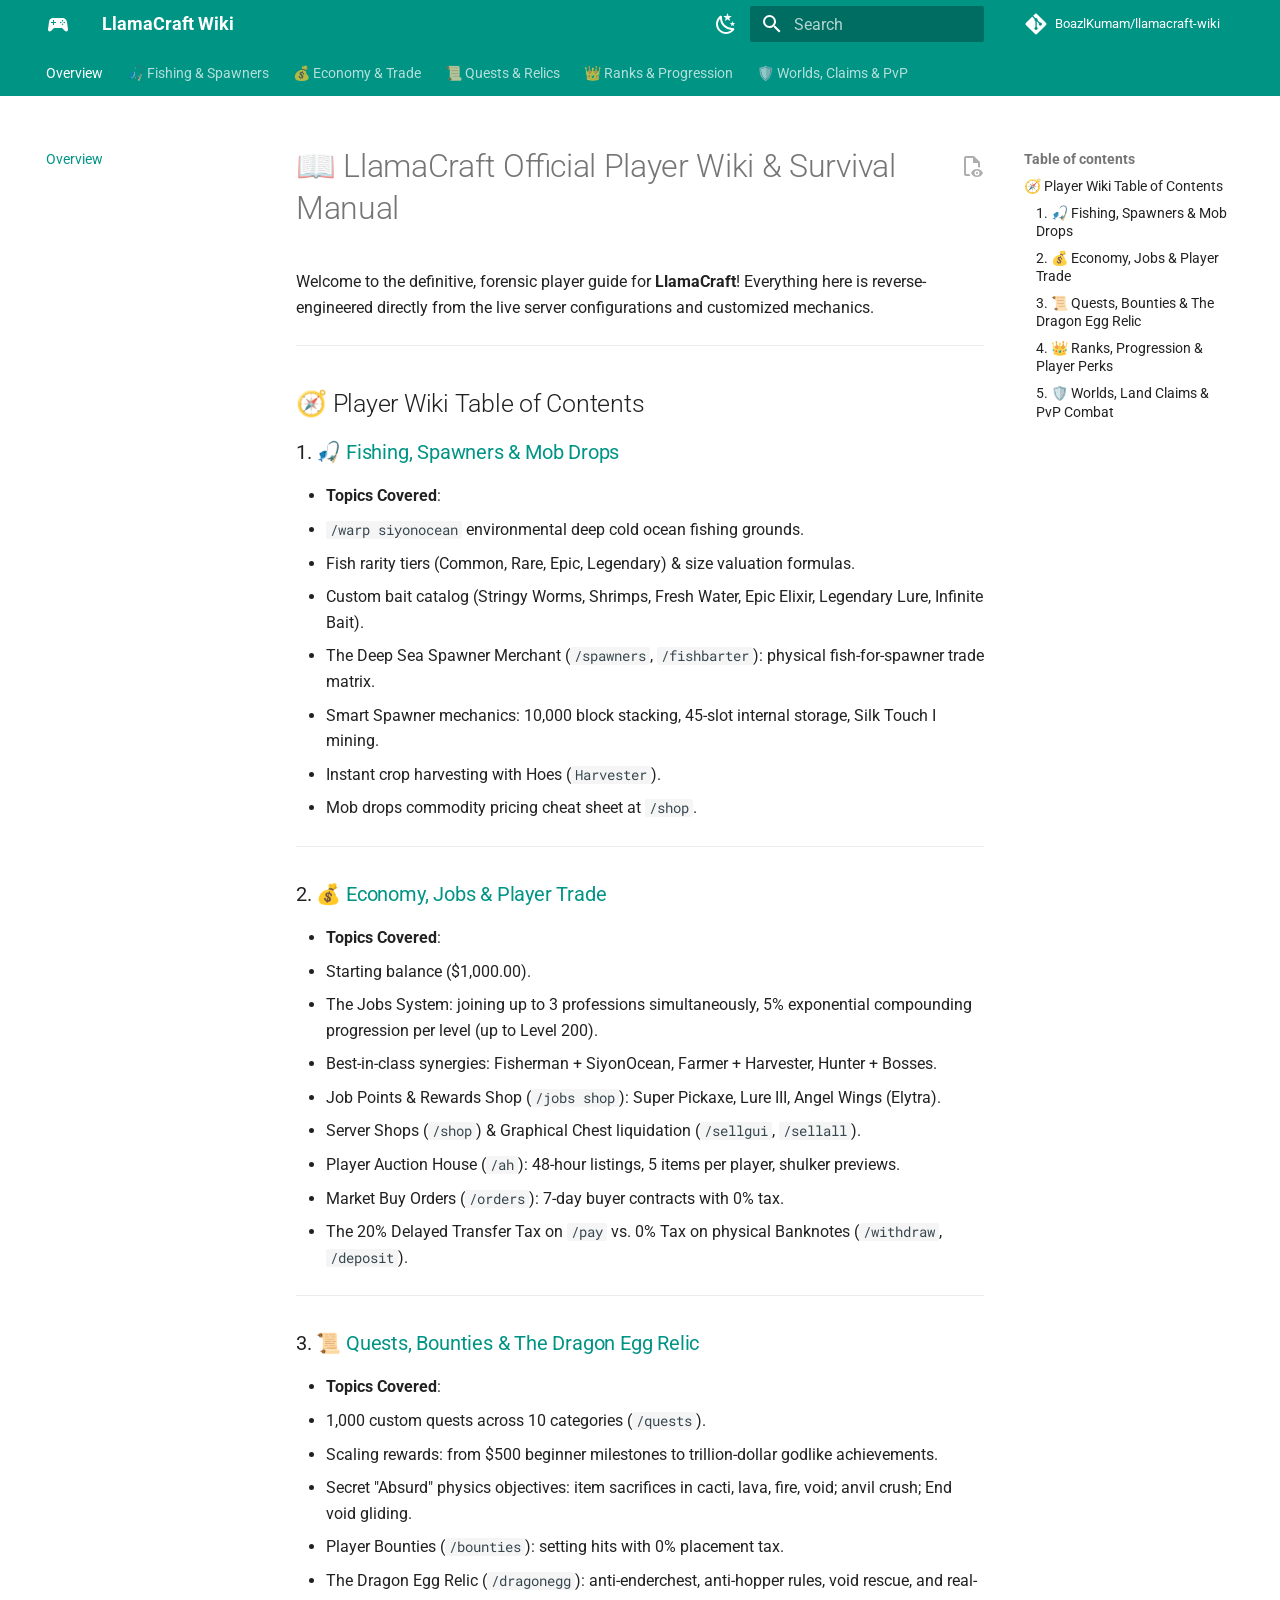
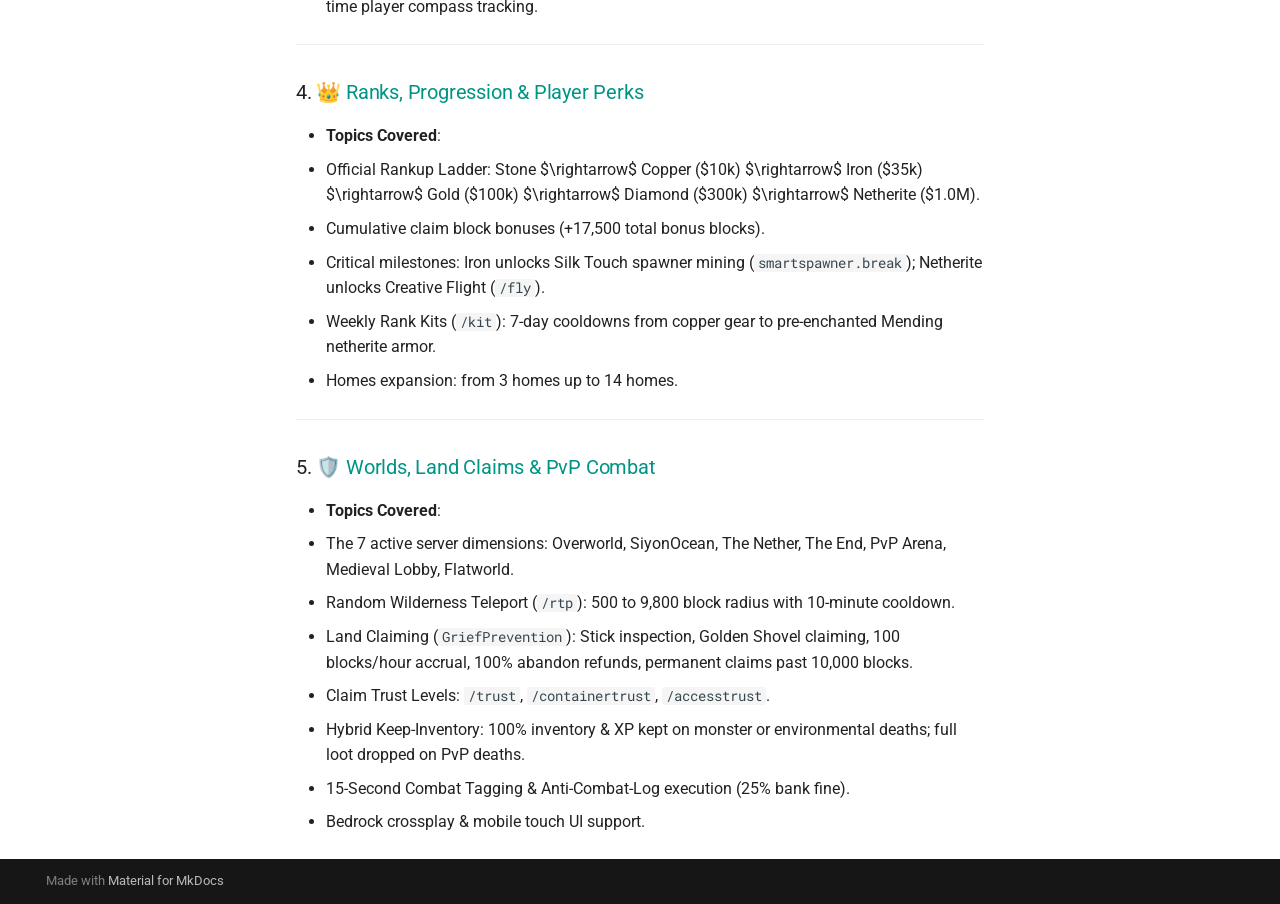
<file: index.html>
<!doctype html>
<html lang="en" class="no-js">
  <head>
    
      <meta charset="utf-8">
      <meta name="viewport" content="width=device-width,initial-scale=1">
      
        <meta name="description" content="The definitive community encyclopedia and gameplay guide for LlamaCraft SMP.">
      
      
        <meta name="author" content="LlamaCraft Community">
      
      
        <link rel="canonical" href="https://boazlkumam.github.io/llamacraft-wiki/">
      
      
      
        <link rel="next" href="gathering-and-spawners/">
      
      
        
      
      
      <link rel="icon" href="assets/images/favicon.png">
      <meta name="generator" content="mkdocs-1.6.1, mkdocs-material-9.7.7">
    
    
      
        <title>LlamaCraft Wiki</title>
      
    
    
      <link rel="stylesheet" href="assets/stylesheets/main.ec1eaa64.min.css">
      
        
        <link rel="stylesheet" href="assets/stylesheets/palette.ab4e12ef.min.css">
      
      


    
    
      
    
    
      
        
        
        <link rel="preconnect" href="https://fonts.gstatic.com" crossorigin>
        <link rel="stylesheet" href="https://fonts.googleapis.com/css?family=Roboto:300,300i,400,400i,700,700i%7CRoboto+Mono:400,400i,700,700i&display=fallback">
        <style>:root{--md-text-font:"Roboto";--md-code-font:"Roboto Mono"}</style>
      
    
    
    <script>__md_scope=new URL(".",location),__md_hash=e=>[...e].reduce(((e,_)=>(e<<5)-e+_.charCodeAt(0)),0),__md_get=(e,_=localStorage,t=__md_scope)=>JSON.parse(_.getItem(t.pathname+"."+e)),__md_set=(e,_,t=localStorage,a=__md_scope)=>{try{t.setItem(a.pathname+"."+e,JSON.stringify(_))}catch(e){}}</script>
    
      

    
    
  </head>
  
  
    
    
      
    
    
    
    
    <body dir="ltr" data-md-color-scheme="default" data-md-color-primary="teal" data-md-color-accent="green">
  
    
    <input class="md-toggle" data-md-toggle="drawer" type="checkbox" id="__drawer" autocomplete="off">
    <input class="md-toggle" data-md-toggle="search" type="checkbox" id="__search" autocomplete="off">
    <label class="md-overlay" for="__drawer"></label>
    <div data-md-component="skip">
      
        
        <a href="#llamacraft-official-player-wiki-survival-manual" class="md-skip">
          Skip to content
        </a>
      
    </div>
    <div data-md-component="announce">
      
    </div>
    
    
      

<header class="md-header" data-md-component="header">
  <nav class="md-header__inner md-grid" aria-label="Header">
    <a href="." title="LlamaCraft Wiki" class="md-header__button md-logo" aria-label="LlamaCraft Wiki" data-md-component="logo">
      
  
  <svg xmlns="http://www.w3.org/2000/svg" viewBox="0 0 24 24"><path d="M7.97 16 5 19c-.33.3-.77.5-1.25.5A1.75 1.75 0 0 1 2 17.75v-.25l1-7.38A4.524 4.524 0 0 1 7.5 6h9c2.36 0 4.29 1.81 4.5 4.12l1 7.38v.25a1.75 1.75 0 0 1-1.75 1.75c-.48 0-.92-.2-1.25-.5l-2.97-3zM7 8v2H5v1h2v2h1v-2h2v-1H8V8zm9.5 0a.75.75 0 0 0-.75.75.75.75 0 0 0 .75.75.75.75 0 0 0 .75-.75.75.75 0 0 0-.75-.75m-1.75 1.75a.75.75 0 0 0-.75.75.75.75 0 0 0 .75.75.75.75 0 0 0 .75-.75.75.75 0 0 0-.75-.75m3.5 0a.75.75 0 0 0-.75.75.75.75 0 0 0 .75.75.75.75 0 0 0 .75-.75.75.75 0 0 0-.75-.75M16.5 11.5a.75.75 0 0 0-.75.75.75.75 0 0 0 .75.75.75.75 0 0 0 .75-.75.75.75 0 0 0-.75-.75"/></svg>

    </a>
    <label class="md-header__button md-icon" for="__drawer">
      
      <svg xmlns="http://www.w3.org/2000/svg" viewBox="0 0 24 24"><path d="M3 6h18v2H3zm0 5h18v2H3zm0 5h18v2H3z"/></svg>
    </label>
    <div class="md-header__title" data-md-component="header-title">
      <div class="md-header__ellipsis">
        <div class="md-header__topic">
          <span class="md-ellipsis">
            LlamaCraft Wiki
          </span>
        </div>
        <div class="md-header__topic" data-md-component="header-topic">
          <span class="md-ellipsis">
            
              Overview
            
          </span>
        </div>
      </div>
    </div>
    
      
        <form class="md-header__option" data-md-component="palette">
  
    
    
    
    <input class="md-option" data-md-color-media="" data-md-color-scheme="default" data-md-color-primary="teal" data-md-color-accent="green"  aria-label="Switch to dark mode"  type="radio" name="__palette" id="__palette_0">
    
      <label class="md-header__button md-icon" title="Switch to dark mode" for="__palette_1" hidden>
        <svg xmlns="http://www.w3.org/2000/svg" viewBox="0 0 24 24"><path d="m17.75 4.09-2.53 1.94.91 3.06-2.63-1.81-2.63 1.81.91-3.06-2.53-1.94L12.44 4l1.06-3 1.06 3zm3.5 6.91-1.64 1.25.59 1.98-1.7-1.17-1.7 1.17.59-1.98L15.75 11l2.06-.05L18.5 9l.69 1.95zm-2.28 4.95c.83-.08 1.72 1.1 1.19 1.85-.32.45-.66.87-1.08 1.27C15.17 23 8.84 23 4.94 19.07c-3.91-3.9-3.91-10.24 0-14.14.4-.4.82-.76 1.27-1.08.75-.53 1.93.36 1.85 1.19-.27 2.86.69 5.83 2.89 8.02a9.96 9.96 0 0 0 8.02 2.89m-1.64 2.02a12.08 12.08 0 0 1-7.8-3.47c-2.17-2.19-3.33-5-3.49-7.82-2.81 3.14-2.7 7.96.31 10.98 3.02 3.01 7.84 3.12 10.98.31"/></svg>
      </label>
    
  
    
    
    
    <input class="md-option" data-md-color-media="" data-md-color-scheme="slate" data-md-color-primary="teal" data-md-color-accent="green"  aria-label="Switch to light mode"  type="radio" name="__palette" id="__palette_1">
    
      <label class="md-header__button md-icon" title="Switch to light mode" for="__palette_0" hidden>
        <svg xmlns="http://www.w3.org/2000/svg" viewBox="0 0 24 24"><path d="M12 7a5 5 0 0 1 5 5 5 5 0 0 1-5 5 5 5 0 0 1-5-5 5 5 0 0 1 5-5m0 2a3 3 0 0 0-3 3 3 3 0 0 0 3 3 3 3 0 0 0 3-3 3 3 0 0 0-3-3m0-7 2.39 3.42C13.65 5.15 12.84 5 12 5s-1.65.15-2.39.42zM3.34 7l4.16-.35A7.2 7.2 0 0 0 5.94 8.5c-.44.74-.69 1.5-.83 2.29zm.02 10 1.76-3.77a7.131 7.131 0 0 0 2.38 4.14zM20.65 7l-1.77 3.79a7.02 7.02 0 0 0-2.38-4.15zm-.01 10-4.14.36c.59-.51 1.12-1.14 1.54-1.86.42-.73.69-1.5.83-2.29zM12 22l-2.41-3.44c.74.27 1.55.44 2.41.44.82 0 1.63-.17 2.37-.44z"/></svg>
      </label>
    
  
</form>
      
    
    
      <script>var palette=__md_get("__palette");if(palette&&palette.color){if("(prefers-color-scheme)"===palette.color.media){var media=matchMedia("(prefers-color-scheme: light)"),input=document.querySelector(media.matches?"[data-md-color-media='(prefers-color-scheme: light)']":"[data-md-color-media='(prefers-color-scheme: dark)']");palette.color.media=input.getAttribute("data-md-color-media"),palette.color.scheme=input.getAttribute("data-md-color-scheme"),palette.color.primary=input.getAttribute("data-md-color-primary"),palette.color.accent=input.getAttribute("data-md-color-accent")}for(var[key,value]of Object.entries(palette.color))document.body.setAttribute("data-md-color-"+key,value)}</script>
    
    
    
      
      
        <label class="md-header__button md-icon" for="__search">
          
          <svg xmlns="http://www.w3.org/2000/svg" viewBox="0 0 24 24"><path d="M9.5 3A6.5 6.5 0 0 1 16 9.5c0 1.61-.59 3.09-1.56 4.23l.27.27h.79l5 5-1.5 1.5-5-5v-.79l-.27-.27A6.52 6.52 0 0 1 9.5 16 6.5 6.5 0 0 1 3 9.5 6.5 6.5 0 0 1 9.5 3m0 2C7 5 5 7 5 9.5S7 14 9.5 14 14 12 14 9.5 12 5 9.5 5"/></svg>
        </label>
        <div class="md-search" data-md-component="search" role="dialog">
  <label class="md-search__overlay" for="__search"></label>
  <div class="md-search__inner" role="search">
    <form class="md-search__form" name="search">
      <input type="text" class="md-search__input" name="query" aria-label="Search" placeholder="Search" autocapitalize="off" autocorrect="off" autocomplete="off" spellcheck="false" data-md-component="search-query" required>
      <label class="md-search__icon md-icon" for="__search">
        
        <svg xmlns="http://www.w3.org/2000/svg" viewBox="0 0 24 24"><path d="M9.5 3A6.5 6.5 0 0 1 16 9.5c0 1.61-.59 3.09-1.56 4.23l.27.27h.79l5 5-1.5 1.5-5-5v-.79l-.27-.27A6.52 6.52 0 0 1 9.5 16 6.5 6.5 0 0 1 3 9.5 6.5 6.5 0 0 1 9.5 3m0 2C7 5 5 7 5 9.5S7 14 9.5 14 14 12 14 9.5 12 5 9.5 5"/></svg>
        
        <svg xmlns="http://www.w3.org/2000/svg" viewBox="0 0 24 24"><path d="M20 11v2H8l5.5 5.5-1.42 1.42L4.16 12l7.92-7.92L13.5 5.5 8 11z"/></svg>
      </label>
      <nav class="md-search__options" aria-label="Search">
        
          <a href="javascript:void(0)" class="md-search__icon md-icon" title="Share" aria-label="Share" data-clipboard data-clipboard-text="" data-md-component="search-share" tabindex="-1">
            
            <svg xmlns="http://www.w3.org/2000/svg" viewBox="0 0 24 24"><path d="M18 16.08c-.76 0-1.44.3-1.96.77L8.91 12.7c.05-.23.09-.46.09-.7s-.04-.47-.09-.7l7.05-4.11c.54.5 1.25.81 2.04.81a3 3 0 0 0 3-3 3 3 0 0 0-3-3 3 3 0 0 0-3 3c0 .24.04.47.09.7L8.04 9.81C7.5 9.31 6.79 9 6 9a3 3 0 0 0-3 3 3 3 0 0 0 3 3c.79 0 1.5-.31 2.04-.81l7.12 4.15c-.05.21-.08.43-.08.66 0 1.61 1.31 2.91 2.92 2.91s2.92-1.3 2.92-2.91A2.92 2.92 0 0 0 18 16.08"/></svg>
          </a>
        
        <button type="reset" class="md-search__icon md-icon" title="Clear" aria-label="Clear" tabindex="-1">
          
          <svg xmlns="http://www.w3.org/2000/svg" viewBox="0 0 24 24"><path d="M19 6.41 17.59 5 12 10.59 6.41 5 5 6.41 10.59 12 5 17.59 6.41 19 12 13.41 17.59 19 19 17.59 13.41 12z"/></svg>
        </button>
      </nav>
      
        <div class="md-search__suggest" data-md-component="search-suggest"></div>
      
    </form>
    <div class="md-search__output">
      <div class="md-search__scrollwrap" tabindex="0" data-md-scrollfix>
        <div class="md-search-result" data-md-component="search-result">
          <div class="md-search-result__meta">
            Initializing search
          </div>
          <ol class="md-search-result__list" role="presentation"></ol>
        </div>
      </div>
    </div>
  </div>
</div>
      
    
    
      <div class="md-header__source">
        <a href="https://github.com/BoazlKumam/llamacraft-wiki" title="Go to repository" class="md-source" data-md-component="source">
  <div class="md-source__icon md-icon">
    
    <svg xmlns="http://www.w3.org/2000/svg" viewBox="0 0 448 512"><!--! Font Awesome Free 7.1.0 by @fontawesome - https://fontawesome.com License - https://fontawesome.com/license/free (Icons: CC BY 4.0, Fonts: SIL OFL 1.1, Code: MIT License) Copyright 2025 Fonticons, Inc.--><path d="M439.6 236.1 244 40.5c-5.4-5.5-12.8-8.5-20.4-8.5s-15 3-20.4 8.4L162.5 81l51.5 51.5c27.1-9.1 52.7 16.8 43.4 43.7l49.7 49.7c34.2-11.8 61.2 31 35.5 56.7-26.5 26.5-70.2-2.9-56-37.3L240.3 199v121.9c25.3 12.5 22.3 41.8 9.1 55-6.4 6.4-15.2 10.1-24.3 10.1s-17.8-3.6-24.3-10.1c-17.6-17.6-11.1-46.9 11.2-56v-123c-20.8-8.5-24.6-30.7-18.6-45L142.6 101 8.5 235.1C3 240.6 0 247.9 0 255.5s3 15 8.5 20.4l195.6 195.7c5.4 5.4 12.7 8.4 20.4 8.4s15-3 20.4-8.4l194.7-194.7c5.4-5.4 8.4-12.8 8.4-20.4s-3-15-8.4-20.4"/></svg>
  </div>
  <div class="md-source__repository">
    BoazlKumam/llamacraft-wiki
  </div>
</a>
      </div>
    
  </nav>
  
</header>
    
    <div class="md-container" data-md-component="container">
      
      
        
          
            
<nav class="md-tabs" aria-label="Tabs" data-md-component="tabs">
  <div class="md-grid">
    <ul class="md-tabs__list">
      
        
  
  
  
    
  
  
    <li class="md-tabs__item md-tabs__item--active">
      <a href="." class="md-tabs__link">
        
  
  
    
  
  Overview

      </a>
    </li>
  

      
        
  
  
  
  
    <li class="md-tabs__item">
      <a href="gathering-and-spawners/" class="md-tabs__link">
        
  
  
    
  
  🎣 Fishing & Spawners

      </a>
    </li>
  

      
        
  
  
  
  
    <li class="md-tabs__item">
      <a href="economy-and-trade/" class="md-tabs__link">
        
  
  
    
  
  💰 Economy & Trade

      </a>
    </li>
  

      
        
  
  
  
  
    <li class="md-tabs__item">
      <a href="quests-and-events/" class="md-tabs__link">
        
  
  
    
  
  📜 Quests & Relics

      </a>
    </li>
  

      
        
  
  
  
  
    <li class="md-tabs__item">
      <a href="ranks-and-progression/" class="md-tabs__link">
        
  
  
    
  
  👑 Ranks & Progression

      </a>
    </li>
  

      
        
  
  
  
  
    <li class="md-tabs__item">
      <a href="worlds-claims-and-pvp/" class="md-tabs__link">
        
  
  
    
  
  🛡️ Worlds, Claims & PvP

      </a>
    </li>
  

      
    </ul>
  </div>
</nav>
          
        
      
      <main class="md-main" data-md-component="main">
        <div class="md-main__inner md-grid">
          
            
              
              <div class="md-sidebar md-sidebar--primary" data-md-component="sidebar" data-md-type="navigation" >
                <div class="md-sidebar__scrollwrap">
                  <div class="md-sidebar__inner">
                    


  


<nav class="md-nav md-nav--primary md-nav--lifted" aria-label="Navigation" data-md-level="0">
  <label class="md-nav__title" for="__drawer">
    <a href="." title="LlamaCraft Wiki" class="md-nav__button md-logo" aria-label="LlamaCraft Wiki" data-md-component="logo">
      
  
  <svg xmlns="http://www.w3.org/2000/svg" viewBox="0 0 24 24"><path d="M7.97 16 5 19c-.33.3-.77.5-1.25.5A1.75 1.75 0 0 1 2 17.75v-.25l1-7.38A4.524 4.524 0 0 1 7.5 6h9c2.36 0 4.29 1.81 4.5 4.12l1 7.38v.25a1.75 1.75 0 0 1-1.75 1.75c-.48 0-.92-.2-1.25-.5l-2.97-3zM7 8v2H5v1h2v2h1v-2h2v-1H8V8zm9.5 0a.75.75 0 0 0-.75.75.75.75 0 0 0 .75.75.75.75 0 0 0 .75-.75.75.75 0 0 0-.75-.75m-1.75 1.75a.75.75 0 0 0-.75.75.75.75 0 0 0 .75.75.75.75 0 0 0 .75-.75.75.75 0 0 0-.75-.75m3.5 0a.75.75 0 0 0-.75.75.75.75 0 0 0 .75.75.75.75 0 0 0 .75-.75.75.75 0 0 0-.75-.75M16.5 11.5a.75.75 0 0 0-.75.75.75.75 0 0 0 .75.75.75.75 0 0 0 .75-.75.75.75 0 0 0-.75-.75"/></svg>

    </a>
    LlamaCraft Wiki
  </label>
  
    <div class="md-nav__source">
      <a href="https://github.com/BoazlKumam/llamacraft-wiki" title="Go to repository" class="md-source" data-md-component="source">
  <div class="md-source__icon md-icon">
    
    <svg xmlns="http://www.w3.org/2000/svg" viewBox="0 0 448 512"><!--! Font Awesome Free 7.1.0 by @fontawesome - https://fontawesome.com License - https://fontawesome.com/license/free (Icons: CC BY 4.0, Fonts: SIL OFL 1.1, Code: MIT License) Copyright 2025 Fonticons, Inc.--><path d="M439.6 236.1 244 40.5c-5.4-5.5-12.8-8.5-20.4-8.5s-15 3-20.4 8.4L162.5 81l51.5 51.5c27.1-9.1 52.7 16.8 43.4 43.7l49.7 49.7c34.2-11.8 61.2 31 35.5 56.7-26.5 26.5-70.2-2.9-56-37.3L240.3 199v121.9c25.3 12.5 22.3 41.8 9.1 55-6.4 6.4-15.2 10.1-24.3 10.1s-17.8-3.6-24.3-10.1c-17.6-17.6-11.1-46.9 11.2-56v-123c-20.8-8.5-24.6-30.7-18.6-45L142.6 101 8.5 235.1C3 240.6 0 247.9 0 255.5s3 15 8.5 20.4l195.6 195.7c5.4 5.4 12.7 8.4 20.4 8.4s15-3 20.4-8.4l194.7-194.7c5.4-5.4 8.4-12.8 8.4-20.4s-3-15-8.4-20.4"/></svg>
  </div>
  <div class="md-source__repository">
    BoazlKumam/llamacraft-wiki
  </div>
</a>
    </div>
  
  <ul class="md-nav__list" data-md-scrollfix>
    
      
      
  
  
    
  
  
  
    <li class="md-nav__item md-nav__item--active">
      
      <input class="md-nav__toggle md-toggle" type="checkbox" id="__toc">
      
      
        
      
      
        <label class="md-nav__link md-nav__link--active" for="__toc">
          
  
  
  <span class="md-ellipsis">
    
  
    Overview
  

    
  </span>
  
  

          <span class="md-nav__icon md-icon"></span>
        </label>
      
      <a href="." class="md-nav__link md-nav__link--active">
        
  
  
  <span class="md-ellipsis">
    
  
    Overview
  

    
  </span>
  
  

      </a>
      
        

<nav class="md-nav md-nav--secondary" aria-label="Table of contents">
  
  
  
    
  
  
    <label class="md-nav__title" for="__toc">
      <span class="md-nav__icon md-icon"></span>
      Table of contents
    </label>
    <ul class="md-nav__list" data-md-component="toc" data-md-scrollfix>
      
        <li class="md-nav__item">
  <a href="#player-wiki-table-of-contents" class="md-nav__link">
    <span class="md-ellipsis">
      
        🧭 Player Wiki Table of Contents
      
    </span>
  </a>
  
    <nav class="md-nav" aria-label="🧭 Player Wiki Table of Contents">
      <ul class="md-nav__list">
        
          <li class="md-nav__item">
  <a href="#1-fishing-spawners-mob-drops" class="md-nav__link">
    <span class="md-ellipsis">
      
        1. 🎣 Fishing, Spawners &amp; Mob Drops
      
    </span>
  </a>
  
</li>
        
          <li class="md-nav__item">
  <a href="#2-economy-jobs-player-trade" class="md-nav__link">
    <span class="md-ellipsis">
      
        2. 💰 Economy, Jobs &amp; Player Trade
      
    </span>
  </a>
  
</li>
        
          <li class="md-nav__item">
  <a href="#3-quests-bounties-the-dragon-egg-relic" class="md-nav__link">
    <span class="md-ellipsis">
      
        3. 📜 Quests, Bounties &amp; The Dragon Egg Relic
      
    </span>
  </a>
  
</li>
        
          <li class="md-nav__item">
  <a href="#4-ranks-progression-player-perks" class="md-nav__link">
    <span class="md-ellipsis">
      
        4. 👑 Ranks, Progression &amp; Player Perks
      
    </span>
  </a>
  
</li>
        
          <li class="md-nav__item">
  <a href="#5-worlds-land-claims-pvp-combat" class="md-nav__link">
    <span class="md-ellipsis">
      
        5. 🛡️ Worlds, Land Claims &amp; PvP Combat
      
    </span>
  </a>
  
</li>
        
      </ul>
    </nav>
  
</li>
      
    </ul>
  
</nav>
      
    </li>
  

    
      
      
  
  
  
  
    <li class="md-nav__item">
      <a href="gathering-and-spawners/" class="md-nav__link">
        
  
  
  <span class="md-ellipsis">
    
  
    🎣 Fishing & Spawners
  

    
  </span>
  
  

      </a>
    </li>
  

    
      
      
  
  
  
  
    <li class="md-nav__item">
      <a href="economy-and-trade/" class="md-nav__link">
        
  
  
  <span class="md-ellipsis">
    
  
    💰 Economy & Trade
  

    
  </span>
  
  

      </a>
    </li>
  

    
      
      
  
  
  
  
    <li class="md-nav__item">
      <a href="quests-and-events/" class="md-nav__link">
        
  
  
  <span class="md-ellipsis">
    
  
    📜 Quests & Relics
  

    
  </span>
  
  

      </a>
    </li>
  

    
      
      
  
  
  
  
    <li class="md-nav__item">
      <a href="ranks-and-progression/" class="md-nav__link">
        
  
  
  <span class="md-ellipsis">
    
  
    👑 Ranks & Progression
  

    
  </span>
  
  

      </a>
    </li>
  

    
      
      
  
  
  
  
    <li class="md-nav__item">
      <a href="worlds-claims-and-pvp/" class="md-nav__link">
        
  
  
  <span class="md-ellipsis">
    
  
    🛡️ Worlds, Claims & PvP
  

    
  </span>
  
  

      </a>
    </li>
  

    
  </ul>
</nav>
                  </div>
                </div>
              </div>
            
            
              
              <div class="md-sidebar md-sidebar--secondary" data-md-component="sidebar" data-md-type="toc" >
                <div class="md-sidebar__scrollwrap">
                  <div class="md-sidebar__inner">
                    

<nav class="md-nav md-nav--secondary" aria-label="Table of contents">
  
  
  
    
  
  
    <label class="md-nav__title" for="__toc">
      <span class="md-nav__icon md-icon"></span>
      Table of contents
    </label>
    <ul class="md-nav__list" data-md-component="toc" data-md-scrollfix>
      
        <li class="md-nav__item">
  <a href="#player-wiki-table-of-contents" class="md-nav__link">
    <span class="md-ellipsis">
      
        🧭 Player Wiki Table of Contents
      
    </span>
  </a>
  
    <nav class="md-nav" aria-label="🧭 Player Wiki Table of Contents">
      <ul class="md-nav__list">
        
          <li class="md-nav__item">
  <a href="#1-fishing-spawners-mob-drops" class="md-nav__link">
    <span class="md-ellipsis">
      
        1. 🎣 Fishing, Spawners &amp; Mob Drops
      
    </span>
  </a>
  
</li>
        
          <li class="md-nav__item">
  <a href="#2-economy-jobs-player-trade" class="md-nav__link">
    <span class="md-ellipsis">
      
        2. 💰 Economy, Jobs &amp; Player Trade
      
    </span>
  </a>
  
</li>
        
          <li class="md-nav__item">
  <a href="#3-quests-bounties-the-dragon-egg-relic" class="md-nav__link">
    <span class="md-ellipsis">
      
        3. 📜 Quests, Bounties &amp; The Dragon Egg Relic
      
    </span>
  </a>
  
</li>
        
          <li class="md-nav__item">
  <a href="#4-ranks-progression-player-perks" class="md-nav__link">
    <span class="md-ellipsis">
      
        4. 👑 Ranks, Progression &amp; Player Perks
      
    </span>
  </a>
  
</li>
        
          <li class="md-nav__item">
  <a href="#5-worlds-land-claims-pvp-combat" class="md-nav__link">
    <span class="md-ellipsis">
      
        5. 🛡️ Worlds, Land Claims &amp; PvP Combat
      
    </span>
  </a>
  
</li>
        
      </ul>
    </nav>
  
</li>
      
    </ul>
  
</nav>
                  </div>
                </div>
              </div>
            
          
          
            <div class="md-content" data-md-component="content">
              
              <article class="md-content__inner md-typeset">
                
                  


  
  
    
      
    
    <a href="https://github.com/BoazlKumam/llamacraft-wiki/raw/main/docs/index.md" title="View source of this page" class="md-content__button md-icon">
      
      <svg xmlns="http://www.w3.org/2000/svg" viewBox="0 0 24 24"><path d="M17 18c.56 0 1 .44 1 1s-.44 1-1 1-1-.44-1-1 .44-1 1-1m0-3c-2.73 0-5.06 1.66-6 4 .94 2.34 3.27 4 6 4s5.06-1.66 6-4c-.94-2.34-3.27-4-6-4m0 6.5a2.5 2.5 0 0 1-2.5-2.5 2.5 2.5 0 0 1 2.5-2.5 2.5 2.5 0 0 1 2.5 2.5 2.5 2.5 0 0 1-2.5 2.5M9.27 20H6V4h7v5h5v4.07c.7.08 1.36.25 2 .49V8l-6-6H6a2 2 0 0 0-2 2v16a2 2 0 0 0 2 2h4.5a8.2 8.2 0 0 1-1.23-2"/></svg>
    </a>
  


<h1 id="llamacraft-official-player-wiki-survival-manual">📖 LlamaCraft Official Player Wiki &amp; Survival Manual<a class="headerlink" href="#llamacraft-official-player-wiki-survival-manual" title="Permanent link">&para;</a></h1>
<p>Welcome to the definitive, forensic player guide for <strong>LlamaCraft</strong>! Everything here is reverse-engineered directly from the live server configurations and customized mechanics.</p>
<hr />
<h2 id="player-wiki-table-of-contents">🧭 Player Wiki Table of Contents<a class="headerlink" href="#player-wiki-table-of-contents" title="Permanent link">&para;</a></h2>
<h3 id="1-fishing-spawners-mob-drops">1. <a href="gathering-and-spawners/">🎣 Fishing, Spawners &amp; Mob Drops</a><a class="headerlink" href="#1-fishing-spawners-mob-drops" title="Permanent link">&para;</a></h3>
<ul>
<li><strong>Topics Covered</strong>:</li>
<li><code>/warp siyonocean</code> environmental deep cold ocean fishing grounds.</li>
<li>Fish rarity tiers (Common, Rare, Epic, Legendary) &amp; size valuation formulas.</li>
<li>Custom bait catalog (Stringy Worms, Shrimps, Fresh Water, Epic Elixir, Legendary Lure, Infinite Bait).</li>
<li>The Deep Sea Spawner Merchant (<code>/spawners</code>, <code>/fishbarter</code>): physical fish-for-spawner trade matrix.</li>
<li>Smart Spawner mechanics: 10,000 block stacking, 45-slot internal storage, Silk Touch I mining.</li>
<li>Instant crop harvesting with Hoes (<code>Harvester</code>).</li>
<li>Mob drops commodity pricing cheat sheet at <code>/shop</code>.</li>
</ul>
<hr />
<h3 id="2-economy-jobs-player-trade">2. <a href="economy-and-trade/">💰 Economy, Jobs &amp; Player Trade</a><a class="headerlink" href="#2-economy-jobs-player-trade" title="Permanent link">&para;</a></h3>
<ul>
<li><strong>Topics Covered</strong>:</li>
<li>Starting balance ($1,000.00).</li>
<li>The Jobs System: joining up to 3 professions simultaneously, 5% exponential compounding progression per level (up to Level 200).</li>
<li>Best-in-class synergies: Fisherman + SiyonOcean, Farmer + Harvester, Hunter + Bosses.</li>
<li>Job Points &amp; Rewards Shop (<code>/jobs shop</code>): Super Pickaxe, Lure III, Angel Wings (Elytra).</li>
<li>Server Shops (<code>/shop</code>) &amp; Graphical Chest liquidation (<code>/sellgui</code>, <code>/sellall</code>).</li>
<li>Player Auction House (<code>/ah</code>): 48-hour listings, 5 items per player, shulker previews.</li>
<li>Market Buy Orders (<code>/orders</code>): 7-day buyer contracts with 0% tax.</li>
<li>The 20% Delayed Transfer Tax on <code>/pay</code> vs. 0% Tax on physical Banknotes (<code>/withdraw</code>, <code>/deposit</code>).</li>
</ul>
<hr />
<h3 id="3-quests-bounties-the-dragon-egg-relic">3. <a href="quests-and-events/">📜 Quests, Bounties &amp; The Dragon Egg Relic</a><a class="headerlink" href="#3-quests-bounties-the-dragon-egg-relic" title="Permanent link">&para;</a></h3>
<ul>
<li><strong>Topics Covered</strong>:</li>
<li>1,000 custom quests across 10 categories (<code>/quests</code>).</li>
<li>Scaling rewards: from $500 beginner milestones to trillion-dollar godlike achievements.</li>
<li>Secret "Absurd" physics objectives: item sacrifices in cacti, lava, fire, void; anvil crush; End void gliding.</li>
<li>Player Bounties (<code>/bounties</code>): setting hits with 0% placement tax.</li>
<li>The Dragon Egg Relic (<code>/dragonegg</code>): anti-enderchest, anti-hopper rules, void rescue, and real-time player compass tracking.</li>
</ul>
<hr />
<h3 id="4-ranks-progression-player-perks">4. <a href="ranks-and-progression/">👑 Ranks, Progression &amp; Player Perks</a><a class="headerlink" href="#4-ranks-progression-player-perks" title="Permanent link">&para;</a></h3>
<ul>
<li><strong>Topics Covered</strong>:</li>
<li>Official Rankup Ladder: Stone $\rightarrow$ Copper ($10k) $\rightarrow$ Iron ($35k) $\rightarrow$ Gold ($100k) $\rightarrow$ Diamond ($300k) $\rightarrow$ Netherite ($1.0M).</li>
<li>Cumulative claim block bonuses (+17,500 total bonus blocks).</li>
<li>Critical milestones: Iron unlocks Silk Touch spawner mining (<code>smartspawner.break</code>); Netherite unlocks Creative Flight (<code>/fly</code>).</li>
<li>Weekly Rank Kits (<code>/kit</code>): 7-day cooldowns from copper gear to pre-enchanted Mending netherite armor.</li>
<li>Homes expansion: from 3 homes up to 14 homes.</li>
</ul>
<hr />
<h3 id="5-worlds-land-claims-pvp-combat">5. <a href="worlds-claims-and-pvp/">🛡️ Worlds, Land Claims &amp; PvP Combat</a><a class="headerlink" href="#5-worlds-land-claims-pvp-combat" title="Permanent link">&para;</a></h3>
<ul>
<li><strong>Topics Covered</strong>:</li>
<li>The 7 active server dimensions: Overworld, SiyonOcean, The Nether, The End, PvP Arena, Medieval Lobby, Flatworld.</li>
<li>Random Wilderness Teleport (<code>/rtp</code>): 500 to 9,800 block radius with 10-minute cooldown.</li>
<li>Land Claiming (<code>GriefPrevention</code>): Stick inspection, Golden Shovel claiming, 100 blocks/hour accrual, 100% abandon refunds, permanent claims past 10,000 blocks.</li>
<li>Claim Trust Levels: <code>/trust</code>, <code>/containertrust</code>, <code>/accesstrust</code>.</li>
<li>Hybrid Keep-Inventory: 100% inventory &amp; XP kept on monster or environmental deaths; full loot dropped on PvP deaths.</li>
<li>15-Second Combat Tagging &amp; Anti-Combat-Log execution (25% bank fine).</li>
<li>Bedrock crossplay &amp; mobile touch UI support.</li>
</ul>












                
              </article>
            </div>
          
          
<script>var target=document.getElementById(location.hash.slice(1));target&&target.name&&(target.checked=target.name.startsWith("__tabbed_"))</script>
        </div>
        
          <button type="button" class="md-top md-icon" data-md-component="top" hidden>
  
  <svg xmlns="http://www.w3.org/2000/svg" viewBox="0 0 24 24"><path d="M13 20h-2V8l-5.5 5.5-1.42-1.42L12 4.16l7.92 7.92-1.42 1.42L13 8z"/></svg>
  Back to top
</button>
        
      </main>
      
        <footer class="md-footer">
  
  <div class="md-footer-meta md-typeset">
    <div class="md-footer-meta__inner md-grid">
      <div class="md-copyright">
  
  
    Made with
    <a href="https://squidfunk.github.io/mkdocs-material/" target="_blank" rel="noopener">
      Material for MkDocs
    </a>
  
</div>
      
    </div>
  </div>
</footer>
      
    </div>
    <div class="md-dialog" data-md-component="dialog">
      <div class="md-dialog__inner md-typeset"></div>
    </div>
    
    
    
      
      
      <script id="__config" type="application/json">{"annotate": null, "base": ".", "features": ["navigation.instant", "navigation.tracking", "navigation.tabs", "navigation.sections", "navigation.top", "search.suggest", "search.highlight", "search.share", "content.code.copy", "content.action.view"], "search": "assets/javascripts/workers/search.2c215733.min.js", "tags": null, "translations": {"clipboard.copied": "Copied to clipboard", "clipboard.copy": "Copy to clipboard", "search.result.more.one": "1 more on this page", "search.result.more.other": "# more on this page", "search.result.none": "No matching documents", "search.result.one": "1 matching document", "search.result.other": "# matching documents", "search.result.placeholder": "Type to start searching", "search.result.term.missing": "Missing", "select.version": "Select version"}, "version": null}</script>
    
    
      <script src="assets/javascripts/bundle.d7400e89.min.js"></script>
      
    
  </body>
</html>
</file>
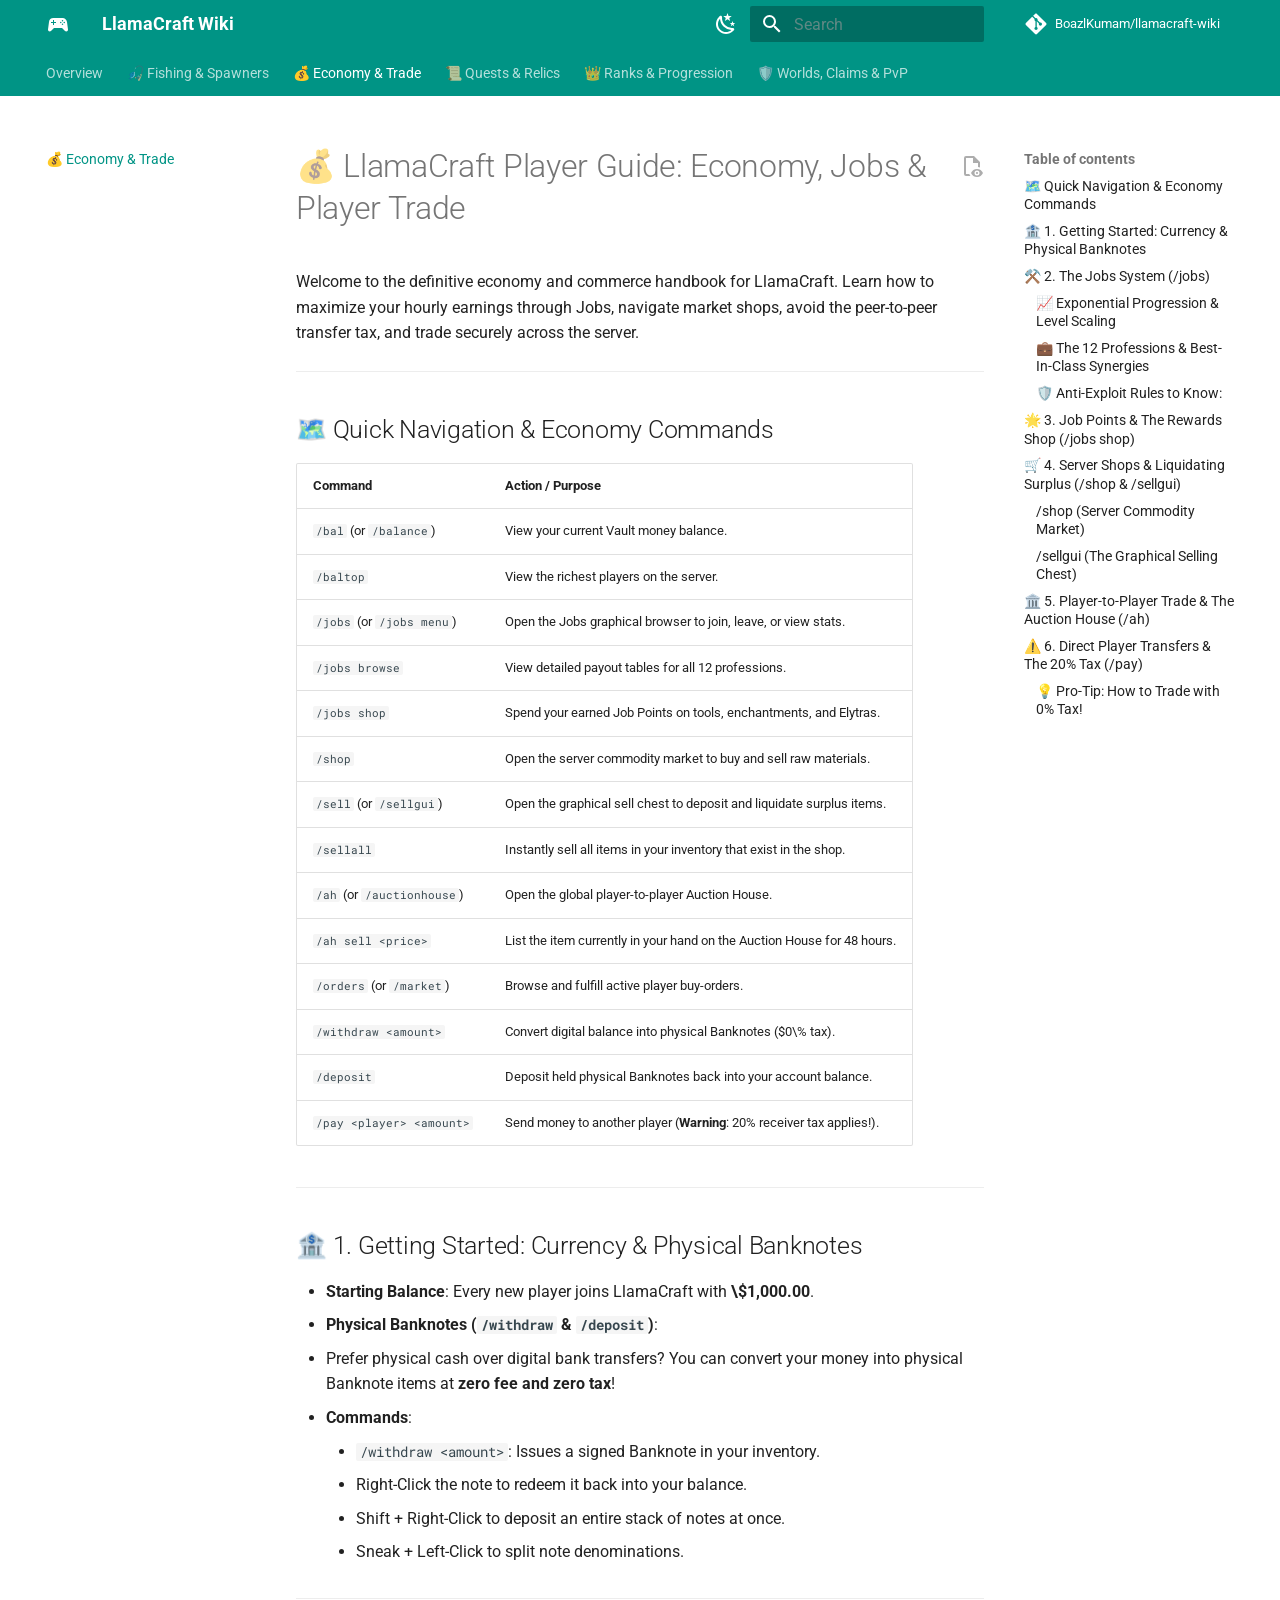
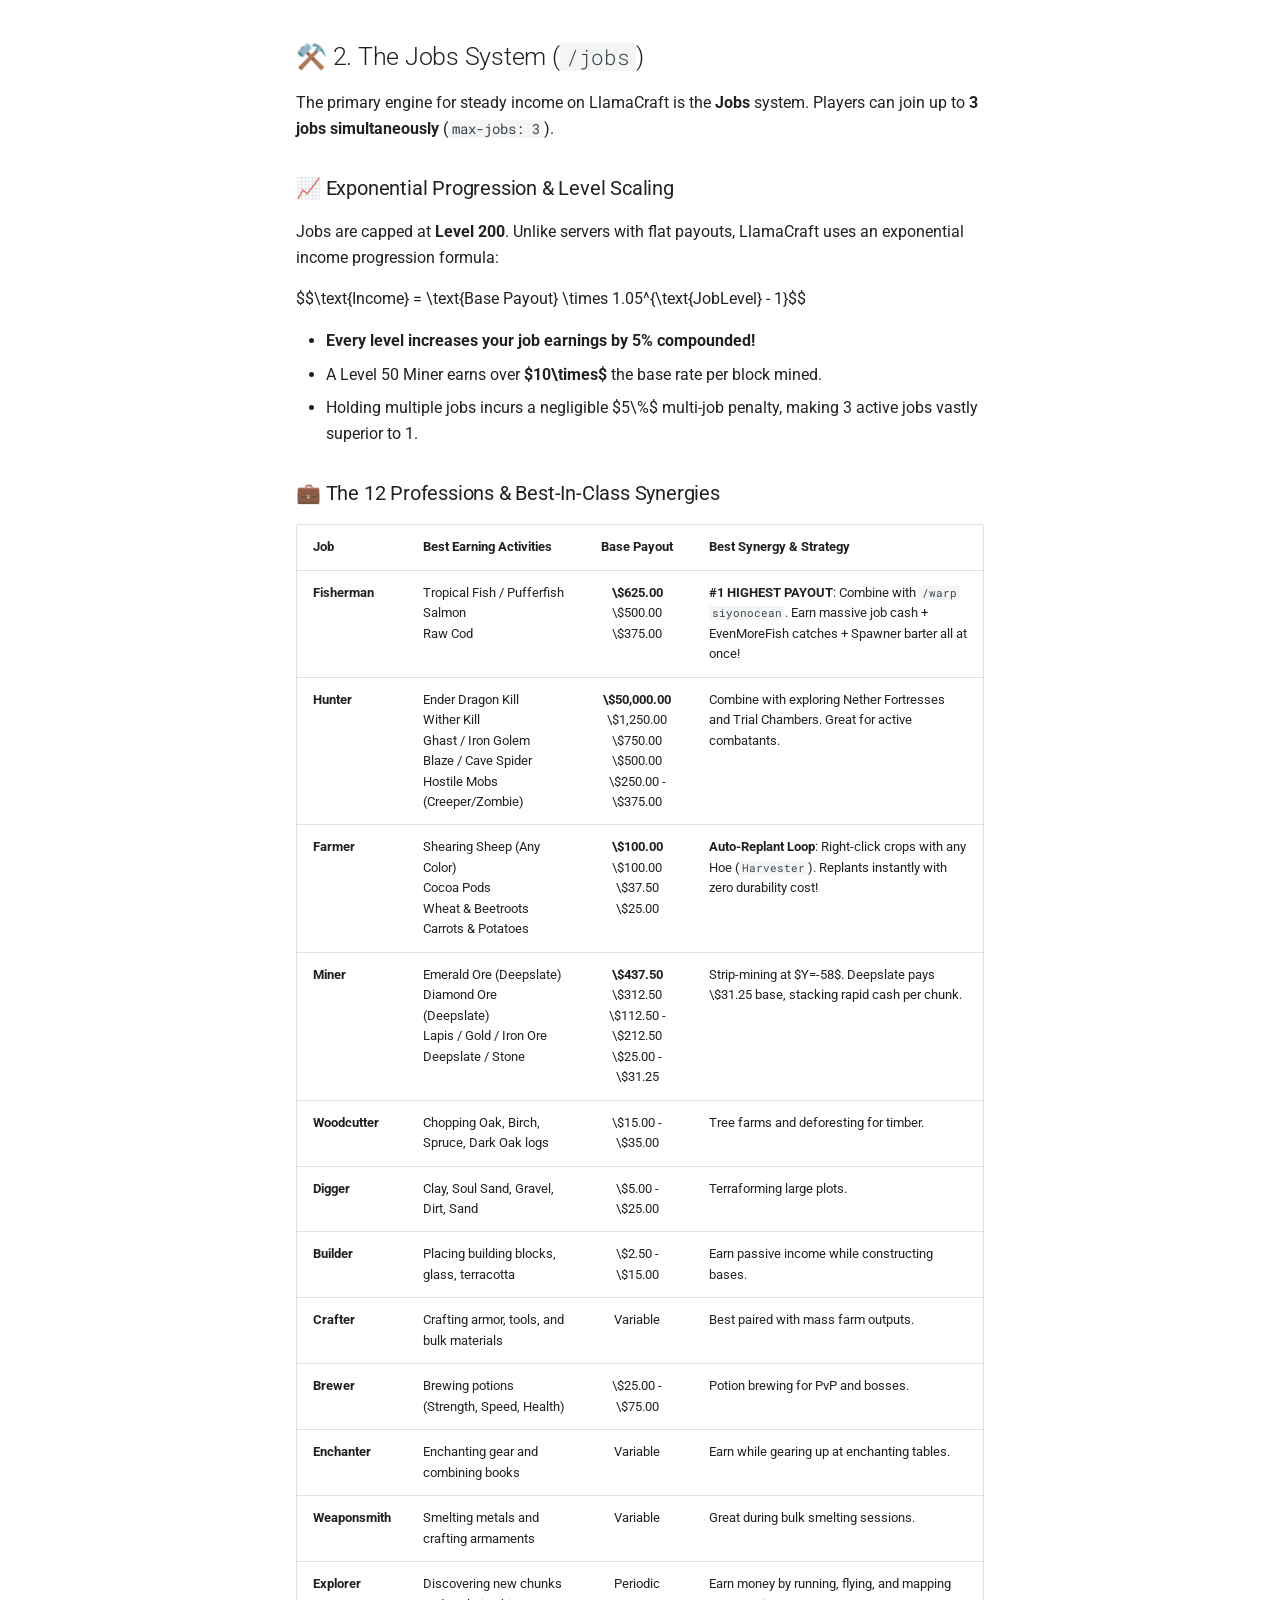
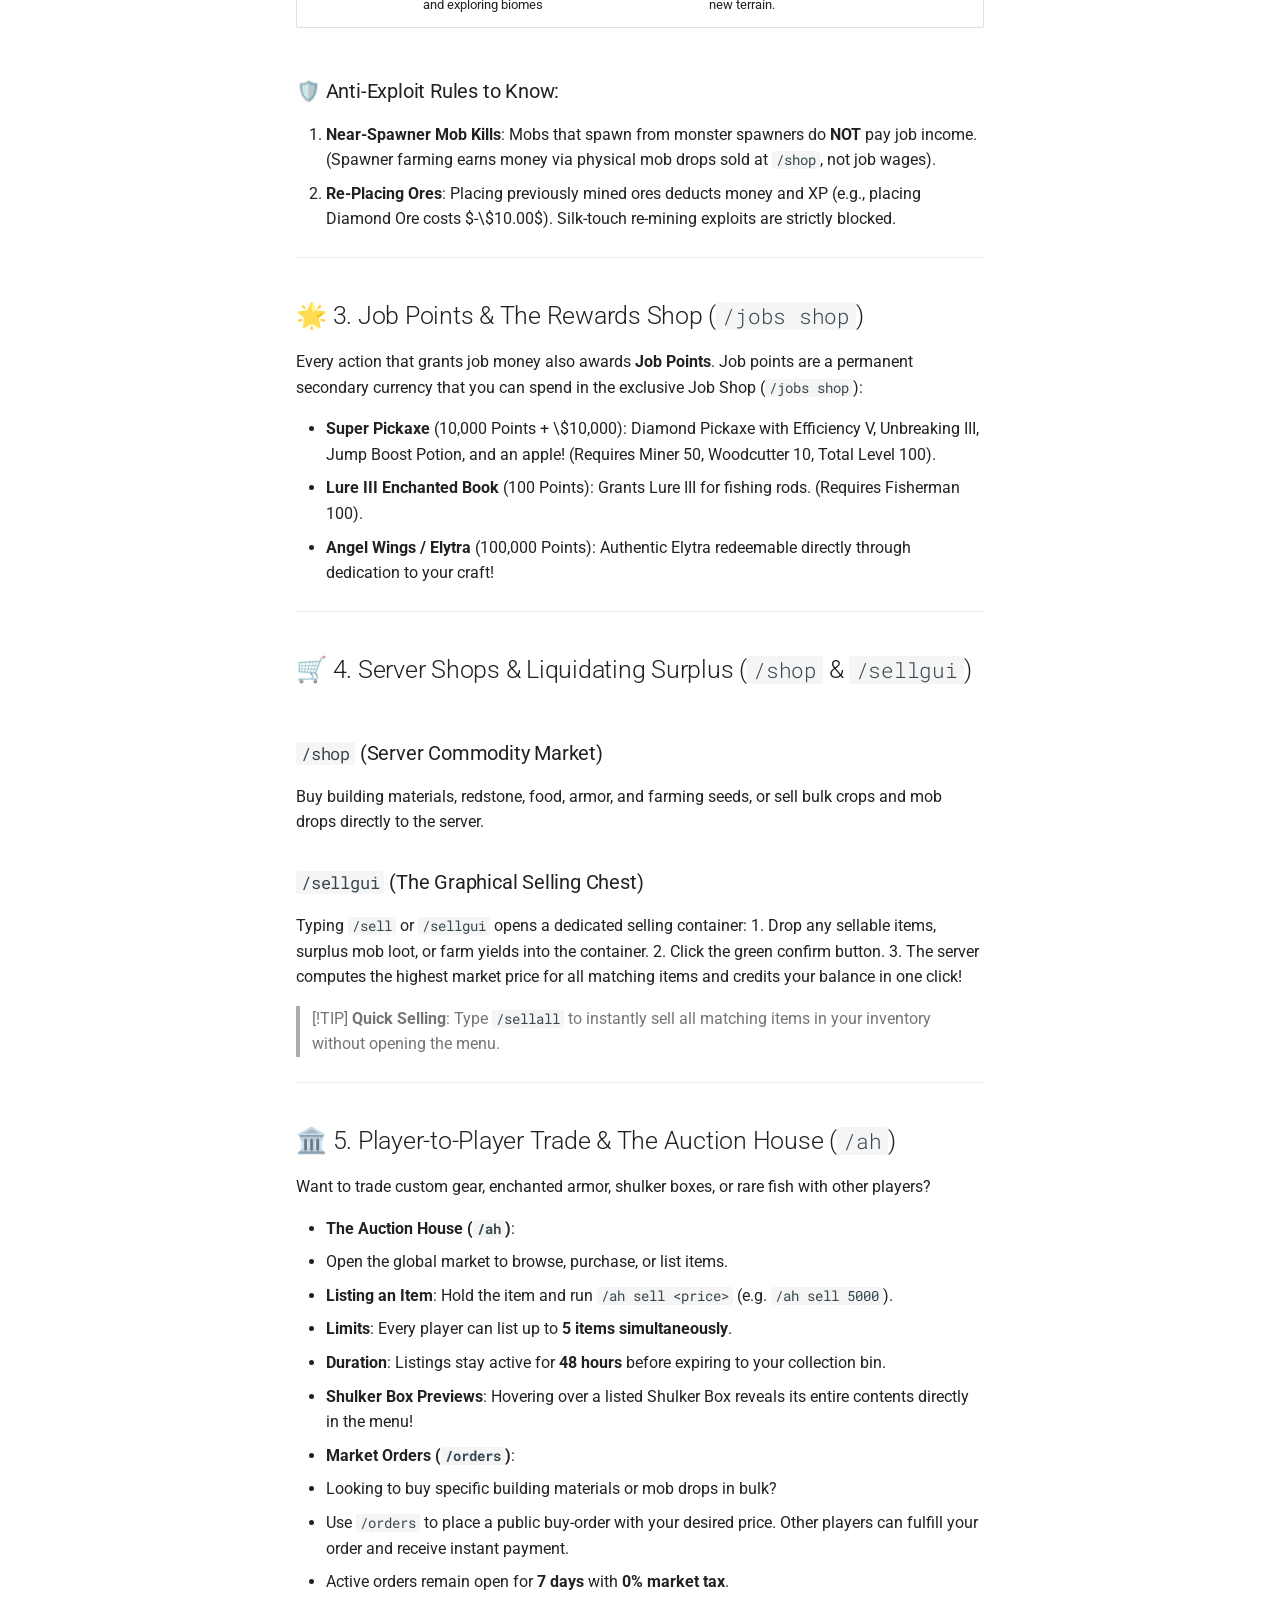
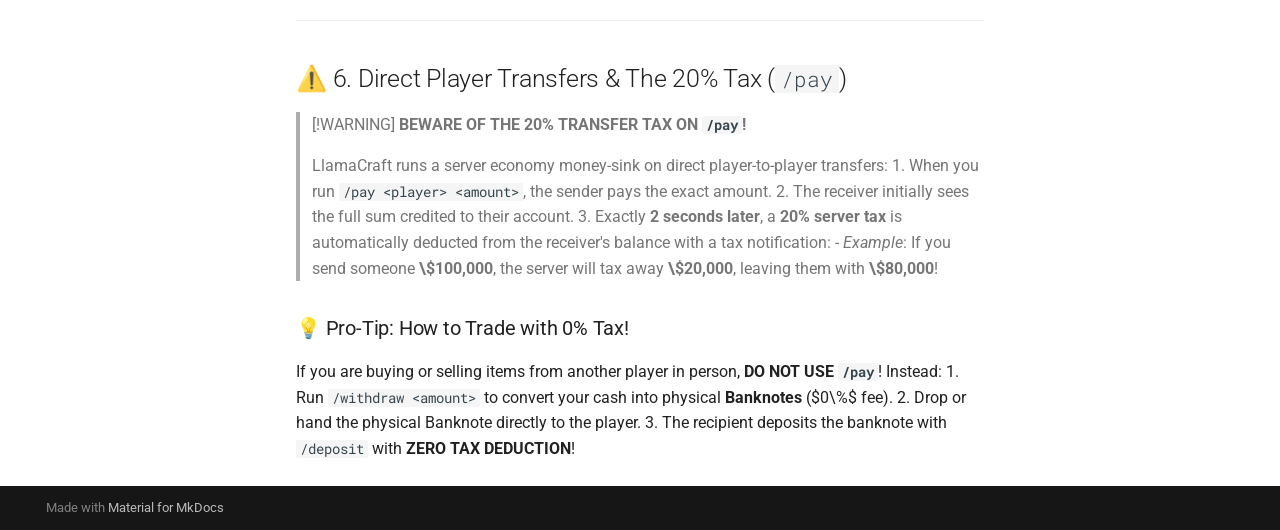
<file: economy-and-trade/index.html>
<!doctype html>
<html lang="en" class="no-js">
  <head>
    
      <meta charset="utf-8">
      <meta name="viewport" content="width=device-width,initial-scale=1">
      
        <meta name="description" content="The definitive community encyclopedia and gameplay guide for LlamaCraft SMP.">
      
      
        <meta name="author" content="LlamaCraft Community">
      
      
        <link rel="canonical" href="https://boazlkumam.github.io/llamacraft-wiki/economy-and-trade/">
      
      
        <link rel="prev" href="../gathering-and-spawners/">
      
      
        <link rel="next" href="../quests-and-events/">
      
      
        
      
      
      <link rel="icon" href="../assets/images/favicon.png">
      <meta name="generator" content="mkdocs-1.6.1, mkdocs-material-9.7.7">
    
    
      
        <title>💰 Economy & Trade - LlamaCraft Wiki</title>
      
    
    
      <link rel="stylesheet" href="../assets/stylesheets/main.ec1eaa64.min.css">
      
        
        <link rel="stylesheet" href="../assets/stylesheets/palette.ab4e12ef.min.css">
      
      


    
    
      
    
    
      
        
        
        <link rel="preconnect" href="https://fonts.gstatic.com" crossorigin>
        <link rel="stylesheet" href="https://fonts.googleapis.com/css?family=Roboto:300,300i,400,400i,700,700i%7CRoboto+Mono:400,400i,700,700i&display=fallback">
        <style>:root{--md-text-font:"Roboto";--md-code-font:"Roboto Mono"}</style>
      
    
    
    <script>__md_scope=new URL("..",location),__md_hash=e=>[...e].reduce(((e,_)=>(e<<5)-e+_.charCodeAt(0)),0),__md_get=(e,_=localStorage,t=__md_scope)=>JSON.parse(_.getItem(t.pathname+"."+e)),__md_set=(e,_,t=localStorage,a=__md_scope)=>{try{t.setItem(a.pathname+"."+e,JSON.stringify(_))}catch(e){}}</script>
    
      

    
    
  </head>
  
  
    
    
      
    
    
    
    
    <body dir="ltr" data-md-color-scheme="default" data-md-color-primary="teal" data-md-color-accent="green">
  
    
    <input class="md-toggle" data-md-toggle="drawer" type="checkbox" id="__drawer" autocomplete="off">
    <input class="md-toggle" data-md-toggle="search" type="checkbox" id="__search" autocomplete="off">
    <label class="md-overlay" for="__drawer"></label>
    <div data-md-component="skip">
      
        
        <a href="#llamacraft-player-guide-economy-jobs-player-trade" class="md-skip">
          Skip to content
        </a>
      
    </div>
    <div data-md-component="announce">
      
    </div>
    
    
      

<header class="md-header" data-md-component="header">
  <nav class="md-header__inner md-grid" aria-label="Header">
    <a href=".." title="LlamaCraft Wiki" class="md-header__button md-logo" aria-label="LlamaCraft Wiki" data-md-component="logo">
      
  
  <svg xmlns="http://www.w3.org/2000/svg" viewBox="0 0 24 24"><path d="M7.97 16 5 19c-.33.3-.77.5-1.25.5A1.75 1.75 0 0 1 2 17.75v-.25l1-7.38A4.524 4.524 0 0 1 7.5 6h9c2.36 0 4.29 1.81 4.5 4.12l1 7.38v.25a1.75 1.75 0 0 1-1.75 1.75c-.48 0-.92-.2-1.25-.5l-2.97-3zM7 8v2H5v1h2v2h1v-2h2v-1H8V8zm9.5 0a.75.75 0 0 0-.75.75.75.75 0 0 0 .75.75.75.75 0 0 0 .75-.75.75.75 0 0 0-.75-.75m-1.75 1.75a.75.75 0 0 0-.75.75.75.75 0 0 0 .75.75.75.75 0 0 0 .75-.75.75.75 0 0 0-.75-.75m3.5 0a.75.75 0 0 0-.75.75.75.75 0 0 0 .75.75.75.75 0 0 0 .75-.75.75.75 0 0 0-.75-.75M16.5 11.5a.75.75 0 0 0-.75.75.75.75 0 0 0 .75.75.75.75 0 0 0 .75-.75.75.75 0 0 0-.75-.75"/></svg>

    </a>
    <label class="md-header__button md-icon" for="__drawer">
      
      <svg xmlns="http://www.w3.org/2000/svg" viewBox="0 0 24 24"><path d="M3 6h18v2H3zm0 5h18v2H3zm0 5h18v2H3z"/></svg>
    </label>
    <div class="md-header__title" data-md-component="header-title">
      <div class="md-header__ellipsis">
        <div class="md-header__topic">
          <span class="md-ellipsis">
            LlamaCraft Wiki
          </span>
        </div>
        <div class="md-header__topic" data-md-component="header-topic">
          <span class="md-ellipsis">
            
              💰 Economy & Trade
            
          </span>
        </div>
      </div>
    </div>
    
      
        <form class="md-header__option" data-md-component="palette">
  
    
    
    
    <input class="md-option" data-md-color-media="" data-md-color-scheme="default" data-md-color-primary="teal" data-md-color-accent="green"  aria-label="Switch to dark mode"  type="radio" name="__palette" id="__palette_0">
    
      <label class="md-header__button md-icon" title="Switch to dark mode" for="__palette_1" hidden>
        <svg xmlns="http://www.w3.org/2000/svg" viewBox="0 0 24 24"><path d="m17.75 4.09-2.53 1.94.91 3.06-2.63-1.81-2.63 1.81.91-3.06-2.53-1.94L12.44 4l1.06-3 1.06 3zm3.5 6.91-1.64 1.25.59 1.98-1.7-1.17-1.7 1.17.59-1.98L15.75 11l2.06-.05L18.5 9l.69 1.95zm-2.28 4.95c.83-.08 1.72 1.1 1.19 1.85-.32.45-.66.87-1.08 1.27C15.17 23 8.84 23 4.94 19.07c-3.91-3.9-3.91-10.24 0-14.14.4-.4.82-.76 1.27-1.08.75-.53 1.93.36 1.85 1.19-.27 2.86.69 5.83 2.89 8.02a9.96 9.96 0 0 0 8.02 2.89m-1.64 2.02a12.08 12.08 0 0 1-7.8-3.47c-2.17-2.19-3.33-5-3.49-7.82-2.81 3.14-2.7 7.96.31 10.98 3.02 3.01 7.84 3.12 10.98.31"/></svg>
      </label>
    
  
    
    
    
    <input class="md-option" data-md-color-media="" data-md-color-scheme="slate" data-md-color-primary="teal" data-md-color-accent="green"  aria-label="Switch to light mode"  type="radio" name="__palette" id="__palette_1">
    
      <label class="md-header__button md-icon" title="Switch to light mode" for="__palette_0" hidden>
        <svg xmlns="http://www.w3.org/2000/svg" viewBox="0 0 24 24"><path d="M12 7a5 5 0 0 1 5 5 5 5 0 0 1-5 5 5 5 0 0 1-5-5 5 5 0 0 1 5-5m0 2a3 3 0 0 0-3 3 3 3 0 0 0 3 3 3 3 0 0 0 3-3 3 3 0 0 0-3-3m0-7 2.39 3.42C13.65 5.15 12.84 5 12 5s-1.65.15-2.39.42zM3.34 7l4.16-.35A7.2 7.2 0 0 0 5.94 8.5c-.44.74-.69 1.5-.83 2.29zm.02 10 1.76-3.77a7.131 7.131 0 0 0 2.38 4.14zM20.65 7l-1.77 3.79a7.02 7.02 0 0 0-2.38-4.15zm-.01 10-4.14.36c.59-.51 1.12-1.14 1.54-1.86.42-.73.69-1.5.83-2.29zM12 22l-2.41-3.44c.74.27 1.55.44 2.41.44.82 0 1.63-.17 2.37-.44z"/></svg>
      </label>
    
  
</form>
      
    
    
      <script>var palette=__md_get("__palette");if(palette&&palette.color){if("(prefers-color-scheme)"===palette.color.media){var media=matchMedia("(prefers-color-scheme: light)"),input=document.querySelector(media.matches?"[data-md-color-media='(prefers-color-scheme: light)']":"[data-md-color-media='(prefers-color-scheme: dark)']");palette.color.media=input.getAttribute("data-md-color-media"),palette.color.scheme=input.getAttribute("data-md-color-scheme"),palette.color.primary=input.getAttribute("data-md-color-primary"),palette.color.accent=input.getAttribute("data-md-color-accent")}for(var[key,value]of Object.entries(palette.color))document.body.setAttribute("data-md-color-"+key,value)}</script>
    
    
    
      
      
        <label class="md-header__button md-icon" for="__search">
          
          <svg xmlns="http://www.w3.org/2000/svg" viewBox="0 0 24 24"><path d="M9.5 3A6.5 6.5 0 0 1 16 9.5c0 1.61-.59 3.09-1.56 4.23l.27.27h.79l5 5-1.5 1.5-5-5v-.79l-.27-.27A6.52 6.52 0 0 1 9.5 16 6.5 6.5 0 0 1 3 9.5 6.5 6.5 0 0 1 9.5 3m0 2C7 5 5 7 5 9.5S7 14 9.5 14 14 12 14 9.5 12 5 9.5 5"/></svg>
        </label>
        <div class="md-search" data-md-component="search" role="dialog">
  <label class="md-search__overlay" for="__search"></label>
  <div class="md-search__inner" role="search">
    <form class="md-search__form" name="search">
      <input type="text" class="md-search__input" name="query" aria-label="Search" placeholder="Search" autocapitalize="off" autocorrect="off" autocomplete="off" spellcheck="false" data-md-component="search-query" required>
      <label class="md-search__icon md-icon" for="__search">
        
        <svg xmlns="http://www.w3.org/2000/svg" viewBox="0 0 24 24"><path d="M9.5 3A6.5 6.5 0 0 1 16 9.5c0 1.61-.59 3.09-1.56 4.23l.27.27h.79l5 5-1.5 1.5-5-5v-.79l-.27-.27A6.52 6.52 0 0 1 9.5 16 6.5 6.5 0 0 1 3 9.5 6.5 6.5 0 0 1 9.5 3m0 2C7 5 5 7 5 9.5S7 14 9.5 14 14 12 14 9.5 12 5 9.5 5"/></svg>
        
        <svg xmlns="http://www.w3.org/2000/svg" viewBox="0 0 24 24"><path d="M20 11v2H8l5.5 5.5-1.42 1.42L4.16 12l7.92-7.92L13.5 5.5 8 11z"/></svg>
      </label>
      <nav class="md-search__options" aria-label="Search">
        
          <a href="javascript:void(0)" class="md-search__icon md-icon" title="Share" aria-label="Share" data-clipboard data-clipboard-text="" data-md-component="search-share" tabindex="-1">
            
            <svg xmlns="http://www.w3.org/2000/svg" viewBox="0 0 24 24"><path d="M18 16.08c-.76 0-1.44.3-1.96.77L8.91 12.7c.05-.23.09-.46.09-.7s-.04-.47-.09-.7l7.05-4.11c.54.5 1.25.81 2.04.81a3 3 0 0 0 3-3 3 3 0 0 0-3-3 3 3 0 0 0-3 3c0 .24.04.47.09.7L8.04 9.81C7.5 9.31 6.79 9 6 9a3 3 0 0 0-3 3 3 3 0 0 0 3 3c.79 0 1.5-.31 2.04-.81l7.12 4.15c-.05.21-.08.43-.08.66 0 1.61 1.31 2.91 2.92 2.91s2.92-1.3 2.92-2.91A2.92 2.92 0 0 0 18 16.08"/></svg>
          </a>
        
        <button type="reset" class="md-search__icon md-icon" title="Clear" aria-label="Clear" tabindex="-1">
          
          <svg xmlns="http://www.w3.org/2000/svg" viewBox="0 0 24 24"><path d="M19 6.41 17.59 5 12 10.59 6.41 5 5 6.41 10.59 12 5 17.59 6.41 19 12 13.41 17.59 19 19 17.59 13.41 12z"/></svg>
        </button>
      </nav>
      
        <div class="md-search__suggest" data-md-component="search-suggest"></div>
      
    </form>
    <div class="md-search__output">
      <div class="md-search__scrollwrap" tabindex="0" data-md-scrollfix>
        <div class="md-search-result" data-md-component="search-result">
          <div class="md-search-result__meta">
            Initializing search
          </div>
          <ol class="md-search-result__list" role="presentation"></ol>
        </div>
      </div>
    </div>
  </div>
</div>
      
    
    
      <div class="md-header__source">
        <a href="https://github.com/BoazlKumam/llamacraft-wiki" title="Go to repository" class="md-source" data-md-component="source">
  <div class="md-source__icon md-icon">
    
    <svg xmlns="http://www.w3.org/2000/svg" viewBox="0 0 448 512"><!--! Font Awesome Free 7.1.0 by @fontawesome - https://fontawesome.com License - https://fontawesome.com/license/free (Icons: CC BY 4.0, Fonts: SIL OFL 1.1, Code: MIT License) Copyright 2025 Fonticons, Inc.--><path d="M439.6 236.1 244 40.5c-5.4-5.5-12.8-8.5-20.4-8.5s-15 3-20.4 8.4L162.5 81l51.5 51.5c27.1-9.1 52.7 16.8 43.4 43.7l49.7 49.7c34.2-11.8 61.2 31 35.5 56.7-26.5 26.5-70.2-2.9-56-37.3L240.3 199v121.9c25.3 12.5 22.3 41.8 9.1 55-6.4 6.4-15.2 10.1-24.3 10.1s-17.8-3.6-24.3-10.1c-17.6-17.6-11.1-46.9 11.2-56v-123c-20.8-8.5-24.6-30.7-18.6-45L142.6 101 8.5 235.1C3 240.6 0 247.9 0 255.5s3 15 8.5 20.4l195.6 195.7c5.4 5.4 12.7 8.4 20.4 8.4s15-3 20.4-8.4l194.7-194.7c5.4-5.4 8.4-12.8 8.4-20.4s-3-15-8.4-20.4"/></svg>
  </div>
  <div class="md-source__repository">
    BoazlKumam/llamacraft-wiki
  </div>
</a>
      </div>
    
  </nav>
  
</header>
    
    <div class="md-container" data-md-component="container">
      
      
        
          
            
<nav class="md-tabs" aria-label="Tabs" data-md-component="tabs">
  <div class="md-grid">
    <ul class="md-tabs__list">
      
        
  
  
  
  
    <li class="md-tabs__item">
      <a href=".." class="md-tabs__link">
        
  
  
    
  
  Overview

      </a>
    </li>
  

      
        
  
  
  
  
    <li class="md-tabs__item">
      <a href="../gathering-and-spawners/" class="md-tabs__link">
        
  
  
    
  
  🎣 Fishing & Spawners

      </a>
    </li>
  

      
        
  
  
  
    
  
  
    <li class="md-tabs__item md-tabs__item--active">
      <a href="./" class="md-tabs__link">
        
  
  
    
  
  💰 Economy & Trade

      </a>
    </li>
  

      
        
  
  
  
  
    <li class="md-tabs__item">
      <a href="../quests-and-events/" class="md-tabs__link">
        
  
  
    
  
  📜 Quests & Relics

      </a>
    </li>
  

      
        
  
  
  
  
    <li class="md-tabs__item">
      <a href="../ranks-and-progression/" class="md-tabs__link">
        
  
  
    
  
  👑 Ranks & Progression

      </a>
    </li>
  

      
        
  
  
  
  
    <li class="md-tabs__item">
      <a href="../worlds-claims-and-pvp/" class="md-tabs__link">
        
  
  
    
  
  🛡️ Worlds, Claims & PvP

      </a>
    </li>
  

      
    </ul>
  </div>
</nav>
          
        
      
      <main class="md-main" data-md-component="main">
        <div class="md-main__inner md-grid">
          
            
              
              <div class="md-sidebar md-sidebar--primary" data-md-component="sidebar" data-md-type="navigation" >
                <div class="md-sidebar__scrollwrap">
                  <div class="md-sidebar__inner">
                    


  


<nav class="md-nav md-nav--primary md-nav--lifted" aria-label="Navigation" data-md-level="0">
  <label class="md-nav__title" for="__drawer">
    <a href=".." title="LlamaCraft Wiki" class="md-nav__button md-logo" aria-label="LlamaCraft Wiki" data-md-component="logo">
      
  
  <svg xmlns="http://www.w3.org/2000/svg" viewBox="0 0 24 24"><path d="M7.97 16 5 19c-.33.3-.77.5-1.25.5A1.75 1.75 0 0 1 2 17.75v-.25l1-7.38A4.524 4.524 0 0 1 7.5 6h9c2.36 0 4.29 1.81 4.5 4.12l1 7.38v.25a1.75 1.75 0 0 1-1.75 1.75c-.48 0-.92-.2-1.25-.5l-2.97-3zM7 8v2H5v1h2v2h1v-2h2v-1H8V8zm9.5 0a.75.75 0 0 0-.75.75.75.75 0 0 0 .75.75.75.75 0 0 0 .75-.75.75.75 0 0 0-.75-.75m-1.75 1.75a.75.75 0 0 0-.75.75.75.75 0 0 0 .75.75.75.75 0 0 0 .75-.75.75.75 0 0 0-.75-.75m3.5 0a.75.75 0 0 0-.75.75.75.75 0 0 0 .75.75.75.75 0 0 0 .75-.75.75.75 0 0 0-.75-.75M16.5 11.5a.75.75 0 0 0-.75.75.75.75 0 0 0 .75.75.75.75 0 0 0 .75-.75.75.75 0 0 0-.75-.75"/></svg>

    </a>
    LlamaCraft Wiki
  </label>
  
    <div class="md-nav__source">
      <a href="https://github.com/BoazlKumam/llamacraft-wiki" title="Go to repository" class="md-source" data-md-component="source">
  <div class="md-source__icon md-icon">
    
    <svg xmlns="http://www.w3.org/2000/svg" viewBox="0 0 448 512"><!--! Font Awesome Free 7.1.0 by @fontawesome - https://fontawesome.com License - https://fontawesome.com/license/free (Icons: CC BY 4.0, Fonts: SIL OFL 1.1, Code: MIT License) Copyright 2025 Fonticons, Inc.--><path d="M439.6 236.1 244 40.5c-5.4-5.5-12.8-8.5-20.4-8.5s-15 3-20.4 8.4L162.5 81l51.5 51.5c27.1-9.1 52.7 16.8 43.4 43.7l49.7 49.7c34.2-11.8 61.2 31 35.5 56.7-26.5 26.5-70.2-2.9-56-37.3L240.3 199v121.9c25.3 12.5 22.3 41.8 9.1 55-6.4 6.4-15.2 10.1-24.3 10.1s-17.8-3.6-24.3-10.1c-17.6-17.6-11.1-46.9 11.2-56v-123c-20.8-8.5-24.6-30.7-18.6-45L142.6 101 8.5 235.1C3 240.6 0 247.9 0 255.5s3 15 8.5 20.4l195.6 195.7c5.4 5.4 12.7 8.4 20.4 8.4s15-3 20.4-8.4l194.7-194.7c5.4-5.4 8.4-12.8 8.4-20.4s-3-15-8.4-20.4"/></svg>
  </div>
  <div class="md-source__repository">
    BoazlKumam/llamacraft-wiki
  </div>
</a>
    </div>
  
  <ul class="md-nav__list" data-md-scrollfix>
    
      
      
  
  
  
  
    <li class="md-nav__item">
      <a href=".." class="md-nav__link">
        
  
  
  <span class="md-ellipsis">
    
  
    Overview
  

    
  </span>
  
  

      </a>
    </li>
  

    
      
      
  
  
  
  
    <li class="md-nav__item">
      <a href="../gathering-and-spawners/" class="md-nav__link">
        
  
  
  <span class="md-ellipsis">
    
  
    🎣 Fishing & Spawners
  

    
  </span>
  
  

      </a>
    </li>
  

    
      
      
  
  
    
  
  
  
    <li class="md-nav__item md-nav__item--active">
      
      <input class="md-nav__toggle md-toggle" type="checkbox" id="__toc">
      
      
        
      
      
        <label class="md-nav__link md-nav__link--active" for="__toc">
          
  
  
  <span class="md-ellipsis">
    
  
    💰 Economy & Trade
  

    
  </span>
  
  

          <span class="md-nav__icon md-icon"></span>
        </label>
      
      <a href="./" class="md-nav__link md-nav__link--active">
        
  
  
  <span class="md-ellipsis">
    
  
    💰 Economy & Trade
  

    
  </span>
  
  

      </a>
      
        

<nav class="md-nav md-nav--secondary" aria-label="Table of contents">
  
  
  
    
  
  
    <label class="md-nav__title" for="__toc">
      <span class="md-nav__icon md-icon"></span>
      Table of contents
    </label>
    <ul class="md-nav__list" data-md-component="toc" data-md-scrollfix>
      
        <li class="md-nav__item">
  <a href="#quick-navigation-economy-commands" class="md-nav__link">
    <span class="md-ellipsis">
      
        🗺️ Quick Navigation &amp; Economy Commands
      
    </span>
  </a>
  
</li>
      
        <li class="md-nav__item">
  <a href="#1-getting-started-currency-physical-banknotes" class="md-nav__link">
    <span class="md-ellipsis">
      
        🏦 1. Getting Started: Currency &amp; Physical Banknotes
      
    </span>
  </a>
  
</li>
      
        <li class="md-nav__item">
  <a href="#2-the-jobs-system-jobs" class="md-nav__link">
    <span class="md-ellipsis">
      
        ⚒️ 2. The Jobs System (/jobs)
      
    </span>
  </a>
  
    <nav class="md-nav" aria-label="⚒️ 2. The Jobs System (/jobs)">
      <ul class="md-nav__list">
        
          <li class="md-nav__item">
  <a href="#exponential-progression-level-scaling" class="md-nav__link">
    <span class="md-ellipsis">
      
        📈 Exponential Progression &amp; Level Scaling
      
    </span>
  </a>
  
</li>
        
          <li class="md-nav__item">
  <a href="#the-12-professions-best-in-class-synergies" class="md-nav__link">
    <span class="md-ellipsis">
      
        💼 The 12 Professions &amp; Best-In-Class Synergies
      
    </span>
  </a>
  
</li>
        
          <li class="md-nav__item">
  <a href="#anti-exploit-rules-to-know" class="md-nav__link">
    <span class="md-ellipsis">
      
        🛡️ Anti-Exploit Rules to Know:
      
    </span>
  </a>
  
</li>
        
      </ul>
    </nav>
  
</li>
      
        <li class="md-nav__item">
  <a href="#3-job-points-the-rewards-shop-jobs-shop" class="md-nav__link">
    <span class="md-ellipsis">
      
        🌟 3. Job Points &amp; The Rewards Shop (/jobs shop)
      
    </span>
  </a>
  
</li>
      
        <li class="md-nav__item">
  <a href="#4-server-shops-liquidating-surplus-shop-sellgui" class="md-nav__link">
    <span class="md-ellipsis">
      
        🛒 4. Server Shops &amp; Liquidating Surplus (/shop &amp; /sellgui)
      
    </span>
  </a>
  
    <nav class="md-nav" aria-label="🛒 4. Server Shops &amp; Liquidating Surplus (/shop &amp; /sellgui)">
      <ul class="md-nav__list">
        
          <li class="md-nav__item">
  <a href="#shop-server-commodity-market" class="md-nav__link">
    <span class="md-ellipsis">
      
        /shop (Server Commodity Market)
      
    </span>
  </a>
  
</li>
        
          <li class="md-nav__item">
  <a href="#sellgui-the-graphical-selling-chest" class="md-nav__link">
    <span class="md-ellipsis">
      
        /sellgui (The Graphical Selling Chest)
      
    </span>
  </a>
  
</li>
        
      </ul>
    </nav>
  
</li>
      
        <li class="md-nav__item">
  <a href="#5-player-to-player-trade-the-auction-house-ah" class="md-nav__link">
    <span class="md-ellipsis">
      
        🏛️ 5. Player-to-Player Trade &amp; The Auction House (/ah)
      
    </span>
  </a>
  
</li>
      
        <li class="md-nav__item">
  <a href="#6-direct-player-transfers-the-20-tax-pay" class="md-nav__link">
    <span class="md-ellipsis">
      
        ⚠️ 6. Direct Player Transfers &amp; The 20% Tax (/pay)
      
    </span>
  </a>
  
    <nav class="md-nav" aria-label="⚠️ 6. Direct Player Transfers &amp; The 20% Tax (/pay)">
      <ul class="md-nav__list">
        
          <li class="md-nav__item">
  <a href="#pro-tip-how-to-trade-with-0-tax" class="md-nav__link">
    <span class="md-ellipsis">
      
        💡 Pro-Tip: How to Trade with 0% Tax!
      
    </span>
  </a>
  
</li>
        
      </ul>
    </nav>
  
</li>
      
    </ul>
  
</nav>
      
    </li>
  

    
      
      
  
  
  
  
    <li class="md-nav__item">
      <a href="../quests-and-events/" class="md-nav__link">
        
  
  
  <span class="md-ellipsis">
    
  
    📜 Quests & Relics
  

    
  </span>
  
  

      </a>
    </li>
  

    
      
      
  
  
  
  
    <li class="md-nav__item">
      <a href="../ranks-and-progression/" class="md-nav__link">
        
  
  
  <span class="md-ellipsis">
    
  
    👑 Ranks & Progression
  

    
  </span>
  
  

      </a>
    </li>
  

    
      
      
  
  
  
  
    <li class="md-nav__item">
      <a href="../worlds-claims-and-pvp/" class="md-nav__link">
        
  
  
  <span class="md-ellipsis">
    
  
    🛡️ Worlds, Claims & PvP
  

    
  </span>
  
  

      </a>
    </li>
  

    
  </ul>
</nav>
                  </div>
                </div>
              </div>
            
            
              
              <div class="md-sidebar md-sidebar--secondary" data-md-component="sidebar" data-md-type="toc" >
                <div class="md-sidebar__scrollwrap">
                  <div class="md-sidebar__inner">
                    

<nav class="md-nav md-nav--secondary" aria-label="Table of contents">
  
  
  
    
  
  
    <label class="md-nav__title" for="__toc">
      <span class="md-nav__icon md-icon"></span>
      Table of contents
    </label>
    <ul class="md-nav__list" data-md-component="toc" data-md-scrollfix>
      
        <li class="md-nav__item">
  <a href="#quick-navigation-economy-commands" class="md-nav__link">
    <span class="md-ellipsis">
      
        🗺️ Quick Navigation &amp; Economy Commands
      
    </span>
  </a>
  
</li>
      
        <li class="md-nav__item">
  <a href="#1-getting-started-currency-physical-banknotes" class="md-nav__link">
    <span class="md-ellipsis">
      
        🏦 1. Getting Started: Currency &amp; Physical Banknotes
      
    </span>
  </a>
  
</li>
      
        <li class="md-nav__item">
  <a href="#2-the-jobs-system-jobs" class="md-nav__link">
    <span class="md-ellipsis">
      
        ⚒️ 2. The Jobs System (/jobs)
      
    </span>
  </a>
  
    <nav class="md-nav" aria-label="⚒️ 2. The Jobs System (/jobs)">
      <ul class="md-nav__list">
        
          <li class="md-nav__item">
  <a href="#exponential-progression-level-scaling" class="md-nav__link">
    <span class="md-ellipsis">
      
        📈 Exponential Progression &amp; Level Scaling
      
    </span>
  </a>
  
</li>
        
          <li class="md-nav__item">
  <a href="#the-12-professions-best-in-class-synergies" class="md-nav__link">
    <span class="md-ellipsis">
      
        💼 The 12 Professions &amp; Best-In-Class Synergies
      
    </span>
  </a>
  
</li>
        
          <li class="md-nav__item">
  <a href="#anti-exploit-rules-to-know" class="md-nav__link">
    <span class="md-ellipsis">
      
        🛡️ Anti-Exploit Rules to Know:
      
    </span>
  </a>
  
</li>
        
      </ul>
    </nav>
  
</li>
      
        <li class="md-nav__item">
  <a href="#3-job-points-the-rewards-shop-jobs-shop" class="md-nav__link">
    <span class="md-ellipsis">
      
        🌟 3. Job Points &amp; The Rewards Shop (/jobs shop)
      
    </span>
  </a>
  
</li>
      
        <li class="md-nav__item">
  <a href="#4-server-shops-liquidating-surplus-shop-sellgui" class="md-nav__link">
    <span class="md-ellipsis">
      
        🛒 4. Server Shops &amp; Liquidating Surplus (/shop &amp; /sellgui)
      
    </span>
  </a>
  
    <nav class="md-nav" aria-label="🛒 4. Server Shops &amp; Liquidating Surplus (/shop &amp; /sellgui)">
      <ul class="md-nav__list">
        
          <li class="md-nav__item">
  <a href="#shop-server-commodity-market" class="md-nav__link">
    <span class="md-ellipsis">
      
        /shop (Server Commodity Market)
      
    </span>
  </a>
  
</li>
        
          <li class="md-nav__item">
  <a href="#sellgui-the-graphical-selling-chest" class="md-nav__link">
    <span class="md-ellipsis">
      
        /sellgui (The Graphical Selling Chest)
      
    </span>
  </a>
  
</li>
        
      </ul>
    </nav>
  
</li>
      
        <li class="md-nav__item">
  <a href="#5-player-to-player-trade-the-auction-house-ah" class="md-nav__link">
    <span class="md-ellipsis">
      
        🏛️ 5. Player-to-Player Trade &amp; The Auction House (/ah)
      
    </span>
  </a>
  
</li>
      
        <li class="md-nav__item">
  <a href="#6-direct-player-transfers-the-20-tax-pay" class="md-nav__link">
    <span class="md-ellipsis">
      
        ⚠️ 6. Direct Player Transfers &amp; The 20% Tax (/pay)
      
    </span>
  </a>
  
    <nav class="md-nav" aria-label="⚠️ 6. Direct Player Transfers &amp; The 20% Tax (/pay)">
      <ul class="md-nav__list">
        
          <li class="md-nav__item">
  <a href="#pro-tip-how-to-trade-with-0-tax" class="md-nav__link">
    <span class="md-ellipsis">
      
        💡 Pro-Tip: How to Trade with 0% Tax!
      
    </span>
  </a>
  
</li>
        
      </ul>
    </nav>
  
</li>
      
    </ul>
  
</nav>
                  </div>
                </div>
              </div>
            
          
          
            <div class="md-content" data-md-component="content">
              
              <article class="md-content__inner md-typeset">
                
                  


  
  
    
      
    
    <a href="https://github.com/BoazlKumam/llamacraft-wiki/raw/main/docs/economy-and-trade.md" title="View source of this page" class="md-content__button md-icon">
      
      <svg xmlns="http://www.w3.org/2000/svg" viewBox="0 0 24 24"><path d="M17 18c.56 0 1 .44 1 1s-.44 1-1 1-1-.44-1-1 .44-1 1-1m0-3c-2.73 0-5.06 1.66-6 4 .94 2.34 3.27 4 6 4s5.06-1.66 6-4c-.94-2.34-3.27-4-6-4m0 6.5a2.5 2.5 0 0 1-2.5-2.5 2.5 2.5 0 0 1 2.5-2.5 2.5 2.5 0 0 1 2.5 2.5 2.5 2.5 0 0 1-2.5 2.5M9.27 20H6V4h7v5h5v4.07c.7.08 1.36.25 2 .49V8l-6-6H6a2 2 0 0 0-2 2v16a2 2 0 0 0 2 2h4.5a8.2 8.2 0 0 1-1.23-2"/></svg>
    </a>
  


<h1 id="llamacraft-player-guide-economy-jobs-player-trade">💰 LlamaCraft Player Guide: Economy, Jobs &amp; Player Trade<a class="headerlink" href="#llamacraft-player-guide-economy-jobs-player-trade" title="Permanent link">&para;</a></h1>
<p>Welcome to the definitive economy and commerce handbook for LlamaCraft. Learn how to maximize your hourly earnings through Jobs, navigate market shops, avoid the peer-to-peer transfer tax, and trade securely across the server.</p>
<hr />
<h2 id="quick-navigation-economy-commands">🗺️ Quick Navigation &amp; Economy Commands<a class="headerlink" href="#quick-navigation-economy-commands" title="Permanent link">&para;</a></h2>
<table>
<thead>
<tr>
<th style="text-align: left;">Command</th>
<th style="text-align: left;">Action / Purpose</th>
</tr>
</thead>
<tbody>
<tr>
<td style="text-align: left;"><code>/bal</code> (or <code>/balance</code>)</td>
<td style="text-align: left;">View your current Vault money balance.</td>
</tr>
<tr>
<td style="text-align: left;"><code>/baltop</code></td>
<td style="text-align: left;">View the richest players on the server.</td>
</tr>
<tr>
<td style="text-align: left;"><code>/jobs</code> (or <code>/jobs menu</code>)</td>
<td style="text-align: left;">Open the Jobs graphical browser to join, leave, or view stats.</td>
</tr>
<tr>
<td style="text-align: left;"><code>/jobs browse</code></td>
<td style="text-align: left;">View detailed payout tables for all 12 professions.</td>
</tr>
<tr>
<td style="text-align: left;"><code>/jobs shop</code></td>
<td style="text-align: left;">Spend your earned Job Points on tools, enchantments, and Elytras.</td>
</tr>
<tr>
<td style="text-align: left;"><code>/shop</code></td>
<td style="text-align: left;">Open the server commodity market to buy and sell raw materials.</td>
</tr>
<tr>
<td style="text-align: left;"><code>/sell</code> (or <code>/sellgui</code>)</td>
<td style="text-align: left;">Open the graphical sell chest to deposit and liquidate surplus items.</td>
</tr>
<tr>
<td style="text-align: left;"><code>/sellall</code></td>
<td style="text-align: left;">Instantly sell all items in your inventory that exist in the shop.</td>
</tr>
<tr>
<td style="text-align: left;"><code>/ah</code> (or <code>/auctionhouse</code>)</td>
<td style="text-align: left;">Open the global player-to-player Auction House.</td>
</tr>
<tr>
<td style="text-align: left;"><code>/ah sell &lt;price&gt;</code></td>
<td style="text-align: left;">List the item currently in your hand on the Auction House for 48 hours.</td>
</tr>
<tr>
<td style="text-align: left;"><code>/orders</code> (or <code>/market</code>)</td>
<td style="text-align: left;">Browse and fulfill active player buy-orders.</td>
</tr>
<tr>
<td style="text-align: left;"><code>/withdraw &lt;amount&gt;</code></td>
<td style="text-align: left;">Convert digital balance into physical Banknotes ($0\% tax).</td>
</tr>
<tr>
<td style="text-align: left;"><code>/deposit</code></td>
<td style="text-align: left;">Deposit held physical Banknotes back into your account balance.</td>
</tr>
<tr>
<td style="text-align: left;"><code>/pay &lt;player&gt; &lt;amount&gt;</code></td>
<td style="text-align: left;">Send money to another player (<strong>Warning</strong>: 20% receiver tax applies!).</td>
</tr>
</tbody>
</table>
<hr />
<h2 id="1-getting-started-currency-physical-banknotes">🏦 1. Getting Started: Currency &amp; Physical Banknotes<a class="headerlink" href="#1-getting-started-currency-physical-banknotes" title="Permanent link">&para;</a></h2>
<ul>
<li><strong>Starting Balance</strong>: Every new player joins LlamaCraft with <strong>\$1,000.00</strong>.</li>
<li><strong>Physical Banknotes (<code>/withdraw</code> &amp; <code>/deposit</code>)</strong>:</li>
<li>Prefer physical cash over digital bank transfers? You can convert your money into physical Banknote items at <strong>zero fee and zero tax</strong>!</li>
<li><strong>Commands</strong>:<ul>
<li><code>/withdraw &lt;amount&gt;</code>: Issues a signed Banknote in your inventory.</li>
<li>Right-Click the note to redeem it back into your balance.</li>
<li>Shift + Right-Click to deposit an entire stack of notes at once.</li>
<li>Sneak + Left-Click to split note denominations.</li>
</ul>
</li>
</ul>
<hr />
<h2 id="2-the-jobs-system-jobs">⚒️ 2. The Jobs System (<code>/jobs</code>)<a class="headerlink" href="#2-the-jobs-system-jobs" title="Permanent link">&para;</a></h2>
<p>The primary engine for steady income on LlamaCraft is the <strong>Jobs</strong> system. Players can join up to <strong>3 jobs simultaneously</strong> (<code>max-jobs: 3</code>).</p>
<h3 id="exponential-progression-level-scaling">📈 Exponential Progression &amp; Level Scaling<a class="headerlink" href="#exponential-progression-level-scaling" title="Permanent link">&para;</a></h3>
<p>Jobs are capped at <strong>Level 200</strong>. Unlike servers with flat payouts, LlamaCraft uses an exponential income progression formula:</p>
<p>$$\text{Income} = \text{Base Payout} \times 1.05^{\text{JobLevel} - 1}$$</p>
<ul>
<li><strong>Every level increases your job earnings by 5% compounded!</strong></li>
<li>A Level 50 Miner earns over <strong>$10\times$</strong> the base rate per block mined.</li>
<li>Holding multiple jobs incurs a negligible $5\%$ multi-job penalty, making 3 active jobs vastly superior to 1.</li>
</ul>
<h3 id="the-12-professions-best-in-class-synergies">💼 The 12 Professions &amp; Best-In-Class Synergies<a class="headerlink" href="#the-12-professions-best-in-class-synergies" title="Permanent link">&para;</a></h3>
<table>
<thead>
<tr>
<th style="text-align: left;">Job</th>
<th style="text-align: left;">Best Earning Activities</th>
<th style="text-align: center;">Base Payout</th>
<th style="text-align: left;">Best Synergy &amp; Strategy</th>
</tr>
</thead>
<tbody>
<tr>
<td style="text-align: left;"><strong>Fisherman</strong></td>
<td style="text-align: left;">Tropical Fish / Pufferfish<br>Salmon<br>Raw Cod</td>
<td style="text-align: center;"><strong>\$625.00</strong><br>\$500.00<br>\$375.00</td>
<td style="text-align: left;"><strong>#1 HIGHEST PAYOUT</strong>: Combine with <code>/warp siyonocean</code>. Earn massive job cash + EvenMoreFish catches + Spawner barter all at once!</td>
</tr>
<tr>
<td style="text-align: left;"><strong>Hunter</strong></td>
<td style="text-align: left;">Ender Dragon Kill<br>Wither Kill<br>Ghast / Iron Golem<br>Blaze / Cave Spider<br>Hostile Mobs (Creeper/Zombie)</td>
<td style="text-align: center;"><strong>\$50,000.00</strong><br>\$1,250.00<br>\$750.00<br>\$500.00<br>\$250.00 - \$375.00</td>
<td style="text-align: left;">Combine with exploring Nether Fortresses and Trial Chambers. Great for active combatants.</td>
</tr>
<tr>
<td style="text-align: left;"><strong>Farmer</strong></td>
<td style="text-align: left;">Shearing Sheep (Any Color)<br>Cocoa Pods<br>Wheat &amp; Beetroots<br>Carrots &amp; Potatoes</td>
<td style="text-align: center;"><strong>\$100.00</strong><br>\$100.00<br>\$37.50<br>\$25.00</td>
<td style="text-align: left;"><strong>Auto-Replant Loop</strong>: Right-click crops with any Hoe (<code>Harvester</code>). Replants instantly with zero durability cost!</td>
</tr>
<tr>
<td style="text-align: left;"><strong>Miner</strong></td>
<td style="text-align: left;">Emerald Ore (Deepslate)<br>Diamond Ore (Deepslate)<br>Lapis / Gold / Iron Ore<br>Deepslate / Stone</td>
<td style="text-align: center;"><strong>\$437.50</strong><br>\$312.50<br>\$112.50 - \$212.50<br>\$25.00 - \$31.25</td>
<td style="text-align: left;">Strip-mining at $Y=-58$. Deepslate pays \$31.25 base, stacking rapid cash per chunk.</td>
</tr>
<tr>
<td style="text-align: left;"><strong>Woodcutter</strong></td>
<td style="text-align: left;">Chopping Oak, Birch, Spruce, Dark Oak logs</td>
<td style="text-align: center;">\$15.00 - \$35.00</td>
<td style="text-align: left;">Tree farms and deforesting for timber.</td>
</tr>
<tr>
<td style="text-align: left;"><strong>Digger</strong></td>
<td style="text-align: left;">Clay, Soul Sand, Gravel, Dirt, Sand</td>
<td style="text-align: center;">\$5.00 - \$25.00</td>
<td style="text-align: left;">Terraforming large plots.</td>
</tr>
<tr>
<td style="text-align: left;"><strong>Builder</strong></td>
<td style="text-align: left;">Placing building blocks, glass, terracotta</td>
<td style="text-align: center;">\$2.50 - \$15.00</td>
<td style="text-align: left;">Earn passive income while constructing bases.</td>
</tr>
<tr>
<td style="text-align: left;"><strong>Crafter</strong></td>
<td style="text-align: left;">Crafting armor, tools, and bulk materials</td>
<td style="text-align: center;">Variable</td>
<td style="text-align: left;">Best paired with mass farm outputs.</td>
</tr>
<tr>
<td style="text-align: left;"><strong>Brewer</strong></td>
<td style="text-align: left;">Brewing potions (Strength, Speed, Health)</td>
<td style="text-align: center;">\$25.00 - \$75.00</td>
<td style="text-align: left;">Potion brewing for PvP and bosses.</td>
</tr>
<tr>
<td style="text-align: left;"><strong>Enchanter</strong></td>
<td style="text-align: left;">Enchanting gear and combining books</td>
<td style="text-align: center;">Variable</td>
<td style="text-align: left;">Earn while gearing up at enchanting tables.</td>
</tr>
<tr>
<td style="text-align: left;"><strong>Weaponsmith</strong></td>
<td style="text-align: left;">Smelting metals and crafting armaments</td>
<td style="text-align: center;">Variable</td>
<td style="text-align: left;">Great during bulk smelting sessions.</td>
</tr>
<tr>
<td style="text-align: left;"><strong>Explorer</strong></td>
<td style="text-align: left;">Discovering new chunks and exploring biomes</td>
<td style="text-align: center;">Periodic</td>
<td style="text-align: left;">Earn money by running, flying, and mapping new terrain.</td>
</tr>
</tbody>
</table>
<h3 id="anti-exploit-rules-to-know">🛡️ Anti-Exploit Rules to Know:<a class="headerlink" href="#anti-exploit-rules-to-know" title="Permanent link">&para;</a></h3>
<ol>
<li><strong>Near-Spawner Mob Kills</strong>: Mobs that spawn from monster spawners do <strong>NOT</strong> pay job income. (Spawner farming earns money via physical mob drops sold at <code>/shop</code>, not job wages).</li>
<li><strong>Re-Placing Ores</strong>: Placing previously mined ores deducts money and XP (e.g., placing Diamond Ore costs $-\$10.00$). Silk-touch re-mining exploits are strictly blocked.</li>
</ol>
<hr />
<h2 id="3-job-points-the-rewards-shop-jobs-shop">🌟 3. Job Points &amp; The Rewards Shop (<code>/jobs shop</code>)<a class="headerlink" href="#3-job-points-the-rewards-shop-jobs-shop" title="Permanent link">&para;</a></h2>
<p>Every action that grants job money also awards <strong>Job Points</strong>. Job points are a permanent secondary currency that you can spend in the exclusive Job Shop (<code>/jobs shop</code>):</p>
<ul>
<li><strong>Super Pickaxe</strong> (10,000 Points + \$10,000): Diamond Pickaxe with Efficiency V, Unbreaking III, Jump Boost Potion, and an apple! (Requires Miner 50, Woodcutter 10, Total Level 100).</li>
<li><strong>Lure III Enchanted Book</strong> (100 Points): Grants Lure III for fishing rods. (Requires Fisherman 100).</li>
<li><strong>Angel Wings / Elytra</strong> (100,000 Points): Authentic Elytra redeemable directly through dedication to your craft!</li>
</ul>
<hr />
<h2 id="4-server-shops-liquidating-surplus-shop-sellgui">🛒 4. Server Shops &amp; Liquidating Surplus (<code>/shop</code> &amp; <code>/sellgui</code>)<a class="headerlink" href="#4-server-shops-liquidating-surplus-shop-sellgui" title="Permanent link">&para;</a></h2>
<h3 id="shop-server-commodity-market"><code>/shop</code> (Server Commodity Market)<a class="headerlink" href="#shop-server-commodity-market" title="Permanent link">&para;</a></h3>
<p>Buy building materials, redstone, food, armor, and farming seeds, or sell bulk crops and mob drops directly to the server.</p>
<h3 id="sellgui-the-graphical-selling-chest"><code>/sellgui</code> (The Graphical Selling Chest)<a class="headerlink" href="#sellgui-the-graphical-selling-chest" title="Permanent link">&para;</a></h3>
<p>Typing <code>/sell</code> or <code>/sellgui</code> opens a dedicated selling container:
1. Drop any sellable items, surplus mob loot, or farm yields into the container.
2. Click the green confirm button.
3. The server computes the highest market price for all matching items and credits your balance in one click!</p>
<blockquote>
<p>[!TIP]
<strong>Quick Selling</strong>: Type <code>/sellall</code> to instantly sell all matching items in your inventory without opening the menu.</p>
</blockquote>
<hr />
<h2 id="5-player-to-player-trade-the-auction-house-ah">🏛️ 5. Player-to-Player Trade &amp; The Auction House (<code>/ah</code>)<a class="headerlink" href="#5-player-to-player-trade-the-auction-house-ah" title="Permanent link">&para;</a></h2>
<p>Want to trade custom gear, enchanted armor, shulker boxes, or rare fish with other players?</p>
<ul>
<li><strong>The Auction House (<code>/ah</code>)</strong>:</li>
<li>Open the global market to browse, purchase, or list items.</li>
<li><strong>Listing an Item</strong>: Hold the item and run <code>/ah sell &lt;price&gt;</code> (e.g. <code>/ah sell 5000</code>).</li>
<li><strong>Limits</strong>: Every player can list up to <strong>5 items simultaneously</strong>.</li>
<li><strong>Duration</strong>: Listings stay active for <strong>48 hours</strong> before expiring to your collection bin.</li>
<li>
<p><strong>Shulker Box Previews</strong>: Hovering over a listed Shulker Box reveals its entire contents directly in the menu!</p>
</li>
<li>
<p><strong>Market Orders (<code>/orders</code>)</strong>:</p>
</li>
<li>Looking to buy specific building materials or mob drops in bulk?</li>
<li>Use <code>/orders</code> to place a public buy-order with your desired price. Other players can fulfill your order and receive instant payment.</li>
<li>Active orders remain open for <strong>7 days</strong> with <strong>0% market tax</strong>.</li>
</ul>
<hr />
<h2 id="6-direct-player-transfers-the-20-tax-pay">⚠️ 6. Direct Player Transfers &amp; The 20% Tax (<code>/pay</code>)<a class="headerlink" href="#6-direct-player-transfers-the-20-tax-pay" title="Permanent link">&para;</a></h2>
<blockquote>
<p>[!WARNING]
<strong>BEWARE OF THE 20% TRANSFER TAX ON <code>/pay</code>!</strong></p>
<p>LlamaCraft runs a server economy money-sink on direct player-to-player transfers:
1. When you run <code>/pay &lt;player&gt; &lt;amount&gt;</code>, the sender pays the exact amount.
2. The receiver initially sees the full sum credited to their account.
3. Exactly <strong>2 seconds later</strong>, a <strong>20% server tax</strong> is automatically deducted from the receiver's balance with a tax notification:
   - <em>Example</em>: If you send someone <strong>\$100,000</strong>, the server will tax away <strong>\$20,000</strong>, leaving them with <strong>\$80,000</strong>!</p>
</blockquote>
<h3 id="pro-tip-how-to-trade-with-0-tax">💡 Pro-Tip: How to Trade with 0% Tax!<a class="headerlink" href="#pro-tip-how-to-trade-with-0-tax" title="Permanent link">&para;</a></h3>
<p>If you are buying or selling items from another player in person, <strong>DO NOT USE <code>/pay</code></strong>!
Instead:
1. Run <code>/withdraw &lt;amount&gt;</code> to convert your cash into physical <strong>Banknotes</strong> ($0\%$ fee).
2. Drop or hand the physical Banknote directly to the player.
3. The recipient deposits the banknote with <code>/deposit</code> with <strong>ZERO TAX DEDUCTION</strong>!</p>












                
              </article>
            </div>
          
          
<script>var target=document.getElementById(location.hash.slice(1));target&&target.name&&(target.checked=target.name.startsWith("__tabbed_"))</script>
        </div>
        
          <button type="button" class="md-top md-icon" data-md-component="top" hidden>
  
  <svg xmlns="http://www.w3.org/2000/svg" viewBox="0 0 24 24"><path d="M13 20h-2V8l-5.5 5.5-1.42-1.42L12 4.16l7.92 7.92-1.42 1.42L13 8z"/></svg>
  Back to top
</button>
        
      </main>
      
        <footer class="md-footer">
  
  <div class="md-footer-meta md-typeset">
    <div class="md-footer-meta__inner md-grid">
      <div class="md-copyright">
  
  
    Made with
    <a href="https://squidfunk.github.io/mkdocs-material/" target="_blank" rel="noopener">
      Material for MkDocs
    </a>
  
</div>
      
    </div>
  </div>
</footer>
      
    </div>
    <div class="md-dialog" data-md-component="dialog">
      <div class="md-dialog__inner md-typeset"></div>
    </div>
    
    
    
      
      
      <script id="__config" type="application/json">{"annotate": null, "base": "..", "features": ["navigation.instant", "navigation.tracking", "navigation.tabs", "navigation.sections", "navigation.top", "search.suggest", "search.highlight", "search.share", "content.code.copy", "content.action.view"], "search": "../assets/javascripts/workers/search.2c215733.min.js", "tags": null, "translations": {"clipboard.copied": "Copied to clipboard", "clipboard.copy": "Copy to clipboard", "search.result.more.one": "1 more on this page", "search.result.more.other": "# more on this page", "search.result.none": "No matching documents", "search.result.one": "1 matching document", "search.result.other": "# matching documents", "search.result.placeholder": "Type to start searching", "search.result.term.missing": "Missing", "select.version": "Select version"}, "version": null}</script>
    
    
      <script src="../assets/javascripts/bundle.d7400e89.min.js"></script>
      
    
  </body>
</html>
</file>
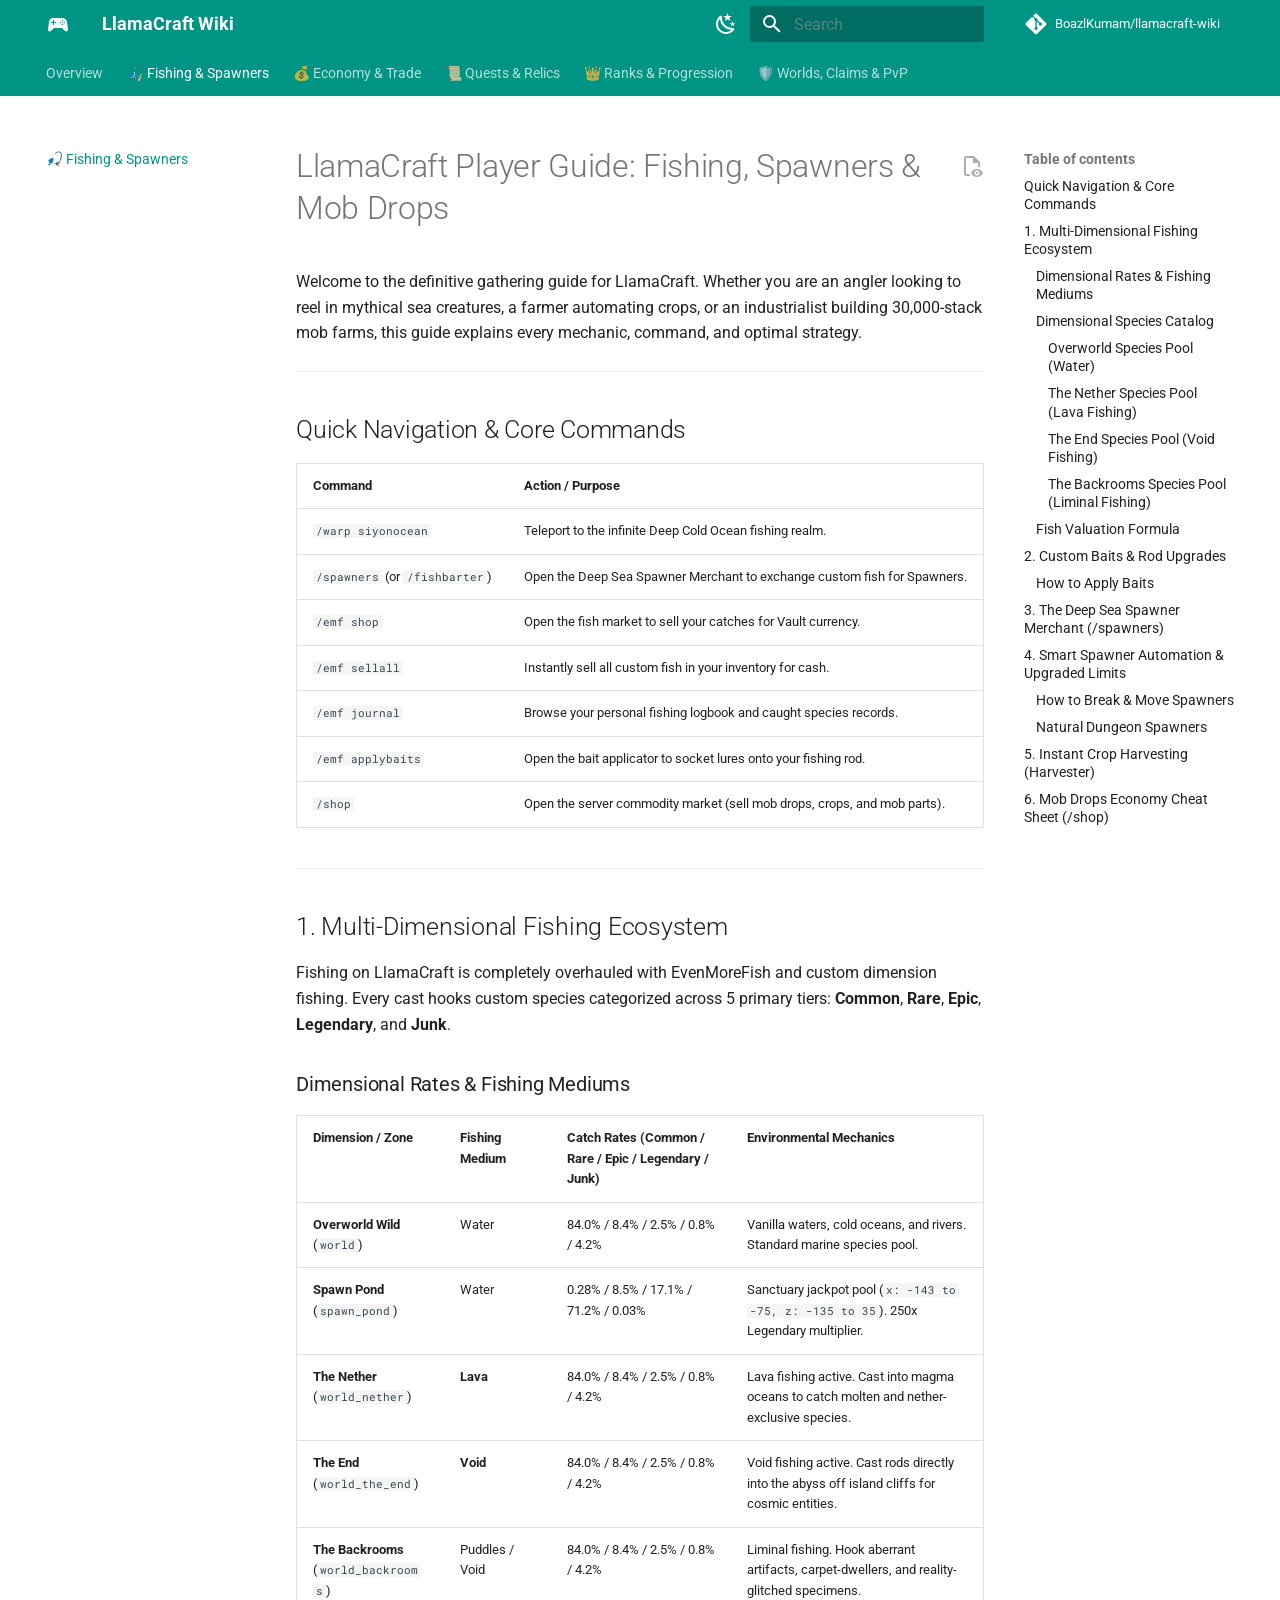
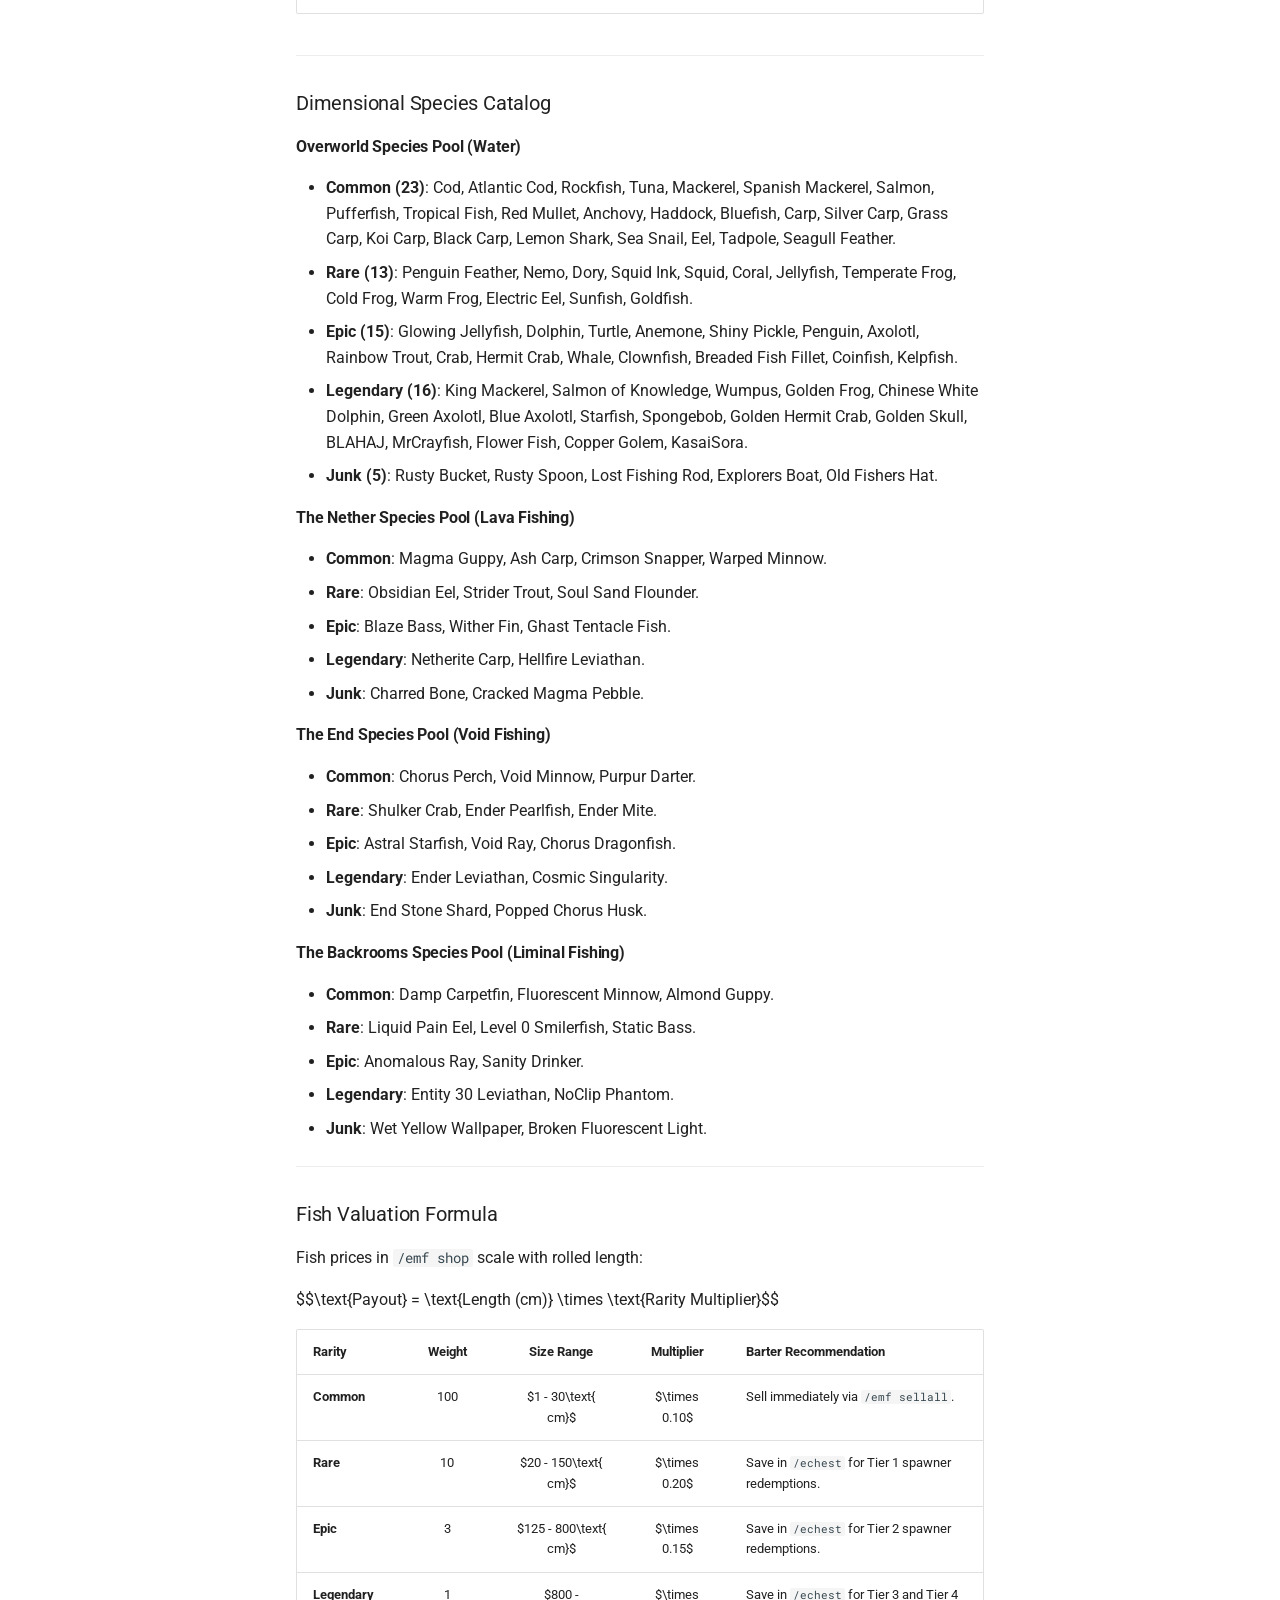
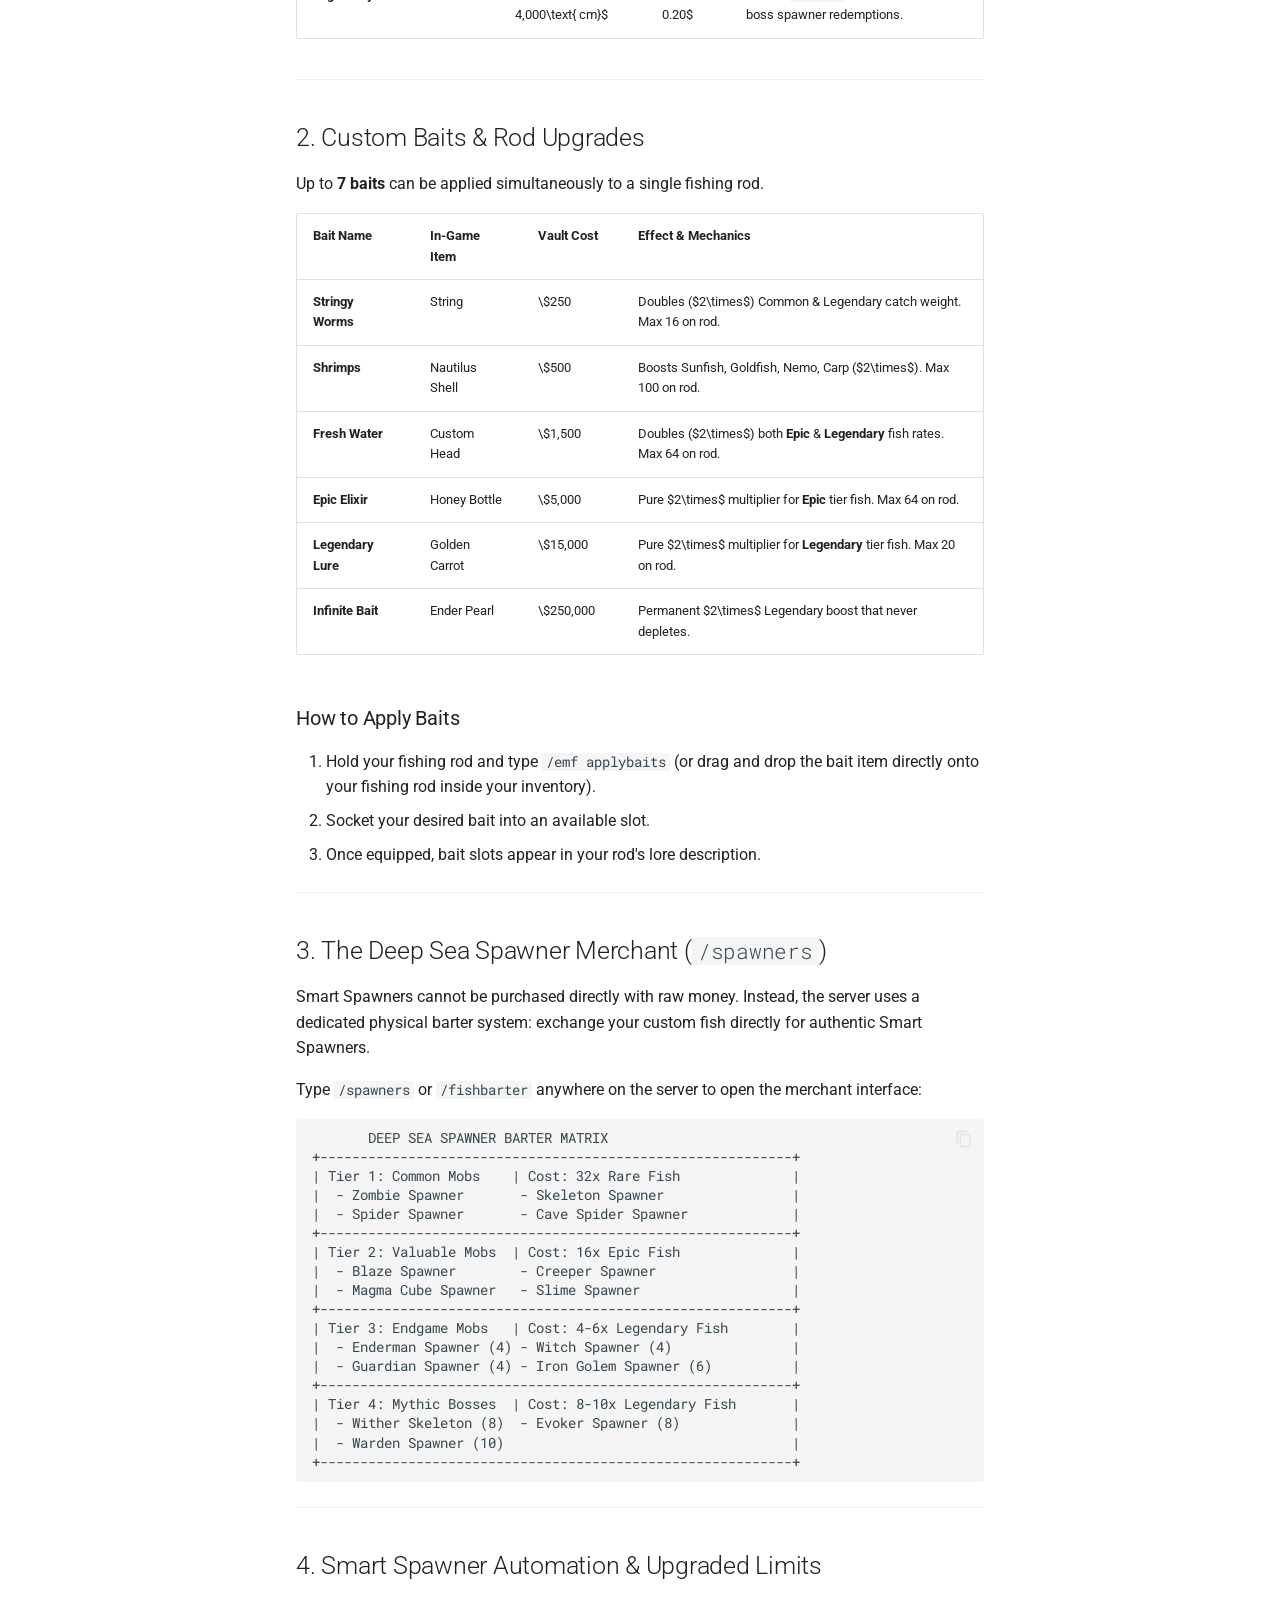
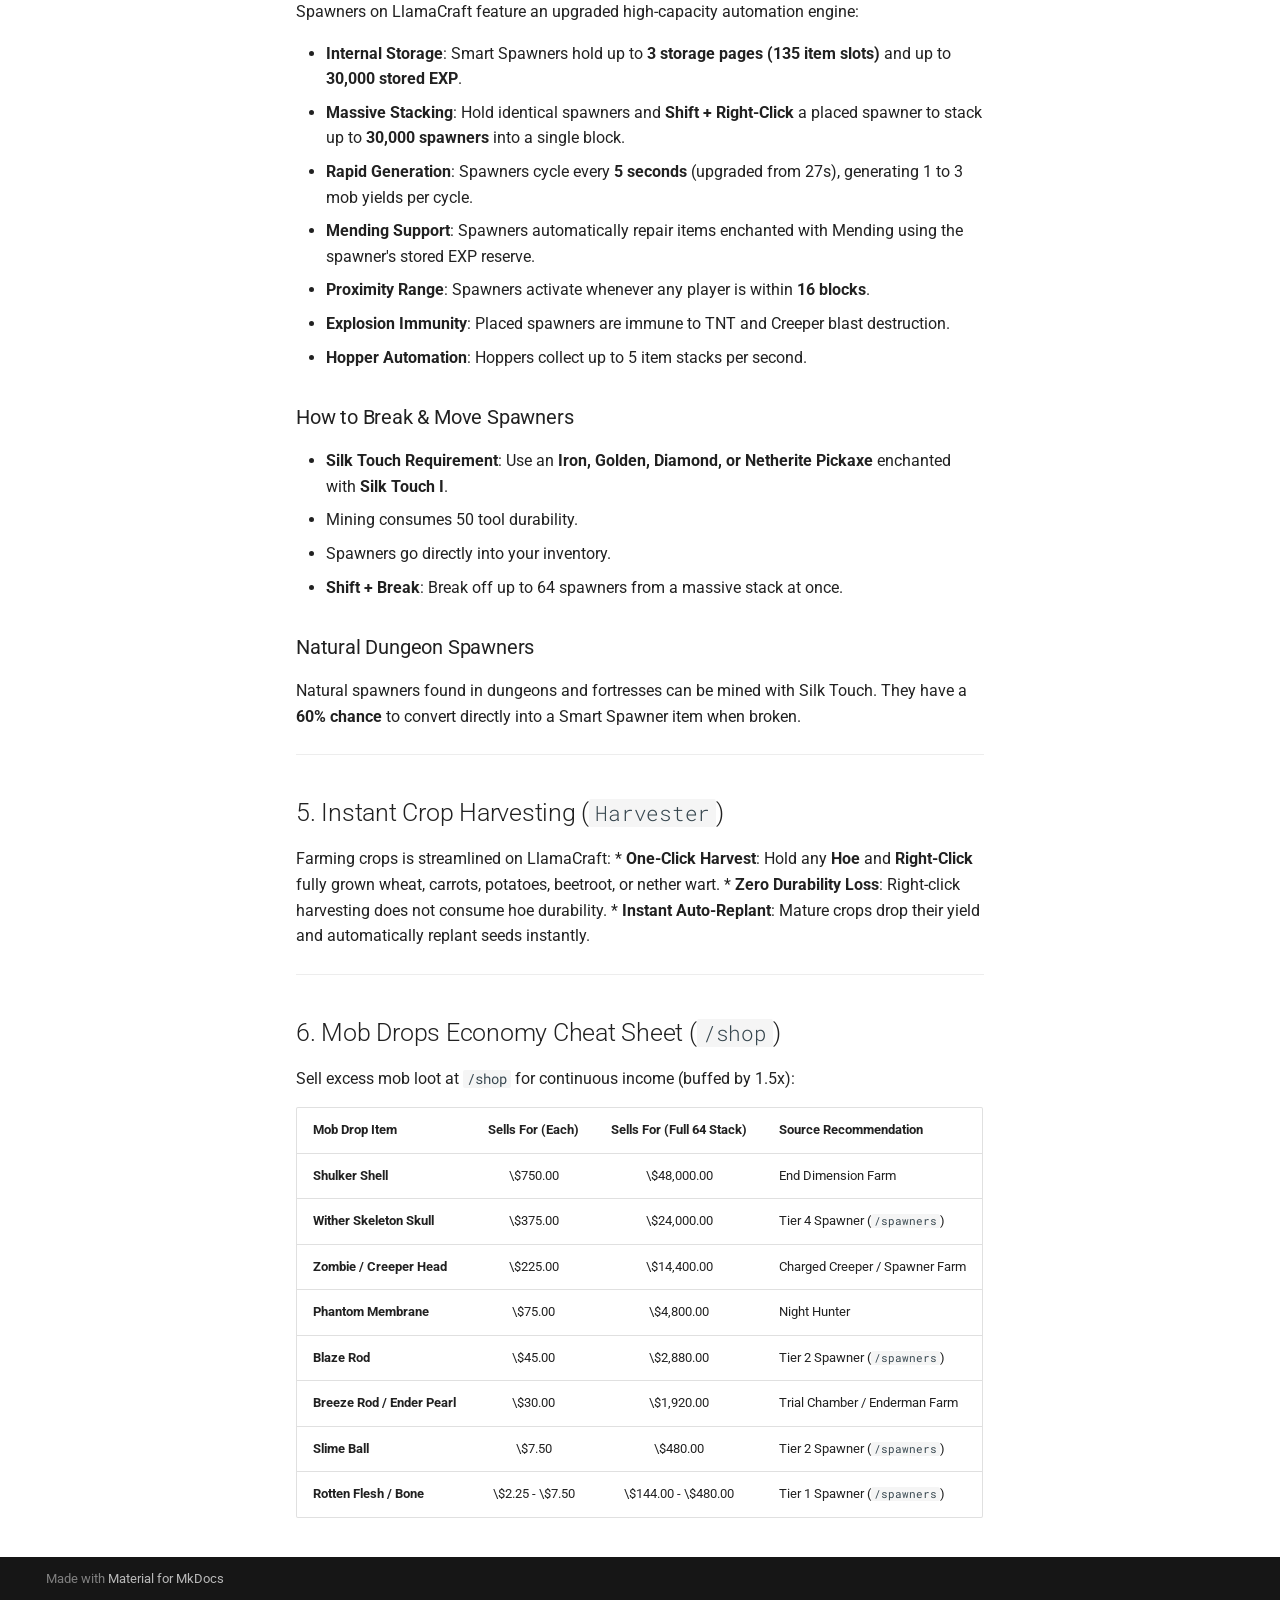
<file: gathering-and-spawners/index.html>
<!doctype html>
<html lang="en" class="no-js">
  <head>
    
      <meta charset="utf-8">
      <meta name="viewport" content="width=device-width,initial-scale=1">
      
        <meta name="description" content="The definitive community encyclopedia and gameplay guide for LlamaCraft SMP.">
      
      
        <meta name="author" content="LlamaCraft Community">
      
      
        <link rel="canonical" href="https://boazlkumam.github.io/llamacraft-wiki/gathering-and-spawners/">
      
      
        <link rel="prev" href="..">
      
      
        <link rel="next" href="../economy-and-trade/">
      
      
        
      
      
      <link rel="icon" href="../assets/images/favicon.png">
      <meta name="generator" content="mkdocs-1.6.1, mkdocs-material-9.7.7">
    
    
      
        <title>🎣 Fishing & Spawners - LlamaCraft Wiki</title>
      
    
    
      <link rel="stylesheet" href="../assets/stylesheets/main.ec1eaa64.min.css">
      
        
        <link rel="stylesheet" href="../assets/stylesheets/palette.ab4e12ef.min.css">
      
      


    
    
      
    
    
      
        
        
        <link rel="preconnect" href="https://fonts.gstatic.com" crossorigin>
        <link rel="stylesheet" href="https://fonts.googleapis.com/css?family=Roboto:300,300i,400,400i,700,700i%7CRoboto+Mono:400,400i,700,700i&display=fallback">
        <style>:root{--md-text-font:"Roboto";--md-code-font:"Roboto Mono"}</style>
      
    
    
    <script>__md_scope=new URL("..",location),__md_hash=e=>[...e].reduce(((e,_)=>(e<<5)-e+_.charCodeAt(0)),0),__md_get=(e,_=localStorage,t=__md_scope)=>JSON.parse(_.getItem(t.pathname+"."+e)),__md_set=(e,_,t=localStorage,a=__md_scope)=>{try{t.setItem(a.pathname+"."+e,JSON.stringify(_))}catch(e){}}</script>
    
      

    
    
  </head>
  
  
    
    
      
    
    
    
    
    <body dir="ltr" data-md-color-scheme="default" data-md-color-primary="teal" data-md-color-accent="green">
  
    
    <input class="md-toggle" data-md-toggle="drawer" type="checkbox" id="__drawer" autocomplete="off">
    <input class="md-toggle" data-md-toggle="search" type="checkbox" id="__search" autocomplete="off">
    <label class="md-overlay" for="__drawer"></label>
    <div data-md-component="skip">
      
        
        <a href="#llamacraft-player-guide-fishing-spawners-mob-drops" class="md-skip">
          Skip to content
        </a>
      
    </div>
    <div data-md-component="announce">
      
    </div>
    
    
      

<header class="md-header" data-md-component="header">
  <nav class="md-header__inner md-grid" aria-label="Header">
    <a href=".." title="LlamaCraft Wiki" class="md-header__button md-logo" aria-label="LlamaCraft Wiki" data-md-component="logo">
      
  
  <svg xmlns="http://www.w3.org/2000/svg" viewBox="0 0 24 24"><path d="M7.97 16 5 19c-.33.3-.77.5-1.25.5A1.75 1.75 0 0 1 2 17.75v-.25l1-7.38A4.524 4.524 0 0 1 7.5 6h9c2.36 0 4.29 1.81 4.5 4.12l1 7.38v.25a1.75 1.75 0 0 1-1.75 1.75c-.48 0-.92-.2-1.25-.5l-2.97-3zM7 8v2H5v1h2v2h1v-2h2v-1H8V8zm9.5 0a.75.75 0 0 0-.75.75.75.75 0 0 0 .75.75.75.75 0 0 0 .75-.75.75.75 0 0 0-.75-.75m-1.75 1.75a.75.75 0 0 0-.75.75.75.75 0 0 0 .75.75.75.75 0 0 0 .75-.75.75.75 0 0 0-.75-.75m3.5 0a.75.75 0 0 0-.75.75.75.75 0 0 0 .75.75.75.75 0 0 0 .75-.75.75.75 0 0 0-.75-.75M16.5 11.5a.75.75 0 0 0-.75.75.75.75 0 0 0 .75.75.75.75 0 0 0 .75-.75.75.75 0 0 0-.75-.75"/></svg>

    </a>
    <label class="md-header__button md-icon" for="__drawer">
      
      <svg xmlns="http://www.w3.org/2000/svg" viewBox="0 0 24 24"><path d="M3 6h18v2H3zm0 5h18v2H3zm0 5h18v2H3z"/></svg>
    </label>
    <div class="md-header__title" data-md-component="header-title">
      <div class="md-header__ellipsis">
        <div class="md-header__topic">
          <span class="md-ellipsis">
            LlamaCraft Wiki
          </span>
        </div>
        <div class="md-header__topic" data-md-component="header-topic">
          <span class="md-ellipsis">
            
              🎣 Fishing & Spawners
            
          </span>
        </div>
      </div>
    </div>
    
      
        <form class="md-header__option" data-md-component="palette">
  
    
    
    
    <input class="md-option" data-md-color-media="" data-md-color-scheme="default" data-md-color-primary="teal" data-md-color-accent="green"  aria-label="Switch to dark mode"  type="radio" name="__palette" id="__palette_0">
    
      <label class="md-header__button md-icon" title="Switch to dark mode" for="__palette_1" hidden>
        <svg xmlns="http://www.w3.org/2000/svg" viewBox="0 0 24 24"><path d="m17.75 4.09-2.53 1.94.91 3.06-2.63-1.81-2.63 1.81.91-3.06-2.53-1.94L12.44 4l1.06-3 1.06 3zm3.5 6.91-1.64 1.25.59 1.98-1.7-1.17-1.7 1.17.59-1.98L15.75 11l2.06-.05L18.5 9l.69 1.95zm-2.28 4.95c.83-.08 1.72 1.1 1.19 1.85-.32.45-.66.87-1.08 1.27C15.17 23 8.84 23 4.94 19.07c-3.91-3.9-3.91-10.24 0-14.14.4-.4.82-.76 1.27-1.08.75-.53 1.93.36 1.85 1.19-.27 2.86.69 5.83 2.89 8.02a9.96 9.96 0 0 0 8.02 2.89m-1.64 2.02a12.08 12.08 0 0 1-7.8-3.47c-2.17-2.19-3.33-5-3.49-7.82-2.81 3.14-2.7 7.96.31 10.98 3.02 3.01 7.84 3.12 10.98.31"/></svg>
      </label>
    
  
    
    
    
    <input class="md-option" data-md-color-media="" data-md-color-scheme="slate" data-md-color-primary="teal" data-md-color-accent="green"  aria-label="Switch to light mode"  type="radio" name="__palette" id="__palette_1">
    
      <label class="md-header__button md-icon" title="Switch to light mode" for="__palette_0" hidden>
        <svg xmlns="http://www.w3.org/2000/svg" viewBox="0 0 24 24"><path d="M12 7a5 5 0 0 1 5 5 5 5 0 0 1-5 5 5 5 0 0 1-5-5 5 5 0 0 1 5-5m0 2a3 3 0 0 0-3 3 3 3 0 0 0 3 3 3 3 0 0 0 3-3 3 3 0 0 0-3-3m0-7 2.39 3.42C13.65 5.15 12.84 5 12 5s-1.65.15-2.39.42zM3.34 7l4.16-.35A7.2 7.2 0 0 0 5.94 8.5c-.44.74-.69 1.5-.83 2.29zm.02 10 1.76-3.77a7.131 7.131 0 0 0 2.38 4.14zM20.65 7l-1.77 3.79a7.02 7.02 0 0 0-2.38-4.15zm-.01 10-4.14.36c.59-.51 1.12-1.14 1.54-1.86.42-.73.69-1.5.83-2.29zM12 22l-2.41-3.44c.74.27 1.55.44 2.41.44.82 0 1.63-.17 2.37-.44z"/></svg>
      </label>
    
  
</form>
      
    
    
      <script>var palette=__md_get("__palette");if(palette&&palette.color){if("(prefers-color-scheme)"===palette.color.media){var media=matchMedia("(prefers-color-scheme: light)"),input=document.querySelector(media.matches?"[data-md-color-media='(prefers-color-scheme: light)']":"[data-md-color-media='(prefers-color-scheme: dark)']");palette.color.media=input.getAttribute("data-md-color-media"),palette.color.scheme=input.getAttribute("data-md-color-scheme"),palette.color.primary=input.getAttribute("data-md-color-primary"),palette.color.accent=input.getAttribute("data-md-color-accent")}for(var[key,value]of Object.entries(palette.color))document.body.setAttribute("data-md-color-"+key,value)}</script>
    
    
    
      
      
        <label class="md-header__button md-icon" for="__search">
          
          <svg xmlns="http://www.w3.org/2000/svg" viewBox="0 0 24 24"><path d="M9.5 3A6.5 6.5 0 0 1 16 9.5c0 1.61-.59 3.09-1.56 4.23l.27.27h.79l5 5-1.5 1.5-5-5v-.79l-.27-.27A6.52 6.52 0 0 1 9.5 16 6.5 6.5 0 0 1 3 9.5 6.5 6.5 0 0 1 9.5 3m0 2C7 5 5 7 5 9.5S7 14 9.5 14 14 12 14 9.5 12 5 9.5 5"/></svg>
        </label>
        <div class="md-search" data-md-component="search" role="dialog">
  <label class="md-search__overlay" for="__search"></label>
  <div class="md-search__inner" role="search">
    <form class="md-search__form" name="search">
      <input type="text" class="md-search__input" name="query" aria-label="Search" placeholder="Search" autocapitalize="off" autocorrect="off" autocomplete="off" spellcheck="false" data-md-component="search-query" required>
      <label class="md-search__icon md-icon" for="__search">
        
        <svg xmlns="http://www.w3.org/2000/svg" viewBox="0 0 24 24"><path d="M9.5 3A6.5 6.5 0 0 1 16 9.5c0 1.61-.59 3.09-1.56 4.23l.27.27h.79l5 5-1.5 1.5-5-5v-.79l-.27-.27A6.52 6.52 0 0 1 9.5 16 6.5 6.5 0 0 1 3 9.5 6.5 6.5 0 0 1 9.5 3m0 2C7 5 5 7 5 9.5S7 14 9.5 14 14 12 14 9.5 12 5 9.5 5"/></svg>
        
        <svg xmlns="http://www.w3.org/2000/svg" viewBox="0 0 24 24"><path d="M20 11v2H8l5.5 5.5-1.42 1.42L4.16 12l7.92-7.92L13.5 5.5 8 11z"/></svg>
      </label>
      <nav class="md-search__options" aria-label="Search">
        
          <a href="javascript:void(0)" class="md-search__icon md-icon" title="Share" aria-label="Share" data-clipboard data-clipboard-text="" data-md-component="search-share" tabindex="-1">
            
            <svg xmlns="http://www.w3.org/2000/svg" viewBox="0 0 24 24"><path d="M18 16.08c-.76 0-1.44.3-1.96.77L8.91 12.7c.05-.23.09-.46.09-.7s-.04-.47-.09-.7l7.05-4.11c.54.5 1.25.81 2.04.81a3 3 0 0 0 3-3 3 3 0 0 0-3-3 3 3 0 0 0-3 3c0 .24.04.47.09.7L8.04 9.81C7.5 9.31 6.79 9 6 9a3 3 0 0 0-3 3 3 3 0 0 0 3 3c.79 0 1.5-.31 2.04-.81l7.12 4.15c-.05.21-.08.43-.08.66 0 1.61 1.31 2.91 2.92 2.91s2.92-1.3 2.92-2.91A2.92 2.92 0 0 0 18 16.08"/></svg>
          </a>
        
        <button type="reset" class="md-search__icon md-icon" title="Clear" aria-label="Clear" tabindex="-1">
          
          <svg xmlns="http://www.w3.org/2000/svg" viewBox="0 0 24 24"><path d="M19 6.41 17.59 5 12 10.59 6.41 5 5 6.41 10.59 12 5 17.59 6.41 19 12 13.41 17.59 19 19 17.59 13.41 12z"/></svg>
        </button>
      </nav>
      
        <div class="md-search__suggest" data-md-component="search-suggest"></div>
      
    </form>
    <div class="md-search__output">
      <div class="md-search__scrollwrap" tabindex="0" data-md-scrollfix>
        <div class="md-search-result" data-md-component="search-result">
          <div class="md-search-result__meta">
            Initializing search
          </div>
          <ol class="md-search-result__list" role="presentation"></ol>
        </div>
      </div>
    </div>
  </div>
</div>
      
    
    
      <div class="md-header__source">
        <a href="https://github.com/BoazlKumam/llamacraft-wiki" title="Go to repository" class="md-source" data-md-component="source">
  <div class="md-source__icon md-icon">
    
    <svg xmlns="http://www.w3.org/2000/svg" viewBox="0 0 448 512"><!--! Font Awesome Free 7.1.0 by @fontawesome - https://fontawesome.com License - https://fontawesome.com/license/free (Icons: CC BY 4.0, Fonts: SIL OFL 1.1, Code: MIT License) Copyright 2025 Fonticons, Inc.--><path d="M439.6 236.1 244 40.5c-5.4-5.5-12.8-8.5-20.4-8.5s-15 3-20.4 8.4L162.5 81l51.5 51.5c27.1-9.1 52.7 16.8 43.4 43.7l49.7 49.7c34.2-11.8 61.2 31 35.5 56.7-26.5 26.5-70.2-2.9-56-37.3L240.3 199v121.9c25.3 12.5 22.3 41.8 9.1 55-6.4 6.4-15.2 10.1-24.3 10.1s-17.8-3.6-24.3-10.1c-17.6-17.6-11.1-46.9 11.2-56v-123c-20.8-8.5-24.6-30.7-18.6-45L142.6 101 8.5 235.1C3 240.6 0 247.9 0 255.5s3 15 8.5 20.4l195.6 195.7c5.4 5.4 12.7 8.4 20.4 8.4s15-3 20.4-8.4l194.7-194.7c5.4-5.4 8.4-12.8 8.4-20.4s-3-15-8.4-20.4"/></svg>
  </div>
  <div class="md-source__repository">
    BoazlKumam/llamacraft-wiki
  </div>
</a>
      </div>
    
  </nav>
  
</header>
    
    <div class="md-container" data-md-component="container">
      
      
        
          
            
<nav class="md-tabs" aria-label="Tabs" data-md-component="tabs">
  <div class="md-grid">
    <ul class="md-tabs__list">
      
        
  
  
  
  
    <li class="md-tabs__item">
      <a href=".." class="md-tabs__link">
        
  
  
    
  
  Overview

      </a>
    </li>
  

      
        
  
  
  
    
  
  
    <li class="md-tabs__item md-tabs__item--active">
      <a href="./" class="md-tabs__link">
        
  
  
    
  
  🎣 Fishing & Spawners

      </a>
    </li>
  

      
        
  
  
  
  
    <li class="md-tabs__item">
      <a href="../economy-and-trade/" class="md-tabs__link">
        
  
  
    
  
  💰 Economy & Trade

      </a>
    </li>
  

      
        
  
  
  
  
    <li class="md-tabs__item">
      <a href="../quests-and-events/" class="md-tabs__link">
        
  
  
    
  
  📜 Quests & Relics

      </a>
    </li>
  

      
        
  
  
  
  
    <li class="md-tabs__item">
      <a href="../ranks-and-progression/" class="md-tabs__link">
        
  
  
    
  
  👑 Ranks & Progression

      </a>
    </li>
  

      
        
  
  
  
  
    <li class="md-tabs__item">
      <a href="../worlds-claims-and-pvp/" class="md-tabs__link">
        
  
  
    
  
  🛡️ Worlds, Claims & PvP

      </a>
    </li>
  

      
    </ul>
  </div>
</nav>
          
        
      
      <main class="md-main" data-md-component="main">
        <div class="md-main__inner md-grid">
          
            
              
              <div class="md-sidebar md-sidebar--primary" data-md-component="sidebar" data-md-type="navigation" >
                <div class="md-sidebar__scrollwrap">
                  <div class="md-sidebar__inner">
                    


  


<nav class="md-nav md-nav--primary md-nav--lifted" aria-label="Navigation" data-md-level="0">
  <label class="md-nav__title" for="__drawer">
    <a href=".." title="LlamaCraft Wiki" class="md-nav__button md-logo" aria-label="LlamaCraft Wiki" data-md-component="logo">
      
  
  <svg xmlns="http://www.w3.org/2000/svg" viewBox="0 0 24 24"><path d="M7.97 16 5 19c-.33.3-.77.5-1.25.5A1.75 1.75 0 0 1 2 17.75v-.25l1-7.38A4.524 4.524 0 0 1 7.5 6h9c2.36 0 4.29 1.81 4.5 4.12l1 7.38v.25a1.75 1.75 0 0 1-1.75 1.75c-.48 0-.92-.2-1.25-.5l-2.97-3zM7 8v2H5v1h2v2h1v-2h2v-1H8V8zm9.5 0a.75.75 0 0 0-.75.75.75.75 0 0 0 .75.75.75.75 0 0 0 .75-.75.75.75 0 0 0-.75-.75m-1.75 1.75a.75.75 0 0 0-.75.75.75.75 0 0 0 .75.75.75.75 0 0 0 .75-.75.75.75 0 0 0-.75-.75m3.5 0a.75.75 0 0 0-.75.75.75.75 0 0 0 .75.75.75.75 0 0 0 .75-.75.75.75 0 0 0-.75-.75M16.5 11.5a.75.75 0 0 0-.75.75.75.75 0 0 0 .75.75.75.75 0 0 0 .75-.75.75.75 0 0 0-.75-.75"/></svg>

    </a>
    LlamaCraft Wiki
  </label>
  
    <div class="md-nav__source">
      <a href="https://github.com/BoazlKumam/llamacraft-wiki" title="Go to repository" class="md-source" data-md-component="source">
  <div class="md-source__icon md-icon">
    
    <svg xmlns="http://www.w3.org/2000/svg" viewBox="0 0 448 512"><!--! Font Awesome Free 7.1.0 by @fontawesome - https://fontawesome.com License - https://fontawesome.com/license/free (Icons: CC BY 4.0, Fonts: SIL OFL 1.1, Code: MIT License) Copyright 2025 Fonticons, Inc.--><path d="M439.6 236.1 244 40.5c-5.4-5.5-12.8-8.5-20.4-8.5s-15 3-20.4 8.4L162.5 81l51.5 51.5c27.1-9.1 52.7 16.8 43.4 43.7l49.7 49.7c34.2-11.8 61.2 31 35.5 56.7-26.5 26.5-70.2-2.9-56-37.3L240.3 199v121.9c25.3 12.5 22.3 41.8 9.1 55-6.4 6.4-15.2 10.1-24.3 10.1s-17.8-3.6-24.3-10.1c-17.6-17.6-11.1-46.9 11.2-56v-123c-20.8-8.5-24.6-30.7-18.6-45L142.6 101 8.5 235.1C3 240.6 0 247.9 0 255.5s3 15 8.5 20.4l195.6 195.7c5.4 5.4 12.7 8.4 20.4 8.4s15-3 20.4-8.4l194.7-194.7c5.4-5.4 8.4-12.8 8.4-20.4s-3-15-8.4-20.4"/></svg>
  </div>
  <div class="md-source__repository">
    BoazlKumam/llamacraft-wiki
  </div>
</a>
    </div>
  
  <ul class="md-nav__list" data-md-scrollfix>
    
      
      
  
  
  
  
    <li class="md-nav__item">
      <a href=".." class="md-nav__link">
        
  
  
  <span class="md-ellipsis">
    
  
    Overview
  

    
  </span>
  
  

      </a>
    </li>
  

    
      
      
  
  
    
  
  
  
    <li class="md-nav__item md-nav__item--active">
      
      <input class="md-nav__toggle md-toggle" type="checkbox" id="__toc">
      
      
        
      
      
        <label class="md-nav__link md-nav__link--active" for="__toc">
          
  
  
  <span class="md-ellipsis">
    
  
    🎣 Fishing & Spawners
  

    
  </span>
  
  

          <span class="md-nav__icon md-icon"></span>
        </label>
      
      <a href="./" class="md-nav__link md-nav__link--active">
        
  
  
  <span class="md-ellipsis">
    
  
    🎣 Fishing & Spawners
  

    
  </span>
  
  

      </a>
      
        

<nav class="md-nav md-nav--secondary" aria-label="Table of contents">
  
  
  
    
  
  
    <label class="md-nav__title" for="__toc">
      <span class="md-nav__icon md-icon"></span>
      Table of contents
    </label>
    <ul class="md-nav__list" data-md-component="toc" data-md-scrollfix>
      
        <li class="md-nav__item">
  <a href="#quick-navigation-core-commands" class="md-nav__link">
    <span class="md-ellipsis">
      
        Quick Navigation &amp; Core Commands
      
    </span>
  </a>
  
</li>
      
        <li class="md-nav__item">
  <a href="#1-multi-dimensional-fishing-ecosystem" class="md-nav__link">
    <span class="md-ellipsis">
      
        1. Multi-Dimensional Fishing Ecosystem
      
    </span>
  </a>
  
    <nav class="md-nav" aria-label="1. Multi-Dimensional Fishing Ecosystem">
      <ul class="md-nav__list">
        
          <li class="md-nav__item">
  <a href="#dimensional-rates-fishing-mediums" class="md-nav__link">
    <span class="md-ellipsis">
      
        Dimensional Rates &amp; Fishing Mediums
      
    </span>
  </a>
  
</li>
        
          <li class="md-nav__item">
  <a href="#dimensional-species-catalog" class="md-nav__link">
    <span class="md-ellipsis">
      
        Dimensional Species Catalog
      
    </span>
  </a>
  
    <nav class="md-nav" aria-label="Dimensional Species Catalog">
      <ul class="md-nav__list">
        
          <li class="md-nav__item">
  <a href="#overworld-species-pool-water" class="md-nav__link">
    <span class="md-ellipsis">
      
        Overworld Species Pool (Water)
      
    </span>
  </a>
  
</li>
        
          <li class="md-nav__item">
  <a href="#the-nether-species-pool-lava-fishing" class="md-nav__link">
    <span class="md-ellipsis">
      
        The Nether Species Pool (Lava Fishing)
      
    </span>
  </a>
  
</li>
        
          <li class="md-nav__item">
  <a href="#the-end-species-pool-void-fishing" class="md-nav__link">
    <span class="md-ellipsis">
      
        The End Species Pool (Void Fishing)
      
    </span>
  </a>
  
</li>
        
          <li class="md-nav__item">
  <a href="#the-backrooms-species-pool-liminal-fishing" class="md-nav__link">
    <span class="md-ellipsis">
      
        The Backrooms Species Pool (Liminal Fishing)
      
    </span>
  </a>
  
</li>
        
      </ul>
    </nav>
  
</li>
        
          <li class="md-nav__item">
  <a href="#fish-valuation-formula" class="md-nav__link">
    <span class="md-ellipsis">
      
        Fish Valuation Formula
      
    </span>
  </a>
  
</li>
        
      </ul>
    </nav>
  
</li>
      
        <li class="md-nav__item">
  <a href="#2-custom-baits-rod-upgrades" class="md-nav__link">
    <span class="md-ellipsis">
      
        2. Custom Baits &amp; Rod Upgrades
      
    </span>
  </a>
  
    <nav class="md-nav" aria-label="2. Custom Baits &amp; Rod Upgrades">
      <ul class="md-nav__list">
        
          <li class="md-nav__item">
  <a href="#how-to-apply-baits" class="md-nav__link">
    <span class="md-ellipsis">
      
        How to Apply Baits
      
    </span>
  </a>
  
</li>
        
      </ul>
    </nav>
  
</li>
      
        <li class="md-nav__item">
  <a href="#3-the-deep-sea-spawner-merchant-spawners" class="md-nav__link">
    <span class="md-ellipsis">
      
        3. The Deep Sea Spawner Merchant (/spawners)
      
    </span>
  </a>
  
</li>
      
        <li class="md-nav__item">
  <a href="#4-smart-spawner-automation-upgraded-limits" class="md-nav__link">
    <span class="md-ellipsis">
      
        4. Smart Spawner Automation &amp; Upgraded Limits
      
    </span>
  </a>
  
    <nav class="md-nav" aria-label="4. Smart Spawner Automation &amp; Upgraded Limits">
      <ul class="md-nav__list">
        
          <li class="md-nav__item">
  <a href="#how-to-break-move-spawners" class="md-nav__link">
    <span class="md-ellipsis">
      
        How to Break &amp; Move Spawners
      
    </span>
  </a>
  
</li>
        
          <li class="md-nav__item">
  <a href="#natural-dungeon-spawners" class="md-nav__link">
    <span class="md-ellipsis">
      
        Natural Dungeon Spawners
      
    </span>
  </a>
  
</li>
        
      </ul>
    </nav>
  
</li>
      
        <li class="md-nav__item">
  <a href="#5-instant-crop-harvesting-harvester" class="md-nav__link">
    <span class="md-ellipsis">
      
        5. Instant Crop Harvesting (Harvester)
      
    </span>
  </a>
  
</li>
      
        <li class="md-nav__item">
  <a href="#6-mob-drops-economy-cheat-sheet-shop" class="md-nav__link">
    <span class="md-ellipsis">
      
        6. Mob Drops Economy Cheat Sheet (/shop)
      
    </span>
  </a>
  
</li>
      
    </ul>
  
</nav>
      
    </li>
  

    
      
      
  
  
  
  
    <li class="md-nav__item">
      <a href="../economy-and-trade/" class="md-nav__link">
        
  
  
  <span class="md-ellipsis">
    
  
    💰 Economy & Trade
  

    
  </span>
  
  

      </a>
    </li>
  

    
      
      
  
  
  
  
    <li class="md-nav__item">
      <a href="../quests-and-events/" class="md-nav__link">
        
  
  
  <span class="md-ellipsis">
    
  
    📜 Quests & Relics
  

    
  </span>
  
  

      </a>
    </li>
  

    
      
      
  
  
  
  
    <li class="md-nav__item">
      <a href="../ranks-and-progression/" class="md-nav__link">
        
  
  
  <span class="md-ellipsis">
    
  
    👑 Ranks & Progression
  

    
  </span>
  
  

      </a>
    </li>
  

    
      
      
  
  
  
  
    <li class="md-nav__item">
      <a href="../worlds-claims-and-pvp/" class="md-nav__link">
        
  
  
  <span class="md-ellipsis">
    
  
    🛡️ Worlds, Claims & PvP
  

    
  </span>
  
  

      </a>
    </li>
  

    
  </ul>
</nav>
                  </div>
                </div>
              </div>
            
            
              
              <div class="md-sidebar md-sidebar--secondary" data-md-component="sidebar" data-md-type="toc" >
                <div class="md-sidebar__scrollwrap">
                  <div class="md-sidebar__inner">
                    

<nav class="md-nav md-nav--secondary" aria-label="Table of contents">
  
  
  
    
  
  
    <label class="md-nav__title" for="__toc">
      <span class="md-nav__icon md-icon"></span>
      Table of contents
    </label>
    <ul class="md-nav__list" data-md-component="toc" data-md-scrollfix>
      
        <li class="md-nav__item">
  <a href="#quick-navigation-core-commands" class="md-nav__link">
    <span class="md-ellipsis">
      
        Quick Navigation &amp; Core Commands
      
    </span>
  </a>
  
</li>
      
        <li class="md-nav__item">
  <a href="#1-multi-dimensional-fishing-ecosystem" class="md-nav__link">
    <span class="md-ellipsis">
      
        1. Multi-Dimensional Fishing Ecosystem
      
    </span>
  </a>
  
    <nav class="md-nav" aria-label="1. Multi-Dimensional Fishing Ecosystem">
      <ul class="md-nav__list">
        
          <li class="md-nav__item">
  <a href="#dimensional-rates-fishing-mediums" class="md-nav__link">
    <span class="md-ellipsis">
      
        Dimensional Rates &amp; Fishing Mediums
      
    </span>
  </a>
  
</li>
        
          <li class="md-nav__item">
  <a href="#dimensional-species-catalog" class="md-nav__link">
    <span class="md-ellipsis">
      
        Dimensional Species Catalog
      
    </span>
  </a>
  
    <nav class="md-nav" aria-label="Dimensional Species Catalog">
      <ul class="md-nav__list">
        
          <li class="md-nav__item">
  <a href="#overworld-species-pool-water" class="md-nav__link">
    <span class="md-ellipsis">
      
        Overworld Species Pool (Water)
      
    </span>
  </a>
  
</li>
        
          <li class="md-nav__item">
  <a href="#the-nether-species-pool-lava-fishing" class="md-nav__link">
    <span class="md-ellipsis">
      
        The Nether Species Pool (Lava Fishing)
      
    </span>
  </a>
  
</li>
        
          <li class="md-nav__item">
  <a href="#the-end-species-pool-void-fishing" class="md-nav__link">
    <span class="md-ellipsis">
      
        The End Species Pool (Void Fishing)
      
    </span>
  </a>
  
</li>
        
          <li class="md-nav__item">
  <a href="#the-backrooms-species-pool-liminal-fishing" class="md-nav__link">
    <span class="md-ellipsis">
      
        The Backrooms Species Pool (Liminal Fishing)
      
    </span>
  </a>
  
</li>
        
      </ul>
    </nav>
  
</li>
        
          <li class="md-nav__item">
  <a href="#fish-valuation-formula" class="md-nav__link">
    <span class="md-ellipsis">
      
        Fish Valuation Formula
      
    </span>
  </a>
  
</li>
        
      </ul>
    </nav>
  
</li>
      
        <li class="md-nav__item">
  <a href="#2-custom-baits-rod-upgrades" class="md-nav__link">
    <span class="md-ellipsis">
      
        2. Custom Baits &amp; Rod Upgrades
      
    </span>
  </a>
  
    <nav class="md-nav" aria-label="2. Custom Baits &amp; Rod Upgrades">
      <ul class="md-nav__list">
        
          <li class="md-nav__item">
  <a href="#how-to-apply-baits" class="md-nav__link">
    <span class="md-ellipsis">
      
        How to Apply Baits
      
    </span>
  </a>
  
</li>
        
      </ul>
    </nav>
  
</li>
      
        <li class="md-nav__item">
  <a href="#3-the-deep-sea-spawner-merchant-spawners" class="md-nav__link">
    <span class="md-ellipsis">
      
        3. The Deep Sea Spawner Merchant (/spawners)
      
    </span>
  </a>
  
</li>
      
        <li class="md-nav__item">
  <a href="#4-smart-spawner-automation-upgraded-limits" class="md-nav__link">
    <span class="md-ellipsis">
      
        4. Smart Spawner Automation &amp; Upgraded Limits
      
    </span>
  </a>
  
    <nav class="md-nav" aria-label="4. Smart Spawner Automation &amp; Upgraded Limits">
      <ul class="md-nav__list">
        
          <li class="md-nav__item">
  <a href="#how-to-break-move-spawners" class="md-nav__link">
    <span class="md-ellipsis">
      
        How to Break &amp; Move Spawners
      
    </span>
  </a>
  
</li>
        
          <li class="md-nav__item">
  <a href="#natural-dungeon-spawners" class="md-nav__link">
    <span class="md-ellipsis">
      
        Natural Dungeon Spawners
      
    </span>
  </a>
  
</li>
        
      </ul>
    </nav>
  
</li>
      
        <li class="md-nav__item">
  <a href="#5-instant-crop-harvesting-harvester" class="md-nav__link">
    <span class="md-ellipsis">
      
        5. Instant Crop Harvesting (Harvester)
      
    </span>
  </a>
  
</li>
      
        <li class="md-nav__item">
  <a href="#6-mob-drops-economy-cheat-sheet-shop" class="md-nav__link">
    <span class="md-ellipsis">
      
        6. Mob Drops Economy Cheat Sheet (/shop)
      
    </span>
  </a>
  
</li>
      
    </ul>
  
</nav>
                  </div>
                </div>
              </div>
            
          
          
            <div class="md-content" data-md-component="content">
              
              <article class="md-content__inner md-typeset">
                
                  


  
  
    
      
    
    <a href="https://github.com/BoazlKumam/llamacraft-wiki/raw/main/docs/gathering-and-spawners.md" title="View source of this page" class="md-content__button md-icon">
      
      <svg xmlns="http://www.w3.org/2000/svg" viewBox="0 0 24 24"><path d="M17 18c.56 0 1 .44 1 1s-.44 1-1 1-1-.44-1-1 .44-1 1-1m0-3c-2.73 0-5.06 1.66-6 4 .94 2.34 3.27 4 6 4s5.06-1.66 6-4c-.94-2.34-3.27-4-6-4m0 6.5a2.5 2.5 0 0 1-2.5-2.5 2.5 2.5 0 0 1 2.5-2.5 2.5 2.5 0 0 1 2.5 2.5 2.5 2.5 0 0 1-2.5 2.5M9.27 20H6V4h7v5h5v4.07c.7.08 1.36.25 2 .49V8l-6-6H6a2 2 0 0 0-2 2v16a2 2 0 0 0 2 2h4.5a8.2 8.2 0 0 1-1.23-2"/></svg>
    </a>
  


<h1 id="llamacraft-player-guide-fishing-spawners-mob-drops">LlamaCraft Player Guide: Fishing, Spawners &amp; Mob Drops<a class="headerlink" href="#llamacraft-player-guide-fishing-spawners-mob-drops" title="Permanent link">&para;</a></h1>
<p>Welcome to the definitive gathering guide for LlamaCraft. Whether you are an angler looking to reel in mythical sea creatures, a farmer automating crops, or an industrialist building 30,000-stack mob farms, this guide explains every mechanic, command, and optimal strategy.</p>
<hr />
<h2 id="quick-navigation-core-commands">Quick Navigation &amp; Core Commands<a class="headerlink" href="#quick-navigation-core-commands" title="Permanent link">&para;</a></h2>
<table>
<thead>
<tr>
<th style="text-align: left;">Command</th>
<th style="text-align: left;">Action / Purpose</th>
</tr>
</thead>
<tbody>
<tr>
<td style="text-align: left;"><code>/warp siyonocean</code></td>
<td style="text-align: left;">Teleport to the infinite Deep Cold Ocean fishing realm.</td>
</tr>
<tr>
<td style="text-align: left;"><code>/spawners</code> (or <code>/fishbarter</code>)</td>
<td style="text-align: left;">Open the Deep Sea Spawner Merchant to exchange custom fish for Spawners.</td>
</tr>
<tr>
<td style="text-align: left;"><code>/emf shop</code></td>
<td style="text-align: left;">Open the fish market to sell your catches for Vault currency.</td>
</tr>
<tr>
<td style="text-align: left;"><code>/emf sellall</code></td>
<td style="text-align: left;">Instantly sell all custom fish in your inventory for cash.</td>
</tr>
<tr>
<td style="text-align: left;"><code>/emf journal</code></td>
<td style="text-align: left;">Browse your personal fishing logbook and caught species records.</td>
</tr>
<tr>
<td style="text-align: left;"><code>/emf applybaits</code></td>
<td style="text-align: left;">Open the bait applicator to socket lures onto your fishing rod.</td>
</tr>
<tr>
<td style="text-align: left;"><code>/shop</code></td>
<td style="text-align: left;">Open the server commodity market (sell mob drops, crops, and mob parts).</td>
</tr>
</tbody>
</table>
<hr />
<h2 id="1-multi-dimensional-fishing-ecosystem">1. Multi-Dimensional Fishing Ecosystem<a class="headerlink" href="#1-multi-dimensional-fishing-ecosystem" title="Permanent link">&para;</a></h2>
<p>Fishing on LlamaCraft is completely overhauled with EvenMoreFish and custom dimension fishing. Every cast hooks custom species categorized across 5 primary tiers: <strong>Common</strong>, <strong>Rare</strong>, <strong>Epic</strong>, <strong>Legendary</strong>, and <strong>Junk</strong>.</p>
<h3 id="dimensional-rates-fishing-mediums">Dimensional Rates &amp; Fishing Mediums<a class="headerlink" href="#dimensional-rates-fishing-mediums" title="Permanent link">&para;</a></h3>
<table>
<thead>
<tr>
<th style="text-align: left;">Dimension / Zone</th>
<th style="text-align: left;">Fishing Medium</th>
<th style="text-align: left;">Catch Rates (Common / Rare / Epic / Legendary / Junk)</th>
<th style="text-align: left;">Environmental Mechanics</th>
</tr>
</thead>
<tbody>
<tr>
<td style="text-align: left;"><strong>Overworld Wild</strong> (<code>world</code>)</td>
<td style="text-align: left;">Water</td>
<td style="text-align: left;">84.0% / 8.4% / 2.5% / 0.8% / 4.2%</td>
<td style="text-align: left;">Vanilla waters, cold oceans, and rivers. Standard marine species pool.</td>
</tr>
<tr>
<td style="text-align: left;"><strong>Spawn Pond</strong> (<code>spawn_pond</code>)</td>
<td style="text-align: left;">Water</td>
<td style="text-align: left;">0.28% / 8.5% / 17.1% / 71.2% / 0.03%</td>
<td style="text-align: left;">Sanctuary jackpot pool (<code>x: -143 to -75, z: -135 to 35</code>). 250x Legendary multiplier.</td>
</tr>
<tr>
<td style="text-align: left;"><strong>The Nether</strong> (<code>world_nether</code>)</td>
<td style="text-align: left;"><strong>Lava</strong></td>
<td style="text-align: left;">84.0% / 8.4% / 2.5% / 0.8% / 4.2%</td>
<td style="text-align: left;">Lava fishing active. Cast into magma oceans to catch molten and nether-exclusive species.</td>
</tr>
<tr>
<td style="text-align: left;"><strong>The End</strong> (<code>world_the_end</code>)</td>
<td style="text-align: left;"><strong>Void</strong></td>
<td style="text-align: left;">84.0% / 8.4% / 2.5% / 0.8% / 4.2%</td>
<td style="text-align: left;">Void fishing active. Cast rods directly into the abyss off island cliffs for cosmic entities.</td>
</tr>
<tr>
<td style="text-align: left;"><strong>The Backrooms</strong> (<code>world_backrooms</code>)</td>
<td style="text-align: left;">Puddles / Void</td>
<td style="text-align: left;">84.0% / 8.4% / 2.5% / 0.8% / 4.2%</td>
<td style="text-align: left;">Liminal fishing. Hook aberrant artifacts, carpet-dwellers, and reality-glitched specimens.</td>
</tr>
</tbody>
</table>
<hr />
<h3 id="dimensional-species-catalog">Dimensional Species Catalog<a class="headerlink" href="#dimensional-species-catalog" title="Permanent link">&para;</a></h3>
<h4 id="overworld-species-pool-water">Overworld Species Pool (Water)<a class="headerlink" href="#overworld-species-pool-water" title="Permanent link">&para;</a></h4>
<ul>
<li><strong>Common (23)</strong>: Cod, Atlantic Cod, Rockfish, Tuna, Mackerel, Spanish Mackerel, Salmon, Pufferfish, Tropical Fish, Red Mullet, Anchovy, Haddock, Bluefish, Carp, Silver Carp, Grass Carp, Koi Carp, Black Carp, Lemon Shark, Sea Snail, Eel, Tadpole, Seagull Feather.</li>
<li><strong>Rare (13)</strong>: Penguin Feather, Nemo, Dory, Squid Ink, Squid, Coral, Jellyfish, Temperate Frog, Cold Frog, Warm Frog, Electric Eel, Sunfish, Goldfish.</li>
<li><strong>Epic (15)</strong>: Glowing Jellyfish, Dolphin, Turtle, Anemone, Shiny Pickle, Penguin, Axolotl, Rainbow Trout, Crab, Hermit Crab, Whale, Clownfish, Breaded Fish Fillet, Coinfish, Kelpfish.</li>
<li><strong>Legendary (16)</strong>: King Mackerel, Salmon of Knowledge, Wumpus, Golden Frog, Chinese White Dolphin, Green Axolotl, Blue Axolotl, Starfish, Spongebob, Golden Hermit Crab, Golden Skull, BLAHAJ, MrCrayfish, Flower Fish, Copper Golem, KasaiSora.</li>
<li><strong>Junk (5)</strong>: Rusty Bucket, Rusty Spoon, Lost Fishing Rod, Explorers Boat, Old Fishers Hat.</li>
</ul>
<h4 id="the-nether-species-pool-lava-fishing">The Nether Species Pool (Lava Fishing)<a class="headerlink" href="#the-nether-species-pool-lava-fishing" title="Permanent link">&para;</a></h4>
<ul>
<li><strong>Common</strong>: Magma Guppy, Ash Carp, Crimson Snapper, Warped Minnow.</li>
<li><strong>Rare</strong>: Obsidian Eel, Strider Trout, Soul Sand Flounder.</li>
<li><strong>Epic</strong>: Blaze Bass, Wither Fin, Ghast Tentacle Fish.</li>
<li><strong>Legendary</strong>: Netherite Carp, Hellfire Leviathan.</li>
<li><strong>Junk</strong>: Charred Bone, Cracked Magma Pebble.</li>
</ul>
<h4 id="the-end-species-pool-void-fishing">The End Species Pool (Void Fishing)<a class="headerlink" href="#the-end-species-pool-void-fishing" title="Permanent link">&para;</a></h4>
<ul>
<li><strong>Common</strong>: Chorus Perch, Void Minnow, Purpur Darter.</li>
<li><strong>Rare</strong>: Shulker Crab, Ender Pearlfish, Ender Mite.</li>
<li><strong>Epic</strong>: Astral Starfish, Void Ray, Chorus Dragonfish.</li>
<li><strong>Legendary</strong>: Ender Leviathan, Cosmic Singularity.</li>
<li><strong>Junk</strong>: End Stone Shard, Popped Chorus Husk.</li>
</ul>
<h4 id="the-backrooms-species-pool-liminal-fishing">The Backrooms Species Pool (Liminal Fishing)<a class="headerlink" href="#the-backrooms-species-pool-liminal-fishing" title="Permanent link">&para;</a></h4>
<ul>
<li><strong>Common</strong>: Damp Carpetfin, Fluorescent Minnow, Almond Guppy.</li>
<li><strong>Rare</strong>: Liquid Pain Eel, Level 0 Smilerfish, Static Bass.</li>
<li><strong>Epic</strong>: Anomalous Ray, Sanity Drinker.</li>
<li><strong>Legendary</strong>: Entity 30 Leviathan, NoClip Phantom.</li>
<li><strong>Junk</strong>: Wet Yellow Wallpaper, Broken Fluorescent Light.</li>
</ul>
<hr />
<h3 id="fish-valuation-formula">Fish Valuation Formula<a class="headerlink" href="#fish-valuation-formula" title="Permanent link">&para;</a></h3>
<p>Fish prices in <code>/emf shop</code> scale with rolled length:</p>
<p>$$\text{Payout} = \text{Length (cm)} \times \text{Rarity Multiplier}$$</p>
<table>
<thead>
<tr>
<th style="text-align: left;">Rarity</th>
<th style="text-align: center;">Weight</th>
<th style="text-align: center;">Size Range</th>
<th style="text-align: center;">Multiplier</th>
<th style="text-align: left;">Barter Recommendation</th>
</tr>
</thead>
<tbody>
<tr>
<td style="text-align: left;"><strong>Common</strong></td>
<td style="text-align: center;">100</td>
<td style="text-align: center;">$1 - 30\text{ cm}$</td>
<td style="text-align: center;">$\times 0.10$</td>
<td style="text-align: left;">Sell immediately via <code>/emf sellall</code>.</td>
</tr>
<tr>
<td style="text-align: left;"><strong>Rare</strong></td>
<td style="text-align: center;">10</td>
<td style="text-align: center;">$20 - 150\text{ cm}$</td>
<td style="text-align: center;">$\times 0.20$</td>
<td style="text-align: left;">Save in <code>/echest</code> for Tier 1 spawner redemptions.</td>
</tr>
<tr>
<td style="text-align: left;"><strong>Epic</strong></td>
<td style="text-align: center;">3</td>
<td style="text-align: center;">$125 - 800\text{ cm}$</td>
<td style="text-align: center;">$\times 0.15$</td>
<td style="text-align: left;">Save in <code>/echest</code> for Tier 2 spawner redemptions.</td>
</tr>
<tr>
<td style="text-align: left;"><strong>Legendary</strong></td>
<td style="text-align: center;">1</td>
<td style="text-align: center;">$800 - 4,000\text{ cm}$</td>
<td style="text-align: center;">$\times 0.20$</td>
<td style="text-align: left;">Save in <code>/echest</code> for Tier 3 and Tier 4 boss spawner redemptions.</td>
</tr>
</tbody>
</table>
<hr />
<h2 id="2-custom-baits-rod-upgrades">2. Custom Baits &amp; Rod Upgrades<a class="headerlink" href="#2-custom-baits-rod-upgrades" title="Permanent link">&para;</a></h2>
<p>Up to <strong>7 baits</strong> can be applied simultaneously to a single fishing rod.</p>
<table>
<thead>
<tr>
<th style="text-align: left;">Bait Name</th>
<th style="text-align: left;">In-Game Item</th>
<th style="text-align: left;">Vault Cost</th>
<th style="text-align: left;">Effect &amp; Mechanics</th>
</tr>
</thead>
<tbody>
<tr>
<td style="text-align: left;"><strong>Stringy Worms</strong></td>
<td style="text-align: left;">String</td>
<td style="text-align: left;">\$250</td>
<td style="text-align: left;">Doubles ($2\times$) Common &amp; Legendary catch weight. Max 16 on rod.</td>
</tr>
<tr>
<td style="text-align: left;"><strong>Shrimps</strong></td>
<td style="text-align: left;">Nautilus Shell</td>
<td style="text-align: left;">\$500</td>
<td style="text-align: left;">Boosts Sunfish, Goldfish, Nemo, Carp ($2\times$). Max 100 on rod.</td>
</tr>
<tr>
<td style="text-align: left;"><strong>Fresh Water</strong></td>
<td style="text-align: left;">Custom Head</td>
<td style="text-align: left;">\$1,500</td>
<td style="text-align: left;">Doubles ($2\times$) both <strong>Epic</strong> &amp; <strong>Legendary</strong> fish rates. Max 64 on rod.</td>
</tr>
<tr>
<td style="text-align: left;"><strong>Epic Elixir</strong></td>
<td style="text-align: left;">Honey Bottle</td>
<td style="text-align: left;">\$5,000</td>
<td style="text-align: left;">Pure $2\times$ multiplier for <strong>Epic</strong> tier fish. Max 64 on rod.</td>
</tr>
<tr>
<td style="text-align: left;"><strong>Legendary Lure</strong></td>
<td style="text-align: left;">Golden Carrot</td>
<td style="text-align: left;">\$15,000</td>
<td style="text-align: left;">Pure $2\times$ multiplier for <strong>Legendary</strong> tier fish. Max 20 on rod.</td>
</tr>
<tr>
<td style="text-align: left;"><strong>Infinite Bait</strong></td>
<td style="text-align: left;">Ender Pearl</td>
<td style="text-align: left;">\$250,000</td>
<td style="text-align: left;">Permanent $2\times$ Legendary boost that never depletes.</td>
</tr>
</tbody>
</table>
<h3 id="how-to-apply-baits">How to Apply Baits<a class="headerlink" href="#how-to-apply-baits" title="Permanent link">&para;</a></h3>
<ol>
<li>Hold your fishing rod and type <code>/emf applybaits</code> (or drag and drop the bait item directly onto your fishing rod inside your inventory).</li>
<li>Socket your desired bait into an available slot.</li>
<li>Once equipped, bait slots appear in your rod's lore description.</li>
</ol>
<hr />
<h2 id="3-the-deep-sea-spawner-merchant-spawners">3. The Deep Sea Spawner Merchant (<code>/spawners</code>)<a class="headerlink" href="#3-the-deep-sea-spawner-merchant-spawners" title="Permanent link">&para;</a></h2>
<p>Smart Spawners cannot be purchased directly with raw money. Instead, the server uses a dedicated physical barter system: exchange your custom fish directly for authentic Smart Spawners.</p>
<p>Type <code>/spawners</code> or <code>/fishbarter</code> anywhere on the server to open the merchant interface:</p>
<div class="highlight"><pre><span></span><code><a id="__codelineno-0-1" name="__codelineno-0-1" href="#__codelineno-0-1"></a>       DEEP SEA SPAWNER BARTER MATRIX
<a id="__codelineno-0-2" name="__codelineno-0-2" href="#__codelineno-0-2"></a>+-----------------------------------------------------------+
<a id="__codelineno-0-3" name="__codelineno-0-3" href="#__codelineno-0-3"></a>| Tier 1: Common Mobs    | Cost: 32x Rare Fish              |
<a id="__codelineno-0-4" name="__codelineno-0-4" href="#__codelineno-0-4"></a>|  - Zombie Spawner       - Skeleton Spawner                |
<a id="__codelineno-0-5" name="__codelineno-0-5" href="#__codelineno-0-5"></a>|  - Spider Spawner       - Cave Spider Spawner             |
<a id="__codelineno-0-6" name="__codelineno-0-6" href="#__codelineno-0-6"></a>+-----------------------------------------------------------+
<a id="__codelineno-0-7" name="__codelineno-0-7" href="#__codelineno-0-7"></a>| Tier 2: Valuable Mobs  | Cost: 16x Epic Fish              |
<a id="__codelineno-0-8" name="__codelineno-0-8" href="#__codelineno-0-8"></a>|  - Blaze Spawner        - Creeper Spawner                 |
<a id="__codelineno-0-9" name="__codelineno-0-9" href="#__codelineno-0-9"></a>|  - Magma Cube Spawner   - Slime Spawner                   |
<a id="__codelineno-0-10" name="__codelineno-0-10" href="#__codelineno-0-10"></a>+-----------------------------------------------------------+
<a id="__codelineno-0-11" name="__codelineno-0-11" href="#__codelineno-0-11"></a>| Tier 3: Endgame Mobs   | Cost: 4-6x Legendary Fish        |
<a id="__codelineno-0-12" name="__codelineno-0-12" href="#__codelineno-0-12"></a>|  - Enderman Spawner (4) - Witch Spawner (4)               |
<a id="__codelineno-0-13" name="__codelineno-0-13" href="#__codelineno-0-13"></a>|  - Guardian Spawner (4) - Iron Golem Spawner (6)          |
<a id="__codelineno-0-14" name="__codelineno-0-14" href="#__codelineno-0-14"></a>+-----------------------------------------------------------+
<a id="__codelineno-0-15" name="__codelineno-0-15" href="#__codelineno-0-15"></a>| Tier 4: Mythic Bosses  | Cost: 8-10x Legendary Fish       |
<a id="__codelineno-0-16" name="__codelineno-0-16" href="#__codelineno-0-16"></a>|  - Wither Skeleton (8)  - Evoker Spawner (8)              |
<a id="__codelineno-0-17" name="__codelineno-0-17" href="#__codelineno-0-17"></a>|  - Warden Spawner (10)                                    |
<a id="__codelineno-0-18" name="__codelineno-0-18" href="#__codelineno-0-18"></a>+-----------------------------------------------------------+
</code></pre></div>
<hr />
<h2 id="4-smart-spawner-automation-upgraded-limits">4. Smart Spawner Automation &amp; Upgraded Limits<a class="headerlink" href="#4-smart-spawner-automation-upgraded-limits" title="Permanent link">&para;</a></h2>
<p>Spawners on LlamaCraft feature an upgraded high-capacity automation engine:</p>
<ul>
<li><strong>Internal Storage</strong>: Smart Spawners hold up to <strong>3 storage pages (135 item slots)</strong> and up to <strong>30,000 stored EXP</strong>.</li>
<li><strong>Massive Stacking</strong>: Hold identical spawners and <strong>Shift + Right-Click</strong> a placed spawner to stack up to <strong>30,000 spawners</strong> into a single block.</li>
<li><strong>Rapid Generation</strong>: Spawners cycle every <strong>5 seconds</strong> (upgraded from 27s), generating 1 to 3 mob yields per cycle.</li>
<li><strong>Mending Support</strong>: Spawners automatically repair items enchanted with Mending using the spawner's stored EXP reserve.</li>
<li><strong>Proximity Range</strong>: Spawners activate whenever any player is within <strong>16 blocks</strong>.</li>
<li><strong>Explosion Immunity</strong>: Placed spawners are immune to TNT and Creeper blast destruction.</li>
<li><strong>Hopper Automation</strong>: Hoppers collect up to 5 item stacks per second.</li>
</ul>
<h3 id="how-to-break-move-spawners">How to Break &amp; Move Spawners<a class="headerlink" href="#how-to-break-move-spawners" title="Permanent link">&para;</a></h3>
<ul>
<li><strong>Silk Touch Requirement</strong>: Use an <strong>Iron, Golden, Diamond, or Netherite Pickaxe</strong> enchanted with <strong>Silk Touch I</strong>.</li>
<li>Mining consumes 50 tool durability.</li>
<li>Spawners go directly into your inventory.</li>
<li><strong>Shift + Break</strong>: Break off up to 64 spawners from a massive stack at once.</li>
</ul>
<h3 id="natural-dungeon-spawners">Natural Dungeon Spawners<a class="headerlink" href="#natural-dungeon-spawners" title="Permanent link">&para;</a></h3>
<p>Natural spawners found in dungeons and fortresses can be mined with Silk Touch. They have a <strong>60% chance</strong> to convert directly into a Smart Spawner item when broken.</p>
<hr />
<h2 id="5-instant-crop-harvesting-harvester">5. Instant Crop Harvesting (<code>Harvester</code>)<a class="headerlink" href="#5-instant-crop-harvesting-harvester" title="Permanent link">&para;</a></h2>
<p>Farming crops is streamlined on LlamaCraft:
* <strong>One-Click Harvest</strong>: Hold any <strong>Hoe</strong> and <strong>Right-Click</strong> fully grown wheat, carrots, potatoes, beetroot, or nether wart.
* <strong>Zero Durability Loss</strong>: Right-click harvesting does not consume hoe durability.
* <strong>Instant Auto-Replant</strong>: Mature crops drop their yield and automatically replant seeds instantly.</p>
<hr />
<h2 id="6-mob-drops-economy-cheat-sheet-shop">6. Mob Drops Economy Cheat Sheet (<code>/shop</code>)<a class="headerlink" href="#6-mob-drops-economy-cheat-sheet-shop" title="Permanent link">&para;</a></h2>
<p>Sell excess mob loot at <code>/shop</code> for continuous income (buffed by 1.5x):</p>
<table>
<thead>
<tr>
<th style="text-align: left;">Mob Drop Item</th>
<th style="text-align: center;">Sells For (Each)</th>
<th style="text-align: center;">Sells For (Full 64 Stack)</th>
<th style="text-align: left;">Source Recommendation</th>
</tr>
</thead>
<tbody>
<tr>
<td style="text-align: left;"><strong>Shulker Shell</strong></td>
<td style="text-align: center;">\$750.00</td>
<td style="text-align: center;">\$48,000.00</td>
<td style="text-align: left;">End Dimension Farm</td>
</tr>
<tr>
<td style="text-align: left;"><strong>Wither Skeleton Skull</strong></td>
<td style="text-align: center;">\$375.00</td>
<td style="text-align: center;">\$24,000.00</td>
<td style="text-align: left;">Tier 4 Spawner (<code>/spawners</code>)</td>
</tr>
<tr>
<td style="text-align: left;"><strong>Zombie / Creeper Head</strong></td>
<td style="text-align: center;">\$225.00</td>
<td style="text-align: center;">\$14,400.00</td>
<td style="text-align: left;">Charged Creeper / Spawner Farm</td>
</tr>
<tr>
<td style="text-align: left;"><strong>Phantom Membrane</strong></td>
<td style="text-align: center;">\$75.00</td>
<td style="text-align: center;">\$4,800.00</td>
<td style="text-align: left;">Night Hunter</td>
</tr>
<tr>
<td style="text-align: left;"><strong>Blaze Rod</strong></td>
<td style="text-align: center;">\$45.00</td>
<td style="text-align: center;">\$2,880.00</td>
<td style="text-align: left;">Tier 2 Spawner (<code>/spawners</code>)</td>
</tr>
<tr>
<td style="text-align: left;"><strong>Breeze Rod / Ender Pearl</strong></td>
<td style="text-align: center;">\$30.00</td>
<td style="text-align: center;">\$1,920.00</td>
<td style="text-align: left;">Trial Chamber / Enderman Farm</td>
</tr>
<tr>
<td style="text-align: left;"><strong>Slime Ball</strong></td>
<td style="text-align: center;">\$7.50</td>
<td style="text-align: center;">\$480.00</td>
<td style="text-align: left;">Tier 2 Spawner (<code>/spawners</code>)</td>
</tr>
<tr>
<td style="text-align: left;"><strong>Rotten Flesh / Bone</strong></td>
<td style="text-align: center;">\$2.25 - \$7.50</td>
<td style="text-align: center;">\$144.00 - \$480.00</td>
<td style="text-align: left;">Tier 1 Spawner (<code>/spawners</code>)</td>
</tr>
</tbody>
</table>












                
              </article>
            </div>
          
          
<script>var target=document.getElementById(location.hash.slice(1));target&&target.name&&(target.checked=target.name.startsWith("__tabbed_"))</script>
        </div>
        
          <button type="button" class="md-top md-icon" data-md-component="top" hidden>
  
  <svg xmlns="http://www.w3.org/2000/svg" viewBox="0 0 24 24"><path d="M13 20h-2V8l-5.5 5.5-1.42-1.42L12 4.16l7.92 7.92-1.42 1.42L13 8z"/></svg>
  Back to top
</button>
        
      </main>
      
        <footer class="md-footer">
  
  <div class="md-footer-meta md-typeset">
    <div class="md-footer-meta__inner md-grid">
      <div class="md-copyright">
  
  
    Made with
    <a href="https://squidfunk.github.io/mkdocs-material/" target="_blank" rel="noopener">
      Material for MkDocs
    </a>
  
</div>
      
    </div>
  </div>
</footer>
      
    </div>
    <div class="md-dialog" data-md-component="dialog">
      <div class="md-dialog__inner md-typeset"></div>
    </div>
    
    
    
      
      
      <script id="__config" type="application/json">{"annotate": null, "base": "..", "features": ["navigation.instant", "navigation.tracking", "navigation.tabs", "navigation.sections", "navigation.top", "search.suggest", "search.highlight", "search.share", "content.code.copy", "content.action.view"], "search": "../assets/javascripts/workers/search.2c215733.min.js", "tags": null, "translations": {"clipboard.copied": "Copied to clipboard", "clipboard.copy": "Copy to clipboard", "search.result.more.one": "1 more on this page", "search.result.more.other": "# more on this page", "search.result.none": "No matching documents", "search.result.one": "1 matching document", "search.result.other": "# matching documents", "search.result.placeholder": "Type to start searching", "search.result.term.missing": "Missing", "select.version": "Select version"}, "version": null}</script>
    
    
      <script src="../assets/javascripts/bundle.d7400e89.min.js"></script>
      
    
  </body>
</html>
</file>
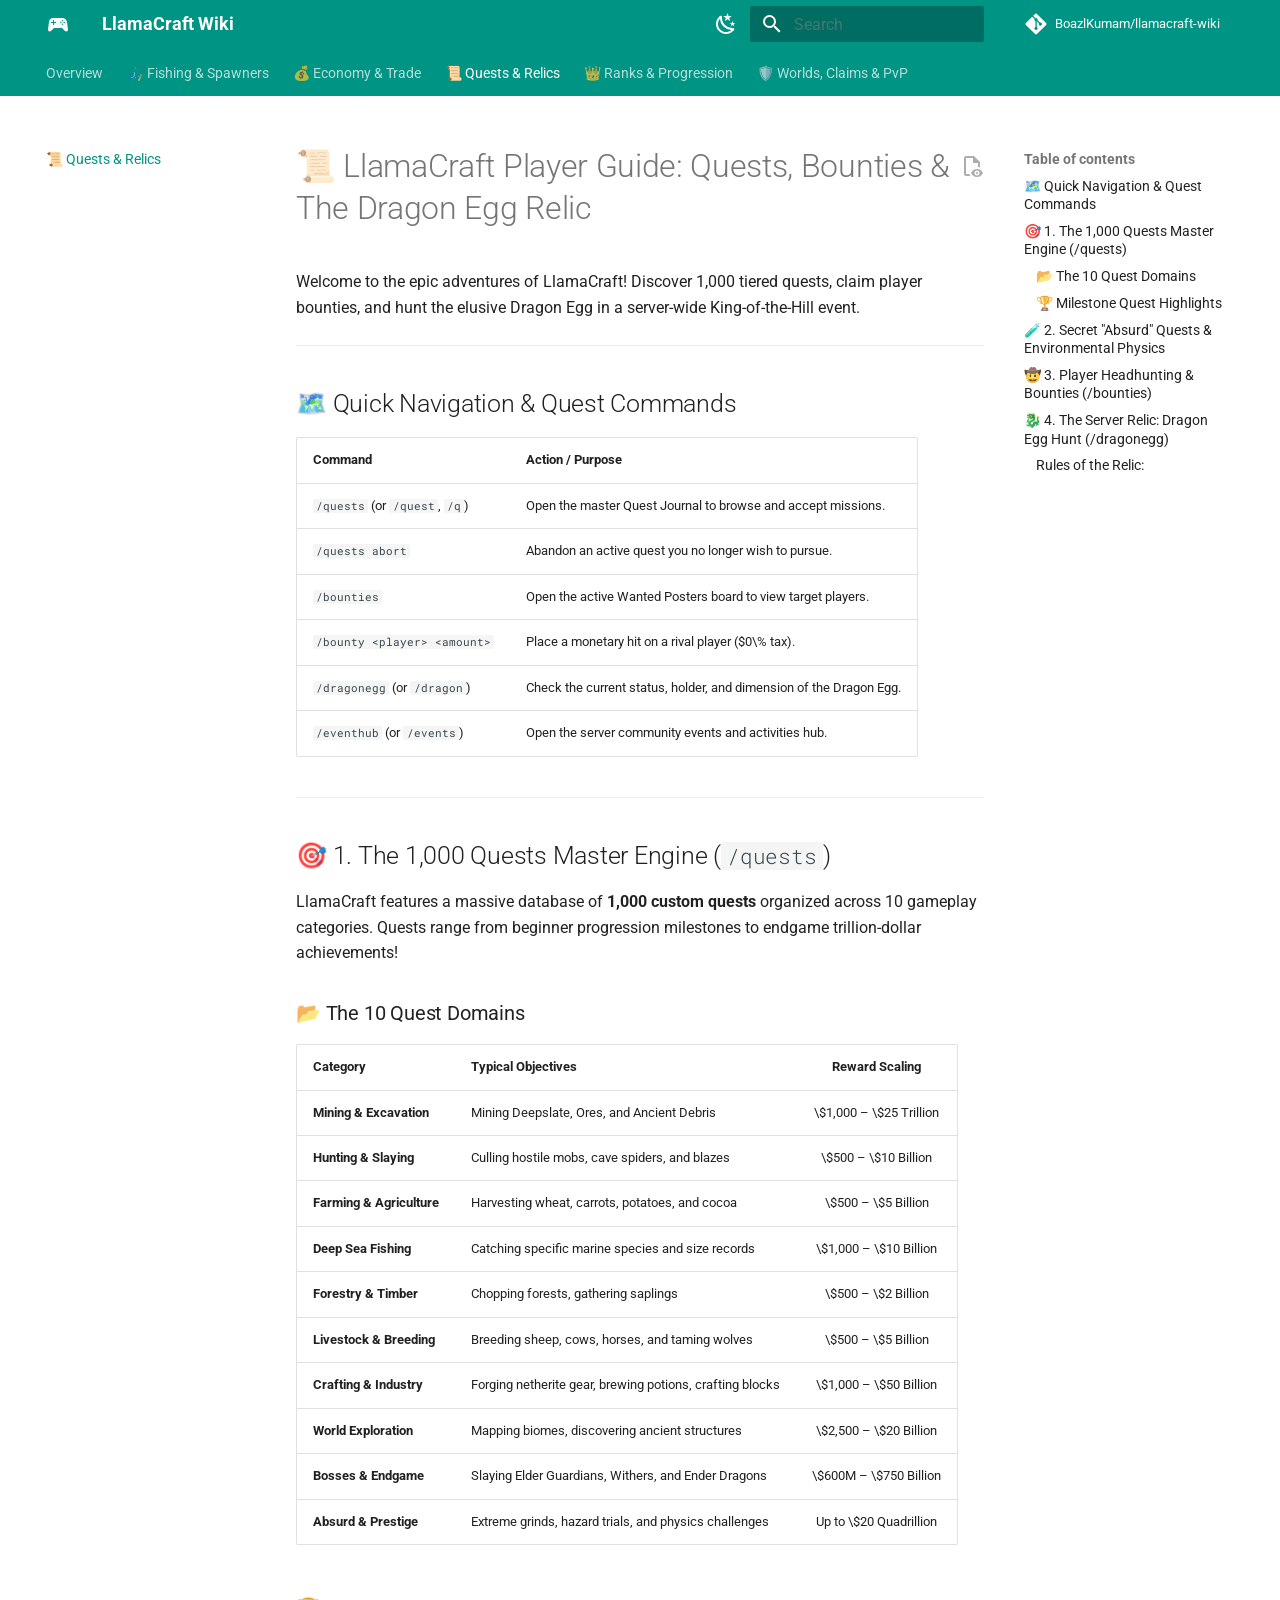
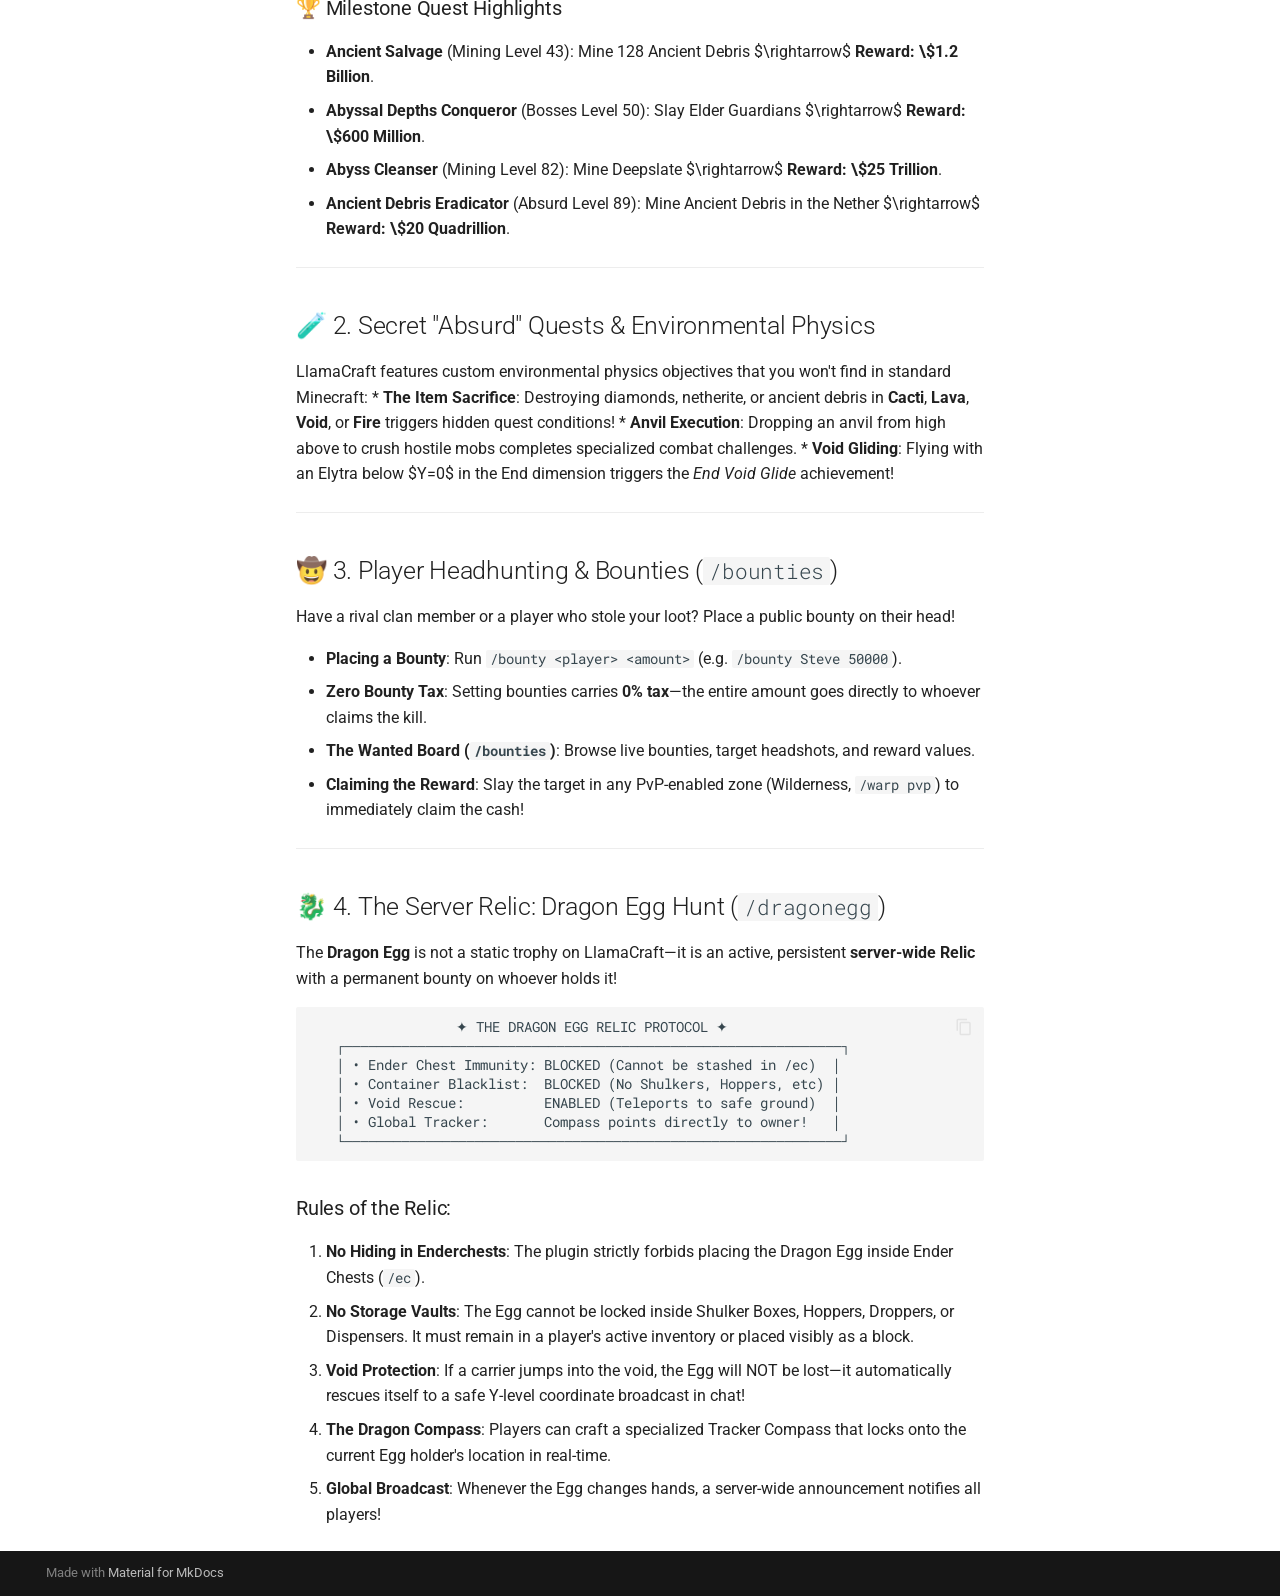
<file: quests-and-events/index.html>
<!doctype html>
<html lang="en" class="no-js">
  <head>
    
      <meta charset="utf-8">
      <meta name="viewport" content="width=device-width,initial-scale=1">
      
        <meta name="description" content="The definitive community encyclopedia and gameplay guide for LlamaCraft SMP.">
      
      
        <meta name="author" content="LlamaCraft Community">
      
      
        <link rel="canonical" href="https://boazlkumam.github.io/llamacraft-wiki/quests-and-events/">
      
      
        <link rel="prev" href="../economy-and-trade/">
      
      
        <link rel="next" href="../ranks-and-progression/">
      
      
        
      
      
      <link rel="icon" href="../assets/images/favicon.png">
      <meta name="generator" content="mkdocs-1.6.1, mkdocs-material-9.7.7">
    
    
      
        <title>📜 Quests & Relics - LlamaCraft Wiki</title>
      
    
    
      <link rel="stylesheet" href="../assets/stylesheets/main.ec1eaa64.min.css">
      
        
        <link rel="stylesheet" href="../assets/stylesheets/palette.ab4e12ef.min.css">
      
      


    
    
      
    
    
      
        
        
        <link rel="preconnect" href="https://fonts.gstatic.com" crossorigin>
        <link rel="stylesheet" href="https://fonts.googleapis.com/css?family=Roboto:300,300i,400,400i,700,700i%7CRoboto+Mono:400,400i,700,700i&display=fallback">
        <style>:root{--md-text-font:"Roboto";--md-code-font:"Roboto Mono"}</style>
      
    
    
    <script>__md_scope=new URL("..",location),__md_hash=e=>[...e].reduce(((e,_)=>(e<<5)-e+_.charCodeAt(0)),0),__md_get=(e,_=localStorage,t=__md_scope)=>JSON.parse(_.getItem(t.pathname+"."+e)),__md_set=(e,_,t=localStorage,a=__md_scope)=>{try{t.setItem(a.pathname+"."+e,JSON.stringify(_))}catch(e){}}</script>
    
      

    
    
  </head>
  
  
    
    
      
    
    
    
    
    <body dir="ltr" data-md-color-scheme="default" data-md-color-primary="teal" data-md-color-accent="green">
  
    
    <input class="md-toggle" data-md-toggle="drawer" type="checkbox" id="__drawer" autocomplete="off">
    <input class="md-toggle" data-md-toggle="search" type="checkbox" id="__search" autocomplete="off">
    <label class="md-overlay" for="__drawer"></label>
    <div data-md-component="skip">
      
        
        <a href="#llamacraft-player-guide-quests-bounties-the-dragon-egg-relic" class="md-skip">
          Skip to content
        </a>
      
    </div>
    <div data-md-component="announce">
      
    </div>
    
    
      

<header class="md-header" data-md-component="header">
  <nav class="md-header__inner md-grid" aria-label="Header">
    <a href=".." title="LlamaCraft Wiki" class="md-header__button md-logo" aria-label="LlamaCraft Wiki" data-md-component="logo">
      
  
  <svg xmlns="http://www.w3.org/2000/svg" viewBox="0 0 24 24"><path d="M7.97 16 5 19c-.33.3-.77.5-1.25.5A1.75 1.75 0 0 1 2 17.75v-.25l1-7.38A4.524 4.524 0 0 1 7.5 6h9c2.36 0 4.29 1.81 4.5 4.12l1 7.38v.25a1.75 1.75 0 0 1-1.75 1.75c-.48 0-.92-.2-1.25-.5l-2.97-3zM7 8v2H5v1h2v2h1v-2h2v-1H8V8zm9.5 0a.75.75 0 0 0-.75.75.75.75 0 0 0 .75.75.75.75 0 0 0 .75-.75.75.75 0 0 0-.75-.75m-1.75 1.75a.75.75 0 0 0-.75.75.75.75 0 0 0 .75.75.75.75 0 0 0 .75-.75.75.75 0 0 0-.75-.75m3.5 0a.75.75 0 0 0-.75.75.75.75 0 0 0 .75.75.75.75 0 0 0 .75-.75.75.75 0 0 0-.75-.75M16.5 11.5a.75.75 0 0 0-.75.75.75.75 0 0 0 .75.75.75.75 0 0 0 .75-.75.75.75 0 0 0-.75-.75"/></svg>

    </a>
    <label class="md-header__button md-icon" for="__drawer">
      
      <svg xmlns="http://www.w3.org/2000/svg" viewBox="0 0 24 24"><path d="M3 6h18v2H3zm0 5h18v2H3zm0 5h18v2H3z"/></svg>
    </label>
    <div class="md-header__title" data-md-component="header-title">
      <div class="md-header__ellipsis">
        <div class="md-header__topic">
          <span class="md-ellipsis">
            LlamaCraft Wiki
          </span>
        </div>
        <div class="md-header__topic" data-md-component="header-topic">
          <span class="md-ellipsis">
            
              📜 Quests & Relics
            
          </span>
        </div>
      </div>
    </div>
    
      
        <form class="md-header__option" data-md-component="palette">
  
    
    
    
    <input class="md-option" data-md-color-media="" data-md-color-scheme="default" data-md-color-primary="teal" data-md-color-accent="green"  aria-label="Switch to dark mode"  type="radio" name="__palette" id="__palette_0">
    
      <label class="md-header__button md-icon" title="Switch to dark mode" for="__palette_1" hidden>
        <svg xmlns="http://www.w3.org/2000/svg" viewBox="0 0 24 24"><path d="m17.75 4.09-2.53 1.94.91 3.06-2.63-1.81-2.63 1.81.91-3.06-2.53-1.94L12.44 4l1.06-3 1.06 3zm3.5 6.91-1.64 1.25.59 1.98-1.7-1.17-1.7 1.17.59-1.98L15.75 11l2.06-.05L18.5 9l.69 1.95zm-2.28 4.95c.83-.08 1.72 1.1 1.19 1.85-.32.45-.66.87-1.08 1.27C15.17 23 8.84 23 4.94 19.07c-3.91-3.9-3.91-10.24 0-14.14.4-.4.82-.76 1.27-1.08.75-.53 1.93.36 1.85 1.19-.27 2.86.69 5.83 2.89 8.02a9.96 9.96 0 0 0 8.02 2.89m-1.64 2.02a12.08 12.08 0 0 1-7.8-3.47c-2.17-2.19-3.33-5-3.49-7.82-2.81 3.14-2.7 7.96.31 10.98 3.02 3.01 7.84 3.12 10.98.31"/></svg>
      </label>
    
  
    
    
    
    <input class="md-option" data-md-color-media="" data-md-color-scheme="slate" data-md-color-primary="teal" data-md-color-accent="green"  aria-label="Switch to light mode"  type="radio" name="__palette" id="__palette_1">
    
      <label class="md-header__button md-icon" title="Switch to light mode" for="__palette_0" hidden>
        <svg xmlns="http://www.w3.org/2000/svg" viewBox="0 0 24 24"><path d="M12 7a5 5 0 0 1 5 5 5 5 0 0 1-5 5 5 5 0 0 1-5-5 5 5 0 0 1 5-5m0 2a3 3 0 0 0-3 3 3 3 0 0 0 3 3 3 3 0 0 0 3-3 3 3 0 0 0-3-3m0-7 2.39 3.42C13.65 5.15 12.84 5 12 5s-1.65.15-2.39.42zM3.34 7l4.16-.35A7.2 7.2 0 0 0 5.94 8.5c-.44.74-.69 1.5-.83 2.29zm.02 10 1.76-3.77a7.131 7.131 0 0 0 2.38 4.14zM20.65 7l-1.77 3.79a7.02 7.02 0 0 0-2.38-4.15zm-.01 10-4.14.36c.59-.51 1.12-1.14 1.54-1.86.42-.73.69-1.5.83-2.29zM12 22l-2.41-3.44c.74.27 1.55.44 2.41.44.82 0 1.63-.17 2.37-.44z"/></svg>
      </label>
    
  
</form>
      
    
    
      <script>var palette=__md_get("__palette");if(palette&&palette.color){if("(prefers-color-scheme)"===palette.color.media){var media=matchMedia("(prefers-color-scheme: light)"),input=document.querySelector(media.matches?"[data-md-color-media='(prefers-color-scheme: light)']":"[data-md-color-media='(prefers-color-scheme: dark)']");palette.color.media=input.getAttribute("data-md-color-media"),palette.color.scheme=input.getAttribute("data-md-color-scheme"),palette.color.primary=input.getAttribute("data-md-color-primary"),palette.color.accent=input.getAttribute("data-md-color-accent")}for(var[key,value]of Object.entries(palette.color))document.body.setAttribute("data-md-color-"+key,value)}</script>
    
    
    
      
      
        <label class="md-header__button md-icon" for="__search">
          
          <svg xmlns="http://www.w3.org/2000/svg" viewBox="0 0 24 24"><path d="M9.5 3A6.5 6.5 0 0 1 16 9.5c0 1.61-.59 3.09-1.56 4.23l.27.27h.79l5 5-1.5 1.5-5-5v-.79l-.27-.27A6.52 6.52 0 0 1 9.5 16 6.5 6.5 0 0 1 3 9.5 6.5 6.5 0 0 1 9.5 3m0 2C7 5 5 7 5 9.5S7 14 9.5 14 14 12 14 9.5 12 5 9.5 5"/></svg>
        </label>
        <div class="md-search" data-md-component="search" role="dialog">
  <label class="md-search__overlay" for="__search"></label>
  <div class="md-search__inner" role="search">
    <form class="md-search__form" name="search">
      <input type="text" class="md-search__input" name="query" aria-label="Search" placeholder="Search" autocapitalize="off" autocorrect="off" autocomplete="off" spellcheck="false" data-md-component="search-query" required>
      <label class="md-search__icon md-icon" for="__search">
        
        <svg xmlns="http://www.w3.org/2000/svg" viewBox="0 0 24 24"><path d="M9.5 3A6.5 6.5 0 0 1 16 9.5c0 1.61-.59 3.09-1.56 4.23l.27.27h.79l5 5-1.5 1.5-5-5v-.79l-.27-.27A6.52 6.52 0 0 1 9.5 16 6.5 6.5 0 0 1 3 9.5 6.5 6.5 0 0 1 9.5 3m0 2C7 5 5 7 5 9.5S7 14 9.5 14 14 12 14 9.5 12 5 9.5 5"/></svg>
        
        <svg xmlns="http://www.w3.org/2000/svg" viewBox="0 0 24 24"><path d="M20 11v2H8l5.5 5.5-1.42 1.42L4.16 12l7.92-7.92L13.5 5.5 8 11z"/></svg>
      </label>
      <nav class="md-search__options" aria-label="Search">
        
          <a href="javascript:void(0)" class="md-search__icon md-icon" title="Share" aria-label="Share" data-clipboard data-clipboard-text="" data-md-component="search-share" tabindex="-1">
            
            <svg xmlns="http://www.w3.org/2000/svg" viewBox="0 0 24 24"><path d="M18 16.08c-.76 0-1.44.3-1.96.77L8.91 12.7c.05-.23.09-.46.09-.7s-.04-.47-.09-.7l7.05-4.11c.54.5 1.25.81 2.04.81a3 3 0 0 0 3-3 3 3 0 0 0-3-3 3 3 0 0 0-3 3c0 .24.04.47.09.7L8.04 9.81C7.5 9.31 6.79 9 6 9a3 3 0 0 0-3 3 3 3 0 0 0 3 3c.79 0 1.5-.31 2.04-.81l7.12 4.15c-.05.21-.08.43-.08.66 0 1.61 1.31 2.91 2.92 2.91s2.92-1.3 2.92-2.91A2.92 2.92 0 0 0 18 16.08"/></svg>
          </a>
        
        <button type="reset" class="md-search__icon md-icon" title="Clear" aria-label="Clear" tabindex="-1">
          
          <svg xmlns="http://www.w3.org/2000/svg" viewBox="0 0 24 24"><path d="M19 6.41 17.59 5 12 10.59 6.41 5 5 6.41 10.59 12 5 17.59 6.41 19 12 13.41 17.59 19 19 17.59 13.41 12z"/></svg>
        </button>
      </nav>
      
        <div class="md-search__suggest" data-md-component="search-suggest"></div>
      
    </form>
    <div class="md-search__output">
      <div class="md-search__scrollwrap" tabindex="0" data-md-scrollfix>
        <div class="md-search-result" data-md-component="search-result">
          <div class="md-search-result__meta">
            Initializing search
          </div>
          <ol class="md-search-result__list" role="presentation"></ol>
        </div>
      </div>
    </div>
  </div>
</div>
      
    
    
      <div class="md-header__source">
        <a href="https://github.com/BoazlKumam/llamacraft-wiki" title="Go to repository" class="md-source" data-md-component="source">
  <div class="md-source__icon md-icon">
    
    <svg xmlns="http://www.w3.org/2000/svg" viewBox="0 0 448 512"><!--! Font Awesome Free 7.1.0 by @fontawesome - https://fontawesome.com License - https://fontawesome.com/license/free (Icons: CC BY 4.0, Fonts: SIL OFL 1.1, Code: MIT License) Copyright 2025 Fonticons, Inc.--><path d="M439.6 236.1 244 40.5c-5.4-5.5-12.8-8.5-20.4-8.5s-15 3-20.4 8.4L162.5 81l51.5 51.5c27.1-9.1 52.7 16.8 43.4 43.7l49.7 49.7c34.2-11.8 61.2 31 35.5 56.7-26.5 26.5-70.2-2.9-56-37.3L240.3 199v121.9c25.3 12.5 22.3 41.8 9.1 55-6.4 6.4-15.2 10.1-24.3 10.1s-17.8-3.6-24.3-10.1c-17.6-17.6-11.1-46.9 11.2-56v-123c-20.8-8.5-24.6-30.7-18.6-45L142.6 101 8.5 235.1C3 240.6 0 247.9 0 255.5s3 15 8.5 20.4l195.6 195.7c5.4 5.4 12.7 8.4 20.4 8.4s15-3 20.4-8.4l194.7-194.7c5.4-5.4 8.4-12.8 8.4-20.4s-3-15-8.4-20.4"/></svg>
  </div>
  <div class="md-source__repository">
    BoazlKumam/llamacraft-wiki
  </div>
</a>
      </div>
    
  </nav>
  
</header>
    
    <div class="md-container" data-md-component="container">
      
      
        
          
            
<nav class="md-tabs" aria-label="Tabs" data-md-component="tabs">
  <div class="md-grid">
    <ul class="md-tabs__list">
      
        
  
  
  
  
    <li class="md-tabs__item">
      <a href=".." class="md-tabs__link">
        
  
  
    
  
  Overview

      </a>
    </li>
  

      
        
  
  
  
  
    <li class="md-tabs__item">
      <a href="../gathering-and-spawners/" class="md-tabs__link">
        
  
  
    
  
  🎣 Fishing & Spawners

      </a>
    </li>
  

      
        
  
  
  
  
    <li class="md-tabs__item">
      <a href="../economy-and-trade/" class="md-tabs__link">
        
  
  
    
  
  💰 Economy & Trade

      </a>
    </li>
  

      
        
  
  
  
    
  
  
    <li class="md-tabs__item md-tabs__item--active">
      <a href="./" class="md-tabs__link">
        
  
  
    
  
  📜 Quests & Relics

      </a>
    </li>
  

      
        
  
  
  
  
    <li class="md-tabs__item">
      <a href="../ranks-and-progression/" class="md-tabs__link">
        
  
  
    
  
  👑 Ranks & Progression

      </a>
    </li>
  

      
        
  
  
  
  
    <li class="md-tabs__item">
      <a href="../worlds-claims-and-pvp/" class="md-tabs__link">
        
  
  
    
  
  🛡️ Worlds, Claims & PvP

      </a>
    </li>
  

      
    </ul>
  </div>
</nav>
          
        
      
      <main class="md-main" data-md-component="main">
        <div class="md-main__inner md-grid">
          
            
              
              <div class="md-sidebar md-sidebar--primary" data-md-component="sidebar" data-md-type="navigation" >
                <div class="md-sidebar__scrollwrap">
                  <div class="md-sidebar__inner">
                    


  


<nav class="md-nav md-nav--primary md-nav--lifted" aria-label="Navigation" data-md-level="0">
  <label class="md-nav__title" for="__drawer">
    <a href=".." title="LlamaCraft Wiki" class="md-nav__button md-logo" aria-label="LlamaCraft Wiki" data-md-component="logo">
      
  
  <svg xmlns="http://www.w3.org/2000/svg" viewBox="0 0 24 24"><path d="M7.97 16 5 19c-.33.3-.77.5-1.25.5A1.75 1.75 0 0 1 2 17.75v-.25l1-7.38A4.524 4.524 0 0 1 7.5 6h9c2.36 0 4.29 1.81 4.5 4.12l1 7.38v.25a1.75 1.75 0 0 1-1.75 1.75c-.48 0-.92-.2-1.25-.5l-2.97-3zM7 8v2H5v1h2v2h1v-2h2v-1H8V8zm9.5 0a.75.75 0 0 0-.75.75.75.75 0 0 0 .75.75.75.75 0 0 0 .75-.75.75.75 0 0 0-.75-.75m-1.75 1.75a.75.75 0 0 0-.75.75.75.75 0 0 0 .75.75.75.75 0 0 0 .75-.75.75.75 0 0 0-.75-.75m3.5 0a.75.75 0 0 0-.75.75.75.75 0 0 0 .75.75.75.75 0 0 0 .75-.75.75.75 0 0 0-.75-.75M16.5 11.5a.75.75 0 0 0-.75.75.75.75 0 0 0 .75.75.75.75 0 0 0 .75-.75.75.75 0 0 0-.75-.75"/></svg>

    </a>
    LlamaCraft Wiki
  </label>
  
    <div class="md-nav__source">
      <a href="https://github.com/BoazlKumam/llamacraft-wiki" title="Go to repository" class="md-source" data-md-component="source">
  <div class="md-source__icon md-icon">
    
    <svg xmlns="http://www.w3.org/2000/svg" viewBox="0 0 448 512"><!--! Font Awesome Free 7.1.0 by @fontawesome - https://fontawesome.com License - https://fontawesome.com/license/free (Icons: CC BY 4.0, Fonts: SIL OFL 1.1, Code: MIT License) Copyright 2025 Fonticons, Inc.--><path d="M439.6 236.1 244 40.5c-5.4-5.5-12.8-8.5-20.4-8.5s-15 3-20.4 8.4L162.5 81l51.5 51.5c27.1-9.1 52.7 16.8 43.4 43.7l49.7 49.7c34.2-11.8 61.2 31 35.5 56.7-26.5 26.5-70.2-2.9-56-37.3L240.3 199v121.9c25.3 12.5 22.3 41.8 9.1 55-6.4 6.4-15.2 10.1-24.3 10.1s-17.8-3.6-24.3-10.1c-17.6-17.6-11.1-46.9 11.2-56v-123c-20.8-8.5-24.6-30.7-18.6-45L142.6 101 8.5 235.1C3 240.6 0 247.9 0 255.5s3 15 8.5 20.4l195.6 195.7c5.4 5.4 12.7 8.4 20.4 8.4s15-3 20.4-8.4l194.7-194.7c5.4-5.4 8.4-12.8 8.4-20.4s-3-15-8.4-20.4"/></svg>
  </div>
  <div class="md-source__repository">
    BoazlKumam/llamacraft-wiki
  </div>
</a>
    </div>
  
  <ul class="md-nav__list" data-md-scrollfix>
    
      
      
  
  
  
  
    <li class="md-nav__item">
      <a href=".." class="md-nav__link">
        
  
  
  <span class="md-ellipsis">
    
  
    Overview
  

    
  </span>
  
  

      </a>
    </li>
  

    
      
      
  
  
  
  
    <li class="md-nav__item">
      <a href="../gathering-and-spawners/" class="md-nav__link">
        
  
  
  <span class="md-ellipsis">
    
  
    🎣 Fishing & Spawners
  

    
  </span>
  
  

      </a>
    </li>
  

    
      
      
  
  
  
  
    <li class="md-nav__item">
      <a href="../economy-and-trade/" class="md-nav__link">
        
  
  
  <span class="md-ellipsis">
    
  
    💰 Economy & Trade
  

    
  </span>
  
  

      </a>
    </li>
  

    
      
      
  
  
    
  
  
  
    <li class="md-nav__item md-nav__item--active">
      
      <input class="md-nav__toggle md-toggle" type="checkbox" id="__toc">
      
      
        
      
      
        <label class="md-nav__link md-nav__link--active" for="__toc">
          
  
  
  <span class="md-ellipsis">
    
  
    📜 Quests & Relics
  

    
  </span>
  
  

          <span class="md-nav__icon md-icon"></span>
        </label>
      
      <a href="./" class="md-nav__link md-nav__link--active">
        
  
  
  <span class="md-ellipsis">
    
  
    📜 Quests & Relics
  

    
  </span>
  
  

      </a>
      
        

<nav class="md-nav md-nav--secondary" aria-label="Table of contents">
  
  
  
    
  
  
    <label class="md-nav__title" for="__toc">
      <span class="md-nav__icon md-icon"></span>
      Table of contents
    </label>
    <ul class="md-nav__list" data-md-component="toc" data-md-scrollfix>
      
        <li class="md-nav__item">
  <a href="#quick-navigation-quest-commands" class="md-nav__link">
    <span class="md-ellipsis">
      
        🗺️ Quick Navigation &amp; Quest Commands
      
    </span>
  </a>
  
</li>
      
        <li class="md-nav__item">
  <a href="#1-the-1000-quests-master-engine-quests" class="md-nav__link">
    <span class="md-ellipsis">
      
        🎯 1. The 1,000 Quests Master Engine (/quests)
      
    </span>
  </a>
  
    <nav class="md-nav" aria-label="🎯 1. The 1,000 Quests Master Engine (/quests)">
      <ul class="md-nav__list">
        
          <li class="md-nav__item">
  <a href="#the-10-quest-domains" class="md-nav__link">
    <span class="md-ellipsis">
      
        📂 The 10 Quest Domains
      
    </span>
  </a>
  
</li>
        
          <li class="md-nav__item">
  <a href="#milestone-quest-highlights" class="md-nav__link">
    <span class="md-ellipsis">
      
        🏆 Milestone Quest Highlights
      
    </span>
  </a>
  
</li>
        
      </ul>
    </nav>
  
</li>
      
        <li class="md-nav__item">
  <a href="#2-secret-absurd-quests-environmental-physics" class="md-nav__link">
    <span class="md-ellipsis">
      
        🧪 2. Secret "Absurd" Quests &amp; Environmental Physics
      
    </span>
  </a>
  
</li>
      
        <li class="md-nav__item">
  <a href="#3-player-headhunting-bounties-bounties" class="md-nav__link">
    <span class="md-ellipsis">
      
        🤠 3. Player Headhunting &amp; Bounties (/bounties)
      
    </span>
  </a>
  
</li>
      
        <li class="md-nav__item">
  <a href="#4-the-server-relic-dragon-egg-hunt-dragonegg" class="md-nav__link">
    <span class="md-ellipsis">
      
        🐉 4. The Server Relic: Dragon Egg Hunt (/dragonegg)
      
    </span>
  </a>
  
    <nav class="md-nav" aria-label="🐉 4. The Server Relic: Dragon Egg Hunt (/dragonegg)">
      <ul class="md-nav__list">
        
          <li class="md-nav__item">
  <a href="#rules-of-the-relic" class="md-nav__link">
    <span class="md-ellipsis">
      
        Rules of the Relic:
      
    </span>
  </a>
  
</li>
        
      </ul>
    </nav>
  
</li>
      
    </ul>
  
</nav>
      
    </li>
  

    
      
      
  
  
  
  
    <li class="md-nav__item">
      <a href="../ranks-and-progression/" class="md-nav__link">
        
  
  
  <span class="md-ellipsis">
    
  
    👑 Ranks & Progression
  

    
  </span>
  
  

      </a>
    </li>
  

    
      
      
  
  
  
  
    <li class="md-nav__item">
      <a href="../worlds-claims-and-pvp/" class="md-nav__link">
        
  
  
  <span class="md-ellipsis">
    
  
    🛡️ Worlds, Claims & PvP
  

    
  </span>
  
  

      </a>
    </li>
  

    
  </ul>
</nav>
                  </div>
                </div>
              </div>
            
            
              
              <div class="md-sidebar md-sidebar--secondary" data-md-component="sidebar" data-md-type="toc" >
                <div class="md-sidebar__scrollwrap">
                  <div class="md-sidebar__inner">
                    

<nav class="md-nav md-nav--secondary" aria-label="Table of contents">
  
  
  
    
  
  
    <label class="md-nav__title" for="__toc">
      <span class="md-nav__icon md-icon"></span>
      Table of contents
    </label>
    <ul class="md-nav__list" data-md-component="toc" data-md-scrollfix>
      
        <li class="md-nav__item">
  <a href="#quick-navigation-quest-commands" class="md-nav__link">
    <span class="md-ellipsis">
      
        🗺️ Quick Navigation &amp; Quest Commands
      
    </span>
  </a>
  
</li>
      
        <li class="md-nav__item">
  <a href="#1-the-1000-quests-master-engine-quests" class="md-nav__link">
    <span class="md-ellipsis">
      
        🎯 1. The 1,000 Quests Master Engine (/quests)
      
    </span>
  </a>
  
    <nav class="md-nav" aria-label="🎯 1. The 1,000 Quests Master Engine (/quests)">
      <ul class="md-nav__list">
        
          <li class="md-nav__item">
  <a href="#the-10-quest-domains" class="md-nav__link">
    <span class="md-ellipsis">
      
        📂 The 10 Quest Domains
      
    </span>
  </a>
  
</li>
        
          <li class="md-nav__item">
  <a href="#milestone-quest-highlights" class="md-nav__link">
    <span class="md-ellipsis">
      
        🏆 Milestone Quest Highlights
      
    </span>
  </a>
  
</li>
        
      </ul>
    </nav>
  
</li>
      
        <li class="md-nav__item">
  <a href="#2-secret-absurd-quests-environmental-physics" class="md-nav__link">
    <span class="md-ellipsis">
      
        🧪 2. Secret "Absurd" Quests &amp; Environmental Physics
      
    </span>
  </a>
  
</li>
      
        <li class="md-nav__item">
  <a href="#3-player-headhunting-bounties-bounties" class="md-nav__link">
    <span class="md-ellipsis">
      
        🤠 3. Player Headhunting &amp; Bounties (/bounties)
      
    </span>
  </a>
  
</li>
      
        <li class="md-nav__item">
  <a href="#4-the-server-relic-dragon-egg-hunt-dragonegg" class="md-nav__link">
    <span class="md-ellipsis">
      
        🐉 4. The Server Relic: Dragon Egg Hunt (/dragonegg)
      
    </span>
  </a>
  
    <nav class="md-nav" aria-label="🐉 4. The Server Relic: Dragon Egg Hunt (/dragonegg)">
      <ul class="md-nav__list">
        
          <li class="md-nav__item">
  <a href="#rules-of-the-relic" class="md-nav__link">
    <span class="md-ellipsis">
      
        Rules of the Relic:
      
    </span>
  </a>
  
</li>
        
      </ul>
    </nav>
  
</li>
      
    </ul>
  
</nav>
                  </div>
                </div>
              </div>
            
          
          
            <div class="md-content" data-md-component="content">
              
              <article class="md-content__inner md-typeset">
                
                  


  
  
    
      
    
    <a href="https://github.com/BoazlKumam/llamacraft-wiki/raw/main/docs/quests-and-events.md" title="View source of this page" class="md-content__button md-icon">
      
      <svg xmlns="http://www.w3.org/2000/svg" viewBox="0 0 24 24"><path d="M17 18c.56 0 1 .44 1 1s-.44 1-1 1-1-.44-1-1 .44-1 1-1m0-3c-2.73 0-5.06 1.66-6 4 .94 2.34 3.27 4 6 4s5.06-1.66 6-4c-.94-2.34-3.27-4-6-4m0 6.5a2.5 2.5 0 0 1-2.5-2.5 2.5 2.5 0 0 1 2.5-2.5 2.5 2.5 0 0 1 2.5 2.5 2.5 2.5 0 0 1-2.5 2.5M9.27 20H6V4h7v5h5v4.07c.7.08 1.36.25 2 .49V8l-6-6H6a2 2 0 0 0-2 2v16a2 2 0 0 0 2 2h4.5a8.2 8.2 0 0 1-1.23-2"/></svg>
    </a>
  


<h1 id="llamacraft-player-guide-quests-bounties-the-dragon-egg-relic">📜 LlamaCraft Player Guide: Quests, Bounties &amp; The Dragon Egg Relic<a class="headerlink" href="#llamacraft-player-guide-quests-bounties-the-dragon-egg-relic" title="Permanent link">&para;</a></h1>
<p>Welcome to the epic adventures of LlamaCraft! Discover 1,000 tiered quests, claim player bounties, and hunt the elusive Dragon Egg in a server-wide King-of-the-Hill event.</p>
<hr />
<h2 id="quick-navigation-quest-commands">🗺️ Quick Navigation &amp; Quest Commands<a class="headerlink" href="#quick-navigation-quest-commands" title="Permanent link">&para;</a></h2>
<table>
<thead>
<tr>
<th style="text-align: left;">Command</th>
<th style="text-align: left;">Action / Purpose</th>
</tr>
</thead>
<tbody>
<tr>
<td style="text-align: left;"><code>/quests</code> (or <code>/quest</code>, <code>/q</code>)</td>
<td style="text-align: left;">Open the master Quest Journal to browse and accept missions.</td>
</tr>
<tr>
<td style="text-align: left;"><code>/quests abort</code></td>
<td style="text-align: left;">Abandon an active quest you no longer wish to pursue.</td>
</tr>
<tr>
<td style="text-align: left;"><code>/bounties</code></td>
<td style="text-align: left;">Open the active Wanted Posters board to view target players.</td>
</tr>
<tr>
<td style="text-align: left;"><code>/bounty &lt;player&gt; &lt;amount&gt;</code></td>
<td style="text-align: left;">Place a monetary hit on a rival player ($0\% tax).</td>
</tr>
<tr>
<td style="text-align: left;"><code>/dragonegg</code> (or <code>/dragon</code>)</td>
<td style="text-align: left;">Check the current status, holder, and dimension of the Dragon Egg.</td>
</tr>
<tr>
<td style="text-align: left;"><code>/eventhub</code> (or <code>/events</code>)</td>
<td style="text-align: left;">Open the server community events and activities hub.</td>
</tr>
</tbody>
</table>
<hr />
<h2 id="1-the-1000-quests-master-engine-quests">🎯 1. The 1,000 Quests Master Engine (<code>/quests</code>)<a class="headerlink" href="#1-the-1000-quests-master-engine-quests" title="Permanent link">&para;</a></h2>
<p>LlamaCraft features a massive database of <strong>1,000 custom quests</strong> organized across 10 gameplay categories. Quests range from beginner progression milestones to endgame trillion-dollar achievements!</p>
<h3 id="the-10-quest-domains">📂 The 10 Quest Domains<a class="headerlink" href="#the-10-quest-domains" title="Permanent link">&para;</a></h3>
<table>
<thead>
<tr>
<th style="text-align: left;">Category</th>
<th style="text-align: left;">Typical Objectives</th>
<th style="text-align: center;">Reward Scaling</th>
</tr>
</thead>
<tbody>
<tr>
<td style="text-align: left;"><strong>Mining &amp; Excavation</strong></td>
<td style="text-align: left;">Mining Deepslate, Ores, and Ancient Debris</td>
<td style="text-align: center;">\$1,000 – \$25 Trillion</td>
</tr>
<tr>
<td style="text-align: left;"><strong>Hunting &amp; Slaying</strong></td>
<td style="text-align: left;">Culling hostile mobs, cave spiders, and blazes</td>
<td style="text-align: center;">\$500 – \$10 Billion</td>
</tr>
<tr>
<td style="text-align: left;"><strong>Farming &amp; Agriculture</strong></td>
<td style="text-align: left;">Harvesting wheat, carrots, potatoes, and cocoa</td>
<td style="text-align: center;">\$500 – \$5 Billion</td>
</tr>
<tr>
<td style="text-align: left;"><strong>Deep Sea Fishing</strong></td>
<td style="text-align: left;">Catching specific marine species and size records</td>
<td style="text-align: center;">\$1,000 – \$10 Billion</td>
</tr>
<tr>
<td style="text-align: left;"><strong>Forestry &amp; Timber</strong></td>
<td style="text-align: left;">Chopping forests, gathering saplings</td>
<td style="text-align: center;">\$500 – \$2 Billion</td>
</tr>
<tr>
<td style="text-align: left;"><strong>Livestock &amp; Breeding</strong></td>
<td style="text-align: left;">Breeding sheep, cows, horses, and taming wolves</td>
<td style="text-align: center;">\$500 – \$5 Billion</td>
</tr>
<tr>
<td style="text-align: left;"><strong>Crafting &amp; Industry</strong></td>
<td style="text-align: left;">Forging netherite gear, brewing potions, crafting blocks</td>
<td style="text-align: center;">\$1,000 – \$50 Billion</td>
</tr>
<tr>
<td style="text-align: left;"><strong>World Exploration</strong></td>
<td style="text-align: left;">Mapping biomes, discovering ancient structures</td>
<td style="text-align: center;">\$2,500 – \$20 Billion</td>
</tr>
<tr>
<td style="text-align: left;"><strong>Bosses &amp; Endgame</strong></td>
<td style="text-align: left;">Slaying Elder Guardians, Withers, and Ender Dragons</td>
<td style="text-align: center;">\$600M – \$750 Billion</td>
</tr>
<tr>
<td style="text-align: left;"><strong>Absurd &amp; Prestige</strong></td>
<td style="text-align: left;">Extreme grinds, hazard trials, and physics challenges</td>
<td style="text-align: center;">Up to \$20 Quadrillion</td>
</tr>
</tbody>
</table>
<h3 id="milestone-quest-highlights">🏆 Milestone Quest Highlights<a class="headerlink" href="#milestone-quest-highlights" title="Permanent link">&para;</a></h3>
<ul>
<li><strong>Ancient Salvage</strong> (Mining Level 43): Mine 128 Ancient Debris $\rightarrow$ <strong>Reward: \$1.2 Billion</strong>.</li>
<li><strong>Abyssal Depths Conqueror</strong> (Bosses Level 50): Slay Elder Guardians $\rightarrow$ <strong>Reward: \$600 Million</strong>.</li>
<li><strong>Abyss Cleanser</strong> (Mining Level 82): Mine Deepslate $\rightarrow$ <strong>Reward: \$25 Trillion</strong>.</li>
<li><strong>Ancient Debris Eradicator</strong> (Absurd Level 89): Mine Ancient Debris in the Nether $\rightarrow$ <strong>Reward: \$20 Quadrillion</strong>.</li>
</ul>
<hr />
<h2 id="2-secret-absurd-quests-environmental-physics">🧪 2. Secret "Absurd" Quests &amp; Environmental Physics<a class="headerlink" href="#2-secret-absurd-quests-environmental-physics" title="Permanent link">&para;</a></h2>
<p>LlamaCraft features custom environmental physics objectives that you won't find in standard Minecraft:
* <strong>The Item Sacrifice</strong>: Destroying diamonds, netherite, or ancient debris in <strong>Cacti</strong>, <strong>Lava</strong>, <strong>Void</strong>, or <strong>Fire</strong> triggers hidden quest conditions!
* <strong>Anvil Execution</strong>: Dropping an anvil from high above to crush hostile mobs completes specialized combat challenges.
* <strong>Void Gliding</strong>: Flying with an Elytra below $Y=0$ in the End dimension triggers the <em>End Void Glide</em> achievement!</p>
<hr />
<h2 id="3-player-headhunting-bounties-bounties">🤠 3. Player Headhunting &amp; Bounties (<code>/bounties</code>)<a class="headerlink" href="#3-player-headhunting-bounties-bounties" title="Permanent link">&para;</a></h2>
<p>Have a rival clan member or a player who stole your loot? Place a public bounty on their head!</p>
<ul>
<li><strong>Placing a Bounty</strong>: Run <code>/bounty &lt;player&gt; &lt;amount&gt;</code> (e.g. <code>/bounty Steve 50000</code>).</li>
<li><strong>Zero Bounty Tax</strong>: Setting bounties carries <strong>0% tax</strong>—the entire amount goes directly to whoever claims the kill.</li>
<li><strong>The Wanted Board (<code>/bounties</code>)</strong>: Browse live bounties, target headshots, and reward values.</li>
<li><strong>Claiming the Reward</strong>: Slay the target in any PvP-enabled zone (Wilderness, <code>/warp pvp</code>) to immediately claim the cash!</li>
</ul>
<hr />
<h2 id="4-the-server-relic-dragon-egg-hunt-dragonegg">🐉 4. The Server Relic: Dragon Egg Hunt (<code>/dragonegg</code>)<a class="headerlink" href="#4-the-server-relic-dragon-egg-hunt-dragonegg" title="Permanent link">&para;</a></h2>
<p>The <strong>Dragon Egg</strong> is not a static trophy on LlamaCraft—it is an active, persistent <strong>server-wide Relic</strong> with a permanent bounty on whoever holds it!</p>
<div class="highlight"><pre><span></span><code><a id="__codelineno-0-1" name="__codelineno-0-1" href="#__codelineno-0-1"></a>                  ✦ THE DRAGON EGG RELIC PROTOCOL ✦
<a id="__codelineno-0-2" name="__codelineno-0-2" href="#__codelineno-0-2"></a>   ┌─────────────────────────────────────────────────────────────┐
<a id="__codelineno-0-3" name="__codelineno-0-3" href="#__codelineno-0-3"></a>   │ • Ender Chest Immunity: BLOCKED (Cannot be stashed in /ec)  │
<a id="__codelineno-0-4" name="__codelineno-0-4" href="#__codelineno-0-4"></a>   │ • Container Blacklist:  BLOCKED (No Shulkers, Hoppers, etc) │
<a id="__codelineno-0-5" name="__codelineno-0-5" href="#__codelineno-0-5"></a>   │ • Void Rescue:          ENABLED (Teleports to safe ground)  │
<a id="__codelineno-0-6" name="__codelineno-0-6" href="#__codelineno-0-6"></a>   │ • Global Tracker:       Compass points directly to owner!   │
<a id="__codelineno-0-7" name="__codelineno-0-7" href="#__codelineno-0-7"></a>   └─────────────────────────────────────────────────────────────┘
</code></pre></div>
<h3 id="rules-of-the-relic">Rules of the Relic:<a class="headerlink" href="#rules-of-the-relic" title="Permanent link">&para;</a></h3>
<ol>
<li><strong>No Hiding in Enderchests</strong>: The plugin strictly forbids placing the Dragon Egg inside Ender Chests (<code>/ec</code>).</li>
<li><strong>No Storage Vaults</strong>: The Egg cannot be locked inside Shulker Boxes, Hoppers, Droppers, or Dispensers. It must remain in a player's active inventory or placed visibly as a block.</li>
<li><strong>Void Protection</strong>: If a carrier jumps into the void, the Egg will NOT be lost—it automatically rescues itself to a safe Y-level coordinate broadcast in chat!</li>
<li><strong>The Dragon Compass</strong>: Players can craft a specialized Tracker Compass that locks onto the current Egg holder's location in real-time.</li>
<li><strong>Global Broadcast</strong>: Whenever the Egg changes hands, a server-wide announcement notifies all players!</li>
</ol>












                
              </article>
            </div>
          
          
<script>var target=document.getElementById(location.hash.slice(1));target&&target.name&&(target.checked=target.name.startsWith("__tabbed_"))</script>
        </div>
        
          <button type="button" class="md-top md-icon" data-md-component="top" hidden>
  
  <svg xmlns="http://www.w3.org/2000/svg" viewBox="0 0 24 24"><path d="M13 20h-2V8l-5.5 5.5-1.42-1.42L12 4.16l7.92 7.92-1.42 1.42L13 8z"/></svg>
  Back to top
</button>
        
      </main>
      
        <footer class="md-footer">
  
  <div class="md-footer-meta md-typeset">
    <div class="md-footer-meta__inner md-grid">
      <div class="md-copyright">
  
  
    Made with
    <a href="https://squidfunk.github.io/mkdocs-material/" target="_blank" rel="noopener">
      Material for MkDocs
    </a>
  
</div>
      
    </div>
  </div>
</footer>
      
    </div>
    <div class="md-dialog" data-md-component="dialog">
      <div class="md-dialog__inner md-typeset"></div>
    </div>
    
    
    
      
      
      <script id="__config" type="application/json">{"annotate": null, "base": "..", "features": ["navigation.instant", "navigation.tracking", "navigation.tabs", "navigation.sections", "navigation.top", "search.suggest", "search.highlight", "search.share", "content.code.copy", "content.action.view"], "search": "../assets/javascripts/workers/search.2c215733.min.js", "tags": null, "translations": {"clipboard.copied": "Copied to clipboard", "clipboard.copy": "Copy to clipboard", "search.result.more.one": "1 more on this page", "search.result.more.other": "# more on this page", "search.result.none": "No matching documents", "search.result.one": "1 matching document", "search.result.other": "# matching documents", "search.result.placeholder": "Type to start searching", "search.result.term.missing": "Missing", "select.version": "Select version"}, "version": null}</script>
    
    
      <script src="../assets/javascripts/bundle.d7400e89.min.js"></script>
      
    
  </body>
</html>
</file>
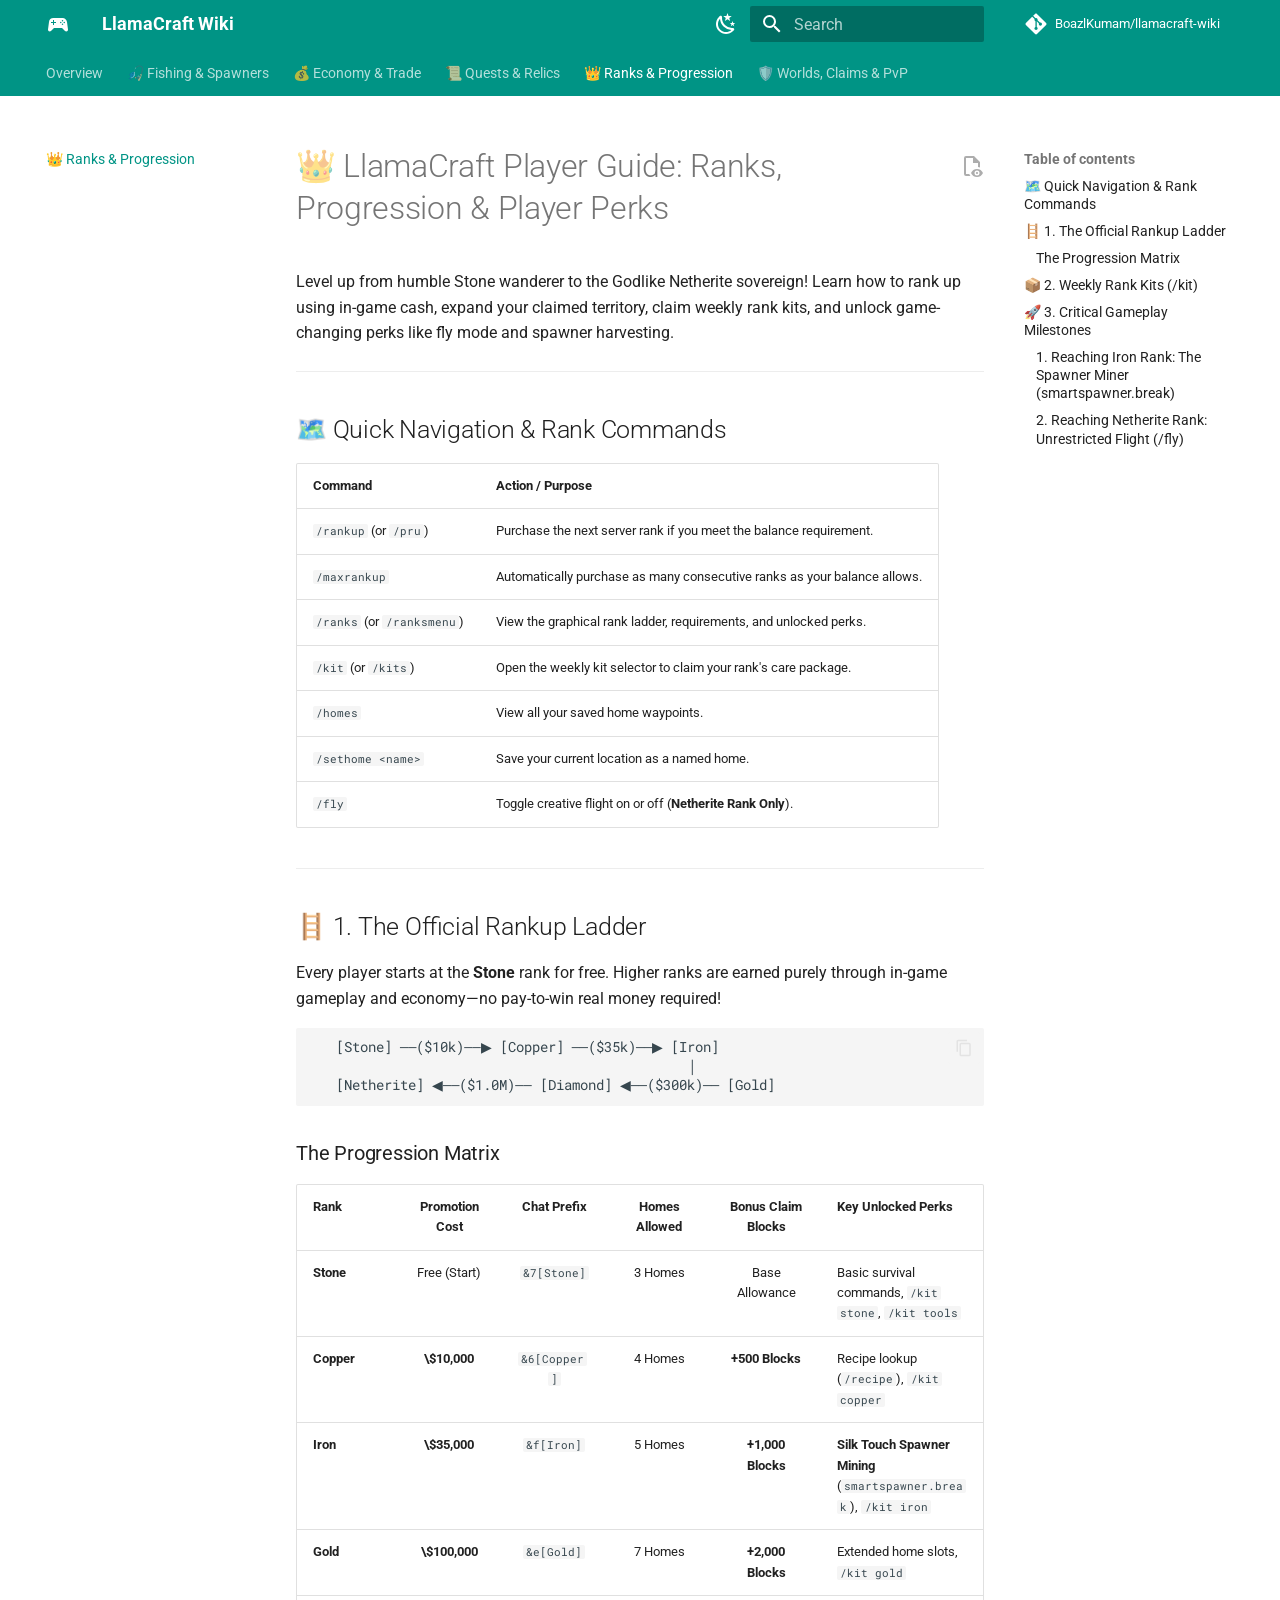
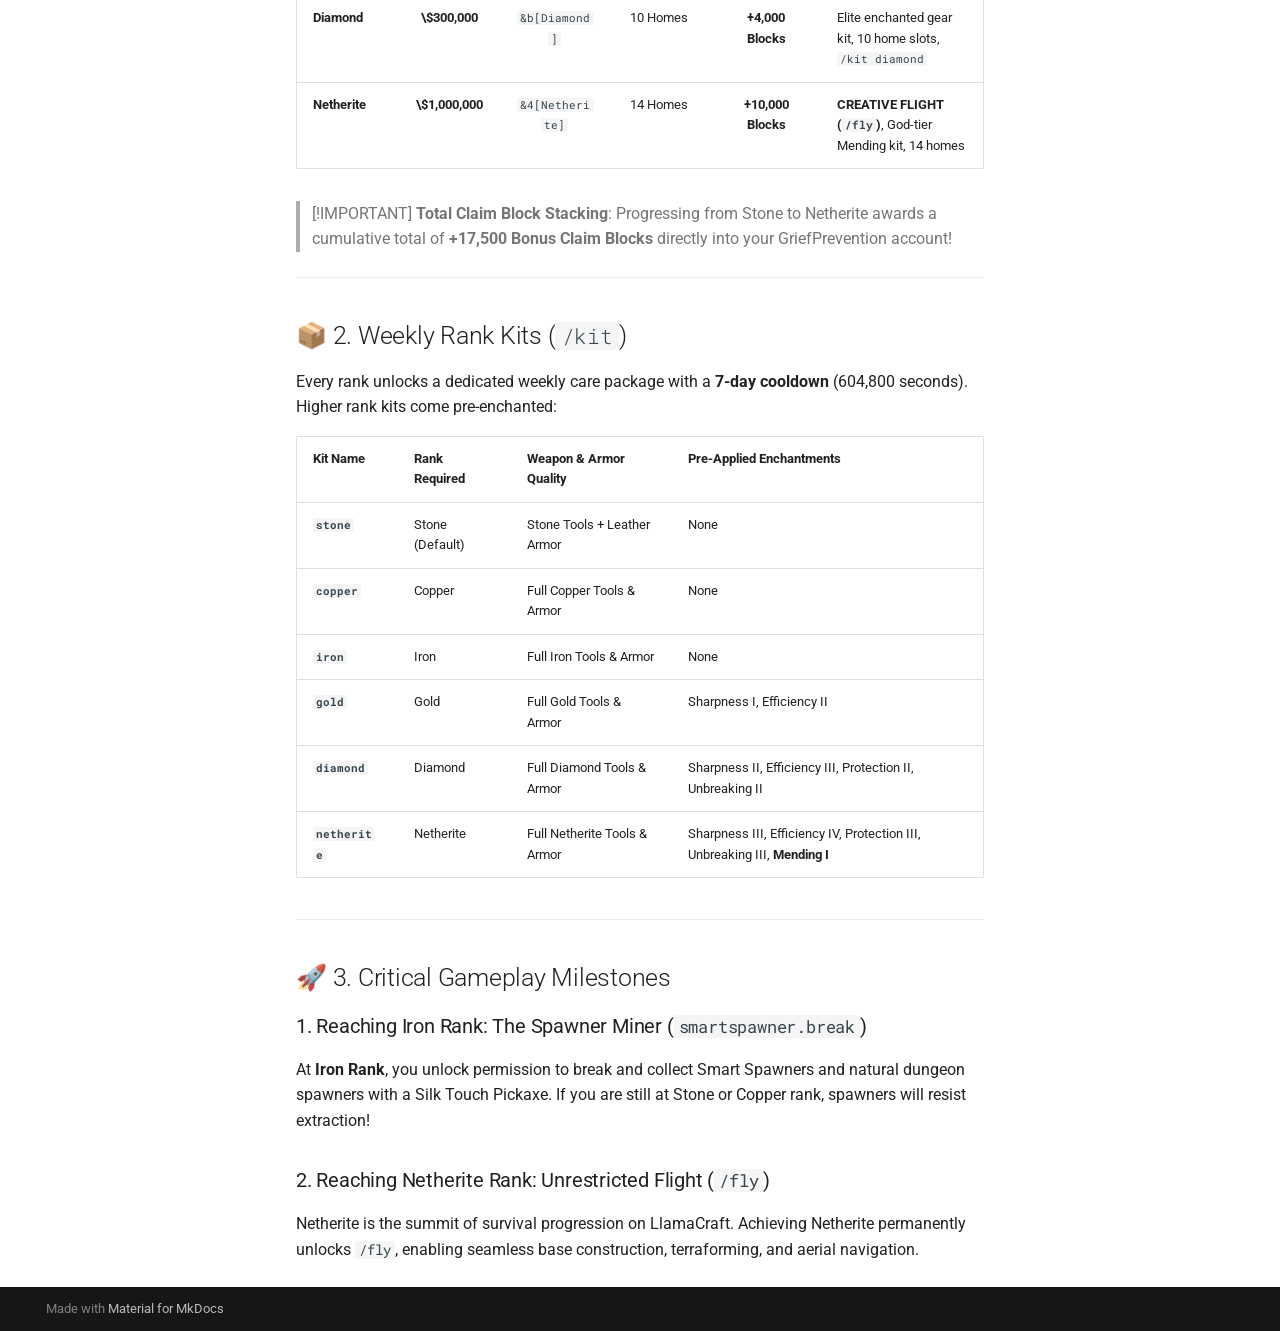
<file: ranks-and-progression/index.html>
<!doctype html>
<html lang="en" class="no-js">
  <head>
    
      <meta charset="utf-8">
      <meta name="viewport" content="width=device-width,initial-scale=1">
      
        <meta name="description" content="The definitive community encyclopedia and gameplay guide for LlamaCraft SMP.">
      
      
        <meta name="author" content="LlamaCraft Community">
      
      
        <link rel="canonical" href="https://boazlkumam.github.io/llamacraft-wiki/ranks-and-progression/">
      
      
        <link rel="prev" href="../quests-and-events/">
      
      
        <link rel="next" href="../worlds-claims-and-pvp/">
      
      
        
      
      
      <link rel="icon" href="../assets/images/favicon.png">
      <meta name="generator" content="mkdocs-1.6.1, mkdocs-material-9.7.7">
    
    
      
        <title>👑 Ranks & Progression - LlamaCraft Wiki</title>
      
    
    
      <link rel="stylesheet" href="../assets/stylesheets/main.ec1eaa64.min.css">
      
        
        <link rel="stylesheet" href="../assets/stylesheets/palette.ab4e12ef.min.css">
      
      


    
    
      
    
    
      
        
        
        <link rel="preconnect" href="https://fonts.gstatic.com" crossorigin>
        <link rel="stylesheet" href="https://fonts.googleapis.com/css?family=Roboto:300,300i,400,400i,700,700i%7CRoboto+Mono:400,400i,700,700i&display=fallback">
        <style>:root{--md-text-font:"Roboto";--md-code-font:"Roboto Mono"}</style>
      
    
    
    <script>__md_scope=new URL("..",location),__md_hash=e=>[...e].reduce(((e,_)=>(e<<5)-e+_.charCodeAt(0)),0),__md_get=(e,_=localStorage,t=__md_scope)=>JSON.parse(_.getItem(t.pathname+"."+e)),__md_set=(e,_,t=localStorage,a=__md_scope)=>{try{t.setItem(a.pathname+"."+e,JSON.stringify(_))}catch(e){}}</script>
    
      

    
    
  </head>
  
  
    
    
      
    
    
    
    
    <body dir="ltr" data-md-color-scheme="default" data-md-color-primary="teal" data-md-color-accent="green">
  
    
    <input class="md-toggle" data-md-toggle="drawer" type="checkbox" id="__drawer" autocomplete="off">
    <input class="md-toggle" data-md-toggle="search" type="checkbox" id="__search" autocomplete="off">
    <label class="md-overlay" for="__drawer"></label>
    <div data-md-component="skip">
      
        
        <a href="#llamacraft-player-guide-ranks-progression-player-perks" class="md-skip">
          Skip to content
        </a>
      
    </div>
    <div data-md-component="announce">
      
    </div>
    
    
      

<header class="md-header" data-md-component="header">
  <nav class="md-header__inner md-grid" aria-label="Header">
    <a href=".." title="LlamaCraft Wiki" class="md-header__button md-logo" aria-label="LlamaCraft Wiki" data-md-component="logo">
      
  
  <svg xmlns="http://www.w3.org/2000/svg" viewBox="0 0 24 24"><path d="M7.97 16 5 19c-.33.3-.77.5-1.25.5A1.75 1.75 0 0 1 2 17.75v-.25l1-7.38A4.524 4.524 0 0 1 7.5 6h9c2.36 0 4.29 1.81 4.5 4.12l1 7.38v.25a1.75 1.75 0 0 1-1.75 1.75c-.48 0-.92-.2-1.25-.5l-2.97-3zM7 8v2H5v1h2v2h1v-2h2v-1H8V8zm9.5 0a.75.75 0 0 0-.75.75.75.75 0 0 0 .75.75.75.75 0 0 0 .75-.75.75.75 0 0 0-.75-.75m-1.75 1.75a.75.75 0 0 0-.75.75.75.75 0 0 0 .75.75.75.75 0 0 0 .75-.75.75.75 0 0 0-.75-.75m3.5 0a.75.75 0 0 0-.75.75.75.75 0 0 0 .75.75.75.75 0 0 0 .75-.75.75.75 0 0 0-.75-.75M16.5 11.5a.75.75 0 0 0-.75.75.75.75 0 0 0 .75.75.75.75 0 0 0 .75-.75.75.75 0 0 0-.75-.75"/></svg>

    </a>
    <label class="md-header__button md-icon" for="__drawer">
      
      <svg xmlns="http://www.w3.org/2000/svg" viewBox="0 0 24 24"><path d="M3 6h18v2H3zm0 5h18v2H3zm0 5h18v2H3z"/></svg>
    </label>
    <div class="md-header__title" data-md-component="header-title">
      <div class="md-header__ellipsis">
        <div class="md-header__topic">
          <span class="md-ellipsis">
            LlamaCraft Wiki
          </span>
        </div>
        <div class="md-header__topic" data-md-component="header-topic">
          <span class="md-ellipsis">
            
              👑 Ranks & Progression
            
          </span>
        </div>
      </div>
    </div>
    
      
        <form class="md-header__option" data-md-component="palette">
  
    
    
    
    <input class="md-option" data-md-color-media="" data-md-color-scheme="default" data-md-color-primary="teal" data-md-color-accent="green"  aria-label="Switch to dark mode"  type="radio" name="__palette" id="__palette_0">
    
      <label class="md-header__button md-icon" title="Switch to dark mode" for="__palette_1" hidden>
        <svg xmlns="http://www.w3.org/2000/svg" viewBox="0 0 24 24"><path d="m17.75 4.09-2.53 1.94.91 3.06-2.63-1.81-2.63 1.81.91-3.06-2.53-1.94L12.44 4l1.06-3 1.06 3zm3.5 6.91-1.64 1.25.59 1.98-1.7-1.17-1.7 1.17.59-1.98L15.75 11l2.06-.05L18.5 9l.69 1.95zm-2.28 4.95c.83-.08 1.72 1.1 1.19 1.85-.32.45-.66.87-1.08 1.27C15.17 23 8.84 23 4.94 19.07c-3.91-3.9-3.91-10.24 0-14.14.4-.4.82-.76 1.27-1.08.75-.53 1.93.36 1.85 1.19-.27 2.86.69 5.83 2.89 8.02a9.96 9.96 0 0 0 8.02 2.89m-1.64 2.02a12.08 12.08 0 0 1-7.8-3.47c-2.17-2.19-3.33-5-3.49-7.82-2.81 3.14-2.7 7.96.31 10.98 3.02 3.01 7.84 3.12 10.98.31"/></svg>
      </label>
    
  
    
    
    
    <input class="md-option" data-md-color-media="" data-md-color-scheme="slate" data-md-color-primary="teal" data-md-color-accent="green"  aria-label="Switch to light mode"  type="radio" name="__palette" id="__palette_1">
    
      <label class="md-header__button md-icon" title="Switch to light mode" for="__palette_0" hidden>
        <svg xmlns="http://www.w3.org/2000/svg" viewBox="0 0 24 24"><path d="M12 7a5 5 0 0 1 5 5 5 5 0 0 1-5 5 5 5 0 0 1-5-5 5 5 0 0 1 5-5m0 2a3 3 0 0 0-3 3 3 3 0 0 0 3 3 3 3 0 0 0 3-3 3 3 0 0 0-3-3m0-7 2.39 3.42C13.65 5.15 12.84 5 12 5s-1.65.15-2.39.42zM3.34 7l4.16-.35A7.2 7.2 0 0 0 5.94 8.5c-.44.74-.69 1.5-.83 2.29zm.02 10 1.76-3.77a7.131 7.131 0 0 0 2.38 4.14zM20.65 7l-1.77 3.79a7.02 7.02 0 0 0-2.38-4.15zm-.01 10-4.14.36c.59-.51 1.12-1.14 1.54-1.86.42-.73.69-1.5.83-2.29zM12 22l-2.41-3.44c.74.27 1.55.44 2.41.44.82 0 1.63-.17 2.37-.44z"/></svg>
      </label>
    
  
</form>
      
    
    
      <script>var palette=__md_get("__palette");if(palette&&palette.color){if("(prefers-color-scheme)"===palette.color.media){var media=matchMedia("(prefers-color-scheme: light)"),input=document.querySelector(media.matches?"[data-md-color-media='(prefers-color-scheme: light)']":"[data-md-color-media='(prefers-color-scheme: dark)']");palette.color.media=input.getAttribute("data-md-color-media"),palette.color.scheme=input.getAttribute("data-md-color-scheme"),palette.color.primary=input.getAttribute("data-md-color-primary"),palette.color.accent=input.getAttribute("data-md-color-accent")}for(var[key,value]of Object.entries(palette.color))document.body.setAttribute("data-md-color-"+key,value)}</script>
    
    
    
      
      
        <label class="md-header__button md-icon" for="__search">
          
          <svg xmlns="http://www.w3.org/2000/svg" viewBox="0 0 24 24"><path d="M9.5 3A6.5 6.5 0 0 1 16 9.5c0 1.61-.59 3.09-1.56 4.23l.27.27h.79l5 5-1.5 1.5-5-5v-.79l-.27-.27A6.52 6.52 0 0 1 9.5 16 6.5 6.5 0 0 1 3 9.5 6.5 6.5 0 0 1 9.5 3m0 2C7 5 5 7 5 9.5S7 14 9.5 14 14 12 14 9.5 12 5 9.5 5"/></svg>
        </label>
        <div class="md-search" data-md-component="search" role="dialog">
  <label class="md-search__overlay" for="__search"></label>
  <div class="md-search__inner" role="search">
    <form class="md-search__form" name="search">
      <input type="text" class="md-search__input" name="query" aria-label="Search" placeholder="Search" autocapitalize="off" autocorrect="off" autocomplete="off" spellcheck="false" data-md-component="search-query" required>
      <label class="md-search__icon md-icon" for="__search">
        
        <svg xmlns="http://www.w3.org/2000/svg" viewBox="0 0 24 24"><path d="M9.5 3A6.5 6.5 0 0 1 16 9.5c0 1.61-.59 3.09-1.56 4.23l.27.27h.79l5 5-1.5 1.5-5-5v-.79l-.27-.27A6.52 6.52 0 0 1 9.5 16 6.5 6.5 0 0 1 3 9.5 6.5 6.5 0 0 1 9.5 3m0 2C7 5 5 7 5 9.5S7 14 9.5 14 14 12 14 9.5 12 5 9.5 5"/></svg>
        
        <svg xmlns="http://www.w3.org/2000/svg" viewBox="0 0 24 24"><path d="M20 11v2H8l5.5 5.5-1.42 1.42L4.16 12l7.92-7.92L13.5 5.5 8 11z"/></svg>
      </label>
      <nav class="md-search__options" aria-label="Search">
        
          <a href="javascript:void(0)" class="md-search__icon md-icon" title="Share" aria-label="Share" data-clipboard data-clipboard-text="" data-md-component="search-share" tabindex="-1">
            
            <svg xmlns="http://www.w3.org/2000/svg" viewBox="0 0 24 24"><path d="M18 16.08c-.76 0-1.44.3-1.96.77L8.91 12.7c.05-.23.09-.46.09-.7s-.04-.47-.09-.7l7.05-4.11c.54.5 1.25.81 2.04.81a3 3 0 0 0 3-3 3 3 0 0 0-3-3 3 3 0 0 0-3 3c0 .24.04.47.09.7L8.04 9.81C7.5 9.31 6.79 9 6 9a3 3 0 0 0-3 3 3 3 0 0 0 3 3c.79 0 1.5-.31 2.04-.81l7.12 4.15c-.05.21-.08.43-.08.66 0 1.61 1.31 2.91 2.92 2.91s2.92-1.3 2.92-2.91A2.92 2.92 0 0 0 18 16.08"/></svg>
          </a>
        
        <button type="reset" class="md-search__icon md-icon" title="Clear" aria-label="Clear" tabindex="-1">
          
          <svg xmlns="http://www.w3.org/2000/svg" viewBox="0 0 24 24"><path d="M19 6.41 17.59 5 12 10.59 6.41 5 5 6.41 10.59 12 5 17.59 6.41 19 12 13.41 17.59 19 19 17.59 13.41 12z"/></svg>
        </button>
      </nav>
      
        <div class="md-search__suggest" data-md-component="search-suggest"></div>
      
    </form>
    <div class="md-search__output">
      <div class="md-search__scrollwrap" tabindex="0" data-md-scrollfix>
        <div class="md-search-result" data-md-component="search-result">
          <div class="md-search-result__meta">
            Initializing search
          </div>
          <ol class="md-search-result__list" role="presentation"></ol>
        </div>
      </div>
    </div>
  </div>
</div>
      
    
    
      <div class="md-header__source">
        <a href="https://github.com/BoazlKumam/llamacraft-wiki" title="Go to repository" class="md-source" data-md-component="source">
  <div class="md-source__icon md-icon">
    
    <svg xmlns="http://www.w3.org/2000/svg" viewBox="0 0 448 512"><!--! Font Awesome Free 7.1.0 by @fontawesome - https://fontawesome.com License - https://fontawesome.com/license/free (Icons: CC BY 4.0, Fonts: SIL OFL 1.1, Code: MIT License) Copyright 2025 Fonticons, Inc.--><path d="M439.6 236.1 244 40.5c-5.4-5.5-12.8-8.5-20.4-8.5s-15 3-20.4 8.4L162.5 81l51.5 51.5c27.1-9.1 52.7 16.8 43.4 43.7l49.7 49.7c34.2-11.8 61.2 31 35.5 56.7-26.5 26.5-70.2-2.9-56-37.3L240.3 199v121.9c25.3 12.5 22.3 41.8 9.1 55-6.4 6.4-15.2 10.1-24.3 10.1s-17.8-3.6-24.3-10.1c-17.6-17.6-11.1-46.9 11.2-56v-123c-20.8-8.5-24.6-30.7-18.6-45L142.6 101 8.5 235.1C3 240.6 0 247.9 0 255.5s3 15 8.5 20.4l195.6 195.7c5.4 5.4 12.7 8.4 20.4 8.4s15-3 20.4-8.4l194.7-194.7c5.4-5.4 8.4-12.8 8.4-20.4s-3-15-8.4-20.4"/></svg>
  </div>
  <div class="md-source__repository">
    BoazlKumam/llamacraft-wiki
  </div>
</a>
      </div>
    
  </nav>
  
</header>
    
    <div class="md-container" data-md-component="container">
      
      
        
          
            
<nav class="md-tabs" aria-label="Tabs" data-md-component="tabs">
  <div class="md-grid">
    <ul class="md-tabs__list">
      
        
  
  
  
  
    <li class="md-tabs__item">
      <a href=".." class="md-tabs__link">
        
  
  
    
  
  Overview

      </a>
    </li>
  

      
        
  
  
  
  
    <li class="md-tabs__item">
      <a href="../gathering-and-spawners/" class="md-tabs__link">
        
  
  
    
  
  🎣 Fishing & Spawners

      </a>
    </li>
  

      
        
  
  
  
  
    <li class="md-tabs__item">
      <a href="../economy-and-trade/" class="md-tabs__link">
        
  
  
    
  
  💰 Economy & Trade

      </a>
    </li>
  

      
        
  
  
  
  
    <li class="md-tabs__item">
      <a href="../quests-and-events/" class="md-tabs__link">
        
  
  
    
  
  📜 Quests & Relics

      </a>
    </li>
  

      
        
  
  
  
    
  
  
    <li class="md-tabs__item md-tabs__item--active">
      <a href="./" class="md-tabs__link">
        
  
  
    
  
  👑 Ranks & Progression

      </a>
    </li>
  

      
        
  
  
  
  
    <li class="md-tabs__item">
      <a href="../worlds-claims-and-pvp/" class="md-tabs__link">
        
  
  
    
  
  🛡️ Worlds, Claims & PvP

      </a>
    </li>
  

      
    </ul>
  </div>
</nav>
          
        
      
      <main class="md-main" data-md-component="main">
        <div class="md-main__inner md-grid">
          
            
              
              <div class="md-sidebar md-sidebar--primary" data-md-component="sidebar" data-md-type="navigation" >
                <div class="md-sidebar__scrollwrap">
                  <div class="md-sidebar__inner">
                    


  


<nav class="md-nav md-nav--primary md-nav--lifted" aria-label="Navigation" data-md-level="0">
  <label class="md-nav__title" for="__drawer">
    <a href=".." title="LlamaCraft Wiki" class="md-nav__button md-logo" aria-label="LlamaCraft Wiki" data-md-component="logo">
      
  
  <svg xmlns="http://www.w3.org/2000/svg" viewBox="0 0 24 24"><path d="M7.97 16 5 19c-.33.3-.77.5-1.25.5A1.75 1.75 0 0 1 2 17.75v-.25l1-7.38A4.524 4.524 0 0 1 7.5 6h9c2.36 0 4.29 1.81 4.5 4.12l1 7.38v.25a1.75 1.75 0 0 1-1.75 1.75c-.48 0-.92-.2-1.25-.5l-2.97-3zM7 8v2H5v1h2v2h1v-2h2v-1H8V8zm9.5 0a.75.75 0 0 0-.75.75.75.75 0 0 0 .75.75.75.75 0 0 0 .75-.75.75.75 0 0 0-.75-.75m-1.75 1.75a.75.75 0 0 0-.75.75.75.75 0 0 0 .75.75.75.75 0 0 0 .75-.75.75.75 0 0 0-.75-.75m3.5 0a.75.75 0 0 0-.75.75.75.75 0 0 0 .75.75.75.75 0 0 0 .75-.75.75.75 0 0 0-.75-.75M16.5 11.5a.75.75 0 0 0-.75.75.75.75 0 0 0 .75.75.75.75 0 0 0 .75-.75.75.75 0 0 0-.75-.75"/></svg>

    </a>
    LlamaCraft Wiki
  </label>
  
    <div class="md-nav__source">
      <a href="https://github.com/BoazlKumam/llamacraft-wiki" title="Go to repository" class="md-source" data-md-component="source">
  <div class="md-source__icon md-icon">
    
    <svg xmlns="http://www.w3.org/2000/svg" viewBox="0 0 448 512"><!--! Font Awesome Free 7.1.0 by @fontawesome - https://fontawesome.com License - https://fontawesome.com/license/free (Icons: CC BY 4.0, Fonts: SIL OFL 1.1, Code: MIT License) Copyright 2025 Fonticons, Inc.--><path d="M439.6 236.1 244 40.5c-5.4-5.5-12.8-8.5-20.4-8.5s-15 3-20.4 8.4L162.5 81l51.5 51.5c27.1-9.1 52.7 16.8 43.4 43.7l49.7 49.7c34.2-11.8 61.2 31 35.5 56.7-26.5 26.5-70.2-2.9-56-37.3L240.3 199v121.9c25.3 12.5 22.3 41.8 9.1 55-6.4 6.4-15.2 10.1-24.3 10.1s-17.8-3.6-24.3-10.1c-17.6-17.6-11.1-46.9 11.2-56v-123c-20.8-8.5-24.6-30.7-18.6-45L142.6 101 8.5 235.1C3 240.6 0 247.9 0 255.5s3 15 8.5 20.4l195.6 195.7c5.4 5.4 12.7 8.4 20.4 8.4s15-3 20.4-8.4l194.7-194.7c5.4-5.4 8.4-12.8 8.4-20.4s-3-15-8.4-20.4"/></svg>
  </div>
  <div class="md-source__repository">
    BoazlKumam/llamacraft-wiki
  </div>
</a>
    </div>
  
  <ul class="md-nav__list" data-md-scrollfix>
    
      
      
  
  
  
  
    <li class="md-nav__item">
      <a href=".." class="md-nav__link">
        
  
  
  <span class="md-ellipsis">
    
  
    Overview
  

    
  </span>
  
  

      </a>
    </li>
  

    
      
      
  
  
  
  
    <li class="md-nav__item">
      <a href="../gathering-and-spawners/" class="md-nav__link">
        
  
  
  <span class="md-ellipsis">
    
  
    🎣 Fishing & Spawners
  

    
  </span>
  
  

      </a>
    </li>
  

    
      
      
  
  
  
  
    <li class="md-nav__item">
      <a href="../economy-and-trade/" class="md-nav__link">
        
  
  
  <span class="md-ellipsis">
    
  
    💰 Economy & Trade
  

    
  </span>
  
  

      </a>
    </li>
  

    
      
      
  
  
  
  
    <li class="md-nav__item">
      <a href="../quests-and-events/" class="md-nav__link">
        
  
  
  <span class="md-ellipsis">
    
  
    📜 Quests & Relics
  

    
  </span>
  
  

      </a>
    </li>
  

    
      
      
  
  
    
  
  
  
    <li class="md-nav__item md-nav__item--active">
      
      <input class="md-nav__toggle md-toggle" type="checkbox" id="__toc">
      
      
        
      
      
        <label class="md-nav__link md-nav__link--active" for="__toc">
          
  
  
  <span class="md-ellipsis">
    
  
    👑 Ranks & Progression
  

    
  </span>
  
  

          <span class="md-nav__icon md-icon"></span>
        </label>
      
      <a href="./" class="md-nav__link md-nav__link--active">
        
  
  
  <span class="md-ellipsis">
    
  
    👑 Ranks & Progression
  

    
  </span>
  
  

      </a>
      
        

<nav class="md-nav md-nav--secondary" aria-label="Table of contents">
  
  
  
    
  
  
    <label class="md-nav__title" for="__toc">
      <span class="md-nav__icon md-icon"></span>
      Table of contents
    </label>
    <ul class="md-nav__list" data-md-component="toc" data-md-scrollfix>
      
        <li class="md-nav__item">
  <a href="#quick-navigation-rank-commands" class="md-nav__link">
    <span class="md-ellipsis">
      
        🗺️ Quick Navigation &amp; Rank Commands
      
    </span>
  </a>
  
</li>
      
        <li class="md-nav__item">
  <a href="#1-the-official-rankup-ladder" class="md-nav__link">
    <span class="md-ellipsis">
      
        🪜 1. The Official Rankup Ladder
      
    </span>
  </a>
  
    <nav class="md-nav" aria-label="🪜 1. The Official Rankup Ladder">
      <ul class="md-nav__list">
        
          <li class="md-nav__item">
  <a href="#the-progression-matrix" class="md-nav__link">
    <span class="md-ellipsis">
      
        The Progression Matrix
      
    </span>
  </a>
  
</li>
        
      </ul>
    </nav>
  
</li>
      
        <li class="md-nav__item">
  <a href="#2-weekly-rank-kits-kit" class="md-nav__link">
    <span class="md-ellipsis">
      
        📦 2. Weekly Rank Kits (/kit)
      
    </span>
  </a>
  
</li>
      
        <li class="md-nav__item">
  <a href="#3-critical-gameplay-milestones" class="md-nav__link">
    <span class="md-ellipsis">
      
        🚀 3. Critical Gameplay Milestones
      
    </span>
  </a>
  
    <nav class="md-nav" aria-label="🚀 3. Critical Gameplay Milestones">
      <ul class="md-nav__list">
        
          <li class="md-nav__item">
  <a href="#1-reaching-iron-rank-the-spawner-miner-smartspawnerbreak" class="md-nav__link">
    <span class="md-ellipsis">
      
        1. Reaching Iron Rank: The Spawner Miner (smartspawner.break)
      
    </span>
  </a>
  
</li>
        
          <li class="md-nav__item">
  <a href="#2-reaching-netherite-rank-unrestricted-flight-fly" class="md-nav__link">
    <span class="md-ellipsis">
      
        2. Reaching Netherite Rank: Unrestricted Flight (/fly)
      
    </span>
  </a>
  
</li>
        
      </ul>
    </nav>
  
</li>
      
    </ul>
  
</nav>
      
    </li>
  

    
      
      
  
  
  
  
    <li class="md-nav__item">
      <a href="../worlds-claims-and-pvp/" class="md-nav__link">
        
  
  
  <span class="md-ellipsis">
    
  
    🛡️ Worlds, Claims & PvP
  

    
  </span>
  
  

      </a>
    </li>
  

    
  </ul>
</nav>
                  </div>
                </div>
              </div>
            
            
              
              <div class="md-sidebar md-sidebar--secondary" data-md-component="sidebar" data-md-type="toc" >
                <div class="md-sidebar__scrollwrap">
                  <div class="md-sidebar__inner">
                    

<nav class="md-nav md-nav--secondary" aria-label="Table of contents">
  
  
  
    
  
  
    <label class="md-nav__title" for="__toc">
      <span class="md-nav__icon md-icon"></span>
      Table of contents
    </label>
    <ul class="md-nav__list" data-md-component="toc" data-md-scrollfix>
      
        <li class="md-nav__item">
  <a href="#quick-navigation-rank-commands" class="md-nav__link">
    <span class="md-ellipsis">
      
        🗺️ Quick Navigation &amp; Rank Commands
      
    </span>
  </a>
  
</li>
      
        <li class="md-nav__item">
  <a href="#1-the-official-rankup-ladder" class="md-nav__link">
    <span class="md-ellipsis">
      
        🪜 1. The Official Rankup Ladder
      
    </span>
  </a>
  
    <nav class="md-nav" aria-label="🪜 1. The Official Rankup Ladder">
      <ul class="md-nav__list">
        
          <li class="md-nav__item">
  <a href="#the-progression-matrix" class="md-nav__link">
    <span class="md-ellipsis">
      
        The Progression Matrix
      
    </span>
  </a>
  
</li>
        
      </ul>
    </nav>
  
</li>
      
        <li class="md-nav__item">
  <a href="#2-weekly-rank-kits-kit" class="md-nav__link">
    <span class="md-ellipsis">
      
        📦 2. Weekly Rank Kits (/kit)
      
    </span>
  </a>
  
</li>
      
        <li class="md-nav__item">
  <a href="#3-critical-gameplay-milestones" class="md-nav__link">
    <span class="md-ellipsis">
      
        🚀 3. Critical Gameplay Milestones
      
    </span>
  </a>
  
    <nav class="md-nav" aria-label="🚀 3. Critical Gameplay Milestones">
      <ul class="md-nav__list">
        
          <li class="md-nav__item">
  <a href="#1-reaching-iron-rank-the-spawner-miner-smartspawnerbreak" class="md-nav__link">
    <span class="md-ellipsis">
      
        1. Reaching Iron Rank: The Spawner Miner (smartspawner.break)
      
    </span>
  </a>
  
</li>
        
          <li class="md-nav__item">
  <a href="#2-reaching-netherite-rank-unrestricted-flight-fly" class="md-nav__link">
    <span class="md-ellipsis">
      
        2. Reaching Netherite Rank: Unrestricted Flight (/fly)
      
    </span>
  </a>
  
</li>
        
      </ul>
    </nav>
  
</li>
      
    </ul>
  
</nav>
                  </div>
                </div>
              </div>
            
          
          
            <div class="md-content" data-md-component="content">
              
              <article class="md-content__inner md-typeset">
                
                  


  
  
    
      
    
    <a href="https://github.com/BoazlKumam/llamacraft-wiki/raw/main/docs/ranks-and-progression.md" title="View source of this page" class="md-content__button md-icon">
      
      <svg xmlns="http://www.w3.org/2000/svg" viewBox="0 0 24 24"><path d="M17 18c.56 0 1 .44 1 1s-.44 1-1 1-1-.44-1-1 .44-1 1-1m0-3c-2.73 0-5.06 1.66-6 4 .94 2.34 3.27 4 6 4s5.06-1.66 6-4c-.94-2.34-3.27-4-6-4m0 6.5a2.5 2.5 0 0 1-2.5-2.5 2.5 2.5 0 0 1 2.5-2.5 2.5 2.5 0 0 1 2.5 2.5 2.5 2.5 0 0 1-2.5 2.5M9.27 20H6V4h7v5h5v4.07c.7.08 1.36.25 2 .49V8l-6-6H6a2 2 0 0 0-2 2v16a2 2 0 0 0 2 2h4.5a8.2 8.2 0 0 1-1.23-2"/></svg>
    </a>
  


<h1 id="llamacraft-player-guide-ranks-progression-player-perks">👑 LlamaCraft Player Guide: Ranks, Progression &amp; Player Perks<a class="headerlink" href="#llamacraft-player-guide-ranks-progression-player-perks" title="Permanent link">&para;</a></h1>
<p>Level up from humble Stone wanderer to the Godlike Netherite sovereign! Learn how to rank up using in-game cash, expand your claimed territory, claim weekly rank kits, and unlock game-changing perks like fly mode and spawner harvesting.</p>
<hr />
<h2 id="quick-navigation-rank-commands">🗺️ Quick Navigation &amp; Rank Commands<a class="headerlink" href="#quick-navigation-rank-commands" title="Permanent link">&para;</a></h2>
<table>
<thead>
<tr>
<th style="text-align: left;">Command</th>
<th style="text-align: left;">Action / Purpose</th>
</tr>
</thead>
<tbody>
<tr>
<td style="text-align: left;"><code>/rankup</code> (or <code>/pru</code>)</td>
<td style="text-align: left;">Purchase the next server rank if you meet the balance requirement.</td>
</tr>
<tr>
<td style="text-align: left;"><code>/maxrankup</code></td>
<td style="text-align: left;">Automatically purchase as many consecutive ranks as your balance allows.</td>
</tr>
<tr>
<td style="text-align: left;"><code>/ranks</code> (or <code>/ranksmenu</code>)</td>
<td style="text-align: left;">View the graphical rank ladder, requirements, and unlocked perks.</td>
</tr>
<tr>
<td style="text-align: left;"><code>/kit</code> (or <code>/kits</code>)</td>
<td style="text-align: left;">Open the weekly kit selector to claim your rank's care package.</td>
</tr>
<tr>
<td style="text-align: left;"><code>/homes</code></td>
<td style="text-align: left;">View all your saved home waypoints.</td>
</tr>
<tr>
<td style="text-align: left;"><code>/sethome &lt;name&gt;</code></td>
<td style="text-align: left;">Save your current location as a named home.</td>
</tr>
<tr>
<td style="text-align: left;"><code>/fly</code></td>
<td style="text-align: left;">Toggle creative flight on or off (<strong>Netherite Rank Only</strong>).</td>
</tr>
</tbody>
</table>
<hr />
<h2 id="1-the-official-rankup-ladder">🪜 1. The Official Rankup Ladder<a class="headerlink" href="#1-the-official-rankup-ladder" title="Permanent link">&para;</a></h2>
<p>Every player starts at the <strong>Stone</strong> rank for free. Higher ranks are earned purely through in-game gameplay and economy—no pay-to-win real money required!</p>
<div class="highlight"><pre><span></span><code><a id="__codelineno-0-1" name="__codelineno-0-1" href="#__codelineno-0-1"></a>   [Stone] ──($10k)──▶ [Copper] ──($35k)──▶ [Iron]
<a id="__codelineno-0-2" name="__codelineno-0-2" href="#__codelineno-0-2"></a>                                               │
<a id="__codelineno-0-3" name="__codelineno-0-3" href="#__codelineno-0-3"></a>   [Netherite] ◀──($1.0M)── [Diamond] ◀──($300k)── [Gold]
</code></pre></div>
<h3 id="the-progression-matrix">The Progression Matrix<a class="headerlink" href="#the-progression-matrix" title="Permanent link">&para;</a></h3>
<table>
<thead>
<tr>
<th style="text-align: left;">Rank</th>
<th style="text-align: center;">Promotion Cost</th>
<th style="text-align: center;">Chat Prefix</th>
<th style="text-align: center;">Homes Allowed</th>
<th style="text-align: center;">Bonus Claim Blocks</th>
<th style="text-align: left;">Key Unlocked Perks</th>
</tr>
</thead>
<tbody>
<tr>
<td style="text-align: left;"><strong>Stone</strong></td>
<td style="text-align: center;">Free (Start)</td>
<td style="text-align: center;"><code>&amp;7[Stone]</code></td>
<td style="text-align: center;">3 Homes</td>
<td style="text-align: center;">Base Allowance</td>
<td style="text-align: left;">Basic survival commands, <code>/kit stone</code>, <code>/kit tools</code></td>
</tr>
<tr>
<td style="text-align: left;"><strong>Copper</strong></td>
<td style="text-align: center;"><strong>\$10,000</strong></td>
<td style="text-align: center;"><code>&amp;6[Copper]</code></td>
<td style="text-align: center;">4 Homes</td>
<td style="text-align: center;"><strong>+500 Blocks</strong></td>
<td style="text-align: left;">Recipe lookup (<code>/recipe</code>), <code>/kit copper</code></td>
</tr>
<tr>
<td style="text-align: left;"><strong>Iron</strong></td>
<td style="text-align: center;"><strong>\$35,000</strong></td>
<td style="text-align: center;"><code>&amp;f[Iron]</code></td>
<td style="text-align: center;">5 Homes</td>
<td style="text-align: center;"><strong>+1,000 Blocks</strong></td>
<td style="text-align: left;"><strong>Silk Touch Spawner Mining</strong> (<code>smartspawner.break</code>), <code>/kit iron</code></td>
</tr>
<tr>
<td style="text-align: left;"><strong>Gold</strong></td>
<td style="text-align: center;"><strong>\$100,000</strong></td>
<td style="text-align: center;"><code>&amp;e[Gold]</code></td>
<td style="text-align: center;">7 Homes</td>
<td style="text-align: center;"><strong>+2,000 Blocks</strong></td>
<td style="text-align: left;">Extended home slots, <code>/kit gold</code></td>
</tr>
<tr>
<td style="text-align: left;"><strong>Diamond</strong></td>
<td style="text-align: center;"><strong>\$300,000</strong></td>
<td style="text-align: center;"><code>&amp;b[Diamond]</code></td>
<td style="text-align: center;">10 Homes</td>
<td style="text-align: center;"><strong>+4,000 Blocks</strong></td>
<td style="text-align: left;">Elite enchanted gear kit, 10 home slots, <code>/kit diamond</code></td>
</tr>
<tr>
<td style="text-align: left;"><strong>Netherite</strong></td>
<td style="text-align: center;"><strong>\$1,000,000</strong></td>
<td style="text-align: center;"><code>&amp;4[Netherite]</code></td>
<td style="text-align: center;">14 Homes</td>
<td style="text-align: center;"><strong>+10,000 Blocks</strong></td>
<td style="text-align: left;"><strong>CREATIVE FLIGHT (<code>/fly</code>)</strong>, God-tier Mending kit, 14 homes</td>
</tr>
</tbody>
</table>
<blockquote>
<p>[!IMPORTANT]
<strong>Total Claim Block Stacking</strong>:
Progressing from Stone to Netherite awards a cumulative total of <strong>+17,500 Bonus Claim Blocks</strong> directly into your GriefPrevention account!</p>
</blockquote>
<hr />
<h2 id="2-weekly-rank-kits-kit">📦 2. Weekly Rank Kits (<code>/kit</code>)<a class="headerlink" href="#2-weekly-rank-kits-kit" title="Permanent link">&para;</a></h2>
<p>Every rank unlocks a dedicated weekly care package with a <strong>7-day cooldown</strong> (604,800 seconds). Higher rank kits come pre-enchanted:</p>
<table>
<thead>
<tr>
<th style="text-align: left;">Kit Name</th>
<th style="text-align: left;">Rank Required</th>
<th style="text-align: left;">Weapon &amp; Armor Quality</th>
<th style="text-align: left;">Pre-Applied Enchantments</th>
</tr>
</thead>
<tbody>
<tr>
<td style="text-align: left;"><strong><code>stone</code></strong></td>
<td style="text-align: left;">Stone (Default)</td>
<td style="text-align: left;">Stone Tools + Leather Armor</td>
<td style="text-align: left;">None</td>
</tr>
<tr>
<td style="text-align: left;"><strong><code>copper</code></strong></td>
<td style="text-align: left;">Copper</td>
<td style="text-align: left;">Full Copper Tools &amp; Armor</td>
<td style="text-align: left;">None</td>
</tr>
<tr>
<td style="text-align: left;"><strong><code>iron</code></strong></td>
<td style="text-align: left;">Iron</td>
<td style="text-align: left;">Full Iron Tools &amp; Armor</td>
<td style="text-align: left;">None</td>
</tr>
<tr>
<td style="text-align: left;"><strong><code>gold</code></strong></td>
<td style="text-align: left;">Gold</td>
<td style="text-align: left;">Full Gold Tools &amp; Armor</td>
<td style="text-align: left;">Sharpness I, Efficiency II</td>
</tr>
<tr>
<td style="text-align: left;"><strong><code>diamond</code></strong></td>
<td style="text-align: left;">Diamond</td>
<td style="text-align: left;">Full Diamond Tools &amp; Armor</td>
<td style="text-align: left;">Sharpness II, Efficiency III, Protection II, Unbreaking II</td>
</tr>
<tr>
<td style="text-align: left;"><strong><code>netherite</code></strong></td>
<td style="text-align: left;">Netherite</td>
<td style="text-align: left;">Full Netherite Tools &amp; Armor</td>
<td style="text-align: left;">Sharpness III, Efficiency IV, Protection III, Unbreaking III, <strong>Mending I</strong></td>
</tr>
</tbody>
</table>
<hr />
<h2 id="3-critical-gameplay-milestones">🚀 3. Critical Gameplay Milestones<a class="headerlink" href="#3-critical-gameplay-milestones" title="Permanent link">&para;</a></h2>
<h3 id="1-reaching-iron-rank-the-spawner-miner-smartspawnerbreak">1. Reaching Iron Rank: The Spawner Miner (<code>smartspawner.break</code>)<a class="headerlink" href="#1-reaching-iron-rank-the-spawner-miner-smartspawnerbreak" title="Permanent link">&para;</a></h3>
<p>At <strong>Iron Rank</strong>, you unlock permission to break and collect Smart Spawners and natural dungeon spawners with a Silk Touch Pickaxe. If you are still at Stone or Copper rank, spawners will resist extraction!</p>
<h3 id="2-reaching-netherite-rank-unrestricted-flight-fly">2. Reaching Netherite Rank: Unrestricted Flight (<code>/fly</code>)<a class="headerlink" href="#2-reaching-netherite-rank-unrestricted-flight-fly" title="Permanent link">&para;</a></h3>
<p>Netherite is the summit of survival progression on LlamaCraft. Achieving Netherite permanently unlocks <code>/fly</code>, enabling seamless base construction, terraforming, and aerial navigation.</p>












                
              </article>
            </div>
          
          
<script>var target=document.getElementById(location.hash.slice(1));target&&target.name&&(target.checked=target.name.startsWith("__tabbed_"))</script>
        </div>
        
          <button type="button" class="md-top md-icon" data-md-component="top" hidden>
  
  <svg xmlns="http://www.w3.org/2000/svg" viewBox="0 0 24 24"><path d="M13 20h-2V8l-5.5 5.5-1.42-1.42L12 4.16l7.92 7.92-1.42 1.42L13 8z"/></svg>
  Back to top
</button>
        
      </main>
      
        <footer class="md-footer">
  
  <div class="md-footer-meta md-typeset">
    <div class="md-footer-meta__inner md-grid">
      <div class="md-copyright">
  
  
    Made with
    <a href="https://squidfunk.github.io/mkdocs-material/" target="_blank" rel="noopener">
      Material for MkDocs
    </a>
  
</div>
      
    </div>
  </div>
</footer>
      
    </div>
    <div class="md-dialog" data-md-component="dialog">
      <div class="md-dialog__inner md-typeset"></div>
    </div>
    
    
    
      
      
      <script id="__config" type="application/json">{"annotate": null, "base": "..", "features": ["navigation.instant", "navigation.tracking", "navigation.tabs", "navigation.sections", "navigation.top", "search.suggest", "search.highlight", "search.share", "content.code.copy", "content.action.view"], "search": "../assets/javascripts/workers/search.2c215733.min.js", "tags": null, "translations": {"clipboard.copied": "Copied to clipboard", "clipboard.copy": "Copy to clipboard", "search.result.more.one": "1 more on this page", "search.result.more.other": "# more on this page", "search.result.none": "No matching documents", "search.result.one": "1 matching document", "search.result.other": "# matching documents", "search.result.placeholder": "Type to start searching", "search.result.term.missing": "Missing", "select.version": "Select version"}, "version": null}</script>
    
    
      <script src="../assets/javascripts/bundle.d7400e89.min.js"></script>
      
    
  </body>
</html>
</file>
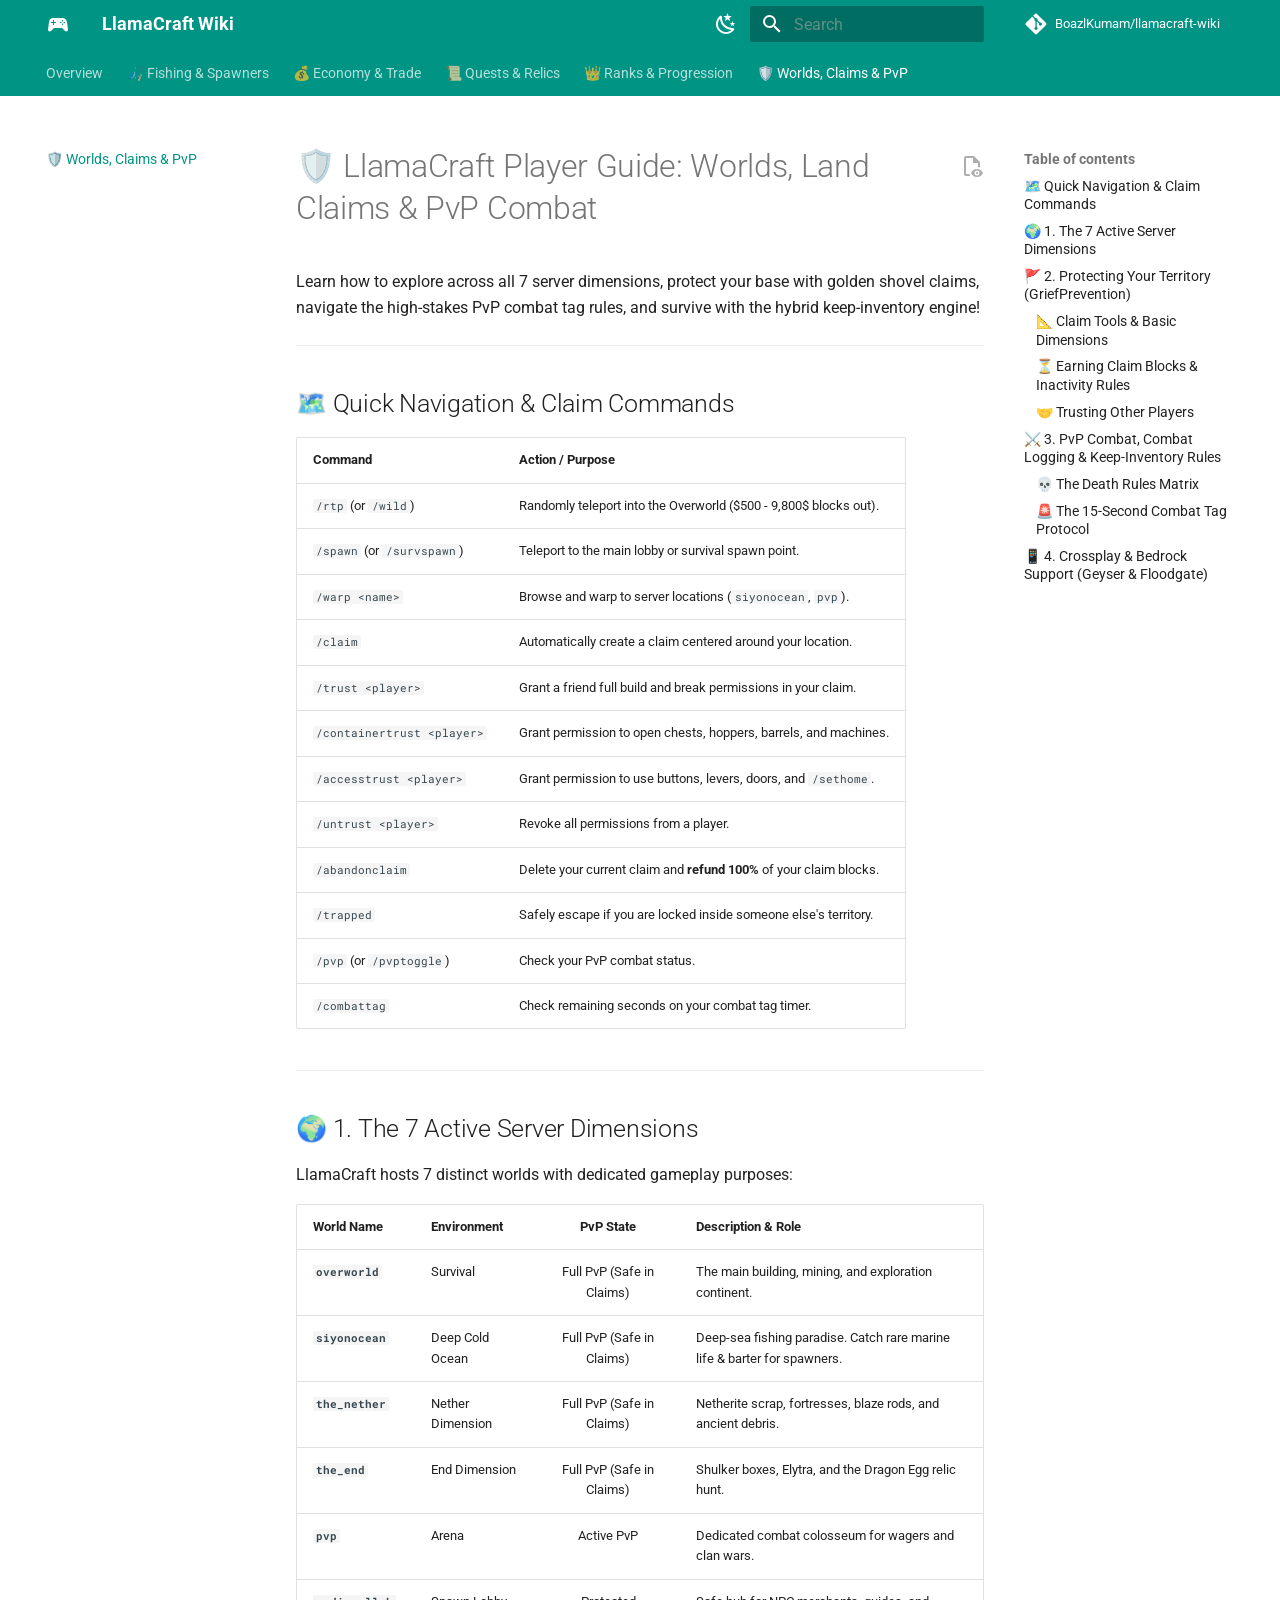
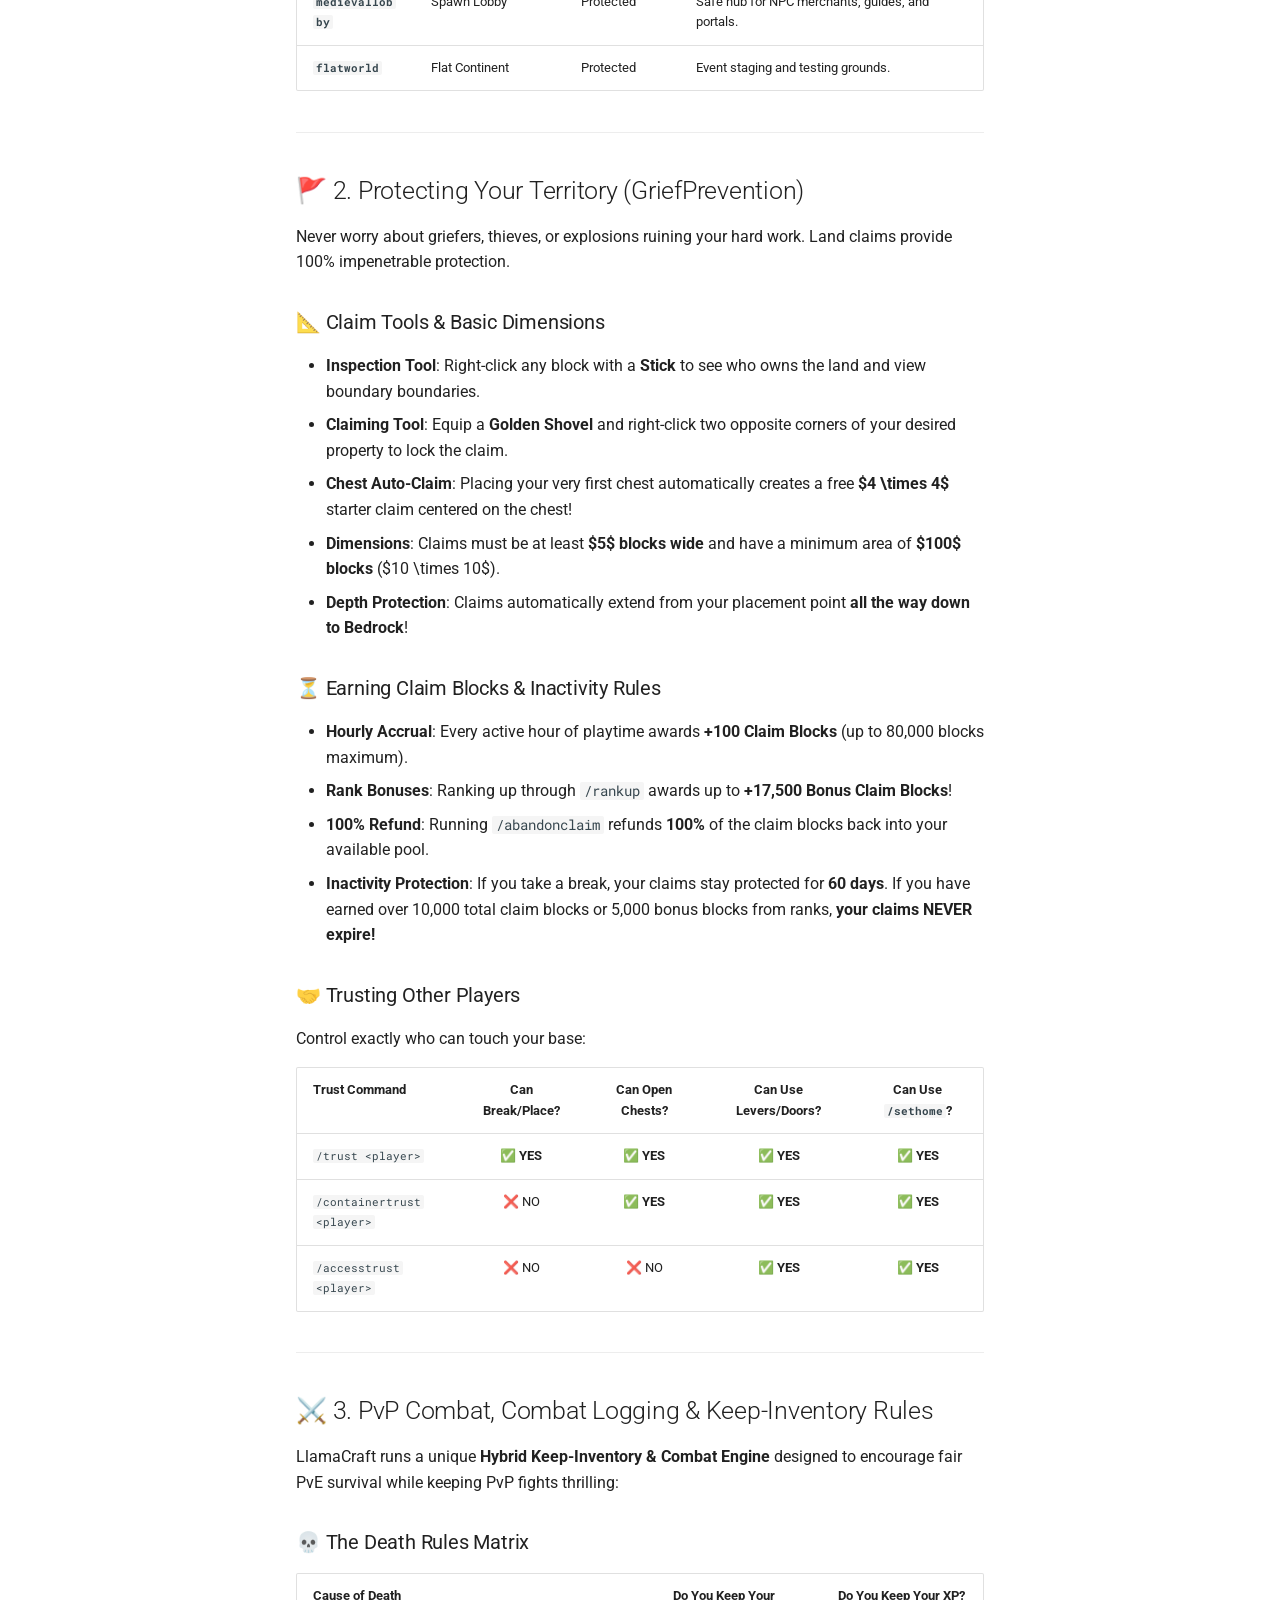
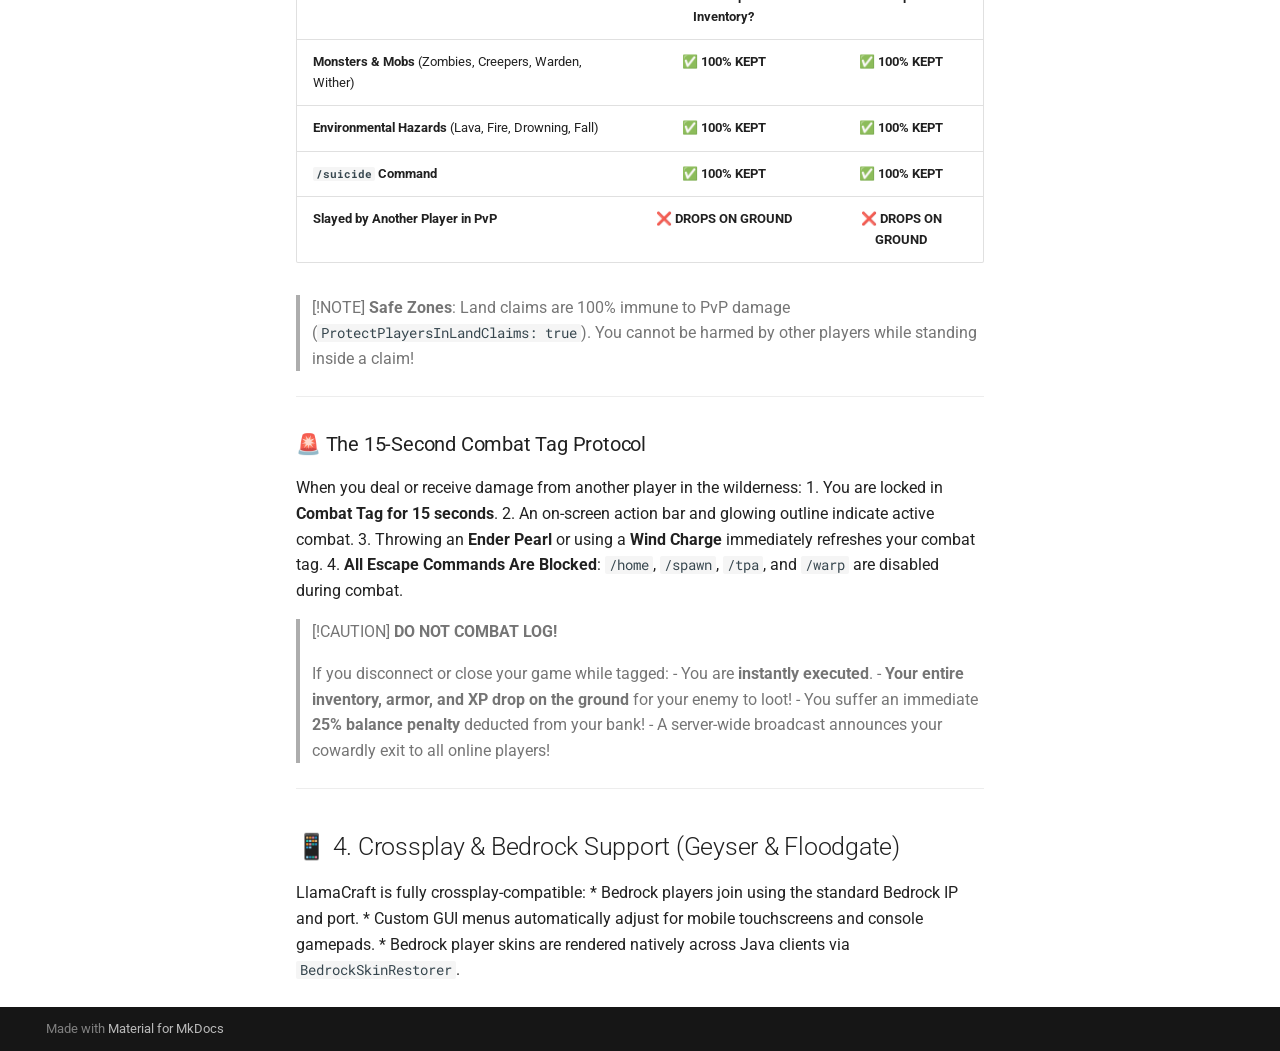
<file: worlds-claims-and-pvp/index.html>
<!doctype html>
<html lang="en" class="no-js">
  <head>
    
      <meta charset="utf-8">
      <meta name="viewport" content="width=device-width,initial-scale=1">
      
        <meta name="description" content="The definitive community encyclopedia and gameplay guide for LlamaCraft SMP.">
      
      
        <meta name="author" content="LlamaCraft Community">
      
      
        <link rel="canonical" href="https://boazlkumam.github.io/llamacraft-wiki/worlds-claims-and-pvp/">
      
      
        <link rel="prev" href="../ranks-and-progression/">
      
      
      
        
      
      
      <link rel="icon" href="../assets/images/favicon.png">
      <meta name="generator" content="mkdocs-1.6.1, mkdocs-material-9.7.7">
    
    
      
        <title>🛡️ Worlds, Claims & PvP - LlamaCraft Wiki</title>
      
    
    
      <link rel="stylesheet" href="../assets/stylesheets/main.ec1eaa64.min.css">
      
        
        <link rel="stylesheet" href="../assets/stylesheets/palette.ab4e12ef.min.css">
      
      


    
    
      
    
    
      
        
        
        <link rel="preconnect" href="https://fonts.gstatic.com" crossorigin>
        <link rel="stylesheet" href="https://fonts.googleapis.com/css?family=Roboto:300,300i,400,400i,700,700i%7CRoboto+Mono:400,400i,700,700i&display=fallback">
        <style>:root{--md-text-font:"Roboto";--md-code-font:"Roboto Mono"}</style>
      
    
    
    <script>__md_scope=new URL("..",location),__md_hash=e=>[...e].reduce(((e,_)=>(e<<5)-e+_.charCodeAt(0)),0),__md_get=(e,_=localStorage,t=__md_scope)=>JSON.parse(_.getItem(t.pathname+"."+e)),__md_set=(e,_,t=localStorage,a=__md_scope)=>{try{t.setItem(a.pathname+"."+e,JSON.stringify(_))}catch(e){}}</script>
    
      

    
    
  </head>
  
  
    
    
      
    
    
    
    
    <body dir="ltr" data-md-color-scheme="default" data-md-color-primary="teal" data-md-color-accent="green">
  
    
    <input class="md-toggle" data-md-toggle="drawer" type="checkbox" id="__drawer" autocomplete="off">
    <input class="md-toggle" data-md-toggle="search" type="checkbox" id="__search" autocomplete="off">
    <label class="md-overlay" for="__drawer"></label>
    <div data-md-component="skip">
      
        
        <a href="#llamacraft-player-guide-worlds-land-claims-pvp-combat" class="md-skip">
          Skip to content
        </a>
      
    </div>
    <div data-md-component="announce">
      
    </div>
    
    
      

<header class="md-header" data-md-component="header">
  <nav class="md-header__inner md-grid" aria-label="Header">
    <a href=".." title="LlamaCraft Wiki" class="md-header__button md-logo" aria-label="LlamaCraft Wiki" data-md-component="logo">
      
  
  <svg xmlns="http://www.w3.org/2000/svg" viewBox="0 0 24 24"><path d="M7.97 16 5 19c-.33.3-.77.5-1.25.5A1.75 1.75 0 0 1 2 17.75v-.25l1-7.38A4.524 4.524 0 0 1 7.5 6h9c2.36 0 4.29 1.81 4.5 4.12l1 7.38v.25a1.75 1.75 0 0 1-1.75 1.75c-.48 0-.92-.2-1.25-.5l-2.97-3zM7 8v2H5v1h2v2h1v-2h2v-1H8V8zm9.5 0a.75.75 0 0 0-.75.75.75.75 0 0 0 .75.75.75.75 0 0 0 .75-.75.75.75 0 0 0-.75-.75m-1.75 1.75a.75.75 0 0 0-.75.75.75.75 0 0 0 .75.75.75.75 0 0 0 .75-.75.75.75 0 0 0-.75-.75m3.5 0a.75.75 0 0 0-.75.75.75.75 0 0 0 .75.75.75.75 0 0 0 .75-.75.75.75 0 0 0-.75-.75M16.5 11.5a.75.75 0 0 0-.75.75.75.75 0 0 0 .75.75.75.75 0 0 0 .75-.75.75.75 0 0 0-.75-.75"/></svg>

    </a>
    <label class="md-header__button md-icon" for="__drawer">
      
      <svg xmlns="http://www.w3.org/2000/svg" viewBox="0 0 24 24"><path d="M3 6h18v2H3zm0 5h18v2H3zm0 5h18v2H3z"/></svg>
    </label>
    <div class="md-header__title" data-md-component="header-title">
      <div class="md-header__ellipsis">
        <div class="md-header__topic">
          <span class="md-ellipsis">
            LlamaCraft Wiki
          </span>
        </div>
        <div class="md-header__topic" data-md-component="header-topic">
          <span class="md-ellipsis">
            
              🛡️ Worlds, Claims & PvP
            
          </span>
        </div>
      </div>
    </div>
    
      
        <form class="md-header__option" data-md-component="palette">
  
    
    
    
    <input class="md-option" data-md-color-media="" data-md-color-scheme="default" data-md-color-primary="teal" data-md-color-accent="green"  aria-label="Switch to dark mode"  type="radio" name="__palette" id="__palette_0">
    
      <label class="md-header__button md-icon" title="Switch to dark mode" for="__palette_1" hidden>
        <svg xmlns="http://www.w3.org/2000/svg" viewBox="0 0 24 24"><path d="m17.75 4.09-2.53 1.94.91 3.06-2.63-1.81-2.63 1.81.91-3.06-2.53-1.94L12.44 4l1.06-3 1.06 3zm3.5 6.91-1.64 1.25.59 1.98-1.7-1.17-1.7 1.17.59-1.98L15.75 11l2.06-.05L18.5 9l.69 1.95zm-2.28 4.95c.83-.08 1.72 1.1 1.19 1.85-.32.45-.66.87-1.08 1.27C15.17 23 8.84 23 4.94 19.07c-3.91-3.9-3.91-10.24 0-14.14.4-.4.82-.76 1.27-1.08.75-.53 1.93.36 1.85 1.19-.27 2.86.69 5.83 2.89 8.02a9.96 9.96 0 0 0 8.02 2.89m-1.64 2.02a12.08 12.08 0 0 1-7.8-3.47c-2.17-2.19-3.33-5-3.49-7.82-2.81 3.14-2.7 7.96.31 10.98 3.02 3.01 7.84 3.12 10.98.31"/></svg>
      </label>
    
  
    
    
    
    <input class="md-option" data-md-color-media="" data-md-color-scheme="slate" data-md-color-primary="teal" data-md-color-accent="green"  aria-label="Switch to light mode"  type="radio" name="__palette" id="__palette_1">
    
      <label class="md-header__button md-icon" title="Switch to light mode" for="__palette_0" hidden>
        <svg xmlns="http://www.w3.org/2000/svg" viewBox="0 0 24 24"><path d="M12 7a5 5 0 0 1 5 5 5 5 0 0 1-5 5 5 5 0 0 1-5-5 5 5 0 0 1 5-5m0 2a3 3 0 0 0-3 3 3 3 0 0 0 3 3 3 3 0 0 0 3-3 3 3 0 0 0-3-3m0-7 2.39 3.42C13.65 5.15 12.84 5 12 5s-1.65.15-2.39.42zM3.34 7l4.16-.35A7.2 7.2 0 0 0 5.94 8.5c-.44.74-.69 1.5-.83 2.29zm.02 10 1.76-3.77a7.131 7.131 0 0 0 2.38 4.14zM20.65 7l-1.77 3.79a7.02 7.02 0 0 0-2.38-4.15zm-.01 10-4.14.36c.59-.51 1.12-1.14 1.54-1.86.42-.73.69-1.5.83-2.29zM12 22l-2.41-3.44c.74.27 1.55.44 2.41.44.82 0 1.63-.17 2.37-.44z"/></svg>
      </label>
    
  
</form>
      
    
    
      <script>var palette=__md_get("__palette");if(palette&&palette.color){if("(prefers-color-scheme)"===palette.color.media){var media=matchMedia("(prefers-color-scheme: light)"),input=document.querySelector(media.matches?"[data-md-color-media='(prefers-color-scheme: light)']":"[data-md-color-media='(prefers-color-scheme: dark)']");palette.color.media=input.getAttribute("data-md-color-media"),palette.color.scheme=input.getAttribute("data-md-color-scheme"),palette.color.primary=input.getAttribute("data-md-color-primary"),palette.color.accent=input.getAttribute("data-md-color-accent")}for(var[key,value]of Object.entries(palette.color))document.body.setAttribute("data-md-color-"+key,value)}</script>
    
    
    
      
      
        <label class="md-header__button md-icon" for="__search">
          
          <svg xmlns="http://www.w3.org/2000/svg" viewBox="0 0 24 24"><path d="M9.5 3A6.5 6.5 0 0 1 16 9.5c0 1.61-.59 3.09-1.56 4.23l.27.27h.79l5 5-1.5 1.5-5-5v-.79l-.27-.27A6.52 6.52 0 0 1 9.5 16 6.5 6.5 0 0 1 3 9.5 6.5 6.5 0 0 1 9.5 3m0 2C7 5 5 7 5 9.5S7 14 9.5 14 14 12 14 9.5 12 5 9.5 5"/></svg>
        </label>
        <div class="md-search" data-md-component="search" role="dialog">
  <label class="md-search__overlay" for="__search"></label>
  <div class="md-search__inner" role="search">
    <form class="md-search__form" name="search">
      <input type="text" class="md-search__input" name="query" aria-label="Search" placeholder="Search" autocapitalize="off" autocorrect="off" autocomplete="off" spellcheck="false" data-md-component="search-query" required>
      <label class="md-search__icon md-icon" for="__search">
        
        <svg xmlns="http://www.w3.org/2000/svg" viewBox="0 0 24 24"><path d="M9.5 3A6.5 6.5 0 0 1 16 9.5c0 1.61-.59 3.09-1.56 4.23l.27.27h.79l5 5-1.5 1.5-5-5v-.79l-.27-.27A6.52 6.52 0 0 1 9.5 16 6.5 6.5 0 0 1 3 9.5 6.5 6.5 0 0 1 9.5 3m0 2C7 5 5 7 5 9.5S7 14 9.5 14 14 12 14 9.5 12 5 9.5 5"/></svg>
        
        <svg xmlns="http://www.w3.org/2000/svg" viewBox="0 0 24 24"><path d="M20 11v2H8l5.5 5.5-1.42 1.42L4.16 12l7.92-7.92L13.5 5.5 8 11z"/></svg>
      </label>
      <nav class="md-search__options" aria-label="Search">
        
          <a href="javascript:void(0)" class="md-search__icon md-icon" title="Share" aria-label="Share" data-clipboard data-clipboard-text="" data-md-component="search-share" tabindex="-1">
            
            <svg xmlns="http://www.w3.org/2000/svg" viewBox="0 0 24 24"><path d="M18 16.08c-.76 0-1.44.3-1.96.77L8.91 12.7c.05-.23.09-.46.09-.7s-.04-.47-.09-.7l7.05-4.11c.54.5 1.25.81 2.04.81a3 3 0 0 0 3-3 3 3 0 0 0-3-3 3 3 0 0 0-3 3c0 .24.04.47.09.7L8.04 9.81C7.5 9.31 6.79 9 6 9a3 3 0 0 0-3 3 3 3 0 0 0 3 3c.79 0 1.5-.31 2.04-.81l7.12 4.15c-.05.21-.08.43-.08.66 0 1.61 1.31 2.91 2.92 2.91s2.92-1.3 2.92-2.91A2.92 2.92 0 0 0 18 16.08"/></svg>
          </a>
        
        <button type="reset" class="md-search__icon md-icon" title="Clear" aria-label="Clear" tabindex="-1">
          
          <svg xmlns="http://www.w3.org/2000/svg" viewBox="0 0 24 24"><path d="M19 6.41 17.59 5 12 10.59 6.41 5 5 6.41 10.59 12 5 17.59 6.41 19 12 13.41 17.59 19 19 17.59 13.41 12z"/></svg>
        </button>
      </nav>
      
        <div class="md-search__suggest" data-md-component="search-suggest"></div>
      
    </form>
    <div class="md-search__output">
      <div class="md-search__scrollwrap" tabindex="0" data-md-scrollfix>
        <div class="md-search-result" data-md-component="search-result">
          <div class="md-search-result__meta">
            Initializing search
          </div>
          <ol class="md-search-result__list" role="presentation"></ol>
        </div>
      </div>
    </div>
  </div>
</div>
      
    
    
      <div class="md-header__source">
        <a href="https://github.com/BoazlKumam/llamacraft-wiki" title="Go to repository" class="md-source" data-md-component="source">
  <div class="md-source__icon md-icon">
    
    <svg xmlns="http://www.w3.org/2000/svg" viewBox="0 0 448 512"><!--! Font Awesome Free 7.1.0 by @fontawesome - https://fontawesome.com License - https://fontawesome.com/license/free (Icons: CC BY 4.0, Fonts: SIL OFL 1.1, Code: MIT License) Copyright 2025 Fonticons, Inc.--><path d="M439.6 236.1 244 40.5c-5.4-5.5-12.8-8.5-20.4-8.5s-15 3-20.4 8.4L162.5 81l51.5 51.5c27.1-9.1 52.7 16.8 43.4 43.7l49.7 49.7c34.2-11.8 61.2 31 35.5 56.7-26.5 26.5-70.2-2.9-56-37.3L240.3 199v121.9c25.3 12.5 22.3 41.8 9.1 55-6.4 6.4-15.2 10.1-24.3 10.1s-17.8-3.6-24.3-10.1c-17.6-17.6-11.1-46.9 11.2-56v-123c-20.8-8.5-24.6-30.7-18.6-45L142.6 101 8.5 235.1C3 240.6 0 247.9 0 255.5s3 15 8.5 20.4l195.6 195.7c5.4 5.4 12.7 8.4 20.4 8.4s15-3 20.4-8.4l194.7-194.7c5.4-5.4 8.4-12.8 8.4-20.4s-3-15-8.4-20.4"/></svg>
  </div>
  <div class="md-source__repository">
    BoazlKumam/llamacraft-wiki
  </div>
</a>
      </div>
    
  </nav>
  
</header>
    
    <div class="md-container" data-md-component="container">
      
      
        
          
            
<nav class="md-tabs" aria-label="Tabs" data-md-component="tabs">
  <div class="md-grid">
    <ul class="md-tabs__list">
      
        
  
  
  
  
    <li class="md-tabs__item">
      <a href=".." class="md-tabs__link">
        
  
  
    
  
  Overview

      </a>
    </li>
  

      
        
  
  
  
  
    <li class="md-tabs__item">
      <a href="../gathering-and-spawners/" class="md-tabs__link">
        
  
  
    
  
  🎣 Fishing & Spawners

      </a>
    </li>
  

      
        
  
  
  
  
    <li class="md-tabs__item">
      <a href="../economy-and-trade/" class="md-tabs__link">
        
  
  
    
  
  💰 Economy & Trade

      </a>
    </li>
  

      
        
  
  
  
  
    <li class="md-tabs__item">
      <a href="../quests-and-events/" class="md-tabs__link">
        
  
  
    
  
  📜 Quests & Relics

      </a>
    </li>
  

      
        
  
  
  
  
    <li class="md-tabs__item">
      <a href="../ranks-and-progression/" class="md-tabs__link">
        
  
  
    
  
  👑 Ranks & Progression

      </a>
    </li>
  

      
        
  
  
  
    
  
  
    <li class="md-tabs__item md-tabs__item--active">
      <a href="./" class="md-tabs__link">
        
  
  
    
  
  🛡️ Worlds, Claims & PvP

      </a>
    </li>
  

      
    </ul>
  </div>
</nav>
          
        
      
      <main class="md-main" data-md-component="main">
        <div class="md-main__inner md-grid">
          
            
              
              <div class="md-sidebar md-sidebar--primary" data-md-component="sidebar" data-md-type="navigation" >
                <div class="md-sidebar__scrollwrap">
                  <div class="md-sidebar__inner">
                    


  


<nav class="md-nav md-nav--primary md-nav--lifted" aria-label="Navigation" data-md-level="0">
  <label class="md-nav__title" for="__drawer">
    <a href=".." title="LlamaCraft Wiki" class="md-nav__button md-logo" aria-label="LlamaCraft Wiki" data-md-component="logo">
      
  
  <svg xmlns="http://www.w3.org/2000/svg" viewBox="0 0 24 24"><path d="M7.97 16 5 19c-.33.3-.77.5-1.25.5A1.75 1.75 0 0 1 2 17.75v-.25l1-7.38A4.524 4.524 0 0 1 7.5 6h9c2.36 0 4.29 1.81 4.5 4.12l1 7.38v.25a1.75 1.75 0 0 1-1.75 1.75c-.48 0-.92-.2-1.25-.5l-2.97-3zM7 8v2H5v1h2v2h1v-2h2v-1H8V8zm9.5 0a.75.75 0 0 0-.75.75.75.75 0 0 0 .75.75.75.75 0 0 0 .75-.75.75.75 0 0 0-.75-.75m-1.75 1.75a.75.75 0 0 0-.75.75.75.75 0 0 0 .75.75.75.75 0 0 0 .75-.75.75.75 0 0 0-.75-.75m3.5 0a.75.75 0 0 0-.75.75.75.75 0 0 0 .75.75.75.75 0 0 0 .75-.75.75.75 0 0 0-.75-.75M16.5 11.5a.75.75 0 0 0-.75.75.75.75 0 0 0 .75.75.75.75 0 0 0 .75-.75.75.75 0 0 0-.75-.75"/></svg>

    </a>
    LlamaCraft Wiki
  </label>
  
    <div class="md-nav__source">
      <a href="https://github.com/BoazlKumam/llamacraft-wiki" title="Go to repository" class="md-source" data-md-component="source">
  <div class="md-source__icon md-icon">
    
    <svg xmlns="http://www.w3.org/2000/svg" viewBox="0 0 448 512"><!--! Font Awesome Free 7.1.0 by @fontawesome - https://fontawesome.com License - https://fontawesome.com/license/free (Icons: CC BY 4.0, Fonts: SIL OFL 1.1, Code: MIT License) Copyright 2025 Fonticons, Inc.--><path d="M439.6 236.1 244 40.5c-5.4-5.5-12.8-8.5-20.4-8.5s-15 3-20.4 8.4L162.5 81l51.5 51.5c27.1-9.1 52.7 16.8 43.4 43.7l49.7 49.7c34.2-11.8 61.2 31 35.5 56.7-26.5 26.5-70.2-2.9-56-37.3L240.3 199v121.9c25.3 12.5 22.3 41.8 9.1 55-6.4 6.4-15.2 10.1-24.3 10.1s-17.8-3.6-24.3-10.1c-17.6-17.6-11.1-46.9 11.2-56v-123c-20.8-8.5-24.6-30.7-18.6-45L142.6 101 8.5 235.1C3 240.6 0 247.9 0 255.5s3 15 8.5 20.4l195.6 195.7c5.4 5.4 12.7 8.4 20.4 8.4s15-3 20.4-8.4l194.7-194.7c5.4-5.4 8.4-12.8 8.4-20.4s-3-15-8.4-20.4"/></svg>
  </div>
  <div class="md-source__repository">
    BoazlKumam/llamacraft-wiki
  </div>
</a>
    </div>
  
  <ul class="md-nav__list" data-md-scrollfix>
    
      
      
  
  
  
  
    <li class="md-nav__item">
      <a href=".." class="md-nav__link">
        
  
  
  <span class="md-ellipsis">
    
  
    Overview
  

    
  </span>
  
  

      </a>
    </li>
  

    
      
      
  
  
  
  
    <li class="md-nav__item">
      <a href="../gathering-and-spawners/" class="md-nav__link">
        
  
  
  <span class="md-ellipsis">
    
  
    🎣 Fishing & Spawners
  

    
  </span>
  
  

      </a>
    </li>
  

    
      
      
  
  
  
  
    <li class="md-nav__item">
      <a href="../economy-and-trade/" class="md-nav__link">
        
  
  
  <span class="md-ellipsis">
    
  
    💰 Economy & Trade
  

    
  </span>
  
  

      </a>
    </li>
  

    
      
      
  
  
  
  
    <li class="md-nav__item">
      <a href="../quests-and-events/" class="md-nav__link">
        
  
  
  <span class="md-ellipsis">
    
  
    📜 Quests & Relics
  

    
  </span>
  
  

      </a>
    </li>
  

    
      
      
  
  
  
  
    <li class="md-nav__item">
      <a href="../ranks-and-progression/" class="md-nav__link">
        
  
  
  <span class="md-ellipsis">
    
  
    👑 Ranks & Progression
  

    
  </span>
  
  

      </a>
    </li>
  

    
      
      
  
  
    
  
  
  
    <li class="md-nav__item md-nav__item--active">
      
      <input class="md-nav__toggle md-toggle" type="checkbox" id="__toc">
      
      
        
      
      
        <label class="md-nav__link md-nav__link--active" for="__toc">
          
  
  
  <span class="md-ellipsis">
    
  
    🛡️ Worlds, Claims & PvP
  

    
  </span>
  
  

          <span class="md-nav__icon md-icon"></span>
        </label>
      
      <a href="./" class="md-nav__link md-nav__link--active">
        
  
  
  <span class="md-ellipsis">
    
  
    🛡️ Worlds, Claims & PvP
  

    
  </span>
  
  

      </a>
      
        

<nav class="md-nav md-nav--secondary" aria-label="Table of contents">
  
  
  
    
  
  
    <label class="md-nav__title" for="__toc">
      <span class="md-nav__icon md-icon"></span>
      Table of contents
    </label>
    <ul class="md-nav__list" data-md-component="toc" data-md-scrollfix>
      
        <li class="md-nav__item">
  <a href="#quick-navigation-claim-commands" class="md-nav__link">
    <span class="md-ellipsis">
      
        🗺️ Quick Navigation &amp; Claim Commands
      
    </span>
  </a>
  
</li>
      
        <li class="md-nav__item">
  <a href="#1-the-7-active-server-dimensions" class="md-nav__link">
    <span class="md-ellipsis">
      
        🌍 1. The 7 Active Server Dimensions
      
    </span>
  </a>
  
</li>
      
        <li class="md-nav__item">
  <a href="#2-protecting-your-territory-griefprevention" class="md-nav__link">
    <span class="md-ellipsis">
      
        🚩 2. Protecting Your Territory (GriefPrevention)
      
    </span>
  </a>
  
    <nav class="md-nav" aria-label="🚩 2. Protecting Your Territory (GriefPrevention)">
      <ul class="md-nav__list">
        
          <li class="md-nav__item">
  <a href="#claim-tools-basic-dimensions" class="md-nav__link">
    <span class="md-ellipsis">
      
        📐 Claim Tools &amp; Basic Dimensions
      
    </span>
  </a>
  
</li>
        
          <li class="md-nav__item">
  <a href="#earning-claim-blocks-inactivity-rules" class="md-nav__link">
    <span class="md-ellipsis">
      
        ⏳ Earning Claim Blocks &amp; Inactivity Rules
      
    </span>
  </a>
  
</li>
        
          <li class="md-nav__item">
  <a href="#trusting-other-players" class="md-nav__link">
    <span class="md-ellipsis">
      
        🤝 Trusting Other Players
      
    </span>
  </a>
  
</li>
        
      </ul>
    </nav>
  
</li>
      
        <li class="md-nav__item">
  <a href="#3-pvp-combat-combat-logging-keep-inventory-rules" class="md-nav__link">
    <span class="md-ellipsis">
      
        ⚔️ 3. PvP Combat, Combat Logging &amp; Keep-Inventory Rules
      
    </span>
  </a>
  
    <nav class="md-nav" aria-label="⚔️ 3. PvP Combat, Combat Logging &amp; Keep-Inventory Rules">
      <ul class="md-nav__list">
        
          <li class="md-nav__item">
  <a href="#the-death-rules-matrix" class="md-nav__link">
    <span class="md-ellipsis">
      
        💀 The Death Rules Matrix
      
    </span>
  </a>
  
</li>
        
          <li class="md-nav__item">
  <a href="#the-15-second-combat-tag-protocol" class="md-nav__link">
    <span class="md-ellipsis">
      
        🚨 The 15-Second Combat Tag Protocol
      
    </span>
  </a>
  
</li>
        
      </ul>
    </nav>
  
</li>
      
        <li class="md-nav__item">
  <a href="#4-crossplay-bedrock-support-geyser-floodgate" class="md-nav__link">
    <span class="md-ellipsis">
      
        📱 4. Crossplay &amp; Bedrock Support (Geyser &amp; Floodgate)
      
    </span>
  </a>
  
</li>
      
    </ul>
  
</nav>
      
    </li>
  

    
  </ul>
</nav>
                  </div>
                </div>
              </div>
            
            
              
              <div class="md-sidebar md-sidebar--secondary" data-md-component="sidebar" data-md-type="toc" >
                <div class="md-sidebar__scrollwrap">
                  <div class="md-sidebar__inner">
                    

<nav class="md-nav md-nav--secondary" aria-label="Table of contents">
  
  
  
    
  
  
    <label class="md-nav__title" for="__toc">
      <span class="md-nav__icon md-icon"></span>
      Table of contents
    </label>
    <ul class="md-nav__list" data-md-component="toc" data-md-scrollfix>
      
        <li class="md-nav__item">
  <a href="#quick-navigation-claim-commands" class="md-nav__link">
    <span class="md-ellipsis">
      
        🗺️ Quick Navigation &amp; Claim Commands
      
    </span>
  </a>
  
</li>
      
        <li class="md-nav__item">
  <a href="#1-the-7-active-server-dimensions" class="md-nav__link">
    <span class="md-ellipsis">
      
        🌍 1. The 7 Active Server Dimensions
      
    </span>
  </a>
  
</li>
      
        <li class="md-nav__item">
  <a href="#2-protecting-your-territory-griefprevention" class="md-nav__link">
    <span class="md-ellipsis">
      
        🚩 2. Protecting Your Territory (GriefPrevention)
      
    </span>
  </a>
  
    <nav class="md-nav" aria-label="🚩 2. Protecting Your Territory (GriefPrevention)">
      <ul class="md-nav__list">
        
          <li class="md-nav__item">
  <a href="#claim-tools-basic-dimensions" class="md-nav__link">
    <span class="md-ellipsis">
      
        📐 Claim Tools &amp; Basic Dimensions
      
    </span>
  </a>
  
</li>
        
          <li class="md-nav__item">
  <a href="#earning-claim-blocks-inactivity-rules" class="md-nav__link">
    <span class="md-ellipsis">
      
        ⏳ Earning Claim Blocks &amp; Inactivity Rules
      
    </span>
  </a>
  
</li>
        
          <li class="md-nav__item">
  <a href="#trusting-other-players" class="md-nav__link">
    <span class="md-ellipsis">
      
        🤝 Trusting Other Players
      
    </span>
  </a>
  
</li>
        
      </ul>
    </nav>
  
</li>
      
        <li class="md-nav__item">
  <a href="#3-pvp-combat-combat-logging-keep-inventory-rules" class="md-nav__link">
    <span class="md-ellipsis">
      
        ⚔️ 3. PvP Combat, Combat Logging &amp; Keep-Inventory Rules
      
    </span>
  </a>
  
    <nav class="md-nav" aria-label="⚔️ 3. PvP Combat, Combat Logging &amp; Keep-Inventory Rules">
      <ul class="md-nav__list">
        
          <li class="md-nav__item">
  <a href="#the-death-rules-matrix" class="md-nav__link">
    <span class="md-ellipsis">
      
        💀 The Death Rules Matrix
      
    </span>
  </a>
  
</li>
        
          <li class="md-nav__item">
  <a href="#the-15-second-combat-tag-protocol" class="md-nav__link">
    <span class="md-ellipsis">
      
        🚨 The 15-Second Combat Tag Protocol
      
    </span>
  </a>
  
</li>
        
      </ul>
    </nav>
  
</li>
      
        <li class="md-nav__item">
  <a href="#4-crossplay-bedrock-support-geyser-floodgate" class="md-nav__link">
    <span class="md-ellipsis">
      
        📱 4. Crossplay &amp; Bedrock Support (Geyser &amp; Floodgate)
      
    </span>
  </a>
  
</li>
      
    </ul>
  
</nav>
                  </div>
                </div>
              </div>
            
          
          
            <div class="md-content" data-md-component="content">
              
              <article class="md-content__inner md-typeset">
                
                  


  
  
    
      
    
    <a href="https://github.com/BoazlKumam/llamacraft-wiki/raw/main/docs/worlds-claims-and-pvp.md" title="View source of this page" class="md-content__button md-icon">
      
      <svg xmlns="http://www.w3.org/2000/svg" viewBox="0 0 24 24"><path d="M17 18c.56 0 1 .44 1 1s-.44 1-1 1-1-.44-1-1 .44-1 1-1m0-3c-2.73 0-5.06 1.66-6 4 .94 2.34 3.27 4 6 4s5.06-1.66 6-4c-.94-2.34-3.27-4-6-4m0 6.5a2.5 2.5 0 0 1-2.5-2.5 2.5 2.5 0 0 1 2.5-2.5 2.5 2.5 0 0 1 2.5 2.5 2.5 2.5 0 0 1-2.5 2.5M9.27 20H6V4h7v5h5v4.07c.7.08 1.36.25 2 .49V8l-6-6H6a2 2 0 0 0-2 2v16a2 2 0 0 0 2 2h4.5a8.2 8.2 0 0 1-1.23-2"/></svg>
    </a>
  


<h1 id="llamacraft-player-guide-worlds-land-claims-pvp-combat">🛡️ LlamaCraft Player Guide: Worlds, Land Claims &amp; PvP Combat<a class="headerlink" href="#llamacraft-player-guide-worlds-land-claims-pvp-combat" title="Permanent link">&para;</a></h1>
<p>Learn how to explore across all 7 server dimensions, protect your base with golden shovel claims, navigate the high-stakes PvP combat tag rules, and survive with the hybrid keep-inventory engine!</p>
<hr />
<h2 id="quick-navigation-claim-commands">🗺️ Quick Navigation &amp; Claim Commands<a class="headerlink" href="#quick-navigation-claim-commands" title="Permanent link">&para;</a></h2>
<table>
<thead>
<tr>
<th style="text-align: left;">Command</th>
<th style="text-align: left;">Action / Purpose</th>
</tr>
</thead>
<tbody>
<tr>
<td style="text-align: left;"><code>/rtp</code> (or <code>/wild</code>)</td>
<td style="text-align: left;">Randomly teleport into the Overworld ($500 - 9,800$ blocks out).</td>
</tr>
<tr>
<td style="text-align: left;"><code>/spawn</code> (or <code>/survspawn</code>)</td>
<td style="text-align: left;">Teleport to the main lobby or survival spawn point.</td>
</tr>
<tr>
<td style="text-align: left;"><code>/warp &lt;name&gt;</code></td>
<td style="text-align: left;">Browse and warp to server locations (<code>siyonocean</code>, <code>pvp</code>).</td>
</tr>
<tr>
<td style="text-align: left;"><code>/claim</code></td>
<td style="text-align: left;">Automatically create a claim centered around your location.</td>
</tr>
<tr>
<td style="text-align: left;"><code>/trust &lt;player&gt;</code></td>
<td style="text-align: left;">Grant a friend full build and break permissions in your claim.</td>
</tr>
<tr>
<td style="text-align: left;"><code>/containertrust &lt;player&gt;</code></td>
<td style="text-align: left;">Grant permission to open chests, hoppers, barrels, and machines.</td>
</tr>
<tr>
<td style="text-align: left;"><code>/accesstrust &lt;player&gt;</code></td>
<td style="text-align: left;">Grant permission to use buttons, levers, doors, and <code>/sethome</code>.</td>
</tr>
<tr>
<td style="text-align: left;"><code>/untrust &lt;player&gt;</code></td>
<td style="text-align: left;">Revoke all permissions from a player.</td>
</tr>
<tr>
<td style="text-align: left;"><code>/abandonclaim</code></td>
<td style="text-align: left;">Delete your current claim and <strong>refund 100%</strong> of your claim blocks.</td>
</tr>
<tr>
<td style="text-align: left;"><code>/trapped</code></td>
<td style="text-align: left;">Safely escape if you are locked inside someone else's territory.</td>
</tr>
<tr>
<td style="text-align: left;"><code>/pvp</code> (or <code>/pvptoggle</code>)</td>
<td style="text-align: left;">Check your PvP combat status.</td>
</tr>
<tr>
<td style="text-align: left;"><code>/combattag</code></td>
<td style="text-align: left;">Check remaining seconds on your combat tag timer.</td>
</tr>
</tbody>
</table>
<hr />
<h2 id="1-the-7-active-server-dimensions">🌍 1. The 7 Active Server Dimensions<a class="headerlink" href="#1-the-7-active-server-dimensions" title="Permanent link">&para;</a></h2>
<p>LlamaCraft hosts 7 distinct worlds with dedicated gameplay purposes:</p>
<table>
<thead>
<tr>
<th style="text-align: left;">World Name</th>
<th style="text-align: left;">Environment</th>
<th style="text-align: center;">PvP State</th>
<th style="text-align: left;">Description &amp; Role</th>
</tr>
</thead>
<tbody>
<tr>
<td style="text-align: left;"><strong><code>overworld</code></strong></td>
<td style="text-align: left;">Survival</td>
<td style="text-align: center;">Full PvP (Safe in Claims)</td>
<td style="text-align: left;">The main building, mining, and exploration continent.</td>
</tr>
<tr>
<td style="text-align: left;"><strong><code>siyonocean</code></strong></td>
<td style="text-align: left;">Deep Cold Ocean</td>
<td style="text-align: center;">Full PvP (Safe in Claims)</td>
<td style="text-align: left;">Deep-sea fishing paradise. Catch rare marine life &amp; barter for spawners.</td>
</tr>
<tr>
<td style="text-align: left;"><strong><code>the_nether</code></strong></td>
<td style="text-align: left;">Nether Dimension</td>
<td style="text-align: center;">Full PvP (Safe in Claims)</td>
<td style="text-align: left;">Netherite scrap, fortresses, blaze rods, and ancient debris.</td>
</tr>
<tr>
<td style="text-align: left;"><strong><code>the_end</code></strong></td>
<td style="text-align: left;">End Dimension</td>
<td style="text-align: center;">Full PvP (Safe in Claims)</td>
<td style="text-align: left;">Shulker boxes, Elytra, and the Dragon Egg relic hunt.</td>
</tr>
<tr>
<td style="text-align: left;"><strong><code>pvp</code></strong></td>
<td style="text-align: left;">Arena</td>
<td style="text-align: center;">Active PvP</td>
<td style="text-align: left;">Dedicated combat colosseum for wagers and clan wars.</td>
</tr>
<tr>
<td style="text-align: left;"><strong><code>medievallobby</code></strong></td>
<td style="text-align: left;">Spawn Lobby</td>
<td style="text-align: center;">Protected</td>
<td style="text-align: left;">Safe hub for NPC merchants, guides, and portals.</td>
</tr>
<tr>
<td style="text-align: left;"><strong><code>flatworld</code></strong></td>
<td style="text-align: left;">Flat Continent</td>
<td style="text-align: center;">Protected</td>
<td style="text-align: left;">Event staging and testing grounds.</td>
</tr>
</tbody>
</table>
<hr />
<h2 id="2-protecting-your-territory-griefprevention">🚩 2. Protecting Your Territory (GriefPrevention)<a class="headerlink" href="#2-protecting-your-territory-griefprevention" title="Permanent link">&para;</a></h2>
<p>Never worry about griefers, thieves, or explosions ruining your hard work. Land claims provide 100% impenetrable protection.</p>
<h3 id="claim-tools-basic-dimensions">📐 Claim Tools &amp; Basic Dimensions<a class="headerlink" href="#claim-tools-basic-dimensions" title="Permanent link">&para;</a></h3>
<ul>
<li><strong>Inspection Tool</strong>: Right-click any block with a <strong>Stick</strong> to see who owns the land and view boundary boundaries.</li>
<li><strong>Claiming Tool</strong>: Equip a <strong>Golden Shovel</strong> and right-click two opposite corners of your desired property to lock the claim.</li>
<li><strong>Chest Auto-Claim</strong>: Placing your very first chest automatically creates a free <strong>$4 \times 4$</strong> starter claim centered on the chest!</li>
<li><strong>Dimensions</strong>: Claims must be at least <strong>$5$ blocks wide</strong> and have a minimum area of <strong>$100$ blocks</strong> ($10 \times 10$).</li>
<li><strong>Depth Protection</strong>: Claims automatically extend from your placement point <strong>all the way down to Bedrock</strong>!</li>
</ul>
<h3 id="earning-claim-blocks-inactivity-rules">⏳ Earning Claim Blocks &amp; Inactivity Rules<a class="headerlink" href="#earning-claim-blocks-inactivity-rules" title="Permanent link">&para;</a></h3>
<ul>
<li><strong>Hourly Accrual</strong>: Every active hour of playtime awards <strong>+100 Claim Blocks</strong> (up to 80,000 blocks maximum).</li>
<li><strong>Rank Bonuses</strong>: Ranking up through <code>/rankup</code> awards up to <strong>+17,500 Bonus Claim Blocks</strong>!</li>
<li><strong>100% Refund</strong>: Running <code>/abandonclaim</code> refunds <strong>100%</strong> of the claim blocks back into your available pool.</li>
<li><strong>Inactivity Protection</strong>: If you take a break, your claims stay protected for <strong>60 days</strong>. If you have earned over 10,000 total claim blocks or 5,000 bonus blocks from ranks, <strong>your claims NEVER expire!</strong></li>
</ul>
<h3 id="trusting-other-players">🤝 Trusting Other Players<a class="headerlink" href="#trusting-other-players" title="Permanent link">&para;</a></h3>
<p>Control exactly who can touch your base:</p>
<table>
<thead>
<tr>
<th style="text-align: left;">Trust Command</th>
<th style="text-align: center;">Can Break/Place?</th>
<th style="text-align: center;">Can Open Chests?</th>
<th style="text-align: center;">Can Use Levers/Doors?</th>
<th style="text-align: center;">Can Use <code>/sethome</code>?</th>
</tr>
</thead>
<tbody>
<tr>
<td style="text-align: left;"><code>/trust &lt;player&gt;</code></td>
<td style="text-align: center;">✅ <strong>YES</strong></td>
<td style="text-align: center;">✅ <strong>YES</strong></td>
<td style="text-align: center;">✅ <strong>YES</strong></td>
<td style="text-align: center;">✅ <strong>YES</strong></td>
</tr>
<tr>
<td style="text-align: left;"><code>/containertrust &lt;player&gt;</code></td>
<td style="text-align: center;">❌ NO</td>
<td style="text-align: center;">✅ <strong>YES</strong></td>
<td style="text-align: center;">✅ <strong>YES</strong></td>
<td style="text-align: center;">✅ <strong>YES</strong></td>
</tr>
<tr>
<td style="text-align: left;"><code>/accesstrust &lt;player&gt;</code></td>
<td style="text-align: center;">❌ NO</td>
<td style="text-align: center;">❌ NO</td>
<td style="text-align: center;">✅ <strong>YES</strong></td>
<td style="text-align: center;">✅ <strong>YES</strong></td>
</tr>
</tbody>
</table>
<hr />
<h2 id="3-pvp-combat-combat-logging-keep-inventory-rules">⚔️ 3. PvP Combat, Combat Logging &amp; Keep-Inventory Rules<a class="headerlink" href="#3-pvp-combat-combat-logging-keep-inventory-rules" title="Permanent link">&para;</a></h2>
<p>LlamaCraft runs a unique <strong>Hybrid Keep-Inventory &amp; Combat Engine</strong> designed to encourage fair PvE survival while keeping PvP fights thrilling:</p>
<h3 id="the-death-rules-matrix">💀 The Death Rules Matrix<a class="headerlink" href="#the-death-rules-matrix" title="Permanent link">&para;</a></h3>
<table>
<thead>
<tr>
<th style="text-align: left;">Cause of Death</th>
<th style="text-align: center;">Do You Keep Your Inventory?</th>
<th style="text-align: center;">Do You Keep Your XP?</th>
</tr>
</thead>
<tbody>
<tr>
<td style="text-align: left;"><strong>Monsters &amp; Mobs</strong> (Zombies, Creepers, Warden, Wither)</td>
<td style="text-align: center;">✅ <strong>100% KEPT</strong></td>
<td style="text-align: center;">✅ <strong>100% KEPT</strong></td>
</tr>
<tr>
<td style="text-align: left;"><strong>Environmental Hazards</strong> (Lava, Fire, Drowning, Fall)</td>
<td style="text-align: center;">✅ <strong>100% KEPT</strong></td>
<td style="text-align: center;">✅ <strong>100% KEPT</strong></td>
</tr>
<tr>
<td style="text-align: left;"><strong><code>/suicide</code> Command</strong></td>
<td style="text-align: center;">✅ <strong>100% KEPT</strong></td>
<td style="text-align: center;">✅ <strong>100% KEPT</strong></td>
</tr>
<tr>
<td style="text-align: left;"><strong>Slayed by Another Player in PvP</strong></td>
<td style="text-align: center;">❌ <strong>DROPS ON GROUND</strong></td>
<td style="text-align: center;">❌ <strong>DROPS ON GROUND</strong></td>
</tr>
</tbody>
</table>
<blockquote>
<p>[!NOTE]
<strong>Safe Zones</strong>: Land claims are 100% immune to PvP damage (<code>ProtectPlayersInLandClaims: true</code>). You cannot be harmed by other players while standing inside a claim!</p>
</blockquote>
<hr />
<h3 id="the-15-second-combat-tag-protocol">🚨 The 15-Second Combat Tag Protocol<a class="headerlink" href="#the-15-second-combat-tag-protocol" title="Permanent link">&para;</a></h3>
<p>When you deal or receive damage from another player in the wilderness:
1. You are locked in <strong>Combat Tag for 15 seconds</strong>.
2. An on-screen action bar and glowing outline indicate active combat.
3. Throwing an <strong>Ender Pearl</strong> or using a <strong>Wind Charge</strong> immediately refreshes your combat tag.
4. <strong>All Escape Commands Are Blocked</strong>: <code>/home</code>, <code>/spawn</code>, <code>/tpa</code>, and <code>/warp</code> are disabled during combat.</p>
<blockquote>
<p>[!CAUTION]
<strong>DO NOT COMBAT LOG!</strong></p>
<p>If you disconnect or close your game while tagged:
- You are <strong>instantly executed</strong>.
- <strong>Your entire inventory, armor, and XP drop on the ground</strong> for your enemy to loot!
- You suffer an immediate <strong>25% balance penalty</strong> deducted from your bank!
- A server-wide broadcast announces your cowardly exit to all online players!</p>
</blockquote>
<hr />
<h2 id="4-crossplay-bedrock-support-geyser-floodgate">📱 4. Crossplay &amp; Bedrock Support (Geyser &amp; Floodgate)<a class="headerlink" href="#4-crossplay-bedrock-support-geyser-floodgate" title="Permanent link">&para;</a></h2>
<p>LlamaCraft is fully crossplay-compatible:
* Bedrock players join using the standard Bedrock IP and port.
* Custom GUI menus automatically adjust for mobile touchscreens and console gamepads.
* Bedrock player skins are rendered natively across Java clients via <code>BedrockSkinRestorer</code>.</p>












                
              </article>
            </div>
          
          
<script>var target=document.getElementById(location.hash.slice(1));target&&target.name&&(target.checked=target.name.startsWith("__tabbed_"))</script>
        </div>
        
          <button type="button" class="md-top md-icon" data-md-component="top" hidden>
  
  <svg xmlns="http://www.w3.org/2000/svg" viewBox="0 0 24 24"><path d="M13 20h-2V8l-5.5 5.5-1.42-1.42L12 4.16l7.92 7.92-1.42 1.42L13 8z"/></svg>
  Back to top
</button>
        
      </main>
      
        <footer class="md-footer">
  
  <div class="md-footer-meta md-typeset">
    <div class="md-footer-meta__inner md-grid">
      <div class="md-copyright">
  
  
    Made with
    <a href="https://squidfunk.github.io/mkdocs-material/" target="_blank" rel="noopener">
      Material for MkDocs
    </a>
  
</div>
      
    </div>
  </div>
</footer>
      
    </div>
    <div class="md-dialog" data-md-component="dialog">
      <div class="md-dialog__inner md-typeset"></div>
    </div>
    
    
    
      
      
      <script id="__config" type="application/json">{"annotate": null, "base": "..", "features": ["navigation.instant", "navigation.tracking", "navigation.tabs", "navigation.sections", "navigation.top", "search.suggest", "search.highlight", "search.share", "content.code.copy", "content.action.view"], "search": "../assets/javascripts/workers/search.2c215733.min.js", "tags": null, "translations": {"clipboard.copied": "Copied to clipboard", "clipboard.copy": "Copy to clipboard", "search.result.more.one": "1 more on this page", "search.result.more.other": "# more on this page", "search.result.none": "No matching documents", "search.result.one": "1 matching document", "search.result.other": "# matching documents", "search.result.placeholder": "Type to start searching", "search.result.term.missing": "Missing", "select.version": "Select version"}, "version": null}</script>
    
    
      <script src="../assets/javascripts/bundle.d7400e89.min.js"></script>
      
    
  </body>
</html>
</file>
<file: assets/stylesheets/main.ec1eaa64.min.css>
@charset "UTF-8";html{-webkit-text-size-adjust:none;-moz-text-size-adjust:none;text-size-adjust:none;box-sizing:border-box}*,:after,:before{box-sizing:inherit}@media (prefers-reduced-motion){*,:after,:before{transition:none!important}}body{margin:0}a,button,input,label{-webkit-tap-highlight-color:transparent}a{color:inherit;text-decoration:none}hr{border:0;box-sizing:initial;display:block;height:.05rem;overflow:visible;padding:0}small{font-size:80%}sub,sup{line-height:1em}img{border-style:none}table{border-collapse:initial;border-spacing:0}td,th{font-weight:400;vertical-align:top}button{background:#0000;border:0;font-family:inherit;font-size:inherit;margin:0;padding:0}input{border:0;outline:none}:root{--md-primary-fg-color:#4051b5;--md-primary-fg-color--light:#5d6cc0;--md-primary-fg-color--dark:#303fa1;--md-primary-bg-color:#fff;--md-primary-bg-color--light:#ffffffb3;--md-accent-fg-color:#526cfe;--md-accent-fg-color--transparent:#526cfe1a;--md-accent-bg-color:#fff;--md-accent-bg-color--light:#ffffffb3}[data-md-color-scheme=default]{color-scheme:light}[data-md-color-scheme=default] img[src$="#gh-dark-mode-only"],[data-md-color-scheme=default] img[src$="#only-dark"]{display:none}:root,[data-md-color-scheme=default]{--md-hue:225deg;--md-default-fg-color:#000000de;--md-default-fg-color--light:#0000008a;--md-default-fg-color--lighter:#00000052;--md-default-fg-color--lightest:#00000012;--md-default-bg-color:#fff;--md-default-bg-color--light:#ffffffb3;--md-default-bg-color--lighter:#ffffff4d;--md-default-bg-color--lightest:#ffffff1f;--md-code-fg-color:#36464e;--md-code-bg-color:#f5f5f5;--md-code-bg-color--light:#f5f5f5b3;--md-code-bg-color--lighter:#f5f5f54d;--md-code-hl-color:#4287ff;--md-code-hl-color--light:#4287ff1a;--md-code-hl-number-color:#d52a2a;--md-code-hl-special-color:#db1457;--md-code-hl-function-color:#a846b9;--md-code-hl-constant-color:#6e59d9;--md-code-hl-keyword-color:#3f6ec6;--md-code-hl-string-color:#1c7d4d;--md-code-hl-name-color:var(--md-code-fg-color);--md-code-hl-operator-color:var(--md-default-fg-color--light);--md-code-hl-punctuation-color:var(--md-default-fg-color--light);--md-code-hl-comment-color:var(--md-default-fg-color--light);--md-code-hl-generic-color:var(--md-default-fg-color--light);--md-code-hl-variable-color:var(--md-default-fg-color--light);--md-typeset-color:var(--md-default-fg-color);--md-typeset-a-color:var(--md-primary-fg-color);--md-typeset-del-color:#f5503d26;--md-typeset-ins-color:#0bd57026;--md-typeset-kbd-color:#fafafa;--md-typeset-kbd-accent-color:#fff;--md-typeset-kbd-border-color:#b8b8b8;--md-typeset-mark-color:#ffff0080;--md-typeset-table-color:#0000001f;--md-typeset-table-color--light:rgba(0,0,0,.035);--md-admonition-fg-color:var(--md-default-fg-color);--md-admonition-bg-color:var(--md-default-bg-color);--md-warning-fg-color:#000000de;--md-warning-bg-color:#ff9;--md-footer-fg-color:#fff;--md-footer-fg-color--light:#ffffffb3;--md-footer-fg-color--lighter:#ffffff73;--md-footer-bg-color:#000000de;--md-footer-bg-color--dark:#00000052;--md-shadow-z1:0 0.2rem 0.5rem #0000000d,0 0 0.05rem #0000001a;--md-shadow-z2:0 0.2rem 0.5rem #0000001a,0 0 0.05rem #00000040;--md-shadow-z3:0 0.2rem 0.5rem #0003,0 0 0.05rem #00000059}.md-icon svg{fill:currentcolor;display:block;height:1.2rem;width:1.2rem}body{-webkit-font-smoothing:antialiased;-moz-osx-font-smoothing:grayscale;--md-text-font-family:var(--md-text-font,_),-apple-system,BlinkMacSystemFont,Helvetica,Arial,sans-serif;--md-code-font-family:var(--md-code-font,_),SFMono-Regular,Consolas,Menlo,monospace}aside,body,input{font-feature-settings:"kern","liga";color:var(--md-typeset-color);font-family:var(--md-text-font-family)}code,kbd,pre{font-feature-settings:"kern";font-family:var(--md-code-font-family)}:root{--md-typeset-table-sort-icon:url('data:image/svg+xml;charset=utf-8,<svg xmlns="http://www.w3.org/2000/svg" viewBox="0 0 24 24"><path d="m18 21-4-4h3V7h-3l4-4 4 4h-3v10h3M2 19v-2h10v2M2 13v-2h7v2M2 7V5h4v2z"/></svg>');--md-typeset-table-sort-icon--asc:url('data:image/svg+xml;charset=utf-8,<svg xmlns="http://www.w3.org/2000/svg" viewBox="0 0 24 24"><path d="M19 17h3l-4 4-4-4h3V3h2M2 17h10v2H2M6 5v2H2V5m0 6h7v2H2z"/></svg>');--md-typeset-table-sort-icon--desc:url('data:image/svg+xml;charset=utf-8,<svg xmlns="http://www.w3.org/2000/svg" viewBox="0 0 24 24"><path d="M19 7h3l-4-4-4 4h3v14h2M2 17h10v2H2M6 5v2H2V5m0 6h7v2H2z"/></svg>')}.md-typeset{-webkit-print-color-adjust:exact;color-adjust:exact;font-size:.8rem;line-height:1.6;overflow-wrap:break-word}@media print{.md-typeset{font-size:.68rem}}.md-typeset blockquote,.md-typeset dl,.md-typeset figure,.md-typeset ol,.md-typeset pre,.md-typeset ul{margin-bottom:1em;margin-top:1em}.md-typeset h1{color:var(--md-default-fg-color--light);font-size:2em;line-height:1.3;margin:0 0 1.25em}.md-typeset h1,.md-typeset h2{font-weight:300;letter-spacing:-.01em}.md-typeset h2{font-size:1.5625em;line-height:1.4;margin:1.6em 0 .64em}.md-typeset h3{font-size:1.25em;font-weight:400;letter-spacing:-.01em;line-height:1.5;margin:1.6em 0 .8em}.md-typeset h2+h3{margin-top:.8em}.md-typeset h4{font-weight:700;letter-spacing:-.01em;margin:1em 0}.md-typeset h5,.md-typeset h6{color:var(--md-default-fg-color--light);font-size:.8em;font-weight:700;letter-spacing:-.01em;margin:1.25em 0}.md-typeset h5{text-transform:uppercase}.md-typeset h5 code{text-transform:none}.md-typeset hr{border-bottom:.05rem solid var(--md-default-fg-color--lightest);display:flow-root;margin:1.5em 0}.md-typeset a{color:var(--md-typeset-a-color);word-break:break-word}.md-typeset a,.md-typeset a:before{transition:color 125ms}.md-typeset a:focus,.md-typeset a:hover{color:var(--md-accent-fg-color)}.md-typeset a:focus code,.md-typeset a:hover code{background-color:var(--md-accent-fg-color--transparent);color:var(--md-accent-fg-color)}.md-typeset a code{color:var(--md-typeset-a-color)}.md-typeset a.focus-visible{outline-color:var(--md-accent-fg-color);outline-offset:.2rem}.md-typeset code,.md-typeset kbd,.md-typeset pre{color:var(--md-code-fg-color);direction:ltr;font-variant-ligatures:none;transition:background-color 125ms}@media print{.md-typeset code,.md-typeset kbd,.md-typeset pre{white-space:pre-wrap}}.md-typeset code{background-color:var(--md-code-bg-color);border-radius:.1rem;-webkit-box-decoration-break:clone;box-decoration-break:clone;font-size:.85em;padding:0 .2941176471em;transition:color 125ms,background-color 125ms;word-break:break-word}.md-typeset code:not(.focus-visible){-webkit-tap-highlight-color:transparent;outline:none}.md-typeset pre{display:flow-root;line-height:1.4;position:relative}.md-typeset pre>code{-webkit-box-decoration-break:slice;box-decoration-break:slice;box-shadow:none;display:block;margin:0;outline-color:var(--md-accent-fg-color);overflow:auto;padding:.7720588235em 1.1764705882em;scrollbar-color:var(--md-default-fg-color--lighter) #0000;scrollbar-width:thin;touch-action:auto;word-break:normal}.md-typeset pre>code:hover{scrollbar-color:var(--md-accent-fg-color) #0000}.md-typeset pre>code::-webkit-scrollbar{height:.2rem;width:.2rem}.md-typeset pre>code::-webkit-scrollbar-thumb{background-color:var(--md-default-fg-color--lighter)}.md-typeset pre>code::-webkit-scrollbar-thumb:hover{background-color:var(--md-accent-fg-color)}.md-typeset kbd{background-color:var(--md-typeset-kbd-color);border-radius:.1rem;box-shadow:0 .1rem 0 .05rem var(--md-typeset-kbd-border-color),0 .1rem 0 var(--md-typeset-kbd-border-color),0 -.1rem .2rem var(--md-typeset-kbd-accent-color) inset;color:var(--md-default-fg-color);display:inline-block;font-size:.75em;padding:0 .6666666667em;vertical-align:text-top;word-break:break-word}.md-typeset mark{background-color:var(--md-typeset-mark-color);-webkit-box-decoration-break:clone;box-decoration-break:clone;color:inherit;word-break:break-word}.md-typeset abbr{cursor:help;text-decoration:none}.md-typeset [data-preview],.md-typeset abbr{border-bottom:.05rem dotted var(--md-default-fg-color--light)}.md-typeset small{opacity:.75}[dir=ltr] .md-typeset sub,[dir=ltr] .md-typeset sup{margin-left:.078125em}[dir=rtl] .md-typeset sub,[dir=rtl] .md-typeset sup{margin-right:.078125em}[dir=ltr] .md-typeset blockquote{padding-left:.6rem}[dir=rtl] .md-typeset blockquote{padding-right:.6rem}[dir=ltr] .md-typeset blockquote{border-left:.2rem solid var(--md-default-fg-color--lighter)}[dir=rtl] .md-typeset blockquote{border-right:.2rem solid var(--md-default-fg-color--lighter)}.md-typeset blockquote{color:var(--md-default-fg-color--light);margin-left:0;margin-right:0}.md-typeset ul{list-style-type:disc}.md-typeset ul[type]{list-style-type:revert-layer}[dir=ltr] .md-typeset ol,[dir=ltr] .md-typeset ul{margin-left:.625em}[dir=rtl] .md-typeset ol,[dir=rtl] .md-typeset ul{margin-right:.625em}.md-typeset ol,.md-typeset ul{padding:0}.md-typeset ol:not([hidden]),.md-typeset ul:not([hidden]){display:flow-root}.md-typeset ol ol,.md-typeset ul ol{list-style-type:lower-alpha}.md-typeset ol ol ol,.md-typeset ul ol ol{list-style-type:lower-roman}.md-typeset ol ol ol ol,.md-typeset ul ol ol ol{list-style-type:upper-alpha}.md-typeset ol ol ol ol ol,.md-typeset ul ol ol ol ol{list-style-type:upper-roman}.md-typeset ol[type],.md-typeset ul[type]{list-style-type:revert-layer}[dir=ltr] .md-typeset ol li,[dir=ltr] .md-typeset ul li{margin-left:1.25em}[dir=rtl] .md-typeset ol li,[dir=rtl] .md-typeset ul li{margin-right:1.25em}.md-typeset ol li,.md-typeset ul li{margin-bottom:.5em}.md-typeset ol li blockquote,.md-typeset ol li p,.md-typeset ul li blockquote,.md-typeset ul li p{margin:.5em 0}.md-typeset ol li:last-child,.md-typeset ul li:last-child{margin-bottom:0}[dir=ltr] .md-typeset ol li ol,[dir=ltr] .md-typeset ol li ul,[dir=ltr] .md-typeset ul li ol,[dir=ltr] .md-typeset ul li ul{margin-left:.625em}[dir=rtl] .md-typeset ol li ol,[dir=rtl] .md-typeset ol li ul,[dir=rtl] .md-typeset ul li ol,[dir=rtl] .md-typeset ul li ul{margin-right:.625em}.md-typeset ol li ol,.md-typeset ol li ul,.md-typeset ul li ol,.md-typeset ul li ul{margin-bottom:.5em;margin-top:.5em}[dir=ltr] .md-typeset dd{margin-left:1.875em}[dir=rtl] .md-typeset dd{margin-right:1.875em}.md-typeset dd{margin-bottom:1.5em;margin-top:1em}.md-typeset img,.md-typeset svg,.md-typeset video{height:auto;max-width:100%}.md-typeset img[align=left]{margin:1em 1em 1em 0}.md-typeset img[align=right]{margin:1em 0 1em 1em}.md-typeset img[align]:only-child{margin-top:0}.md-typeset figure{display:flow-root;margin:1em auto;max-width:100%;text-align:center;width:fit-content}.md-typeset figure img{display:block;margin:0 auto}.md-typeset figcaption{font-style:italic;margin:1em auto;max-width:24rem}.md-typeset iframe{max-width:100%}.md-typeset table:not([class]){background-color:var(--md-default-bg-color);border:.05rem solid var(--md-typeset-table-color);border-radius:.1rem;display:inline-block;font-size:.64rem;max-width:100%;overflow:auto;touch-action:auto}@media print{.md-typeset table:not([class]){display:table}}.md-typeset table:not([class])+*{margin-top:1.5em}.md-typeset table:not([class]) td>:first-child,.md-typeset table:not([class]) th>:first-child{margin-top:0}.md-typeset table:not([class]) td>:last-child,.md-typeset table:not([class]) th>:last-child{margin-bottom:0}.md-typeset table:not([class]) td:not([align]),.md-typeset table:not([class]) th:not([align]){text-align:left}[dir=rtl] .md-typeset table:not([class]) td:not([align]),[dir=rtl] .md-typeset table:not([class]) th:not([align]){text-align:right}.md-typeset table:not([class]) th{font-weight:700;min-width:5rem;padding:.9375em 1.25em;vertical-align:top}.md-typeset table:not([class]) td{border-top:.05rem solid var(--md-typeset-table-color);padding:.9375em 1.25em;vertical-align:top}.md-typeset table:not([class]) tbody tr{transition:background-color 125ms}.md-typeset table:not([class]) tbody tr:hover{background-color:var(--md-typeset-table-color--light);box-shadow:0 .05rem 0 var(--md-default-bg-color) inset}.md-typeset table:not([class]) a{word-break:normal}.md-typeset table th[role=columnheader]{cursor:pointer}[dir=ltr] .md-typeset table th[role=columnheader]:after{margin-left:.5em}[dir=rtl] .md-typeset table th[role=columnheader]:after{margin-right:.5em}.md-typeset table th[role=columnheader]:after{content:"";display:inline-block;height:1.2em;-webkit-mask-image:var(--md-typeset-table-sort-icon);mask-image:var(--md-typeset-table-sort-icon);-webkit-mask-repeat:no-repeat;mask-repeat:no-repeat;-webkit-mask-size:contain;mask-size:contain;transition:background-color 125ms;vertical-align:text-bottom;width:1.2em}.md-typeset table th[role=columnheader]:hover:after{background-color:var(--md-default-fg-color--lighter)}.md-typeset table th[role=columnheader][aria-sort=ascending]:after{background-color:var(--md-default-fg-color--light);-webkit-mask-image:var(--md-typeset-table-sort-icon--asc);mask-image:var(--md-typeset-table-sort-icon--asc)}.md-typeset table th[role=columnheader][aria-sort=descending]:after{background-color:var(--md-default-fg-color--light);-webkit-mask-image:var(--md-typeset-table-sort-icon--desc);mask-image:var(--md-typeset-table-sort-icon--desc)}.md-typeset__scrollwrap{margin:1em -.8rem;overflow-x:auto;touch-action:auto}.md-typeset__table{display:inline-block;margin-bottom:.5em;padding:0 .8rem}@media print{.md-typeset__table{display:block}}html .md-typeset__table table{display:table;margin:0;overflow:hidden;width:100%}@media screen and (max-width:44.984375em){.md-content__inner>pre{margin:1em -.8rem}.md-content__inner>pre code{border-radius:0}}.md-typeset .md-author{border-radius:100%;display:block;flex-shrink:0;height:1.6rem;overflow:hidden;position:relative;transition:color 125ms,transform 125ms;width:1.6rem}.md-typeset .md-author img{display:block}.md-typeset .md-author--more{background:var(--md-default-fg-color--lightest);color:var(--md-default-fg-color--lighter);font-size:.6rem;font-weight:700;line-height:1.6rem;text-align:center}.md-typeset .md-author--long{height:2.4rem;width:2.4rem}.md-typeset a.md-author{transform:scale(1)}.md-typeset a.md-author img{border-radius:100%;filter:grayscale(100%) opacity(75%);transition:filter 125ms}.md-typeset a.md-author:focus,.md-typeset a.md-author:hover{transform:scale(1.1);z-index:1}.md-typeset a.md-author:focus img,.md-typeset a.md-author:hover img{filter:grayscale(0)}.md-banner{background-color:var(--md-footer-bg-color);color:var(--md-footer-fg-color);overflow:auto}@media print{.md-banner{display:none}}.md-banner--warning{background-color:var(--md-warning-bg-color);color:var(--md-warning-fg-color)}.md-banner__inner{font-size:.7rem;margin:.6rem auto;padding:0 .8rem}[dir=ltr] .md-banner__button{float:right}[dir=rtl] .md-banner__button{float:left}.md-banner__button{color:inherit;cursor:pointer;transition:opacity .25s}.no-js .md-banner__button{display:none}.md-banner__button:hover{opacity:.7}html{font-size:125%;height:100%;overflow-x:hidden}@media screen and (min-width:100em){html{font-size:137.5%}}@media screen and (min-width:125em){html{font-size:150%}}body{background-color:var(--md-default-bg-color);display:flex;flex-direction:column;font-size:.5rem;min-height:100%;position:relative;width:100%}@media print{body{display:block}}@media screen and (max-width:59.984375em){body[data-md-scrolllock]{position:fixed}}.md-grid{margin-left:auto;margin-right:auto;max-width:61rem}.md-container{display:flex;flex-direction:column;flex-grow:1}@media print{.md-container{display:block}}.md-main{flex-grow:1}.md-main__inner{display:flex;height:100%;margin-top:1.5rem}.md-ellipsis{overflow:hidden;text-overflow:ellipsis}.md-toggle{display:none}.md-option{height:0;opacity:0;position:absolute;width:0}.md-option:checked+label:not([hidden]){display:block}.md-option.focus-visible+label{outline-color:var(--md-accent-fg-color);outline-style:auto}.md-skip{background-color:var(--md-default-fg-color);border-radius:.1rem;color:var(--md-default-bg-color);font-size:.64rem;margin:.5rem;opacity:0;outline-color:var(--md-accent-fg-color);padding:.3rem .5rem;position:fixed;transform:translateY(.4rem);z-index:-1}.md-skip:focus{opacity:1;transform:translateY(0);transition:transform .25s cubic-bezier(.4,0,.2,1),opacity 175ms 75ms;z-index:10}@page{margin:25mm}:root{--md-clipboard-icon:url('data:image/svg+xml;charset=utf-8,<svg xmlns="http://www.w3.org/2000/svg" viewBox="0 0 24 24"><path d="M19 21H8V7h11m0-2H8a2 2 0 0 0-2 2v14a2 2 0 0 0 2 2h11a2 2 0 0 0 2-2V7a2 2 0 0 0-2-2m-3-4H4a2 2 0 0 0-2 2v14h2V3h12z"/></svg>')}.md-clipboard{border-radius:.1rem;color:var(--md-default-fg-color--lightest);cursor:pointer;height:1.5em;outline-color:var(--md-accent-fg-color);outline-offset:.1rem;transition:color .25s;width:1.5em;z-index:1}@media print{.md-clipboard{display:none}}.md-clipboard:not(.focus-visible){-webkit-tap-highlight-color:transparent;outline:none}:hover>.md-clipboard{color:var(--md-default-fg-color--light)}.md-clipboard:focus,.md-clipboard:hover{color:var(--md-accent-fg-color)}.md-clipboard:after{background-color:currentcolor;content:"";display:block;height:1.125em;margin:0 auto;-webkit-mask-image:var(--md-clipboard-icon);mask-image:var(--md-clipboard-icon);-webkit-mask-position:center;mask-position:center;-webkit-mask-repeat:no-repeat;mask-repeat:no-repeat;-webkit-mask-size:contain;mask-size:contain;width:1.125em}.md-clipboard--inline{cursor:pointer}.md-clipboard--inline code{transition:color .25s,background-color .25s}.md-clipboard--inline:focus code,.md-clipboard--inline:hover code{background-color:var(--md-accent-fg-color--transparent);color:var(--md-accent-fg-color)}:root{--md-code-select-icon:url('data:image/svg+xml;charset=utf-8,<svg xmlns="http://www.w3.org/2000/svg" viewBox="0 0 24 24"><path d="M19 19h-4v2h4c1.1 0 2-.9 2-2v-4h-2m0-12h-4v2h4v4h2V5c0-1.1-.9-2-2-2M5 5h4V3H5c-1.1 0-2 .9-2 2v4h2m0 6H3v4c0 1.1.9 2 2 2h4v-2H5zm2-4h2v2H7zm4 0h2v2h-2zm4 0h2v2h-2zM7 7h2v2H7zm4 0h2v2h-2zm4 0h2v2h-2zm-8 8h2v2H7zm4 0h2v2h-2zm4 0h2v2h-2z"/></svg>');--md-code-copy-icon:url('data:image/svg+xml;charset=utf-8,<svg xmlns="http://www.w3.org/2000/svg" viewBox="0 0 24 24"><path d="M19 21H8V7h11m0-2H8a2 2 0 0 0-2 2v14a2 2 0 0 0 2 2h11a2 2 0 0 0 2-2V7a2 2 0 0 0-2-2m-3-4H4a2 2 0 0 0-2 2v14h2V3h12z"/></svg>')}.md-typeset .md-code__content{display:grid}.md-code__nav{background-color:var(--md-code-bg-color--lighter);border-radius:.1rem;display:flex;gap:.2rem;padding:.2rem;position:absolute;right:.25em;top:.25em;transition:background-color .25s;z-index:1}:hover>.md-code__nav{background-color:var(--md-code-bg-color--light)}.md-code__button{color:var(--md-default-fg-color--lightest);cursor:pointer;display:block;height:1.5em;outline-color:var(--md-accent-fg-color);outline-offset:.1rem;transition:color .25s;width:1.5em}:hover>*>.md-code__button{color:var(--md-default-fg-color--light)}.md-code__button.focus-visible,.md-code__button:hover{color:var(--md-accent-fg-color)}.md-code__button--active{color:var(--md-default-fg-color)!important}.md-code__button:after{background-color:currentcolor;content:"";display:block;height:1.125em;margin:0 auto;-webkit-mask-position:center;mask-position:center;-webkit-mask-repeat:no-repeat;mask-repeat:no-repeat;-webkit-mask-size:contain;mask-size:contain;width:1.125em}.md-code__button[data-md-type=select]:after{-webkit-mask-image:var(--md-code-select-icon);mask-image:var(--md-code-select-icon)}.md-code__button[data-md-type=copy]:after{-webkit-mask-image:var(--md-code-copy-icon);mask-image:var(--md-code-copy-icon)}@keyframes consent{0%{opacity:0;transform:translateY(100%)}to{opacity:1;transform:translateY(0)}}@keyframes overlay{0%{opacity:0}to{opacity:1}}.md-consent__overlay{animation:overlay .25s both;-webkit-backdrop-filter:blur(.1rem);backdrop-filter:blur(.1rem);background-color:#0000008a;height:100%;opacity:1;position:fixed;top:0;width:100%;z-index:5}.md-consent__inner{animation:consent .5s cubic-bezier(.1,.7,.1,1) both;background-color:var(--md-default-bg-color);border:0;border-radius:.1rem;bottom:0;box-shadow:0 0 .2rem #0000001a,0 .2rem .4rem #0003;max-height:100%;overflow:auto;padding:0;position:fixed;width:100%;z-index:5}.md-consent__form{padding:.8rem}.md-consent__settings{display:none;margin:1em 0}input:checked+.md-consent__settings{display:block}.md-consent__controls{margin-bottom:.8rem}.md-typeset .md-consent__controls .md-button{display:inline}@media screen and (max-width:44.984375em){.md-typeset .md-consent__controls .md-button{display:block;margin-top:.4rem;text-align:center;width:100%}}.md-consent label{cursor:pointer}.md-content{flex-grow:1;min-width:0}.md-content__inner{margin:0 .8rem 1.2rem;padding-top:.6rem}@media screen and (min-width:76.25em){[dir=ltr] .md-sidebar--primary:not([hidden])~.md-content>.md-content__inner{margin-left:1.2rem}[dir=ltr] .md-sidebar--secondary:not([hidden])~.md-content>.md-content__inner,[dir=rtl] .md-sidebar--primary:not([hidden])~.md-content>.md-content__inner{margin-right:1.2rem}[dir=rtl] .md-sidebar--secondary:not([hidden])~.md-content>.md-content__inner{margin-left:1.2rem}}.md-content__inner:before{content:"";display:block;height:.4rem}.md-content__inner>:last-child{margin-bottom:0}[dir=ltr] .md-content__button{float:right}[dir=rtl] .md-content__button{float:left}[dir=ltr] .md-content__button{margin-left:.4rem}[dir=rtl] .md-content__button{margin-right:.4rem}.md-content__button{margin:.4rem 0;padding:0}@media print{.md-content__button{display:none}}.md-typeset .md-content__button{color:var(--md-default-fg-color--lighter)}.md-content__button svg{display:inline;vertical-align:top}[dir=rtl] .md-content__button svg{transform:scaleX(-1)}[dir=ltr] .md-dialog{right:.8rem}[dir=rtl] .md-dialog{left:.8rem}.md-dialog{background-color:var(--md-default-fg-color);border-radius:.1rem;bottom:.8rem;box-shadow:var(--md-shadow-z3);min-width:11.1rem;opacity:0;padding:.4rem .6rem;pointer-events:none;position:fixed;transform:translateY(100%);transition:transform 0ms .4s,opacity .4s;z-index:4}@media print{.md-dialog{display:none}}.md-dialog--active{opacity:1;pointer-events:auto;transform:translateY(0);transition:transform .4s cubic-bezier(.075,.85,.175,1),opacity .4s}.md-dialog__inner{color:var(--md-default-bg-color);font-size:.7rem}.md-feedback{margin:2em 0 1em;text-align:center}.md-feedback fieldset{border:none;margin:0;padding:0}.md-feedback__title{font-weight:700;margin:1em auto}.md-feedback__inner{position:relative}.md-feedback__list{display:flex;flex-wrap:wrap;place-content:baseline center;position:relative}.md-feedback__list:hover .md-icon:not(:disabled){color:var(--md-default-fg-color--lighter)}:disabled .md-feedback__list{min-height:1.8rem}.md-feedback__icon{color:var(--md-default-fg-color--light);cursor:pointer;flex-shrink:0;margin:0 .1rem;transition:color 125ms}.md-feedback__icon:not(:disabled).md-icon:hover{color:var(--md-accent-fg-color)}.md-feedback__icon:disabled{color:var(--md-default-fg-color--lightest);pointer-events:none}.md-feedback__note{opacity:0;position:relative;transform:translateY(.4rem);transition:transform .4s cubic-bezier(.1,.7,.1,1),opacity .15s}.md-feedback__note>*{margin:0 auto;max-width:16rem}:disabled .md-feedback__note{opacity:1;transform:translateY(0)}@media print{.md-feedback{display:none}}.md-footer{background-color:var(--md-footer-bg-color);color:var(--md-footer-fg-color)}@media print{.md-footer{display:none}}.md-footer__inner{justify-content:space-between;overflow:auto;padding:.2rem}.md-footer__inner:not([hidden]){display:flex}.md-footer__link{align-items:end;display:flex;flex-grow:0.01;margin-bottom:.4rem;margin-top:1rem;max-width:100%;outline-color:var(--md-accent-fg-color);overflow:hidden;transition:opacity .25s}.md-footer__link:focus,.md-footer__link:hover{opacity:.7}[dir=rtl] .md-footer__link svg{transform:scaleX(-1)}@media screen and (max-width:44.984375em){.md-footer__link--prev{flex-shrink:0}.md-footer__link--prev .md-footer__title{display:none}}[dir=ltr] .md-footer__link--next{margin-left:auto}[dir=rtl] .md-footer__link--next{margin-right:auto}.md-footer__link--next{text-align:right}[dir=rtl] .md-footer__link--next{text-align:left}.md-footer__title{flex-grow:1;font-size:.9rem;margin-bottom:.7rem;max-width:calc(100% - 2.4rem);padding:0 1rem;white-space:nowrap}.md-footer__button{margin:.2rem;padding:.4rem}.md-footer__direction{font-size:.64rem;opacity:.7}.md-footer-meta{background-color:var(--md-footer-bg-color--dark)}.md-footer-meta__inner{display:flex;flex-wrap:wrap;justify-content:space-between;padding:.2rem}html .md-footer-meta.md-typeset a{color:var(--md-footer-fg-color--light)}html .md-footer-meta.md-typeset a:focus,html .md-footer-meta.md-typeset a:hover{color:var(--md-footer-fg-color)}.md-copyright{color:var(--md-footer-fg-color--lighter);font-size:.64rem;margin:auto .6rem;padding:.4rem 0;width:100%}@media screen and (min-width:45em){.md-copyright{width:auto}}.md-copyright__highlight{color:var(--md-footer-fg-color--light)}.md-social{display:inline-flex;gap:.2rem;margin:0 .4rem;padding:.2rem 0 .6rem}@media screen and (min-width:45em){.md-social{padding:.6rem 0}}.md-social__link{display:inline-block;height:1.6rem;text-align:center;width:1.6rem}.md-social__link:before{line-height:1.9}.md-social__link svg{fill:currentcolor;max-height:.8rem;vertical-align:-25%}.md-typeset .md-button{border:.1rem solid;border-radius:.1rem;color:var(--md-primary-fg-color);cursor:pointer;display:inline-block;font-weight:700;padding:.625em 2em;transition:color 125ms,background-color 125ms,border-color 125ms}.md-typeset .md-button--primary{background-color:var(--md-primary-fg-color);border-color:var(--md-primary-fg-color);color:var(--md-primary-bg-color)}.md-typeset .md-button:focus,.md-typeset .md-button:hover{background-color:var(--md-accent-fg-color);border-color:var(--md-accent-fg-color);color:var(--md-accent-bg-color)}[dir=ltr] .md-typeset .md-input{border-top-left-radius:.1rem}[dir=ltr] .md-typeset .md-input,[dir=rtl] .md-typeset .md-input{border-top-right-radius:.1rem}[dir=rtl] .md-typeset .md-input{border-top-left-radius:.1rem}.md-typeset .md-input{border-bottom:.1rem solid var(--md-default-fg-color--lighter);box-shadow:var(--md-shadow-z1);font-size:.8rem;height:1.8rem;padding:0 .6rem;transition:border .25s,box-shadow .25s}.md-typeset .md-input:focus,.md-typeset .md-input:hover{border-bottom-color:var(--md-accent-fg-color);box-shadow:var(--md-shadow-z2)}.md-typeset .md-input--stretch{width:100%}.md-header{background-color:var(--md-primary-fg-color);box-shadow:0 0 .2rem #0000,0 .2rem .4rem #0000;color:var(--md-primary-bg-color);display:block;left:0;position:sticky;right:0;top:0;z-index:4}@media print{.md-header{display:none}}.md-header[hidden]{transform:translateY(-100%);transition:transform .25s cubic-bezier(.8,0,.6,1),box-shadow .25s}.md-header--shadow{box-shadow:0 0 .2rem #0000001a,0 .2rem .4rem #0003;transition:transform .25s cubic-bezier(.1,.7,.1,1),box-shadow .25s}.md-header__inner{align-items:center;display:flex;padding:0 .2rem}.md-header__button{color:currentcolor;cursor:pointer;margin:.2rem;outline-color:var(--md-accent-fg-color);padding:.4rem;position:relative;transition:opacity .25s;vertical-align:middle;z-index:1}.md-header__button:hover{opacity:.7}.md-header__button:not([hidden]){display:inline-block}.md-header__button:not(.focus-visible){-webkit-tap-highlight-color:transparent;outline:none}.md-header__button.md-logo{margin:.2rem;padding:.4rem}@media screen and (max-width:76.234375em){.md-header__button.md-logo{display:none}}.md-header__button.md-logo img,.md-header__button.md-logo svg{fill:currentcolor;display:block;height:1.2rem;width:auto}@media screen and (min-width:60em){.md-header__button[for=__search]{display:none}}.no-js .md-header__button[for=__search]{display:none}[dir=rtl] .md-header__button[for=__search] svg{transform:scaleX(-1)}@media screen and (min-width:76.25em){.md-header__button[for=__drawer]{display:none}}.md-header__topic{display:flex;max-width:100%;position:absolute;transition:transform .4s cubic-bezier(.1,.7,.1,1),opacity .15s;white-space:nowrap}.md-header__topic+.md-header__topic{opacity:0;pointer-events:none;transform:translateX(1.25rem);transition:transform .4s cubic-bezier(1,.7,.1,.1),opacity .15s;z-index:-1}[dir=rtl] .md-header__topic+.md-header__topic{transform:translateX(-1.25rem)}.md-header__topic:first-child{font-weight:700}[dir=ltr] .md-header__title{margin-left:1rem;margin-right:.4rem}[dir=rtl] .md-header__title{margin-left:.4rem;margin-right:1rem}.md-header__title{flex-grow:1;font-size:.9rem;height:2.4rem;line-height:2.4rem}.md-header__title--active .md-header__topic{opacity:0;pointer-events:none;transform:translateX(-1.25rem);transition:transform .4s cubic-bezier(1,.7,.1,.1),opacity .15s;z-index:-1}[dir=rtl] .md-header__title--active .md-header__topic{transform:translateX(1.25rem)}.md-header__title--active .md-header__topic+.md-header__topic{opacity:1;pointer-events:auto;transform:translateX(0);transition:transform .4s cubic-bezier(.1,.7,.1,1),opacity .15s;z-index:0}.md-header__title>.md-header__ellipsis{height:100%;position:relative;width:100%}.md-header__option{display:flex;flex-shrink:0;max-width:100%;transition:max-width 0ms .25s,opacity .25s .25s;white-space:nowrap}[data-md-toggle=search]:checked~.md-header .md-header__option{max-width:0;opacity:0;transition:max-width 0ms,opacity 0ms}.md-header__option>input{bottom:0}.md-header__source{display:none}@media screen and (min-width:60em){[dir=ltr] .md-header__source{margin-left:1rem}[dir=rtl] .md-header__source{margin-right:1rem}.md-header__source{display:block;max-width:11.7rem;width:11.7rem}}@media screen and (min-width:76.25em){[dir=ltr] .md-header__source{margin-left:1.4rem}[dir=rtl] .md-header__source{margin-right:1.4rem}}.md-meta{color:var(--md-default-fg-color--light);font-size:.7rem;line-height:1.3}.md-meta__list{display:inline-flex;flex-wrap:wrap;list-style:none;margin:0;padding:0}.md-meta__item:not(:last-child):after{content:"·";margin-left:.2rem;margin-right:.2rem}.md-meta__link{color:var(--md-typeset-a-color)}.md-meta__link:focus,.md-meta__link:hover{color:var(--md-accent-fg-color)}.md-draft{background-color:#ff1744;border-radius:.125em;color:#fff;display:inline-block;font-weight:700;padding-left:.5714285714em;padding-right:.5714285714em}:root{--md-nav-icon--prev:url('data:image/svg+xml;charset=utf-8,<svg xmlns="http://www.w3.org/2000/svg" viewBox="0 0 24 24"><path d="M20 11v2H8l5.5 5.5-1.42 1.42L4.16 12l7.92-7.92L13.5 5.5 8 11z"/></svg>');--md-nav-icon--next:url('data:image/svg+xml;charset=utf-8,<svg xmlns="http://www.w3.org/2000/svg" viewBox="0 0 24 24"><path d="M8.59 16.58 13.17 12 8.59 7.41 10 6l6 6-6 6z"/></svg>');--md-toc-icon:url('data:image/svg+xml;charset=utf-8,<svg xmlns="http://www.w3.org/2000/svg" viewBox="0 0 24 24"><path d="M3 9h14V7H3zm0 4h14v-2H3zm0 4h14v-2H3zm16 0h2v-2h-2zm0-10v2h2V7zm0 6h2v-2h-2z"/></svg>')}.md-nav{font-size:.7rem;line-height:1.3}.md-nav__title{color:var(--md-default-fg-color--light);display:block;font-weight:700;overflow:hidden;padding:0 .6rem;text-overflow:ellipsis}.md-nav__title .md-nav__button{display:none}.md-nav__title .md-nav__button img{height:100%;width:auto}.md-nav__title .md-nav__button.md-logo img,.md-nav__title .md-nav__button.md-logo svg{fill:currentcolor;display:block;height:2.4rem;max-width:100%;object-fit:contain;width:auto}.md-nav__list{list-style:none;margin:0;padding:0}.md-nav__link{align-items:flex-start;display:flex;gap:.4rem;margin-top:.625em;scroll-snap-align:start;transition:color 125ms}.md-nav__link--passed,.md-nav__link--passed code{color:var(--md-default-fg-color--light)}.md-nav__item .md-nav__link--active,.md-nav__item .md-nav__link--active code{color:var(--md-typeset-a-color)}.md-nav__link .md-ellipsis{position:relative}.md-nav__link .md-ellipsis code{word-break:normal}[dir=ltr] .md-nav__link .md-icon:last-child{margin-left:auto}[dir=rtl] .md-nav__link .md-icon:last-child{margin-right:auto}.md-nav__link .md-typeset{font-size:.7rem;line-height:1.3}.md-nav__link svg{fill:currentcolor;flex-shrink:0;height:1.3em;position:relative}.md-nav__link[for]:focus,.md-nav__link[for]:hover,.md-nav__link[href]:focus,.md-nav__link[href]:hover{color:var(--md-accent-fg-color);cursor:pointer}.md-nav__link[for]:focus code,.md-nav__link[for]:hover code,.md-nav__link[href]:focus code,.md-nav__link[href]:hover code{background-color:var(--md-accent-fg-color--transparent);color:var(--md-accent-fg-color)}.md-nav__link.focus-visible{outline-color:var(--md-accent-fg-color);outline-offset:.2rem}.md-nav--primary .md-nav__link[for=__toc]{display:none}.md-nav--primary .md-nav__link[for=__toc] .md-icon:after{background-color:currentcolor;display:block;height:100%;-webkit-mask-image:var(--md-toc-icon);mask-image:var(--md-toc-icon);width:100%}.md-nav--primary .md-nav__link[for=__toc]~.md-nav{display:none}.md-nav__container>.md-nav__link{margin-top:0}.md-nav__container>.md-nav__link:first-child{flex-grow:1;min-width:0}.md-nav__icon{flex-shrink:0}.md-nav__source{display:none}@media screen and (max-width:76.234375em){.md-nav--primary,.md-nav--primary .md-nav{background-color:var(--md-default-bg-color);display:flex;flex-direction:column;height:100%;left:0;position:absolute;right:0;top:0;z-index:1}.md-nav--primary .md-nav__item,.md-nav--primary .md-nav__title{font-size:.8rem;line-height:1.5}.md-nav--primary .md-nav__title{background-color:var(--md-default-fg-color--lightest);color:var(--md-default-fg-color--light);cursor:pointer;height:5.6rem;line-height:2.4rem;padding:3rem .8rem .2rem;position:relative;white-space:nowrap}[dir=ltr] .md-nav--primary .md-nav__title .md-nav__icon{left:.4rem}[dir=rtl] .md-nav--primary .md-nav__title .md-nav__icon{right:.4rem}.md-nav--primary .md-nav__title .md-nav__icon{display:block;height:1.2rem;margin:.2rem;position:absolute;top:.4rem;width:1.2rem}.md-nav--primary .md-nav__title .md-nav__icon:after{background-color:currentcolor;content:"";display:block;height:100%;-webkit-mask-image:var(--md-nav-icon--prev);mask-image:var(--md-nav-icon--prev);-webkit-mask-position:center;mask-position:center;-webkit-mask-repeat:no-repeat;mask-repeat:no-repeat;-webkit-mask-size:contain;mask-size:contain;width:100%}.md-nav--primary .md-nav__title~.md-nav__list{background-color:var(--md-default-bg-color);box-shadow:0 .05rem 0 var(--md-default-fg-color--lightest) inset;overflow-y:auto;scroll-snap-type:y mandatory;touch-action:pan-y}.md-nav--primary .md-nav__title~.md-nav__list>:first-child{border-top:0}.md-nav--primary .md-nav__title[for=__drawer]{background-color:var(--md-primary-fg-color);color:var(--md-primary-bg-color);font-weight:700}.md-nav--primary .md-nav__title .md-logo{display:block;left:.2rem;margin:.2rem;padding:.4rem;position:absolute;right:.2rem;top:.2rem}.md-nav--primary .md-nav__list{flex:1}.md-nav--primary .md-nav__item{border-top:.05rem solid var(--md-default-fg-color--lightest)}.md-nav--primary .md-nav__item--active>.md-nav__link{color:var(--md-typeset-a-color)}.md-nav--primary .md-nav__item--active>.md-nav__link:focus,.md-nav--primary .md-nav__item--active>.md-nav__link:hover{color:var(--md-accent-fg-color)}.md-nav--primary .md-nav__link{margin-top:0;padding:.6rem .8rem}.md-nav--primary .md-nav__link svg{margin-top:.1em}.md-nav--primary .md-nav__link>.md-nav__link{padding:0}[dir=ltr] .md-nav--primary .md-nav__link .md-nav__icon{margin-right:-.2rem}[dir=rtl] .md-nav--primary .md-nav__link .md-nav__icon{margin-left:-.2rem}.md-nav--primary .md-nav__link .md-nav__icon{font-size:1.2rem;height:1.2rem;width:1.2rem}.md-nav--primary .md-nav__link .md-nav__icon:after{background-color:currentcolor;content:"";display:block;height:100%;-webkit-mask-image:var(--md-nav-icon--next);mask-image:var(--md-nav-icon--next);-webkit-mask-position:center;mask-position:center;-webkit-mask-repeat:no-repeat;mask-repeat:no-repeat;-webkit-mask-size:contain;mask-size:contain;width:100%}[dir=rtl] .md-nav--primary .md-nav__icon:after{transform:scale(-1)}.md-nav--primary .md-nav--secondary .md-nav{background-color:initial;position:static}[dir=ltr] .md-nav--primary .md-nav--secondary .md-nav .md-nav__link{padding-left:1.4rem}[dir=rtl] .md-nav--primary .md-nav--secondary .md-nav .md-nav__link{padding-right:1.4rem}[dir=ltr] .md-nav--primary .md-nav--secondary .md-nav .md-nav .md-nav__link{padding-left:2rem}[dir=rtl] .md-nav--primary .md-nav--secondary .md-nav .md-nav .md-nav__link{padding-right:2rem}[dir=ltr] .md-nav--primary .md-nav--secondary .md-nav .md-nav .md-nav .md-nav__link{padding-left:2.6rem}[dir=rtl] .md-nav--primary .md-nav--secondary .md-nav .md-nav .md-nav .md-nav__link{padding-right:2.6rem}[dir=ltr] .md-nav--primary .md-nav--secondary .md-nav .md-nav .md-nav .md-nav .md-nav__link{padding-left:3.2rem}[dir=rtl] .md-nav--primary .md-nav--secondary .md-nav .md-nav .md-nav .md-nav .md-nav__link{padding-right:3.2rem}.md-nav--secondary{background-color:initial}.md-nav__toggle~.md-nav{display:flex;opacity:0;transform:translateX(100%);transition:transform .25s cubic-bezier(.8,0,.6,1),opacity 125ms 50ms}[dir=rtl] .md-nav__toggle~.md-nav{transform:translateX(-100%)}.md-nav__toggle:checked~.md-nav{opacity:1;transform:translateX(0);transition:transform .25s cubic-bezier(.4,0,.2,1),opacity 125ms 125ms}.md-nav__toggle:checked~.md-nav>.md-nav__list{backface-visibility:hidden}}@media screen and (max-width:59.984375em){.md-nav--primary .md-nav__link[for=__toc]{display:flex}.md-nav--primary .md-nav__link[for=__toc] .md-icon:after{content:""}.md-nav--primary .md-nav__link[for=__toc]+.md-nav__link{display:none}.md-nav--primary .md-nav__link[for=__toc]~.md-nav{display:flex}.md-nav__source{background-color:var(--md-primary-fg-color--dark);color:var(--md-primary-bg-color);display:block;padding:0 .2rem}}@media screen and (min-width:60em) and (max-width:76.234375em){.md-nav--integrated .md-nav__link[for=__toc]{display:flex}.md-nav--integrated .md-nav__link[for=__toc] .md-icon:after{content:""}.md-nav--integrated .md-nav__link[for=__toc]+.md-nav__link{display:none}.md-nav--integrated .md-nav__link[for=__toc]~.md-nav{display:flex}}@media screen and (min-width:60em){.md-nav{margin-bottom:-.4rem}.md-nav--secondary .md-nav__title{background:var(--md-default-bg-color);box-shadow:0 0 .4rem .4rem var(--md-default-bg-color);position:sticky;top:0;z-index:1}.md-nav--secondary .md-nav__title[for=__toc]{scroll-snap-align:start}.md-nav--secondary .md-nav__title .md-nav__icon{display:none}[dir=ltr] .md-nav--secondary .md-nav__list{padding-left:.6rem}[dir=rtl] .md-nav--secondary .md-nav__list{padding-right:.6rem}.md-nav--secondary .md-nav__list{padding-bottom:.4rem}[dir=ltr] .md-nav--secondary .md-nav__item>.md-nav__link{margin-right:.4rem}[dir=rtl] .md-nav--secondary .md-nav__item>.md-nav__link{margin-left:.4rem}}@media screen and (min-width:76.25em){.md-nav{margin-bottom:-.4rem;transition:max-height .25s cubic-bezier(.86,0,.07,1)}.md-nav--primary .md-nav__title{background:var(--md-default-bg-color);box-shadow:0 0 .4rem .4rem var(--md-default-bg-color);position:sticky;top:0;z-index:1}.md-nav--primary .md-nav__title[for=__drawer]{scroll-snap-align:start}.md-nav--primary .md-nav__title .md-nav__icon{display:none}[dir=ltr] .md-nav--primary .md-nav__list{padding-left:.6rem}[dir=rtl] .md-nav--primary .md-nav__list{padding-right:.6rem}.md-nav--primary .md-nav__list{padding-bottom:.4rem}[dir=ltr] .md-nav--primary .md-nav__item>.md-nav__link{margin-right:.4rem}[dir=rtl] .md-nav--primary .md-nav__item>.md-nav__link{margin-left:.4rem}.md-nav__toggle~.md-nav{display:grid;grid-template-rows:minmax(.4rem,0fr);opacity:0;transition:grid-template-rows .25s cubic-bezier(.86,0,.07,1),opacity .25s,visibility 0ms .25s;visibility:collapse}.md-nav__toggle~.md-nav>.md-nav__list{overflow:hidden}.md-nav__toggle.md-toggle--indeterminate~.md-nav,.md-nav__toggle:checked~.md-nav{grid-template-rows:minmax(.4rem,1fr);opacity:1;transition:grid-template-rows .25s cubic-bezier(.86,0,.07,1),opacity .15s .1s,visibility 0ms;visibility:visible}.md-nav__toggle.md-toggle--indeterminate~.md-nav{transition:none}.md-nav__item--nested>.md-nav>.md-nav__title{display:none}.md-nav__item--section{display:block;margin:1.25em 0}.md-nav__item--section:last-child{margin-bottom:0}.md-nav__item--section>.md-nav__link{font-weight:700}.md-nav__item--section>.md-nav__link[for]{color:var(--md-default-fg-color--light)}.md-nav__item--section>.md-nav__link:not(.md-nav__container){pointer-events:none}.md-nav__item--section>.md-nav__link .md-icon,.md-nav__item--section>.md-nav__link>[for]{display:none}[dir=ltr] .md-nav__item--section>.md-nav{margin-left:-.6rem}[dir=rtl] .md-nav__item--section>.md-nav{margin-right:-.6rem}.md-nav__item--section>.md-nav{display:block;opacity:1;visibility:visible}.md-nav__item--section>.md-nav>.md-nav__list>.md-nav__item{padding:0}.md-nav__icon{border-radius:100%;height:.9rem;transition:background-color .25s;width:.9rem}.md-nav__icon:hover{background-color:var(--md-accent-fg-color--transparent)}.md-nav__icon:after{background-color:currentcolor;border-radius:100%;content:"";display:inline-block;height:100%;-webkit-mask-image:var(--md-nav-icon--next);mask-image:var(--md-nav-icon--next);-webkit-mask-position:center;mask-position:center;-webkit-mask-repeat:no-repeat;mask-repeat:no-repeat;-webkit-mask-size:contain;mask-size:contain;transition:transform .25s;vertical-align:-.1rem;width:100%}[dir=rtl] .md-nav__icon:after{transform:rotate(180deg)}.md-nav__item--nested .md-nav__toggle:checked~.md-nav__link .md-nav__icon:after,.md-nav__item--nested .md-toggle--indeterminate~.md-nav__link .md-nav__icon:after{transform:rotate(90deg)}.md-nav--lifted>.md-nav__list>.md-nav__item,.md-nav--lifted>.md-nav__title{display:none}.md-nav--lifted>.md-nav__list>.md-nav__item--active{display:block}.md-nav--lifted>.md-nav__list>.md-nav__item--active>.md-nav__link{background:var(--md-default-bg-color);box-shadow:0 0 .4rem .4rem var(--md-default-bg-color);margin-top:0;position:sticky;top:0;z-index:1}.md-nav--lifted>.md-nav__list>.md-nav__item--active>.md-nav__link:not(.md-nav__container){pointer-events:none}.md-nav--lifted>.md-nav__list>.md-nav__item--active.md-nav__item--section{margin:0}[dir=ltr] .md-nav--lifted>.md-nav__list>.md-nav__item>.md-nav:not(.md-nav--secondary){margin-left:-.6rem}[dir=rtl] .md-nav--lifted>.md-nav__list>.md-nav__item>.md-nav:not(.md-nav--secondary){margin-right:-.6rem}.md-nav--lifted>.md-nav__list>.md-nav__item>[for]{color:var(--md-default-fg-color--light)}.md-nav--lifted .md-nav[data-md-level="1"]{grid-template-rows:minmax(.4rem,1fr);opacity:1;visibility:visible}[dir=ltr] .md-nav--integrated>.md-nav__list>.md-nav__item--active .md-nav--secondary{border-left:.05rem solid var(--md-primary-fg-color)}[dir=rtl] .md-nav--integrated>.md-nav__list>.md-nav__item--active .md-nav--secondary{border-right:.05rem solid var(--md-primary-fg-color)}.md-nav--integrated>.md-nav__list>.md-nav__item--active .md-nav--secondary{display:block;margin-bottom:1.25em;opacity:1;visibility:visible}.md-nav--integrated>.md-nav__list>.md-nav__item--active .md-nav--secondary>.md-nav__list{overflow:visible;padding-bottom:0}.md-nav--integrated>.md-nav__list>.md-nav__item--active .md-nav--secondary>.md-nav__title{display:none}}.md-pagination{font-size:.8rem;font-weight:700;gap:.4rem}.md-pagination,.md-pagination>*{align-items:center;display:flex;justify-content:center}.md-pagination>*{border-radius:.2rem;height:1.8rem;min-width:1.8rem;text-align:center}.md-pagination__current{background-color:var(--md-default-fg-color--lightest);color:var(--md-default-fg-color--light)}.md-pagination__link{transition:color 125ms,background-color 125ms}.md-pagination__link:focus,.md-pagination__link:hover{background-color:var(--md-accent-fg-color--transparent);color:var(--md-accent-fg-color)}.md-pagination__link:focus svg,.md-pagination__link:hover svg{color:var(--md-accent-fg-color)}.md-pagination__link.focus-visible{outline-color:var(--md-accent-fg-color);outline-offset:.2rem}.md-pagination__link svg{fill:currentcolor;color:var(--md-default-fg-color--lighter);display:block;max-height:100%;width:1.2rem}:root{--md-path-icon:url('data:image/svg+xml;charset=utf-8,<svg xmlns="http://www.w3.org/2000/svg" viewBox="0 0 24 24"><path d="M8.59 16.58 13.17 12 8.59 7.41 10 6l6 6-6 6z"/></svg>')}.md-path{font-size:.7rem;margin:0 .8rem;overflow:auto;padding-top:1.2rem}.md-path:not([hidden]){display:block}@media screen and (min-width:76.25em){.md-path{margin:0 1.2rem}}.md-path__list{align-items:center;display:flex;gap:.2rem;list-style:none;margin:0;padding:0}.md-path__item:not(:first-child){display:inline-flex;gap:.2rem;white-space:nowrap}.md-path__item:not(:first-child):before{background-color:var(--md-default-fg-color--lighter);content:"";display:inline;height:.8rem;-webkit-mask-image:var(--md-path-icon);mask-image:var(--md-path-icon);width:.8rem}.md-path__link{align-items:center;color:var(--md-default-fg-color--light);display:flex}.md-path__link:focus,.md-path__link:hover{color:var(--md-accent-fg-color)}:root{--md-post-pin-icon:url('data:image/svg+xml;charset=utf-8,<svg xmlns="http://www.w3.org/2000/svg" viewBox="0 0 24 24"><path d="M16 12V4h1V2H7v2h1v8l-2 2v2h5.2v6h1.6v-6H18v-2z"/></svg>')}.md-post__back{border-bottom:.05rem solid var(--md-default-fg-color--lightest);margin-bottom:1.2rem;padding-bottom:1.2rem}@media screen and (max-width:76.234375em){.md-post__back{display:none}}[dir=rtl] .md-post__back svg{transform:scaleX(-1)}.md-post__authors{display:flex;flex-direction:column;gap:.6rem;margin:0 .6rem 1.2rem}.md-post .md-post__meta a{transition:color 125ms}.md-post .md-post__meta a:focus,.md-post .md-post__meta a:hover{color:var(--md-accent-fg-color)}.md-post__title{color:var(--md-default-fg-color--light);font-weight:700}.md-post--excerpt{margin-bottom:3.2rem}.md-post--excerpt .md-post__header{align-items:center;display:flex;gap:.6rem;min-height:1.6rem}.md-post--excerpt .md-post__authors{align-items:center;display:inline-flex;flex-direction:row;gap:.2rem;margin:0;min-height:2.4rem}[dir=ltr] .md-post--excerpt .md-post__meta .md-meta__list{margin-right:.4rem}[dir=rtl] .md-post--excerpt .md-post__meta .md-meta__list{margin-left:.4rem}.md-post--excerpt .md-post__content>:first-child{--md-scroll-margin:6rem;margin-top:0}.md-post>.md-nav--secondary{margin:1em 0}.md-pin{background:var(--md-default-fg-color--lightest);border-radius:1rem;margin-top:-.05rem;padding:.2rem}.md-pin:after{background-color:currentcolor;content:"";display:block;height:.6rem;margin:0 auto;-webkit-mask-image:var(--md-post-pin-icon);mask-image:var(--md-post-pin-icon);-webkit-mask-position:center;mask-position:center;-webkit-mask-repeat:no-repeat;mask-repeat:no-repeat;-webkit-mask-size:contain;mask-size:contain;width:.6rem}.md-profile{align-items:center;display:flex;font-size:.7rem;gap:.6rem;line-height:1.4;width:100%}.md-profile__description{flex-grow:1}.md-content--post{display:flex}@media screen and (max-width:76.234375em){.md-content--post{flex-flow:column-reverse}}.md-content--post>.md-content__inner{flex-grow:1;min-width:0}@media screen and (min-width:76.25em){[dir=ltr] .md-content--post>.md-content__inner{margin-left:1.2rem}[dir=rtl] .md-content--post>.md-content__inner{margin-right:1.2rem}}@media screen and (max-width:76.234375em){.md-sidebar.md-sidebar--post{padding:0;position:static;width:100%}.md-sidebar.md-sidebar--post .md-sidebar__scrollwrap{overflow:visible}.md-sidebar.md-sidebar--post .md-sidebar__inner{padding:0}.md-sidebar.md-sidebar--post .md-post__meta{margin-left:.6rem;margin-right:.6rem}.md-sidebar.md-sidebar--post .md-nav__item{border:none;display:inline}.md-sidebar.md-sidebar--post .md-nav__list{display:inline-flex;flex-wrap:wrap;gap:.6rem;padding-bottom:.6rem;padding-top:.6rem}.md-sidebar.md-sidebar--post .md-nav__link{padding:0}.md-sidebar.md-sidebar--post .md-nav{height:auto;margin-bottom:0;position:static}}:root{--md-progress-value:0;--md-progress-delay:400ms}.md-progress{background:var(--md-primary-bg-color);height:.075rem;opacity:min(clamp(0,var(--md-progress-value),1),clamp(0,100 - var(--md-progress-value),1));position:fixed;top:0;transform:scaleX(calc(var(--md-progress-value)*1%));transform-origin:left;transition:transform .5s cubic-bezier(.19,1,.22,1),opacity .25s var(--md-progress-delay);width:100%;z-index:4}:root{--md-search-result-icon:url('data:image/svg+xml;charset=utf-8,<svg xmlns="http://www.w3.org/2000/svg" viewBox="0 0 24 24"><path d="M14 2H6a2 2 0 0 0-2 2v16a2 2 0 0 0 2 2h7c-.41-.25-.8-.56-1.14-.9-.33-.33-.61-.7-.86-1.1H6V4h7v5h5v1.18c.71.16 1.39.43 2 .82V8zm6.31 16.9c1.33-2.11.69-4.9-1.4-6.22-2.11-1.33-4.91-.68-6.22 1.4-1.34 2.11-.69 4.89 1.4 6.22 1.46.93 3.32.93 4.79.02L22 23.39 23.39 22zm-3.81.1a2.5 2.5 0 0 1-2.5-2.5 2.5 2.5 0 0 1 2.5-2.5 2.5 2.5 0 0 1 2.5 2.5 2.5 2.5 0 0 1-2.5 2.5"/></svg>')}.md-search{position:relative}@media screen and (min-width:60em){.md-search{padding:.2rem 0}}.no-js .md-search{display:none}.md-search__overlay{opacity:0;z-index:1}@media screen and (max-width:59.984375em){[dir=ltr] .md-search__overlay{left:-2.2rem}[dir=rtl] .md-search__overlay{right:-2.2rem}.md-search__overlay{background-color:var(--md-default-bg-color);border-radius:1rem;height:2rem;overflow:hidden;pointer-events:none;position:absolute;top:-1rem;transform-origin:center;transition:transform .3s .1s,opacity .2s .2s;width:2rem}[data-md-toggle=search]:checked~.md-header .md-search__overlay{opacity:1;transition:transform .4s,opacity .1s}}@media screen and (min-width:60em){[dir=ltr] .md-search__overlay{left:0}[dir=rtl] .md-search__overlay{right:0}.md-search__overlay{background-color:#0000008a;cursor:pointer;height:0;position:fixed;top:0;transition:width 0ms .25s,height 0ms .25s,opacity .25s;width:0}[data-md-toggle=search]:checked~.md-header .md-search__overlay{height:200vh;opacity:1;transition:width 0ms,height 0ms,opacity .25s;width:100%}}@media screen and (max-width:29.984375em){[data-md-toggle=search]:checked~.md-header .md-search__overlay{transform:scale(45)}}@media screen and (min-width:30em) and (max-width:44.984375em){[data-md-toggle=search]:checked~.md-header .md-search__overlay{transform:scale(60)}}@media screen and (min-width:45em) and (max-width:59.984375em){[data-md-toggle=search]:checked~.md-header .md-search__overlay{transform:scale(75)}}.md-search__inner{backface-visibility:hidden}@media screen and (max-width:59.984375em){[dir=ltr] .md-search__inner{left:0}[dir=rtl] .md-search__inner{right:0}.md-search__inner{height:0;opacity:0;overflow:hidden;position:fixed;top:0;transform:translateX(5%);transition:width 0ms .3s,height 0ms .3s,transform .15s cubic-bezier(.4,0,.2,1) .15s,opacity .15s .15s;width:0;z-index:2}[dir=rtl] .md-search__inner{transform:translateX(-5%)}[data-md-toggle=search]:checked~.md-header .md-search__inner{height:100%;opacity:1;transform:translateX(0);transition:width 0ms 0ms,height 0ms 0ms,transform .15s cubic-bezier(.1,.7,.1,1) .15s,opacity .15s .15s;width:100%}}@media screen and (min-width:60em){[dir=ltr] .md-search__inner{float:right}[dir=rtl] .md-search__inner{float:left}.md-search__inner{padding:.1rem 0;position:relative;transition:width .25s cubic-bezier(.1,.7,.1,1);width:11.7rem}}@media screen and (min-width:60em) and (max-width:76.234375em){[data-md-toggle=search]:checked~.md-header .md-search__inner{width:23.4rem}}@media screen and (min-width:76.25em){[data-md-toggle=search]:checked~.md-header .md-search__inner{width:34.4rem}}.md-search__form{background-color:var(--md-default-bg-color);box-shadow:0 0 .6rem #0000;height:2.4rem;position:relative;transition:color .25s,background-color .25s;z-index:2}@media screen and (min-width:60em){.md-search__form{background-color:#00000042;border-radius:.1rem;height:1.8rem}.md-search__form:hover{background-color:#ffffff1f}}[data-md-toggle=search]:checked~.md-header .md-search__form{background-color:var(--md-default-bg-color);border-radius:.1rem .1rem 0 0;box-shadow:0 0 .6rem #00000012;color:var(--md-default-fg-color)}[dir=ltr] .md-search__input{padding-left:3.6rem;padding-right:2.2rem}[dir=rtl] .md-search__input{padding-left:2.2rem;padding-right:3.6rem}.md-search__input{background:#0000;font-size:.9rem;height:100%;position:relative;text-overflow:ellipsis;width:100%;z-index:2}.md-search__input::placeholder{transition:color .25s}.md-search__input::placeholder,.md-search__input~.md-search__icon{color:var(--md-default-fg-color--light)}.md-search__input::-ms-clear{display:none}@media screen and (max-width:59.984375em){.md-search__input{font-size:.9rem;height:2.4rem;width:100%}}@media screen and (min-width:60em){[dir=ltr] .md-search__input{padding-left:2.2rem}[dir=rtl] .md-search__input{padding-right:2.2rem}.md-search__input{color:inherit;font-size:.8rem}.md-search__input::placeholder{color:var(--md-primary-bg-color--light)}.md-search__input+.md-search__icon{color:var(--md-primary-bg-color)}[data-md-toggle=search]:checked~.md-header .md-search__input{text-overflow:clip}[data-md-toggle=search]:checked~.md-header .md-search__input+.md-search__icon{color:var(--md-default-fg-color--light)}[data-md-toggle=search]:checked~.md-header .md-search__input::placeholder{color:#0000}}.md-search__icon{cursor:pointer;display:inline-block;height:1.2rem;transition:color .25s,opacity .25s;width:1.2rem}.md-search__icon:hover{opacity:.7}[dir=ltr] .md-search__icon[for=__search]{left:.5rem}[dir=rtl] .md-search__icon[for=__search]{right:.5rem}.md-search__icon[for=__search]{position:absolute;top:.3rem;z-index:2}[dir=rtl] .md-search__icon[for=__search] svg{transform:scaleX(-1)}@media screen and (max-width:59.984375em){[dir=ltr] .md-search__icon[for=__search]{left:.8rem}[dir=rtl] .md-search__icon[for=__search]{right:.8rem}.md-search__icon[for=__search]{top:.6rem}.md-search__icon[for=__search] svg:first-child{display:none}}@media screen and (min-width:60em){.md-search__icon[for=__search]{pointer-events:none}.md-search__icon[for=__search] svg:last-child{display:none}}[dir=ltr] .md-search__options{right:.5rem}[dir=rtl] .md-search__options{left:.5rem}.md-search__options{pointer-events:none;position:absolute;top:.3rem;z-index:2}@media screen and (max-width:59.984375em){[dir=ltr] .md-search__options{right:.8rem}[dir=rtl] .md-search__options{left:.8rem}.md-search__options{top:.6rem}}[dir=ltr] .md-search__options>.md-icon{margin-left:.2rem}[dir=rtl] .md-search__options>.md-icon{margin-right:.2rem}.md-search__options>.md-icon{color:var(--md-default-fg-color--light);opacity:0;transform:scale(.75);transition:transform .15s cubic-bezier(.1,.7,.1,1),opacity .15s}.md-search__options>.md-icon:not(.focus-visible){-webkit-tap-highlight-color:transparent;outline:none}[data-md-toggle=search]:checked~.md-header .md-search__input:valid~.md-search__options>.md-icon{opacity:1;pointer-events:auto;transform:scale(1)}[data-md-toggle=search]:checked~.md-header .md-search__input:valid~.md-search__options>.md-icon:hover{opacity:.7}[dir=ltr] .md-search__suggest{padding-left:3.6rem;padding-right:2.2rem}[dir=rtl] .md-search__suggest{padding-left:2.2rem;padding-right:3.6rem}.md-search__suggest{align-items:center;color:var(--md-default-fg-color--lighter);display:flex;font-size:.9rem;height:100%;opacity:0;position:absolute;top:0;transition:opacity 50ms;white-space:pre;width:100%}@media screen and (min-width:60em){[dir=ltr] .md-search__suggest{padding-left:2.2rem}[dir=rtl] .md-search__suggest{padding-right:2.2rem}.md-search__suggest{font-size:.8rem}}[data-md-toggle=search]:checked~.md-header .md-search__suggest{opacity:1;transition:opacity .3s .1s}[dir=ltr] .md-search__output{border-bottom-left-radius:.1rem}[dir=ltr] .md-search__output,[dir=rtl] .md-search__output{border-bottom-right-radius:.1rem}[dir=rtl] .md-search__output{border-bottom-left-radius:.1rem}.md-search__output{overflow:hidden;position:absolute;width:100%;z-index:1}@media screen and (max-width:59.984375em){.md-search__output{bottom:0;top:2.4rem}}@media screen and (min-width:60em){.md-search__output{opacity:0;top:1.9rem;transition:opacity .4s}[data-md-toggle=search]:checked~.md-header .md-search__output{box-shadow:var(--md-shadow-z3);opacity:1}}.md-search__scrollwrap{backface-visibility:hidden;background-color:var(--md-default-bg-color);height:100%;overflow-y:auto;touch-action:pan-y}@media (-webkit-max-device-pixel-ratio:1),(max-resolution:1dppx){.md-search__scrollwrap{transform:translateZ(0)}}@media screen and (min-width:60em) and (max-width:76.234375em){.md-search__scrollwrap{width:23.4rem}}@media screen and (min-width:76.25em){.md-search__scrollwrap{width:34.4rem}}@media screen and (min-width:60em){.md-search__scrollwrap{max-height:0;scrollbar-color:var(--md-default-fg-color--lighter) #0000;scrollbar-width:thin}[data-md-toggle=search]:checked~.md-header .md-search__scrollwrap{max-height:75vh}.md-search__scrollwrap:hover{scrollbar-color:var(--md-accent-fg-color) #0000}.md-search__scrollwrap::-webkit-scrollbar{height:.2rem;width:.2rem}.md-search__scrollwrap::-webkit-scrollbar-thumb{background-color:var(--md-default-fg-color--lighter)}.md-search__scrollwrap::-webkit-scrollbar-thumb:hover{background-color:var(--md-accent-fg-color)}}.md-search-result{color:var(--md-default-fg-color);word-break:break-word}.md-search-result__meta{background-color:var(--md-default-fg-color--lightest);color:var(--md-default-fg-color--light);font-size:.64rem;line-height:1.8rem;padding:0 .8rem;scroll-snap-align:start}@media screen and (min-width:60em){[dir=ltr] .md-search-result__meta{padding-left:2.2rem}[dir=rtl] .md-search-result__meta{padding-right:2.2rem}}.md-search-result__list{list-style:none;margin:0;padding:0;-webkit-user-select:none;user-select:none}.md-search-result__item{box-shadow:0 -.05rem var(--md-default-fg-color--lightest)}.md-search-result__item:first-child{box-shadow:none}.md-search-result__link{display:block;outline:none;scroll-snap-align:start;transition:background-color .25s}.md-search-result__link:focus,.md-search-result__link:hover{background-color:var(--md-accent-fg-color--transparent)}.md-search-result__link:last-child p:last-child{margin-bottom:.6rem}.md-search-result__more>summary{cursor:pointer;display:block;outline:none;position:sticky;scroll-snap-align:start;top:0;z-index:1}.md-search-result__more>summary::marker{display:none}.md-search-result__more>summary::-webkit-details-marker{display:none}.md-search-result__more>summary>div{color:var(--md-typeset-a-color);font-size:.64rem;padding:.75em .8rem;transition:color .25s,background-color .25s}@media screen and (min-width:60em){[dir=ltr] .md-search-result__more>summary>div{padding-left:2.2rem}[dir=rtl] .md-search-result__more>summary>div{padding-right:2.2rem}}.md-search-result__more>summary:focus>div,.md-search-result__more>summary:hover>div{background-color:var(--md-accent-fg-color--transparent);color:var(--md-accent-fg-color)}.md-search-result__more[open]>summary{background-color:var(--md-default-bg-color)}.md-search-result__article{overflow:hidden;padding:0 .8rem;position:relative}@media screen and (min-width:60em){[dir=ltr] .md-search-result__article{padding-left:2.2rem}[dir=rtl] .md-search-result__article{padding-right:2.2rem}}[dir=ltr] .md-search-result__icon{left:0}[dir=rtl] .md-search-result__icon{right:0}.md-search-result__icon{color:var(--md-default-fg-color--light);height:1.2rem;margin:.5rem;position:absolute;width:1.2rem}@media screen and (max-width:59.984375em){.md-search-result__icon{display:none}}.md-search-result__icon:after{background-color:currentcolor;content:"";display:inline-block;height:100%;-webkit-mask-image:var(--md-search-result-icon);mask-image:var(--md-search-result-icon);-webkit-mask-position:center;mask-position:center;-webkit-mask-repeat:no-repeat;mask-repeat:no-repeat;-webkit-mask-size:contain;mask-size:contain;width:100%}[dir=rtl] .md-search-result__icon:after{transform:scaleX(-1)}.md-search-result .md-typeset{color:var(--md-default-fg-color--light);font-size:.64rem;line-height:1.6}.md-search-result .md-typeset h1{color:var(--md-default-fg-color);font-size:.8rem;font-weight:400;line-height:1.4;margin:.55rem 0}.md-search-result .md-typeset h1 mark{text-decoration:none}.md-search-result .md-typeset h2{color:var(--md-default-fg-color);font-size:.64rem;font-weight:700;line-height:1.6;margin:.5em 0}.md-search-result .md-typeset h2 mark{text-decoration:none}.md-search-result__terms{color:var(--md-default-fg-color);display:block;font-size:.64rem;font-style:italic;margin:.5em 0}.md-search-result mark{background-color:initial;color:var(--md-accent-fg-color);text-decoration:underline}.md-select{position:relative;z-index:1}.md-select__inner{background-color:var(--md-default-bg-color);border-radius:.1rem;box-shadow:var(--md-shadow-z2);color:var(--md-default-fg-color);left:50%;margin-top:.2rem;max-height:0;opacity:0;position:absolute;top:calc(100% - .2rem);transform:translate3d(-50%,.3rem,0);transition:transform .25s 375ms,opacity .25s .25s,max-height 0ms .5s}.md-select:focus-within .md-select__inner,.md-select:hover .md-select__inner{max-height:10rem;opacity:1;transform:translate3d(-50%,0,0);transition:transform .25s cubic-bezier(.1,.7,.1,1),opacity .25s,max-height 0ms}.md-select__inner:after{border-bottom:.2rem solid #0000;border-bottom-color:var(--md-default-bg-color);border-left:.2rem solid #0000;border-right:.2rem solid #0000;border-top:0;content:"";height:0;left:50%;margin-left:-.2rem;margin-top:-.2rem;position:absolute;top:0;width:0}.md-select__list{border-radius:.1rem;font-size:.8rem;list-style-type:none;margin:0;max-height:inherit;overflow:auto;padding:0}.md-select__item{line-height:1.8rem}[dir=ltr] .md-select__link{padding-left:.6rem;padding-right:1.2rem}[dir=rtl] .md-select__link{padding-left:1.2rem;padding-right:.6rem}.md-select__link{cursor:pointer;display:block;outline:none;scroll-snap-align:start;transition:background-color .25s,color .25s;width:100%}.md-select__link:focus,.md-select__link:hover{color:var(--md-accent-fg-color)}.md-select__link:focus{background-color:var(--md-default-fg-color--lightest)}.md-sidebar{align-self:flex-start;flex-shrink:0;padding:1.2rem 0;position:sticky;top:2.4rem;width:12.1rem}@media print{.md-sidebar{display:none}}@media screen and (max-width:76.234375em){[dir=ltr] .md-sidebar--primary{left:-12.1rem}[dir=rtl] .md-sidebar--primary{right:-12.1rem}.md-sidebar--primary{background-color:var(--md-default-bg-color);display:block;height:100%;position:fixed;top:0;transform:translateX(0);transition:transform .25s cubic-bezier(.4,0,.2,1),box-shadow .25s;width:12.1rem;z-index:5}[data-md-toggle=drawer]:checked~.md-container .md-sidebar--primary{box-shadow:var(--md-shadow-z3);transform:translateX(12.1rem)}[dir=rtl] [data-md-toggle=drawer]:checked~.md-container .md-sidebar--primary{transform:translateX(-12.1rem)}.md-sidebar--primary .md-sidebar__scrollwrap{bottom:0;left:0;margin:0;overflow:hidden;position:absolute;right:0;scroll-snap-type:none;top:0}}@media screen and (min-width:76.25em){.md-sidebar{height:0}.no-js .md-sidebar{height:auto}.md-header--lifted~.md-container .md-sidebar{top:4.8rem}}.md-sidebar--secondary{display:none;order:2}@media screen and (min-width:60em){.md-sidebar--secondary{height:0}.no-js .md-sidebar--secondary{height:auto}.md-sidebar--secondary:not([hidden]){display:block}.md-sidebar--secondary .md-sidebar__scrollwrap{touch-action:pan-y}}.md-sidebar__scrollwrap{backface-visibility:hidden;margin:0 .2rem;overflow-y:auto;scrollbar-color:var(--md-default-fg-color--lighter) #0000}@media screen and (min-width:60em){.md-sidebar__scrollwrap{scrollbar-gutter:stable;scrollbar-width:thin}}.md-sidebar__scrollwrap::-webkit-scrollbar{height:.2rem;width:.2rem}.md-sidebar__scrollwrap:focus-within,.md-sidebar__scrollwrap:hover{scrollbar-color:var(--md-accent-fg-color) #0000}.md-sidebar__scrollwrap:focus-within::-webkit-scrollbar-thumb,.md-sidebar__scrollwrap:hover::-webkit-scrollbar-thumb{background-color:var(--md-default-fg-color--lighter)}.md-sidebar__scrollwrap:focus-within::-webkit-scrollbar-thumb:hover,.md-sidebar__scrollwrap:hover::-webkit-scrollbar-thumb:hover{background-color:var(--md-accent-fg-color)}@supports selector(::-webkit-scrollbar){.md-sidebar__scrollwrap{scrollbar-gutter:auto}[dir=ltr] .md-sidebar__inner{padding-right:calc(100% - 11.5rem)}[dir=rtl] .md-sidebar__inner{padding-left:calc(100% - 11.5rem)}}@media screen and (max-width:76.234375em){.md-overlay{background-color:#0000008a;height:0;opacity:0;position:fixed;top:0;transition:width 0ms .25s,height 0ms .25s,opacity .25s;width:0;z-index:5}[data-md-toggle=drawer]:checked~.md-overlay{height:100%;opacity:1;transition:width 0ms,height 0ms,opacity .25s;width:100%}}@keyframes facts{0%{height:0}to{height:.65rem}}@keyframes fact{0%{opacity:0;transform:translateY(100%)}50%{opacity:0}to{opacity:1;transform:translateY(0)}}:root{--md-source-forks-icon:url('data:image/svg+xml;charset=utf-8,<svg xmlns="http://www.w3.org/2000/svg" viewBox="0 0 16 16"><path d="M5 5.372v.878c0 .414.336.75.75.75h4.5a.75.75 0 0 0 .75-.75v-.878a2.25 2.25 0 1 1 1.5 0v.878a2.25 2.25 0 0 1-2.25 2.25h-1.5v2.128a2.251 2.251 0 1 1-1.5 0V8.5h-1.5A2.25 2.25 0 0 1 3.5 6.25v-.878a2.25 2.25 0 1 1 1.5 0M5 3.25a.75.75 0 1 0-1.5 0 .75.75 0 0 0 1.5 0m6.75.75a.75.75 0 1 0 0-1.5.75.75 0 0 0 0 1.5m-3 8.75a.75.75 0 1 0-1.5 0 .75.75 0 0 0 1.5 0"/></svg>');--md-source-repositories-icon:url('data:image/svg+xml;charset=utf-8,<svg xmlns="http://www.w3.org/2000/svg" viewBox="0 0 16 16"><path d="M2 2.5A2.5 2.5 0 0 1 4.5 0h8.75a.75.75 0 0 1 .75.75v12.5a.75.75 0 0 1-.75.75h-2.5a.75.75 0 0 1 0-1.5h1.75v-2h-8a1 1 0 0 0-.714 1.7.75.75 0 1 1-1.072 1.05A2.5 2.5 0 0 1 2 11.5Zm10.5-1h-8a1 1 0 0 0-1 1v6.708A2.5 2.5 0 0 1 4.5 9h8ZM5 12.25a.25.25 0 0 1 .25-.25h3.5a.25.25 0 0 1 .25.25v3.25a.25.25 0 0 1-.4.2l-1.45-1.087a.25.25 0 0 0-.3 0L5.4 15.7a.25.25 0 0 1-.4-.2Z"/></svg>');--md-source-stars-icon:url('data:image/svg+xml;charset=utf-8,<svg xmlns="http://www.w3.org/2000/svg" viewBox="0 0 16 16"><path d="M8 .25a.75.75 0 0 1 .673.418l1.882 3.815 4.21.612a.75.75 0 0 1 .416 1.279l-3.046 2.97.719 4.192a.751.751 0 0 1-1.088.791L8 12.347l-3.766 1.98a.75.75 0 0 1-1.088-.79l.72-4.194L.818 6.374a.75.75 0 0 1 .416-1.28l4.21-.611L7.327.668A.75.75 0 0 1 8 .25m0 2.445L6.615 5.5a.75.75 0 0 1-.564.41l-3.097.45 2.24 2.184a.75.75 0 0 1 .216.664l-.528 3.084 2.769-1.456a.75.75 0 0 1 .698 0l2.77 1.456-.53-3.084a.75.75 0 0 1 .216-.664l2.24-2.183-3.096-.45a.75.75 0 0 1-.564-.41z"/></svg>');--md-source-version-icon:url('data:image/svg+xml;charset=utf-8,<svg xmlns="http://www.w3.org/2000/svg" viewBox="0 0 16 16"><path d="M1 7.775V2.75C1 1.784 1.784 1 2.75 1h5.025c.464 0 .91.184 1.238.513l6.25 6.25a1.75 1.75 0 0 1 0 2.474l-5.026 5.026a1.75 1.75 0 0 1-2.474 0l-6.25-6.25A1.75 1.75 0 0 1 1 7.775m1.5 0c0 .066.026.13.073.177l6.25 6.25a.25.25 0 0 0 .354 0l5.025-5.025a.25.25 0 0 0 0-.354l-6.25-6.25a.25.25 0 0 0-.177-.073H2.75a.25.25 0 0 0-.25.25ZM6 5a1 1 0 1 1 0 2 1 1 0 0 1 0-2"/></svg>')}.md-source{backface-visibility:hidden;display:block;font-size:.65rem;line-height:1.2;outline-color:var(--md-accent-fg-color);transition:opacity .25s;white-space:nowrap}.md-source:hover{opacity:.7}.md-source__icon{display:inline-block;height:2.4rem;vertical-align:middle;width:2rem}[dir=ltr] .md-source__icon svg{margin-left:.6rem}[dir=rtl] .md-source__icon svg{margin-right:.6rem}.md-source__icon svg{margin-top:.6rem}[dir=ltr] .md-source__icon+.md-source__repository{padding-left:2rem}[dir=rtl] .md-source__icon+.md-source__repository{padding-right:2rem}[dir=ltr] .md-source__icon+.md-source__repository{margin-left:-2rem}[dir=rtl] .md-source__icon+.md-source__repository{margin-right:-2rem}[dir=ltr] .md-source__repository{margin-left:.6rem}[dir=rtl] .md-source__repository{margin-right:.6rem}.md-source__repository{display:inline-block;max-width:calc(100% - 1.2rem);overflow:hidden;text-overflow:ellipsis;vertical-align:middle}.md-source__facts{display:flex;font-size:.55rem;gap:.4rem;list-style-type:none;margin:.1rem 0 0;opacity:.75;overflow:hidden;padding:0;width:100%}.md-source__repository--active .md-source__facts{animation:facts .25s ease-in}.md-source__fact{overflow:hidden;text-overflow:ellipsis}.md-source__repository--active .md-source__fact{animation:fact .4s ease-out}[dir=ltr] .md-source__fact:before{margin-right:.1rem}[dir=rtl] .md-source__fact:before{margin-left:.1rem}.md-source__fact:before{background-color:currentcolor;content:"";display:inline-block;height:.6rem;-webkit-mask-position:center;mask-position:center;-webkit-mask-repeat:no-repeat;mask-repeat:no-repeat;-webkit-mask-size:contain;mask-size:contain;vertical-align:text-top;width:.6rem}.md-source__fact:nth-child(1n+2){flex-shrink:0}.md-source__fact--version:before{-webkit-mask-image:var(--md-source-version-icon);mask-image:var(--md-source-version-icon)}.md-source__fact--stars:before{-webkit-mask-image:var(--md-source-stars-icon);mask-image:var(--md-source-stars-icon)}.md-source__fact--forks:before{-webkit-mask-image:var(--md-source-forks-icon);mask-image:var(--md-source-forks-icon)}.md-source__fact--repositories:before{-webkit-mask-image:var(--md-source-repositories-icon);mask-image:var(--md-source-repositories-icon)}.md-source-file{margin:1em 0}[dir=ltr] .md-source-file__fact{margin-right:.6rem}[dir=rtl] .md-source-file__fact{margin-left:.6rem}.md-source-file__fact{align-items:center;color:var(--md-default-fg-color--light);display:inline-flex;font-size:.68rem;gap:.3rem}.md-source-file__fact .md-icon{flex-shrink:0;margin-bottom:.05rem}[dir=ltr] .md-source-file__fact .md-author{float:left}[dir=rtl] .md-source-file__fact .md-author{float:right}.md-source-file__fact .md-author{margin-right:.2rem}.md-source-file__fact svg{width:.9rem}:root{--md-status:url('data:image/svg+xml;charset=utf-8,<svg xmlns="http://www.w3.org/2000/svg" viewBox="0 0 24 24"><path d="M11 9h2V7h-2m1 13c-4.41 0-8-3.59-8-8s3.59-8 8-8 8 3.59 8 8-3.59 8-8 8m0-18A10 10 0 0 0 2 12a10 10 0 0 0 10 10 10 10 0 0 0 10-10A10 10 0 0 0 12 2m-1 15h2v-6h-2z"/></svg>');--md-status--new:url('data:image/svg+xml;charset=utf-8,<svg xmlns="http://www.w3.org/2000/svg" viewBox="0 0 24 24"><path d="m23 12-2.44-2.78.34-3.68-3.61-.82-1.89-3.18L12 3 8.6 1.54 6.71 4.72l-3.61.81.34 3.68L1 12l2.44 2.78-.34 3.69 3.61.82 1.89 3.18L12 21l3.4 1.46 1.89-3.18 3.61-.82-.34-3.68zm-10 5h-2v-2h2zm0-4h-2V7h2z"/></svg>');--md-status--deprecated:url('data:image/svg+xml;charset=utf-8,<svg xmlns="http://www.w3.org/2000/svg" viewBox="0 0 24 24"><path d="M9 3v1H4v2h1v13a2 2 0 0 0 2 2h10a2 2 0 0 0 2-2V6h1V4h-5V3zm0 5h2v9H9zm4 0h2v9h-2z"/></svg>');--md-status--encrypted:url('data:image/svg+xml;charset=utf-8,<svg xmlns="http://www.w3.org/2000/svg" viewBox="0 0 24 24"><path d="M12 1 3 5v6c0 5.55 3.84 10.74 9 12 5.16-1.26 9-6.45 9-12V5zm0 6c1.4 0 2.8 1.1 2.8 2.5V11c.6 0 1.2.6 1.2 1.3v3.5c0 .6-.6 1.2-1.3 1.2H9.2c-.6 0-1.2-.6-1.2-1.3v-3.5c0-.6.6-1.2 1.2-1.2V9.5C9.2 8.1 10.6 7 12 7m0 1.2c-.8 0-1.5.5-1.5 1.3V11h3V9.5c0-.8-.7-1.3-1.5-1.3"/></svg>')}.md-status:after{background-color:var(--md-default-fg-color--light);content:"";display:inline-block;height:1.125em;-webkit-mask-image:var(--md-status);mask-image:var(--md-status);-webkit-mask-position:center;mask-position:center;-webkit-mask-repeat:no-repeat;mask-repeat:no-repeat;-webkit-mask-size:contain;mask-size:contain;vertical-align:text-bottom;width:1.125em}.md-status:hover:after{background-color:currentcolor}.md-status--new:after{-webkit-mask-image:var(--md-status--new);mask-image:var(--md-status--new)}.md-status--deprecated:after{-webkit-mask-image:var(--md-status--deprecated);mask-image:var(--md-status--deprecated)}.md-status--encrypted:after{-webkit-mask-image:var(--md-status--encrypted);mask-image:var(--md-status--encrypted)}.md-tabs{background-color:var(--md-primary-fg-color);color:var(--md-primary-bg-color);display:block;line-height:1.3;overflow:auto;width:100%;z-index:3}@media print{.md-tabs{display:none}}@media screen and (max-width:76.234375em){.md-tabs{display:none}}.md-tabs[hidden]{pointer-events:none}[dir=ltr] .md-tabs__list{margin-left:.2rem}[dir=rtl] .md-tabs__list{margin-right:.2rem}.md-tabs__list{contain:content;display:flex;list-style:none;margin:0;overflow:auto;padding:0;scrollbar-width:none;white-space:nowrap}.md-tabs__list::-webkit-scrollbar{display:none}.md-tabs__item{height:2.4rem;padding-left:.6rem;padding-right:.6rem}.md-tabs__item--active .md-tabs__link{color:inherit;opacity:1}.md-tabs__link{backface-visibility:hidden;display:flex;font-size:.7rem;margin-top:.8rem;opacity:.7;outline-color:var(--md-accent-fg-color);outline-offset:.2rem;transition:transform .4s cubic-bezier(.1,.7,.1,1),opacity .25s}.md-tabs__link:focus,.md-tabs__link:hover{color:inherit;opacity:1}[dir=ltr] .md-tabs__link svg{margin-right:.4rem}[dir=rtl] .md-tabs__link svg{margin-left:.4rem}.md-tabs__link svg{fill:currentcolor;height:1.3em}.md-tabs__item:nth-child(2) .md-tabs__link{transition-delay:20ms}.md-tabs__item:nth-child(3) .md-tabs__link{transition-delay:40ms}.md-tabs__item:nth-child(4) .md-tabs__link{transition-delay:60ms}.md-tabs__item:nth-child(5) .md-tabs__link{transition-delay:80ms}.md-tabs__item:nth-child(6) .md-tabs__link{transition-delay:.1s}.md-tabs__item:nth-child(7) .md-tabs__link{transition-delay:.12s}.md-tabs__item:nth-child(8) .md-tabs__link{transition-delay:.14s}.md-tabs__item:nth-child(9) .md-tabs__link{transition-delay:.16s}.md-tabs__item:nth-child(10) .md-tabs__link{transition-delay:.18s}.md-tabs__item:nth-child(11) .md-tabs__link{transition-delay:.2s}.md-tabs__item:nth-child(12) .md-tabs__link{transition-delay:.22s}.md-tabs__item:nth-child(13) .md-tabs__link{transition-delay:.24s}.md-tabs__item:nth-child(14) .md-tabs__link{transition-delay:.26s}.md-tabs__item:nth-child(15) .md-tabs__link{transition-delay:.28s}.md-tabs__item:nth-child(16) .md-tabs__link{transition-delay:.3s}.md-tabs[hidden] .md-tabs__link{opacity:0;transform:translateY(50%);transition:transform 0ms .1s,opacity .1s}:root{--md-tag-icon:url('data:image/svg+xml;charset=utf-8,<svg xmlns="http://www.w3.org/2000/svg" viewBox="0 0 24 24"><path d="m5.41 21 .71-4h-4l.35-2h4l1.06-6h-4l.35-2h4l.71-4h2l-.71 4h6l.71-4h2l-.71 4h4l-.35 2h-4l-1.06 6h4l-.35 2h-4l-.71 4h-2l.71-4h-6l-.71 4zM9.53 9l-1.06 6h6l1.06-6z"/></svg>')}.md-typeset .md-tags:not([hidden]){display:inline-flex;flex-wrap:wrap;gap:.5em;margin-bottom:.75em;margin-top:-.125em}.md-typeset .md-tag{align-items:center;background:var(--md-default-fg-color--lightest);border-radius:2.4rem;display:inline-flex;font-size:.64rem;font-size:min(.8em,.64rem);font-weight:700;gap:.5em;letter-spacing:normal;line-height:1.6;padding:.3125em .78125em}.md-typeset .md-tag[href]{-webkit-tap-highlight-color:transparent;color:inherit;outline:none;transition:color 125ms,background-color 125ms}.md-typeset .md-tag[href]:focus,.md-typeset .md-tag[href]:hover{background-color:var(--md-accent-fg-color);color:var(--md-accent-bg-color)}[id]>.md-typeset .md-tag{vertical-align:text-top}.md-typeset .md-tag-shadow{opacity:.5}.md-typeset .md-tag-icon:before{background-color:var(--md-default-fg-color--lighter);content:"";display:inline-block;height:1.2em;-webkit-mask-image:var(--md-tag-icon);mask-image:var(--md-tag-icon);-webkit-mask-position:center;mask-position:center;-webkit-mask-repeat:no-repeat;mask-repeat:no-repeat;-webkit-mask-size:contain;mask-size:contain;transition:background-color 125ms;vertical-align:text-bottom;width:1.2em}.md-typeset .md-tag-icon[href]:focus:before,.md-typeset .md-tag-icon[href]:hover:before{background-color:var(--md-accent-bg-color)}@keyframes pulse{0%{transform:scale(.95)}75%{transform:scale(1)}to{transform:scale(.95)}}:root{--md-annotation-bg-icon:url('data:image/svg+xml;charset=utf-8,<svg xmlns="http://www.w3.org/2000/svg" viewBox="0 0 24 24"><path d="M12 2A10 10 0 0 0 2 12a10 10 0 0 0 10 10 10 10 0 0 0 10-10A10 10 0 0 0 12 2"/></svg>');--md-annotation-icon:url('data:image/svg+xml;charset=utf-8,<svg xmlns="http://www.w3.org/2000/svg" viewBox="0 0 24 24"><path d="M17 13h-4v4h-2v-4H7v-2h4V7h2v4h4m-5-9A10 10 0 0 0 2 12a10 10 0 0 0 10 10 10 10 0 0 0 10-10A10 10 0 0 0 12 2"/></svg>')}.md-tooltip{backface-visibility:hidden;background-color:var(--md-default-bg-color);border-radius:.1rem;box-shadow:var(--md-shadow-z2);color:var(--md-default-fg-color);font-family:var(--md-text-font-family);left:clamp(var(--md-tooltip-0,0rem) + .8rem,var(--md-tooltip-x),100vw + var(--md-tooltip-0,0rem) + .8rem - var(--md-tooltip-width) - 2 * .8rem);max-width:calc(100vw - 1.6rem);opacity:0;position:absolute;top:var(--md-tooltip-y);transform:translateY(-.4rem);transition:transform 0ms .25s,opacity .25s,z-index .25s;width:var(--md-tooltip-width);z-index:0}.md-tooltip--active{opacity:1;transform:translateY(0);transition:transform .25s cubic-bezier(.1,.7,.1,1),opacity .25s,z-index 0ms;z-index:2}.md-tooltip--inline{font-weight:700;-webkit-user-select:none;user-select:none;width:auto}.md-tooltip--inline:not(.md-tooltip--active){transform:translateY(.2rem) scale(.9)}.md-tooltip--inline .md-tooltip__inner{font-size:.5rem;padding:.2rem .4rem}[hidden]+.md-tooltip--inline{display:none}.focus-visible>.md-tooltip,.md-tooltip:target{outline:var(--md-accent-fg-color) auto}.md-tooltip__inner{font-size:.64rem;padding:.8rem}.md-tooltip__inner.md-typeset>:first-child{margin-top:0}.md-tooltip__inner.md-typeset>:last-child{margin-bottom:0}.md-annotation{font-style:normal;font-weight:400;outline:none;text-align:initial;vertical-align:text-bottom;white-space:normal}[dir=rtl] .md-annotation{direction:rtl}code .md-annotation{font-family:var(--md-code-font-family);font-size:inherit}.md-annotation:not([hidden]){display:inline-block;line-height:1.25}.md-annotation__index{border-radius:.01px;cursor:pointer;display:inline-block;margin-left:.4ch;margin-right:.4ch;outline:none;overflow:hidden;position:relative;-webkit-user-select:none;user-select:none;vertical-align:text-top;z-index:0}.md-annotation .md-annotation__index{transition:z-index .25s}@media screen{.md-annotation__index{width:2.2ch}[data-md-visible]>.md-annotation__index{animation:pulse 2s infinite}.md-annotation__index:before{background:var(--md-default-bg-color);-webkit-mask-image:var(--md-annotation-bg-icon);mask-image:var(--md-annotation-bg-icon)}.md-annotation__index:after,.md-annotation__index:before{content:"";height:2.2ch;-webkit-mask-position:center;mask-position:center;-webkit-mask-repeat:no-repeat;mask-repeat:no-repeat;-webkit-mask-size:contain;mask-size:contain;position:absolute;top:-.1ch;width:2.2ch;z-index:-1}.md-annotation__index:after{background-color:var(--md-default-fg-color--lighter);-webkit-mask-image:var(--md-annotation-icon);mask-image:var(--md-annotation-icon);transform:scale(1.0001);transition:background-color .25s,transform .25s}.md-tooltip--active+.md-annotation__index:after{transform:rotate(45deg)}.md-tooltip--active+.md-annotation__index:after,:hover>.md-annotation__index:after{background-color:var(--md-accent-fg-color)}}.md-tooltip--active+.md-annotation__index{animation-play-state:paused;transition-duration:0ms;z-index:2}.md-annotation__index [data-md-annotation-id]{display:inline-block}@media print{.md-annotation__index [data-md-annotation-id]{background:var(--md-default-fg-color--lighter);border-radius:2ch;color:var(--md-default-bg-color);font-weight:700;padding:0 .6ch;white-space:nowrap}.md-annotation__index [data-md-annotation-id]:after{content:attr(data-md-annotation-id)}}.md-typeset .md-annotation-list{counter-reset:annotation;list-style:none!important}.md-typeset .md-annotation-list li{position:relative}[dir=ltr] .md-typeset .md-annotation-list li:before{left:-2.125em}[dir=rtl] .md-typeset .md-annotation-list li:before{right:-2.125em}.md-typeset .md-annotation-list li:before{background:var(--md-default-fg-color--lighter);border-radius:2ch;color:var(--md-default-bg-color);content:counter(annotation);counter-increment:annotation;font-size:.8875em;font-weight:700;height:2ch;line-height:1.25;min-width:2ch;padding:0 .6ch;position:absolute;text-align:center;top:.25em}:root{--md-tooltip-width:20rem;--md-tooltip-tail:0.3rem}.md-tooltip2{backface-visibility:hidden;color:var(--md-default-fg-color);font-family:var(--md-text-font-family);opacity:0;pointer-events:none;position:absolute;top:calc(var(--md-tooltip-host-y) + var(--md-tooltip-y));transform:translateY(-.4rem);transform-origin:calc(var(--md-tooltip-host-x) + var(--md-tooltip-x)) 0;transition:transform 0ms .25s,opacity .25s,z-index .25s;width:100%;z-index:0}.md-tooltip2:before{border-left:var(--md-tooltip-tail) solid #0000;border-right:var(--md-tooltip-tail) solid #0000;content:"";display:block;left:clamp(1.5 * .8rem,var(--md-tooltip-host-x) + var(--md-tooltip-x) - var(--md-tooltip-tail),100vw - 2 * var(--md-tooltip-tail) - 1.5 * .8rem);position:absolute;z-index:1}.md-tooltip2--top:before{border-top:var(--md-tooltip-tail) solid var(--md-default-bg-color);bottom:calc(var(--md-tooltip-tail)*-1 + .025rem);filter:drop-shadow(0 1px 0 hsla(0,0%,0%,.05))}.md-tooltip2--bottom:before{border-bottom:var(--md-tooltip-tail) solid var(--md-default-bg-color);filter:drop-shadow(0 -1px 0 hsla(0,0%,0%,.05));top:calc(var(--md-tooltip-tail)*-1 + .025rem)}.md-tooltip2--active{opacity:1;transform:translateY(0);transition:transform .4s cubic-bezier(0,1,.5,1),opacity .25s,z-index 0ms;z-index:2}.md-tooltip2__inner{scrollbar-gutter:stable;background-color:var(--md-default-bg-color);border-radius:.1rem;box-shadow:var(--md-shadow-z2);left:clamp(.8rem,var(--md-tooltip-host-x) - .8rem,100vw - var(--md-tooltip-width) - .8rem);max-height:40vh;max-width:calc(100vw - 1.6rem);position:relative;scrollbar-width:thin}.md-tooltip2__inner::-webkit-scrollbar{height:.2rem;width:.2rem}.md-tooltip2__inner::-webkit-scrollbar-thumb{background-color:var(--md-default-fg-color--lighter)}.md-tooltip2__inner::-webkit-scrollbar-thumb:hover{background-color:var(--md-accent-fg-color)}[role=dialog]>.md-tooltip2__inner{font-size:.64rem;overflow:auto;padding:0 .8rem;pointer-events:auto;width:var(--md-tooltip-width)}[role=dialog]>.md-tooltip2__inner:after,[role=dialog]>.md-tooltip2__inner:before{content:"";display:block;height:.8rem;position:sticky;width:100%;z-index:10}[role=dialog]>.md-tooltip2__inner:before{background:linear-gradient(var(--md-default-bg-color),#0000 75%);top:0}[role=dialog]>.md-tooltip2__inner:after{background:linear-gradient(#0000,var(--md-default-bg-color) 75%);bottom:0}[role=tooltip]>.md-tooltip2__inner{font-size:.5rem;font-weight:700;left:clamp(.8rem,var(--md-tooltip-host-x) + var(--md-tooltip-x) - var(--md-tooltip-width)/2,100vw - var(--md-tooltip-width) - .8rem);max-width:min(100vw - 2 * .8rem,400px);padding:.2rem .4rem;-webkit-user-select:none;user-select:none;width:fit-content}.md-tooltip2__inner.md-typeset>:first-child{margin-top:0}.md-tooltip2__inner.md-typeset>:last-child{margin-bottom:0}[dir=ltr] .md-top{margin-left:50%}[dir=rtl] .md-top{margin-right:50%}.md-top{background-color:var(--md-default-bg-color);border-radius:1.6rem;box-shadow:var(--md-shadow-z2);color:var(--md-default-fg-color--light);cursor:pointer;display:block;font-size:.7rem;outline:none;padding:.4rem .8rem;position:fixed;top:3.2rem;transform:translate(-50%);transition:color 125ms,background-color 125ms,transform 125ms cubic-bezier(.4,0,.2,1),opacity 125ms;z-index:2}@media print{.md-top{display:none}}[dir=rtl] .md-top{transform:translate(50%)}.md-top[hidden]{opacity:0;pointer-events:none;transform:translate(-50%,.2rem);transition-duration:0ms}[dir=rtl] .md-top[hidden]{transform:translate(50%,.2rem)}.md-top:focus,.md-top:hover{background-color:var(--md-accent-fg-color);color:var(--md-accent-bg-color)}.md-top svg{display:inline-block;vertical-align:-.5em}@keyframes hoverfix{0%{pointer-events:none}}:root{--md-version-icon:url('data:image/svg+xml;charset=utf-8,<svg xmlns="http://www.w3.org/2000/svg" viewBox="0 0 320 512"><!--! Font Awesome Free 7.1.0 by @fontawesome - https://fontawesome.com License - https://fontawesome.com/license/free (Icons: CC BY 4.0, Fonts: SIL OFL 1.1, Code: MIT License) Copyright 2025 Fonticons, Inc.--><path d="M140.3 376.8c12.6 10.2 31.1 9.5 42.8-2.2l128-128c9.2-9.2 11.9-22.9 6.9-34.9S301.4 192 288.5 192h-256c-12.9 0-24.6 7.8-29.6 19.8s-2.2 25.7 7 34.8l128 128z"/></svg>')}.md-version{flex-shrink:0;font-size:.8rem;height:2.4rem}[dir=ltr] .md-version__current{margin-left:1.4rem;margin-right:.4rem}[dir=rtl] .md-version__current{margin-left:.4rem;margin-right:1.4rem}.md-version__current{color:inherit;cursor:pointer;outline:none;position:relative;top:.05rem}[dir=ltr] .md-version__current:after{margin-left:.4rem}[dir=rtl] .md-version__current:after{margin-right:.4rem}.md-version__current:after{background-color:currentcolor;content:"";display:inline-block;height:.6rem;-webkit-mask-image:var(--md-version-icon);mask-image:var(--md-version-icon);-webkit-mask-position:center;mask-position:center;-webkit-mask-repeat:no-repeat;mask-repeat:no-repeat;-webkit-mask-size:contain;mask-size:contain;width:.4rem}.md-version__alias{margin-left:.3rem;opacity:.7}.md-version__list{background-color:var(--md-default-bg-color);border-radius:.1rem;box-shadow:var(--md-shadow-z2);color:var(--md-default-fg-color);list-style-type:none;margin:.2rem .8rem;max-height:0;opacity:0;overflow:auto;padding:0;position:absolute;scroll-snap-type:y mandatory;top:.15rem;transition:max-height 0ms .5s,opacity .25s .25s;z-index:3}.md-version:focus-within .md-version__list,.md-version:hover .md-version__list{max-height:10rem;opacity:1;transition:max-height 0ms,opacity .25s}@media (hover:none),(pointer:coarse){.md-version:hover .md-version__list{animation:hoverfix .25s forwards}.md-version:focus-within .md-version__list{animation:none}}.md-version__item{line-height:1.8rem}[dir=ltr] .md-version__link{padding-left:.6rem;padding-right:1.2rem}[dir=rtl] .md-version__link{padding-left:1.2rem;padding-right:.6rem}.md-version__link{cursor:pointer;display:block;outline:none;scroll-snap-align:start;transition:color .25s,background-color .25s;white-space:nowrap;width:100%}.md-version__link:focus,.md-version__link:hover{color:var(--md-accent-fg-color)}.md-version__link:focus{background-color:var(--md-default-fg-color--lightest)}:root{--md-admonition-icon--note:url('data:image/svg+xml;charset=utf-8,<svg xmlns="http://www.w3.org/2000/svg" viewBox="0 0 24 24"><path d="M12 2C6.47 2 2 6.47 2 12s4.47 10 10 10 10-4.47 10-10S17.53 2 12 2m3.1 5.07c.14 0 .28.05.4.16l1.27 1.27c.23.22.23.57 0 .78l-1 1-2.05-2.05 1-1c.1-.11.24-.16.38-.16m-1.97 1.74 2.06 2.06-6.06 6.06H7.07v-2.06z"/></svg>');--md-admonition-icon--abstract:url('data:image/svg+xml;charset=utf-8,<svg xmlns="http://www.w3.org/2000/svg" viewBox="0 0 24 24"><path d="M17 9H7V7h10m0 6H7v-2h10m-3 6H7v-2h7M12 3a1 1 0 0 1 1 1 1 1 0 0 1-1 1 1 1 0 0 1-1-1 1 1 0 0 1 1-1m7 0h-4.18C14.4 1.84 13.3 1 12 1s-2.4.84-2.82 2H5a2 2 0 0 0-2 2v14a2 2 0 0 0 2 2h14a2 2 0 0 0 2-2V5a2 2 0 0 0-2-2"/></svg>');--md-admonition-icon--info:url('data:image/svg+xml;charset=utf-8,<svg xmlns="http://www.w3.org/2000/svg" viewBox="0 0 24 24"><path d="M13 9h-2V7h2m0 10h-2v-6h2m-1-9A10 10 0 0 0 2 12a10 10 0 0 0 10 10 10 10 0 0 0 10-10A10 10 0 0 0 12 2"/></svg>');--md-admonition-icon--tip:url('data:image/svg+xml;charset=utf-8,<svg xmlns="http://www.w3.org/2000/svg" viewBox="0 0 24 24"><path d="M17.66 11.2c-.23-.3-.51-.56-.77-.82-.67-.6-1.43-1.03-2.07-1.66C13.33 7.26 13 4.85 13.95 3c-.95.23-1.78.75-2.49 1.32-2.59 2.08-3.61 5.75-2.39 8.9.04.1.08.2.08.33 0 .22-.15.42-.35.5-.23.1-.47.04-.66-.12a.6.6 0 0 1-.14-.17c-1.13-1.43-1.31-3.48-.55-5.12C5.78 10 4.87 12.3 5 14.47c.06.5.12 1 .29 1.5.14.6.41 1.2.71 1.73 1.08 1.73 2.95 2.97 4.96 3.22 2.14.27 4.43-.12 6.07-1.6 1.83-1.66 2.47-4.32 1.53-6.6l-.13-.26c-.21-.46-.77-1.26-.77-1.26m-3.16 6.3c-.28.24-.74.5-1.1.6-1.12.4-2.24-.16-2.9-.82 1.19-.28 1.9-1.16 2.11-2.05.17-.8-.15-1.46-.28-2.23-.12-.74-.1-1.37.17-2.06.19.38.39.76.63 1.06.77 1 1.98 1.44 2.24 2.8.04.14.06.28.06.43.03.82-.33 1.72-.93 2.27"/></svg>');--md-admonition-icon--success:url('data:image/svg+xml;charset=utf-8,<svg xmlns="http://www.w3.org/2000/svg" viewBox="0 0 24 24"><path d="M21 7 9 19l-5.5-5.5 1.41-1.41L9 16.17 19.59 5.59z"/></svg>');--md-admonition-icon--question:url('data:image/svg+xml;charset=utf-8,<svg xmlns="http://www.w3.org/2000/svg" viewBox="0 0 24 24"><path d="m15.07 11.25-.9.92C13.45 12.89 13 13.5 13 15h-2v-.5c0-1.11.45-2.11 1.17-2.83l1.24-1.26c.37-.36.59-.86.59-1.41a2 2 0 0 0-2-2 2 2 0 0 0-2 2H8a4 4 0 0 1 4-4 4 4 0 0 1 4 4 3.2 3.2 0 0 1-.93 2.25M13 19h-2v-2h2M12 2A10 10 0 0 0 2 12a10 10 0 0 0 10 10 10 10 0 0 0 10-10c0-5.53-4.5-10-10-10"/></svg>');--md-admonition-icon--warning:url('data:image/svg+xml;charset=utf-8,<svg xmlns="http://www.w3.org/2000/svg" viewBox="0 0 24 24"><path d="M13 14h-2V9h2m0 9h-2v-2h2M1 21h22L12 2z"/></svg>');--md-admonition-icon--failure:url('data:image/svg+xml;charset=utf-8,<svg xmlns="http://www.w3.org/2000/svg" viewBox="0 0 24 24"><path d="M19 6.41 17.59 5 12 10.59 6.41 5 5 6.41 10.59 12 5 17.59 6.41 19 12 13.41 17.59 19 19 17.59 13.41 12z"/></svg>');--md-admonition-icon--danger:url('data:image/svg+xml;charset=utf-8,<svg xmlns="http://www.w3.org/2000/svg" viewBox="0 0 24 24"><path d="m11.5 20 4.86-9.73H13V4l-5 9.73h3.5zM12 2c2.75 0 5.1 1 7.05 2.95S22 9.25 22 12s-1 5.1-2.95 7.05S14.75 22 12 22s-5.1-1-7.05-2.95S2 14.75 2 12s1-5.1 2.95-7.05S9.25 2 12 2"/></svg>');--md-admonition-icon--bug:url('data:image/svg+xml;charset=utf-8,<svg xmlns="http://www.w3.org/2000/svg" viewBox="0 0 24 24"><path d="M11 13h2v1h-2zm10-8v6c0 5.5-3.8 10.7-9 12-5.2-1.3-9-6.5-9-12V5l9-4zm-4 5h-2.2c-.2-.6-.6-1.1-1.1-1.5l1.2-1.2-.7-.7L12.8 8H12c-.2 0-.5 0-.7.1L9.9 6.6l-.8.8 1.2 1.2c-.5.3-.9.8-1.1 1.4H7v1h2v1H7v1h2v1H7v1h2.2c.4 1.2 1.5 2 2.8 2s2.4-.8 2.8-2H17v-1h-2v-1h2v-1h-2v-1h2zm-6 2h2v-1h-2z"/></svg>');--md-admonition-icon--example:url('data:image/svg+xml;charset=utf-8,<svg xmlns="http://www.w3.org/2000/svg" viewBox="0 0 24 24"><path d="M7 2v2h1v14a4 4 0 0 0 4 4 4 4 0 0 0 4-4V4h1V2zm4 14c-.6 0-1-.4-1-1s.4-1 1-1 1 .4 1 1-.4 1-1 1m2-4c-.6 0-1-.4-1-1s.4-1 1-1 1 .4 1 1-.4 1-1 1m1-5h-4V4h4z"/></svg>');--md-admonition-icon--quote:url('data:image/svg+xml;charset=utf-8,<svg xmlns="http://www.w3.org/2000/svg" viewBox="0 0 24 24"><path d="M14 17h3l2-4V7h-6v6h3M6 17h3l2-4V7H5v6h3z"/></svg>')}.md-typeset .admonition,.md-typeset details{background-color:var(--md-admonition-bg-color);border:.075rem solid #448aff;border-radius:.2rem;box-shadow:var(--md-shadow-z1);color:var(--md-admonition-fg-color);display:flow-root;font-size:.64rem;margin:1.5625em 0;padding:0 .6rem;page-break-inside:avoid;transition:box-shadow 125ms}@media print{.md-typeset .admonition,.md-typeset details{box-shadow:none}}.md-typeset .admonition:focus-within,.md-typeset details:focus-within{box-shadow:0 0 0 .2rem #448aff1a}.md-typeset .admonition>*,.md-typeset details>*{box-sizing:border-box}.md-typeset .admonition .admonition,.md-typeset .admonition details,.md-typeset details .admonition,.md-typeset details details{margin-bottom:1em;margin-top:1em}.md-typeset .admonition .md-typeset__scrollwrap,.md-typeset details .md-typeset__scrollwrap{margin:1em -.6rem}.md-typeset .admonition .md-typeset__table,.md-typeset details .md-typeset__table{padding:0 .6rem}.md-typeset .admonition>.tabbed-set:only-child,.md-typeset details>.tabbed-set:only-child{margin-top:0}html .md-typeset .admonition>:last-child,html .md-typeset details>:last-child{margin-bottom:.6rem}[dir=ltr] .md-typeset .admonition-title,[dir=ltr] .md-typeset summary{padding-left:2rem;padding-right:.6rem}[dir=rtl] .md-typeset .admonition-title,[dir=rtl] .md-typeset summary{padding-left:.6rem;padding-right:2rem}[dir=ltr] .md-typeset .admonition-title,[dir=ltr] .md-typeset summary{border-left-width:.2rem}[dir=rtl] .md-typeset .admonition-title,[dir=rtl] .md-typeset summary{border-right-width:.2rem}[dir=ltr] .md-typeset .admonition-title,[dir=ltr] .md-typeset summary{border-top-left-radius:.1rem}[dir=ltr] .md-typeset .admonition-title,[dir=ltr] .md-typeset summary,[dir=rtl] .md-typeset .admonition-title,[dir=rtl] .md-typeset summary{border-top-right-radius:.1rem}[dir=rtl] .md-typeset .admonition-title,[dir=rtl] .md-typeset summary{border-top-left-radius:.1rem}.md-typeset .admonition-title,.md-typeset summary{background-color:#448aff1a;border:none;font-weight:700;margin:0 -.6rem;padding-bottom:.4rem;padding-top:.4rem;position:relative}html .md-typeset .admonition-title:last-child,html .md-typeset summary:last-child{margin-bottom:0}[dir=ltr] .md-typeset .admonition-title:before,[dir=ltr] .md-typeset summary:before{left:.6rem}[dir=rtl] .md-typeset .admonition-title:before,[dir=rtl] .md-typeset summary:before{right:.6rem}.md-typeset .admonition-title:before,.md-typeset summary:before{background-color:#448aff;content:"";height:1rem;-webkit-mask-image:var(--md-admonition-icon--note);mask-image:var(--md-admonition-icon--note);-webkit-mask-position:center;mask-position:center;-webkit-mask-repeat:no-repeat;mask-repeat:no-repeat;-webkit-mask-size:contain;mask-size:contain;position:absolute;top:.625em;width:1rem}.md-typeset .admonition-title code,.md-typeset summary code{box-shadow:0 0 0 .05rem var(--md-default-fg-color--lightest)}.md-typeset .admonition.note,.md-typeset details.note{border-color:#448aff}.md-typeset .admonition.note:focus-within,.md-typeset details.note:focus-within{box-shadow:0 0 0 .2rem #448aff1a}.md-typeset .note>.admonition-title,.md-typeset .note>summary{background-color:#448aff1a}.md-typeset .note>.admonition-title:before,.md-typeset .note>summary:before{background-color:#448aff;-webkit-mask-image:var(--md-admonition-icon--note);mask-image:var(--md-admonition-icon--note)}.md-typeset .note>.admonition-title:after,.md-typeset .note>summary:after{color:#448aff}.md-typeset .admonition.abstract,.md-typeset details.abstract{border-color:#00b0ff}.md-typeset .admonition.abstract:focus-within,.md-typeset details.abstract:focus-within{box-shadow:0 0 0 .2rem #00b0ff1a}.md-typeset .abstract>.admonition-title,.md-typeset .abstract>summary{background-color:#00b0ff1a}.md-typeset .abstract>.admonition-title:before,.md-typeset .abstract>summary:before{background-color:#00b0ff;-webkit-mask-image:var(--md-admonition-icon--abstract);mask-image:var(--md-admonition-icon--abstract)}.md-typeset .abstract>.admonition-title:after,.md-typeset .abstract>summary:after{color:#00b0ff}.md-typeset .admonition.info,.md-typeset details.info{border-color:#00b8d4}.md-typeset .admonition.info:focus-within,.md-typeset details.info:focus-within{box-shadow:0 0 0 .2rem #00b8d41a}.md-typeset .info>.admonition-title,.md-typeset .info>summary{background-color:#00b8d41a}.md-typeset .info>.admonition-title:before,.md-typeset .info>summary:before{background-color:#00b8d4;-webkit-mask-image:var(--md-admonition-icon--info);mask-image:var(--md-admonition-icon--info)}.md-typeset .info>.admonition-title:after,.md-typeset .info>summary:after{color:#00b8d4}.md-typeset .admonition.tip,.md-typeset details.tip{border-color:#00bfa5}.md-typeset .admonition.tip:focus-within,.md-typeset details.tip:focus-within{box-shadow:0 0 0 .2rem #00bfa51a}.md-typeset .tip>.admonition-title,.md-typeset .tip>summary{background-color:#00bfa51a}.md-typeset .tip>.admonition-title:before,.md-typeset .tip>summary:before{background-color:#00bfa5;-webkit-mask-image:var(--md-admonition-icon--tip);mask-image:var(--md-admonition-icon--tip)}.md-typeset .tip>.admonition-title:after,.md-typeset .tip>summary:after{color:#00bfa5}.md-typeset .admonition.success,.md-typeset details.success{border-color:#00c853}.md-typeset .admonition.success:focus-within,.md-typeset details.success:focus-within{box-shadow:0 0 0 .2rem #00c8531a}.md-typeset .success>.admonition-title,.md-typeset .success>summary{background-color:#00c8531a}.md-typeset .success>.admonition-title:before,.md-typeset .success>summary:before{background-color:#00c853;-webkit-mask-image:var(--md-admonition-icon--success);mask-image:var(--md-admonition-icon--success)}.md-typeset .success>.admonition-title:after,.md-typeset .success>summary:after{color:#00c853}.md-typeset .admonition.question,.md-typeset details.question{border-color:#64dd17}.md-typeset .admonition.question:focus-within,.md-typeset details.question:focus-within{box-shadow:0 0 0 .2rem #64dd171a}.md-typeset .question>.admonition-title,.md-typeset .question>summary{background-color:#64dd171a}.md-typeset .question>.admonition-title:before,.md-typeset .question>summary:before{background-color:#64dd17;-webkit-mask-image:var(--md-admonition-icon--question);mask-image:var(--md-admonition-icon--question)}.md-typeset .question>.admonition-title:after,.md-typeset .question>summary:after{color:#64dd17}.md-typeset .admonition.warning,.md-typeset details.warning{border-color:#ff9100}.md-typeset .admonition.warning:focus-within,.md-typeset details.warning:focus-within{box-shadow:0 0 0 .2rem #ff91001a}.md-typeset .warning>.admonition-title,.md-typeset .warning>summary{background-color:#ff91001a}.md-typeset .warning>.admonition-title:before,.md-typeset .warning>summary:before{background-color:#ff9100;-webkit-mask-image:var(--md-admonition-icon--warning);mask-image:var(--md-admonition-icon--warning)}.md-typeset .warning>.admonition-title:after,.md-typeset .warning>summary:after{color:#ff9100}.md-typeset .admonition.failure,.md-typeset details.failure{border-color:#ff5252}.md-typeset .admonition.failure:focus-within,.md-typeset details.failure:focus-within{box-shadow:0 0 0 .2rem #ff52521a}.md-typeset .failure>.admonition-title,.md-typeset .failure>summary{background-color:#ff52521a}.md-typeset .failure>.admonition-title:before,.md-typeset .failure>summary:before{background-color:#ff5252;-webkit-mask-image:var(--md-admonition-icon--failure);mask-image:var(--md-admonition-icon--failure)}.md-typeset .failure>.admonition-title:after,.md-typeset .failure>summary:after{color:#ff5252}.md-typeset .admonition.danger,.md-typeset details.danger{border-color:#ff1744}.md-typeset .admonition.danger:focus-within,.md-typeset details.danger:focus-within{box-shadow:0 0 0 .2rem #ff17441a}.md-typeset .danger>.admonition-title,.md-typeset .danger>summary{background-color:#ff17441a}.md-typeset .danger>.admonition-title:before,.md-typeset .danger>summary:before{background-color:#ff1744;-webkit-mask-image:var(--md-admonition-icon--danger);mask-image:var(--md-admonition-icon--danger)}.md-typeset .danger>.admonition-title:after,.md-typeset .danger>summary:after{color:#ff1744}.md-typeset .admonition.bug,.md-typeset details.bug{border-color:#f50057}.md-typeset .admonition.bug:focus-within,.md-typeset details.bug:focus-within{box-shadow:0 0 0 .2rem #f500571a}.md-typeset .bug>.admonition-title,.md-typeset .bug>summary{background-color:#f500571a}.md-typeset .bug>.admonition-title:before,.md-typeset .bug>summary:before{background-color:#f50057;-webkit-mask-image:var(--md-admonition-icon--bug);mask-image:var(--md-admonition-icon--bug)}.md-typeset .bug>.admonition-title:after,.md-typeset .bug>summary:after{color:#f50057}.md-typeset .admonition.example,.md-typeset details.example{border-color:#7c4dff}.md-typeset .admonition.example:focus-within,.md-typeset details.example:focus-within{box-shadow:0 0 0 .2rem #7c4dff1a}.md-typeset .example>.admonition-title,.md-typeset .example>summary{background-color:#7c4dff1a}.md-typeset .example>.admonition-title:before,.md-typeset .example>summary:before{background-color:#7c4dff;-webkit-mask-image:var(--md-admonition-icon--example);mask-image:var(--md-admonition-icon--example)}.md-typeset .example>.admonition-title:after,.md-typeset .example>summary:after{color:#7c4dff}.md-typeset .admonition.quote,.md-typeset details.quote{border-color:#9e9e9e}.md-typeset .admonition.quote:focus-within,.md-typeset details.quote:focus-within{box-shadow:0 0 0 .2rem #9e9e9e1a}.md-typeset .quote>.admonition-title,.md-typeset .quote>summary{background-color:#9e9e9e1a}.md-typeset .quote>.admonition-title:before,.md-typeset .quote>summary:before{background-color:#9e9e9e;-webkit-mask-image:var(--md-admonition-icon--quote);mask-image:var(--md-admonition-icon--quote)}.md-typeset .quote>.admonition-title:after,.md-typeset .quote>summary:after{color:#9e9e9e}:root{--md-footnotes-icon:url('data:image/svg+xml;charset=utf-8,<svg xmlns="http://www.w3.org/2000/svg" viewBox="0 0 24 24"><path d="M19 7v4H5.83l3.58-3.59L8 6l-6 6 6 6 1.41-1.42L5.83 13H21V7z"/></svg>')}.md-typeset .footnote{color:var(--md-default-fg-color--light);font-size:.64rem}[dir=ltr] .md-typeset .footnote>ol{margin-left:0}[dir=rtl] .md-typeset .footnote>ol{margin-right:0}.md-typeset .footnote>ol>li{transition:color 125ms}.md-typeset .footnote>ol>li:target{color:var(--md-default-fg-color)}.md-typeset .footnote>ol>li:focus-within .footnote-backref{opacity:1;transform:translateX(0);transition:none}.md-typeset .footnote>ol>li:hover .footnote-backref,.md-typeset .footnote>ol>li:target .footnote-backref{opacity:1;transform:translateX(0)}.md-typeset .footnote>ol>li>:first-child{margin-top:0}.md-typeset .footnote-ref{font-size:.75em;font-weight:700}html .md-typeset .footnote-ref{outline-offset:.1rem}.md-typeset [id^="fnref:"]:target>.footnote-ref{outline:auto}.md-typeset .footnote-backref{color:var(--md-typeset-a-color);display:inline-block;font-size:0;opacity:0;transform:translateX(.25rem);transition:color .25s,transform .25s .25s,opacity 125ms .25s;vertical-align:text-bottom}@media print{.md-typeset .footnote-backref{color:var(--md-typeset-a-color);opacity:1;transform:translateX(0)}}[dir=rtl] .md-typeset .footnote-backref{transform:translateX(-.25rem)}.md-typeset .footnote-backref:hover{color:var(--md-accent-fg-color)}.md-typeset .footnote-backref:before{background-color:currentcolor;content:"";display:inline-block;height:.8rem;-webkit-mask-image:var(--md-footnotes-icon);mask-image:var(--md-footnotes-icon);-webkit-mask-position:center;mask-position:center;-webkit-mask-repeat:no-repeat;mask-repeat:no-repeat;-webkit-mask-size:contain;mask-size:contain;width:.8rem}[dir=rtl] .md-typeset .footnote-backref:before{transform:scaleX(-1)}[dir=ltr] .md-typeset .headerlink{margin-left:.5rem}[dir=rtl] .md-typeset .headerlink{margin-right:.5rem}.md-typeset .headerlink{color:var(--md-default-fg-color--lighter);display:inline-block;opacity:0;transition:color .25s,opacity 125ms}@media print{.md-typeset .headerlink{display:none}}.md-typeset .headerlink:focus,.md-typeset :hover>.headerlink,.md-typeset :target>.headerlink{opacity:1;transition:color .25s,opacity 125ms}.md-typeset .headerlink:focus,.md-typeset .headerlink:hover,.md-typeset :target>.headerlink{color:var(--md-accent-fg-color)}.md-typeset :target{--md-scroll-margin:3.6rem;--md-scroll-offset:0rem;scroll-margin-top:calc(var(--md-scroll-margin) - var(--md-scroll-offset))}@media screen and (min-width:76.25em){.md-header--lifted~.md-container .md-typeset :target{--md-scroll-margin:6rem}}.md-typeset h1:target,.md-typeset h2:target,.md-typeset h3:target{--md-scroll-offset:0.2rem}.md-typeset h4:target{--md-scroll-offset:0.15rem}.md-typeset div.arithmatex{overflow:auto}@media screen and (max-width:44.984375em){.md-typeset div.arithmatex{margin:0 -.8rem}.md-typeset div.arithmatex>*{width:min-content}}.md-typeset div.arithmatex>*{margin-left:auto!important;margin-right:auto!important;padding:0 .8rem;touch-action:auto}.md-typeset div.arithmatex>* mjx-container{margin:0!important}.md-typeset div.arithmatex mjx-assistive-mml{height:0}.md-typeset .katex-html svg{max-width:revert}.md-typeset del.critic{background-color:var(--md-typeset-del-color)}.md-typeset del.critic,.md-typeset ins.critic{-webkit-box-decoration-break:clone;box-decoration-break:clone}.md-typeset ins.critic{background-color:var(--md-typeset-ins-color)}.md-typeset .critic.comment{-webkit-box-decoration-break:clone;box-decoration-break:clone;color:var(--md-code-hl-comment-color)}.md-typeset .critic.comment:before{content:"/* "}.md-typeset .critic.comment:after{content:" */"}.md-typeset .critic.block{box-shadow:none;display:block;margin:1em 0;overflow:auto;padding-left:.8rem;padding-right:.8rem}.md-typeset .critic.block>:first-child{margin-top:.5em}.md-typeset .critic.block>:last-child{margin-bottom:.5em}:root{--md-details-icon:url('data:image/svg+xml;charset=utf-8,<svg xmlns="http://www.w3.org/2000/svg" viewBox="0 0 24 24"><path d="M8.59 16.58 13.17 12 8.59 7.41 10 6l6 6-6 6z"/></svg>')}.md-typeset details{display:flow-root;overflow:visible;padding-top:0}.md-typeset details[open]>summary:after{transform:rotate(90deg)}.md-typeset details:not([open]){box-shadow:none;padding-bottom:0}.md-typeset details:not([open])>summary{border-radius:.1rem}[dir=ltr] .md-typeset summary{padding-right:1.8rem}[dir=rtl] .md-typeset summary{padding-left:1.8rem}[dir=ltr] .md-typeset summary{border-top-left-radius:.1rem}[dir=ltr] .md-typeset summary,[dir=rtl] .md-typeset summary{border-top-right-radius:.1rem}[dir=rtl] .md-typeset summary{border-top-left-radius:.1rem}.md-typeset summary{cursor:pointer;display:block;min-height:1rem;overflow:hidden}.md-typeset summary.focus-visible{outline-color:var(--md-accent-fg-color);outline-offset:.2rem}.md-typeset summary:not(.focus-visible){-webkit-tap-highlight-color:transparent;outline:none}[dir=ltr] .md-typeset summary:after{right:.4rem}[dir=rtl] .md-typeset summary:after{left:.4rem}.md-typeset summary:after{background-color:currentcolor;content:"";height:1rem;-webkit-mask-image:var(--md-details-icon);mask-image:var(--md-details-icon);-webkit-mask-position:center;mask-position:center;-webkit-mask-repeat:no-repeat;mask-repeat:no-repeat;-webkit-mask-size:contain;mask-size:contain;position:absolute;top:.625em;transform:rotate(0deg);transition:transform .25s;width:1rem}[dir=rtl] .md-typeset summary:after{transform:rotate(180deg)}.md-typeset summary::marker{display:none}.md-typeset summary::-webkit-details-marker{display:none}.md-typeset .emojione,.md-typeset .gemoji,.md-typeset .twemoji{--md-icon-size:1.125em;display:inline-flex;height:var(--md-icon-size);vertical-align:text-top}.md-typeset .emojione svg,.md-typeset .gemoji svg,.md-typeset .twemoji svg{fill:currentcolor;max-height:100%;width:var(--md-icon-size)}.md-typeset .lg,.md-typeset .xl,.md-typeset .xxl,.md-typeset .xxxl{vertical-align:text-bottom}.md-typeset .middle{vertical-align:middle}.md-typeset .lg{--md-icon-size:1.5em}.md-typeset .xl{--md-icon-size:2.25em}.md-typeset .xxl{--md-icon-size:3em}.md-typeset .xxxl{--md-icon-size:4em}.highlight .o,.highlight .ow{color:var(--md-code-hl-operator-color)}.highlight .p{color:var(--md-code-hl-punctuation-color)}.highlight .cpf,.highlight .l,.highlight .s,.highlight .s1,.highlight .s2,.highlight .sb,.highlight .sc,.highlight .si,.highlight .ss{color:var(--md-code-hl-string-color)}.highlight .cp,.highlight .se,.highlight .sh,.highlight .sr,.highlight .sx{color:var(--md-code-hl-special-color)}.highlight .il,.highlight .m,.highlight .mb,.highlight .mf,.highlight .mh,.highlight .mi,.highlight .mo{color:var(--md-code-hl-number-color)}.highlight .k,.highlight .kd,.highlight .kn,.highlight .kp,.highlight .kr,.highlight .kt{color:var(--md-code-hl-keyword-color)}.highlight .kc,.highlight .n{color:var(--md-code-hl-name-color)}.highlight .bp,.highlight .nb,.highlight .no{color:var(--md-code-hl-constant-color)}.highlight .nc,.highlight .ne,.highlight .nf,.highlight .nn{color:var(--md-code-hl-function-color)}.highlight .nd,.highlight .ni,.highlight .nl,.highlight .nt{color:var(--md-code-hl-keyword-color)}.highlight .c,.highlight .c1,.highlight .ch,.highlight .cm,.highlight .cs,.highlight .sd{color:var(--md-code-hl-comment-color)}.highlight .na,.highlight .nv,.highlight .vc,.highlight .vg,.highlight .vi{color:var(--md-code-hl-variable-color)}.highlight .ge,.highlight .gh,.highlight .go,.highlight .gp,.highlight .gr,.highlight .gs,.highlight .gt,.highlight .gu{color:var(--md-code-hl-generic-color)}.highlight .gd,.highlight .gi{border-radius:.1rem;margin:0 -.125em;padding:0 .125em}.highlight .gd{background-color:var(--md-typeset-del-color)}.highlight .gi{background-color:var(--md-typeset-ins-color)}.highlight .hll{background-color:var(--md-code-hl-color--light);box-shadow:2px 0 0 0 var(--md-code-hl-color) inset;display:block;margin:0 -1.1764705882em;padding:0 1.1764705882em}.highlight span.filename{background-color:var(--md-code-bg-color);border-bottom:.05rem solid var(--md-default-fg-color--lightest);border-top-left-radius:.1rem;border-top-right-radius:.1rem;display:flow-root;font-size:.85em;font-weight:700;margin-top:1em;padding:.6617647059em 1.1764705882em;position:relative}.highlight span.filename+pre{margin-top:0}.highlight span.filename+pre>code{border-top-left-radius:0;border-top-right-radius:0}.highlight [data-linenos]:before{background-color:var(--md-code-bg-color);box-shadow:-.05rem 0 var(--md-default-fg-color--lightest) inset;color:var(--md-default-fg-color--light);content:attr(data-linenos);float:left;left:-1.1764705882em;margin-left:-1.1764705882em;margin-right:1.1764705882em;padding-left:1.1764705882em;position:sticky;-webkit-user-select:none;user-select:none;z-index:3}.highlight code a[id]{position:absolute;visibility:hidden}.highlight code[data-md-copying]{display:initial}.highlight code[data-md-copying] .hll{display:contents}.highlight code[data-md-copying] .md-annotation{display:none}.highlighttable{display:flow-root}.highlighttable tbody,.highlighttable td{display:block;padding:0}.highlighttable tr{display:flex}.highlighttable pre{margin:0}.highlighttable th.filename{flex-grow:1;padding:0;text-align:left}.highlighttable th.filename span.filename{margin-top:0}.highlighttable .linenos{background-color:var(--md-code-bg-color);border-bottom-left-radius:.1rem;border-top-left-radius:.1rem;font-size:.85em;padding:.7720588235em 0 .7720588235em 1.1764705882em;-webkit-user-select:none;user-select:none}.highlighttable .linenodiv{box-shadow:-.05rem 0 var(--md-default-fg-color--lightest) inset}.highlighttable .linenodiv pre{color:var(--md-default-fg-color--light);text-align:right}.highlighttable .linenodiv span[class]{padding-right:.5882352941em}.highlighttable .code{flex:1;min-width:0}.linenodiv a{color:inherit}.md-typeset .highlighttable{direction:ltr;margin:1em 0}.md-typeset .highlighttable>tbody>tr>.code>div>pre>code{border-bottom-left-radius:0;border-top-left-radius:0}.md-typeset .highlight+.result{border:.05rem solid var(--md-code-bg-color);border-bottom-left-radius:.1rem;border-bottom-right-radius:.1rem;border-top-width:.1rem;margin-top:-1.125em;overflow:visible;padding:0 1em}.md-typeset .highlight+.result:after{clear:both;content:"";display:block}@media screen and (max-width:44.984375em){.md-content__inner>.highlight{margin:1em -.8rem}.md-content__inner>.highlight>.filename,.md-content__inner>.highlight>.highlighttable>tbody>tr>.code>div>pre>code,.md-content__inner>.highlight>.highlighttable>tbody>tr>.filename span.filename,.md-content__inner>.highlight>.highlighttable>tbody>tr>.linenos,.md-content__inner>.highlight>pre>code{border-radius:0}.md-content__inner>.highlight+.result{border-left-width:0;border-radius:0;border-right-width:0;margin-left:-.8rem;margin-right:-.8rem}}.md-typeset .keys kbd:after,.md-typeset .keys kbd:before{-moz-osx-font-smoothing:initial;-webkit-font-smoothing:initial;color:inherit;margin:0;position:relative}.md-typeset .keys span{color:var(--md-default-fg-color--light);padding:0 .2em}.md-typeset .keys .key-alt:before,.md-typeset .keys .key-left-alt:before,.md-typeset .keys .key-right-alt:before{content:"⎇";padding-right:.4em}.md-typeset .keys .key-command:before,.md-typeset .keys .key-left-command:before,.md-typeset .keys .key-right-command:before{content:"⌘";padding-right:.4em}.md-typeset .keys .key-control:before,.md-typeset .keys .key-left-control:before,.md-typeset .keys .key-right-control:before{content:"⌃";padding-right:.4em}.md-typeset .keys .key-left-meta:before,.md-typeset .keys .key-meta:before,.md-typeset .keys .key-right-meta:before{content:"◆";padding-right:.4em}.md-typeset .keys .key-left-option:before,.md-typeset .keys .key-option:before,.md-typeset .keys .key-right-option:before{content:"⌥";padding-right:.4em}.md-typeset .keys .key-left-shift:before,.md-typeset .keys .key-right-shift:before,.md-typeset .keys .key-shift:before{content:"⇧";padding-right:.4em}.md-typeset .keys .key-left-super:before,.md-typeset .keys .key-right-super:before,.md-typeset .keys .key-super:before{content:"❖";padding-right:.4em}.md-typeset .keys .key-left-windows:before,.md-typeset .keys .key-right-windows:before,.md-typeset .keys .key-windows:before{content:"⊞";padding-right:.4em}.md-typeset .keys .key-arrow-down:before{content:"↓";padding-right:.4em}.md-typeset .keys .key-arrow-left:before{content:"←";padding-right:.4em}.md-typeset .keys .key-arrow-right:before{content:"→";padding-right:.4em}.md-typeset .keys .key-arrow-up:before{content:"↑";padding-right:.4em}.md-typeset .keys .key-backspace:before{content:"⌫";padding-right:.4em}.md-typeset .keys .key-backtab:before{content:"⇤";padding-right:.4em}.md-typeset .keys .key-caps-lock:before{content:"⇪";padding-right:.4em}.md-typeset .keys .key-clear:before{content:"⌧";padding-right:.4em}.md-typeset .keys .key-context-menu:before{content:"☰";padding-right:.4em}.md-typeset .keys .key-delete:before{content:"⌦";padding-right:.4em}.md-typeset .keys .key-eject:before{content:"⏏";padding-right:.4em}.md-typeset .keys .key-end:before{content:"⤓";padding-right:.4em}.md-typeset .keys .key-escape:before{content:"⎋";padding-right:.4em}.md-typeset .keys .key-home:before{content:"⤒";padding-right:.4em}.md-typeset .keys .key-insert:before{content:"⎀";padding-right:.4em}.md-typeset .keys .key-page-down:before{content:"⇟";padding-right:.4em}.md-typeset .keys .key-page-up:before{content:"⇞";padding-right:.4em}.md-typeset .keys .key-print-screen:before{content:"⎙";padding-right:.4em}.md-typeset .keys .key-tab:after{content:"⇥";padding-left:.4em}.md-typeset .keys .key-num-enter:after{content:"⌤";padding-left:.4em}.md-typeset .keys .key-enter:after{content:"⏎";padding-left:.4em}:root{--md-tabbed-icon--prev:url('data:image/svg+xml;charset=utf-8,<svg xmlns="http://www.w3.org/2000/svg" viewBox="0 0 24 24"><path d="M15.41 16.58 10.83 12l4.58-4.59L14 6l-6 6 6 6z"/></svg>');--md-tabbed-icon--next:url('data:image/svg+xml;charset=utf-8,<svg xmlns="http://www.w3.org/2000/svg" viewBox="0 0 24 24"><path d="M8.59 16.58 13.17 12 8.59 7.41 10 6l6 6-6 6z"/></svg>')}.md-typeset .tabbed-set{border-radius:.1rem;display:flex;flex-flow:column wrap;margin:1em 0;position:relative}.md-typeset .tabbed-set>input{height:0;opacity:0;position:absolute;width:0}.md-typeset .tabbed-set>input:target{--md-scroll-offset:0.625em}.md-typeset .tabbed-set>input.focus-visible~.tabbed-labels:before{background-color:var(--md-accent-fg-color)}.md-typeset .tabbed-labels{-ms-overflow-style:none;box-shadow:0 -.05rem var(--md-default-fg-color--lightest) inset;display:flex;max-width:100%;overflow:auto;scrollbar-width:none}@media print{.md-typeset .tabbed-labels{display:contents}}@media screen{.js .md-typeset .tabbed-labels{position:relative}.js .md-typeset .tabbed-labels:before{background:var(--md-default-fg-color);bottom:0;content:"";display:block;height:2px;left:0;position:absolute;transform:translateX(var(--md-indicator-x));transition:width 225ms,background-color .25s,transform .25s;transition-timing-function:cubic-bezier(.4,0,.2,1);width:var(--md-indicator-width)}}.md-typeset .tabbed-labels::-webkit-scrollbar{display:none}.md-typeset .tabbed-labels>label{border-bottom:.1rem solid #0000;border-radius:.1rem .1rem 0 0;color:var(--md-default-fg-color--light);cursor:pointer;flex-shrink:0;font-size:.64rem;font-weight:700;padding:.78125em 1.25em .625em;scroll-margin-inline-start:1rem;transition:background-color .25s,color .25s;white-space:nowrap;width:auto}@media print{.md-typeset .tabbed-labels>label:first-child{order:1}.md-typeset .tabbed-labels>label:nth-child(2){order:2}.md-typeset .tabbed-labels>label:nth-child(3){order:3}.md-typeset .tabbed-labels>label:nth-child(4){order:4}.md-typeset .tabbed-labels>label:nth-child(5){order:5}.md-typeset .tabbed-labels>label:nth-child(6){order:6}.md-typeset .tabbed-labels>label:nth-child(7){order:7}.md-typeset .tabbed-labels>label:nth-child(8){order:8}.md-typeset .tabbed-labels>label:nth-child(9){order:9}.md-typeset .tabbed-labels>label:nth-child(10){order:10}.md-typeset .tabbed-labels>label:nth-child(11){order:11}.md-typeset .tabbed-labels>label:nth-child(12){order:12}.md-typeset .tabbed-labels>label:nth-child(13){order:13}.md-typeset .tabbed-labels>label:nth-child(14){order:14}.md-typeset .tabbed-labels>label:nth-child(15){order:15}.md-typeset .tabbed-labels>label:nth-child(16){order:16}.md-typeset .tabbed-labels>label:nth-child(17){order:17}.md-typeset .tabbed-labels>label:nth-child(18){order:18}.md-typeset .tabbed-labels>label:nth-child(19){order:19}.md-typeset .tabbed-labels>label:nth-child(20){order:20}}.md-typeset .tabbed-labels>label:hover{color:var(--md-default-fg-color)}.md-typeset .tabbed-labels>label>[href]:first-child{color:inherit}.md-typeset .tabbed-labels--linked>label{padding:0}.md-typeset .tabbed-labels--linked>label>a{display:block;padding:.78125em 1.25em .625em}.md-typeset .tabbed-content{width:100%}@media print{.md-typeset .tabbed-content{display:contents}}.md-typeset .tabbed-block{display:none}@media print{.md-typeset .tabbed-block{display:block}.md-typeset .tabbed-block:first-child{order:1}.md-typeset .tabbed-block:nth-child(2){order:2}.md-typeset .tabbed-block:nth-child(3){order:3}.md-typeset .tabbed-block:nth-child(4){order:4}.md-typeset .tabbed-block:nth-child(5){order:5}.md-typeset .tabbed-block:nth-child(6){order:6}.md-typeset .tabbed-block:nth-child(7){order:7}.md-typeset .tabbed-block:nth-child(8){order:8}.md-typeset .tabbed-block:nth-child(9){order:9}.md-typeset .tabbed-block:nth-child(10){order:10}.md-typeset .tabbed-block:nth-child(11){order:11}.md-typeset .tabbed-block:nth-child(12){order:12}.md-typeset .tabbed-block:nth-child(13){order:13}.md-typeset .tabbed-block:nth-child(14){order:14}.md-typeset .tabbed-block:nth-child(15){order:15}.md-typeset .tabbed-block:nth-child(16){order:16}.md-typeset .tabbed-block:nth-child(17){order:17}.md-typeset .tabbed-block:nth-child(18){order:18}.md-typeset .tabbed-block:nth-child(19){order:19}.md-typeset .tabbed-block:nth-child(20){order:20}}.md-typeset .tabbed-block>.highlight:first-child>pre,.md-typeset .tabbed-block>pre:first-child{margin:0}.md-typeset .tabbed-block>.highlight:first-child>pre>code,.md-typeset .tabbed-block>pre:first-child>code{border-top-left-radius:0;border-top-right-radius:0}.md-typeset .tabbed-block>.highlight:first-child>.filename{border-top-left-radius:0;border-top-right-radius:0;margin:0}.md-typeset .tabbed-block>.highlight:first-child>.highlighttable{margin:0}.md-typeset .tabbed-block>.highlight:first-child>.highlighttable>tbody>tr>.filename span.filename,.md-typeset .tabbed-block>.highlight:first-child>.highlighttable>tbody>tr>.linenos{border-top-left-radius:0;border-top-right-radius:0;margin:0}.md-typeset .tabbed-block>.highlight:first-child>.highlighttable>tbody>tr>.code>div>pre>code{border-top-left-radius:0;border-top-right-radius:0}.md-typeset .tabbed-block>.highlight:first-child+.result{margin-top:-.125em}.md-typeset .tabbed-block>.tabbed-set{margin:0}.md-typeset .tabbed-button{align-self:center;border-radius:100%;color:var(--md-default-fg-color--light);cursor:pointer;display:block;height:.9rem;margin-top:.1rem;pointer-events:auto;transition:background-color .25s;width:.9rem}.md-typeset .tabbed-button:hover{background-color:var(--md-accent-fg-color--transparent);color:var(--md-accent-fg-color)}.md-typeset .tabbed-button:after{background-color:currentcolor;content:"";display:block;height:100%;-webkit-mask-image:var(--md-tabbed-icon--prev);mask-image:var(--md-tabbed-icon--prev);-webkit-mask-position:center;mask-position:center;-webkit-mask-repeat:no-repeat;mask-repeat:no-repeat;-webkit-mask-size:contain;mask-size:contain;transition:background-color .25s,transform .25s;width:100%}.md-typeset .tabbed-control{background:linear-gradient(to right,var(--md-default-bg-color) 60%,#0000);display:flex;height:1.9rem;justify-content:start;pointer-events:none;position:absolute;transition:opacity 125ms;width:1.2rem}[dir=rtl] .md-typeset .tabbed-control{transform:rotate(180deg)}.md-typeset .tabbed-control[hidden]{opacity:0}.md-typeset .tabbed-control--next{background:linear-gradient(to left,var(--md-default-bg-color) 60%,#0000);justify-content:end;right:0}.md-typeset .tabbed-control--next .tabbed-button:after{-webkit-mask-image:var(--md-tabbed-icon--next);mask-image:var(--md-tabbed-icon--next)}@media screen and (max-width:44.984375em){[dir=ltr] .md-content__inner>.tabbed-set .tabbed-labels{padding-left:.8rem}[dir=rtl] .md-content__inner>.tabbed-set .tabbed-labels{padding-right:.8rem}.md-content__inner>.tabbed-set .tabbed-labels{margin:0 -.8rem;max-width:100vw;scroll-padding-inline-start:.8rem}[dir=ltr] .md-content__inner>.tabbed-set .tabbed-labels:after{padding-right:.8rem}[dir=rtl] .md-content__inner>.tabbed-set .tabbed-labels:after{padding-left:.8rem}.md-content__inner>.tabbed-set .tabbed-labels:after{content:""}[dir=ltr] .md-content__inner>.tabbed-set .tabbed-labels~.tabbed-control--prev{padding-left:.8rem}[dir=rtl] .md-content__inner>.tabbed-set .tabbed-labels~.tabbed-control--prev{padding-right:.8rem}[dir=ltr] .md-content__inner>.tabbed-set .tabbed-labels~.tabbed-control--prev{margin-left:-.8rem}[dir=rtl] .md-content__inner>.tabbed-set .tabbed-labels~.tabbed-control--prev{margin-right:-.8rem}.md-content__inner>.tabbed-set .tabbed-labels~.tabbed-control--prev{width:2rem}[dir=ltr] .md-content__inner>.tabbed-set .tabbed-labels~.tabbed-control--next{padding-right:.8rem}[dir=rtl] .md-content__inner>.tabbed-set .tabbed-labels~.tabbed-control--next{padding-left:.8rem}[dir=ltr] .md-content__inner>.tabbed-set .tabbed-labels~.tabbed-control--next{margin-right:-.8rem}[dir=rtl] .md-content__inner>.tabbed-set .tabbed-labels~.tabbed-control--next{margin-left:-.8rem}.md-content__inner>.tabbed-set .tabbed-labels~.tabbed-control--next{width:2rem}}@media screen{.md-typeset .tabbed-set>input:first-child:checked~.tabbed-labels>:first-child,.md-typeset .tabbed-set>input:nth-child(10):checked~.tabbed-labels>:nth-child(10),.md-typeset .tabbed-set>input:nth-child(11):checked~.tabbed-labels>:nth-child(11),.md-typeset .tabbed-set>input:nth-child(12):checked~.tabbed-labels>:nth-child(12),.md-typeset .tabbed-set>input:nth-child(13):checked~.tabbed-labels>:nth-child(13),.md-typeset .tabbed-set>input:nth-child(14):checked~.tabbed-labels>:nth-child(14),.md-typeset .tabbed-set>input:nth-child(15):checked~.tabbed-labels>:nth-child(15),.md-typeset .tabbed-set>input:nth-child(16):checked~.tabbed-labels>:nth-child(16),.md-typeset .tabbed-set>input:nth-child(17):checked~.tabbed-labels>:nth-child(17),.md-typeset .tabbed-set>input:nth-child(18):checked~.tabbed-labels>:nth-child(18),.md-typeset .tabbed-set>input:nth-child(19):checked~.tabbed-labels>:nth-child(19),.md-typeset .tabbed-set>input:nth-child(2):checked~.tabbed-labels>:nth-child(2),.md-typeset .tabbed-set>input:nth-child(20):checked~.tabbed-labels>:nth-child(20),.md-typeset .tabbed-set>input:nth-child(3):checked~.tabbed-labels>:nth-child(3),.md-typeset .tabbed-set>input:nth-child(4):checked~.tabbed-labels>:nth-child(4),.md-typeset .tabbed-set>input:nth-child(5):checked~.tabbed-labels>:nth-child(5),.md-typeset .tabbed-set>input:nth-child(6):checked~.tabbed-labels>:nth-child(6),.md-typeset .tabbed-set>input:nth-child(7):checked~.tabbed-labels>:nth-child(7),.md-typeset .tabbed-set>input:nth-child(8):checked~.tabbed-labels>:nth-child(8),.md-typeset .tabbed-set>input:nth-child(9):checked~.tabbed-labels>:nth-child(9){color:var(--md-default-fg-color)}.md-typeset .no-js .tabbed-set>input:first-child:checked~.tabbed-labels>:first-child,.md-typeset .no-js .tabbed-set>input:nth-child(10):checked~.tabbed-labels>:nth-child(10),.md-typeset .no-js .tabbed-set>input:nth-child(11):checked~.tabbed-labels>:nth-child(11),.md-typeset .no-js .tabbed-set>input:nth-child(12):checked~.tabbed-labels>:nth-child(12),.md-typeset .no-js .tabbed-set>input:nth-child(13):checked~.tabbed-labels>:nth-child(13),.md-typeset .no-js .tabbed-set>input:nth-child(14):checked~.tabbed-labels>:nth-child(14),.md-typeset .no-js .tabbed-set>input:nth-child(15):checked~.tabbed-labels>:nth-child(15),.md-typeset .no-js .tabbed-set>input:nth-child(16):checked~.tabbed-labels>:nth-child(16),.md-typeset .no-js .tabbed-set>input:nth-child(17):checked~.tabbed-labels>:nth-child(17),.md-typeset .no-js .tabbed-set>input:nth-child(18):checked~.tabbed-labels>:nth-child(18),.md-typeset .no-js .tabbed-set>input:nth-child(19):checked~.tabbed-labels>:nth-child(19),.md-typeset .no-js .tabbed-set>input:nth-child(2):checked~.tabbed-labels>:nth-child(2),.md-typeset .no-js .tabbed-set>input:nth-child(20):checked~.tabbed-labels>:nth-child(20),.md-typeset .no-js .tabbed-set>input:nth-child(3):checked~.tabbed-labels>:nth-child(3),.md-typeset .no-js .tabbed-set>input:nth-child(4):checked~.tabbed-labels>:nth-child(4),.md-typeset .no-js .tabbed-set>input:nth-child(5):checked~.tabbed-labels>:nth-child(5),.md-typeset .no-js .tabbed-set>input:nth-child(6):checked~.tabbed-labels>:nth-child(6),.md-typeset .no-js .tabbed-set>input:nth-child(7):checked~.tabbed-labels>:nth-child(7),.md-typeset .no-js .tabbed-set>input:nth-child(8):checked~.tabbed-labels>:nth-child(8),.md-typeset .no-js .tabbed-set>input:nth-child(9):checked~.tabbed-labels>:nth-child(9),.md-typeset [role=dialog] .tabbed-set>input:first-child:checked~.tabbed-labels>:first-child,.md-typeset [role=dialog] .tabbed-set>input:nth-child(10):checked~.tabbed-labels>:nth-child(10),.md-typeset [role=dialog] .tabbed-set>input:nth-child(11):checked~.tabbed-labels>:nth-child(11),.md-typeset [role=dialog] .tabbed-set>input:nth-child(12):checked~.tabbed-labels>:nth-child(12),.md-typeset [role=dialog] .tabbed-set>input:nth-child(13):checked~.tabbed-labels>:nth-child(13),.md-typeset [role=dialog] .tabbed-set>input:nth-child(14):checked~.tabbed-labels>:nth-child(14),.md-typeset [role=dialog] .tabbed-set>input:nth-child(15):checked~.tabbed-labels>:nth-child(15),.md-typeset [role=dialog] .tabbed-set>input:nth-child(16):checked~.tabbed-labels>:nth-child(16),.md-typeset [role=dialog] .tabbed-set>input:nth-child(17):checked~.tabbed-labels>:nth-child(17),.md-typeset [role=dialog] .tabbed-set>input:nth-child(18):checked~.tabbed-labels>:nth-child(18),.md-typeset [role=dialog] .tabbed-set>input:nth-child(19):checked~.tabbed-labels>:nth-child(19),.md-typeset [role=dialog] .tabbed-set>input:nth-child(2):checked~.tabbed-labels>:nth-child(2),.md-typeset [role=dialog] .tabbed-set>input:nth-child(20):checked~.tabbed-labels>:nth-child(20),.md-typeset [role=dialog] .tabbed-set>input:nth-child(3):checked~.tabbed-labels>:nth-child(3),.md-typeset [role=dialog] .tabbed-set>input:nth-child(4):checked~.tabbed-labels>:nth-child(4),.md-typeset [role=dialog] .tabbed-set>input:nth-child(5):checked~.tabbed-labels>:nth-child(5),.md-typeset [role=dialog] .tabbed-set>input:nth-child(6):checked~.tabbed-labels>:nth-child(6),.md-typeset [role=dialog] .tabbed-set>input:nth-child(7):checked~.tabbed-labels>:nth-child(7),.md-typeset [role=dialog] .tabbed-set>input:nth-child(8):checked~.tabbed-labels>:nth-child(8),.md-typeset [role=dialog] .tabbed-set>input:nth-child(9):checked~.tabbed-labels>:nth-child(9),.no-js .md-typeset .tabbed-set>input:first-child:checked~.tabbed-labels>:first-child,.no-js .md-typeset .tabbed-set>input:nth-child(10):checked~.tabbed-labels>:nth-child(10),.no-js .md-typeset .tabbed-set>input:nth-child(11):checked~.tabbed-labels>:nth-child(11),.no-js .md-typeset .tabbed-set>input:nth-child(12):checked~.tabbed-labels>:nth-child(12),.no-js .md-typeset .tabbed-set>input:nth-child(13):checked~.tabbed-labels>:nth-child(13),.no-js .md-typeset .tabbed-set>input:nth-child(14):checked~.tabbed-labels>:nth-child(14),.no-js .md-typeset .tabbed-set>input:nth-child(15):checked~.tabbed-labels>:nth-child(15),.no-js .md-typeset .tabbed-set>input:nth-child(16):checked~.tabbed-labels>:nth-child(16),.no-js .md-typeset .tabbed-set>input:nth-child(17):checked~.tabbed-labels>:nth-child(17),.no-js .md-typeset .tabbed-set>input:nth-child(18):checked~.tabbed-labels>:nth-child(18),.no-js .md-typeset .tabbed-set>input:nth-child(19):checked~.tabbed-labels>:nth-child(19),.no-js .md-typeset .tabbed-set>input:nth-child(2):checked~.tabbed-labels>:nth-child(2),.no-js .md-typeset .tabbed-set>input:nth-child(20):checked~.tabbed-labels>:nth-child(20),.no-js .md-typeset .tabbed-set>input:nth-child(3):checked~.tabbed-labels>:nth-child(3),.no-js .md-typeset .tabbed-set>input:nth-child(4):checked~.tabbed-labels>:nth-child(4),.no-js .md-typeset .tabbed-set>input:nth-child(5):checked~.tabbed-labels>:nth-child(5),.no-js .md-typeset .tabbed-set>input:nth-child(6):checked~.tabbed-labels>:nth-child(6),.no-js .md-typeset .tabbed-set>input:nth-child(7):checked~.tabbed-labels>:nth-child(7),.no-js .md-typeset .tabbed-set>input:nth-child(8):checked~.tabbed-labels>:nth-child(8),.no-js .md-typeset .tabbed-set>input:nth-child(9):checked~.tabbed-labels>:nth-child(9),[role=dialog] .md-typeset .tabbed-set>input:first-child:checked~.tabbed-labels>:first-child,[role=dialog] .md-typeset .tabbed-set>input:nth-child(10):checked~.tabbed-labels>:nth-child(10),[role=dialog] .md-typeset .tabbed-set>input:nth-child(11):checked~.tabbed-labels>:nth-child(11),[role=dialog] .md-typeset .tabbed-set>input:nth-child(12):checked~.tabbed-labels>:nth-child(12),[role=dialog] .md-typeset .tabbed-set>input:nth-child(13):checked~.tabbed-labels>:nth-child(13),[role=dialog] .md-typeset .tabbed-set>input:nth-child(14):checked~.tabbed-labels>:nth-child(14),[role=dialog] .md-typeset .tabbed-set>input:nth-child(15):checked~.tabbed-labels>:nth-child(15),[role=dialog] .md-typeset .tabbed-set>input:nth-child(16):checked~.tabbed-labels>:nth-child(16),[role=dialog] .md-typeset .tabbed-set>input:nth-child(17):checked~.tabbed-labels>:nth-child(17),[role=dialog] .md-typeset .tabbed-set>input:nth-child(18):checked~.tabbed-labels>:nth-child(18),[role=dialog] .md-typeset .tabbed-set>input:nth-child(19):checked~.tabbed-labels>:nth-child(19),[role=dialog] .md-typeset .tabbed-set>input:nth-child(2):checked~.tabbed-labels>:nth-child(2),[role=dialog] .md-typeset .tabbed-set>input:nth-child(20):checked~.tabbed-labels>:nth-child(20),[role=dialog] .md-typeset .tabbed-set>input:nth-child(3):checked~.tabbed-labels>:nth-child(3),[role=dialog] .md-typeset .tabbed-set>input:nth-child(4):checked~.tabbed-labels>:nth-child(4),[role=dialog] .md-typeset .tabbed-set>input:nth-child(5):checked~.tabbed-labels>:nth-child(5),[role=dialog] .md-typeset .tabbed-set>input:nth-child(6):checked~.tabbed-labels>:nth-child(6),[role=dialog] .md-typeset .tabbed-set>input:nth-child(7):checked~.tabbed-labels>:nth-child(7),[role=dialog] .md-typeset .tabbed-set>input:nth-child(8):checked~.tabbed-labels>:nth-child(8),[role=dialog] .md-typeset .tabbed-set>input:nth-child(9):checked~.tabbed-labels>:nth-child(9){border-color:var(--md-default-fg-color)}}.md-typeset .tabbed-set>input:first-child.focus-visible~.tabbed-labels>:first-child,.md-typeset .tabbed-set>input:nth-child(10).focus-visible~.tabbed-labels>:nth-child(10),.md-typeset .tabbed-set>input:nth-child(11).focus-visible~.tabbed-labels>:nth-child(11),.md-typeset .tabbed-set>input:nth-child(12).focus-visible~.tabbed-labels>:nth-child(12),.md-typeset .tabbed-set>input:nth-child(13).focus-visible~.tabbed-labels>:nth-child(13),.md-typeset .tabbed-set>input:nth-child(14).focus-visible~.tabbed-labels>:nth-child(14),.md-typeset .tabbed-set>input:nth-child(15).focus-visible~.tabbed-labels>:nth-child(15),.md-typeset .tabbed-set>input:nth-child(16).focus-visible~.tabbed-labels>:nth-child(16),.md-typeset .tabbed-set>input:nth-child(17).focus-visible~.tabbed-labels>:nth-child(17),.md-typeset .tabbed-set>input:nth-child(18).focus-visible~.tabbed-labels>:nth-child(18),.md-typeset .tabbed-set>input:nth-child(19).focus-visible~.tabbed-labels>:nth-child(19),.md-typeset .tabbed-set>input:nth-child(2).focus-visible~.tabbed-labels>:nth-child(2),.md-typeset .tabbed-set>input:nth-child(20).focus-visible~.tabbed-labels>:nth-child(20),.md-typeset .tabbed-set>input:nth-child(3).focus-visible~.tabbed-labels>:nth-child(3),.md-typeset .tabbed-set>input:nth-child(4).focus-visible~.tabbed-labels>:nth-child(4),.md-typeset .tabbed-set>input:nth-child(5).focus-visible~.tabbed-labels>:nth-child(5),.md-typeset .tabbed-set>input:nth-child(6).focus-visible~.tabbed-labels>:nth-child(6),.md-typeset .tabbed-set>input:nth-child(7).focus-visible~.tabbed-labels>:nth-child(7),.md-typeset .tabbed-set>input:nth-child(8).focus-visible~.tabbed-labels>:nth-child(8),.md-typeset .tabbed-set>input:nth-child(9).focus-visible~.tabbed-labels>:nth-child(9){color:var(--md-accent-fg-color)}.md-typeset .tabbed-set>input:first-child:checked~.tabbed-content>:first-child,.md-typeset .tabbed-set>input:nth-child(10):checked~.tabbed-content>:nth-child(10),.md-typeset .tabbed-set>input:nth-child(11):checked~.tabbed-content>:nth-child(11),.md-typeset .tabbed-set>input:nth-child(12):checked~.tabbed-content>:nth-child(12),.md-typeset .tabbed-set>input:nth-child(13):checked~.tabbed-content>:nth-child(13),.md-typeset .tabbed-set>input:nth-child(14):checked~.tabbed-content>:nth-child(14),.md-typeset .tabbed-set>input:nth-child(15):checked~.tabbed-content>:nth-child(15),.md-typeset .tabbed-set>input:nth-child(16):checked~.tabbed-content>:nth-child(16),.md-typeset .tabbed-set>input:nth-child(17):checked~.tabbed-content>:nth-child(17),.md-typeset .tabbed-set>input:nth-child(18):checked~.tabbed-content>:nth-child(18),.md-typeset .tabbed-set>input:nth-child(19):checked~.tabbed-content>:nth-child(19),.md-typeset .tabbed-set>input:nth-child(2):checked~.tabbed-content>:nth-child(2),.md-typeset .tabbed-set>input:nth-child(20):checked~.tabbed-content>:nth-child(20),.md-typeset .tabbed-set>input:nth-child(3):checked~.tabbed-content>:nth-child(3),.md-typeset .tabbed-set>input:nth-child(4):checked~.tabbed-content>:nth-child(4),.md-typeset .tabbed-set>input:nth-child(5):checked~.tabbed-content>:nth-child(5),.md-typeset .tabbed-set>input:nth-child(6):checked~.tabbed-content>:nth-child(6),.md-typeset .tabbed-set>input:nth-child(7):checked~.tabbed-content>:nth-child(7),.md-typeset .tabbed-set>input:nth-child(8):checked~.tabbed-content>:nth-child(8),.md-typeset .tabbed-set>input:nth-child(9):checked~.tabbed-content>:nth-child(9){display:block}:root{--md-tasklist-icon:url('data:image/svg+xml;charset=utf-8,<svg xmlns="http://www.w3.org/2000/svg" viewBox="0 0 24 24"><path d="M1 12C1 5.925 5.925 1 12 1s11 4.925 11 11-4.925 11-11 11S1 18.075 1 12m16.28-2.72a.75.75 0 0 0-.018-1.042.75.75 0 0 0-1.042-.018l-5.97 5.97-2.47-2.47a.75.75 0 0 0-1.042.018.75.75 0 0 0-.018 1.042l3 3a.75.75 0 0 0 1.06 0Z"/></svg>');--md-tasklist-icon--checked:url('data:image/svg+xml;charset=utf-8,<svg xmlns="http://www.w3.org/2000/svg" viewBox="0 0 24 24"><path d="M1 12C1 5.925 5.925 1 12 1s11 4.925 11 11-4.925 11-11 11S1 18.075 1 12m16.28-2.72a.75.75 0 0 0-.018-1.042.75.75 0 0 0-1.042-.018l-5.97 5.97-2.47-2.47a.75.75 0 0 0-1.042.018.75.75 0 0 0-.018 1.042l3 3a.75.75 0 0 0 1.06 0Z"/></svg>')}.md-typeset .task-list-item{list-style-type:none;position:relative}[dir=ltr] .md-typeset .task-list-item [type=checkbox]{left:-2em}[dir=rtl] .md-typeset .task-list-item [type=checkbox]{right:-2em}.md-typeset .task-list-item [type=checkbox]{position:absolute;top:.45em}.md-typeset .task-list-control [type=checkbox]{opacity:0;z-index:-1}[dir=ltr] .md-typeset .task-list-indicator:before{left:-1.5em}[dir=rtl] .md-typeset .task-list-indicator:before{right:-1.5em}.md-typeset .task-list-indicator:before{background-color:var(--md-default-fg-color--lightest);content:"";height:1.25em;-webkit-mask-image:var(--md-tasklist-icon);mask-image:var(--md-tasklist-icon);-webkit-mask-position:center;mask-position:center;-webkit-mask-repeat:no-repeat;mask-repeat:no-repeat;-webkit-mask-size:contain;mask-size:contain;position:absolute;top:.15em;width:1.25em}.md-typeset [type=checkbox]:checked+.task-list-indicator:before{background-color:#00e676;-webkit-mask-image:var(--md-tasklist-icon--checked);mask-image:var(--md-tasklist-icon--checked)}@media print{.giscus,[id=__comments]{display:none}}:root>*{--md-mermaid-font-family:var(--md-text-font-family),sans-serif;--md-mermaid-edge-color:var(--md-code-fg-color);--md-mermaid-node-bg-color:var(--md-accent-fg-color--transparent);--md-mermaid-node-fg-color:var(--md-accent-fg-color);--md-mermaid-label-bg-color:var(--md-default-bg-color);--md-mermaid-label-fg-color:var(--md-code-fg-color);--md-mermaid-sequence-actor-bg-color:var(--md-mermaid-label-bg-color);--md-mermaid-sequence-actor-fg-color:var(--md-mermaid-label-fg-color);--md-mermaid-sequence-actor-border-color:var(--md-mermaid-node-fg-color);--md-mermaid-sequence-actor-line-color:var(--md-default-fg-color--lighter);--md-mermaid-sequence-actorman-bg-color:var(--md-mermaid-label-bg-color);--md-mermaid-sequence-actorman-line-color:var(--md-mermaid-node-fg-color);--md-mermaid-sequence-box-bg-color:var(--md-mermaid-node-bg-color);--md-mermaid-sequence-box-fg-color:var(--md-mermaid-edge-color);--md-mermaid-sequence-label-bg-color:var(--md-mermaid-node-bg-color);--md-mermaid-sequence-label-fg-color:var(--md-mermaid-node-fg-color);--md-mermaid-sequence-loop-bg-color:var(--md-mermaid-node-bg-color);--md-mermaid-sequence-loop-fg-color:var(--md-mermaid-edge-color);--md-mermaid-sequence-loop-border-color:var(--md-mermaid-node-fg-color);--md-mermaid-sequence-message-fg-color:var(--md-mermaid-edge-color);--md-mermaid-sequence-message-line-color:var(--md-mermaid-edge-color);--md-mermaid-sequence-note-bg-color:var(--md-mermaid-label-bg-color);--md-mermaid-sequence-note-fg-color:var(--md-mermaid-edge-color);--md-mermaid-sequence-note-border-color:var(--md-mermaid-label-fg-color);--md-mermaid-sequence-number-bg-color:var(--md-mermaid-node-fg-color);--md-mermaid-sequence-number-fg-color:var(--md-accent-bg-color)}.mermaid{line-height:normal;margin:1em 0}.md-typeset .grid{grid-gap:.4rem;display:grid;grid-template-columns:repeat(auto-fit,minmax(min(100%,16rem),1fr));margin:1em 0}.md-typeset .grid.cards>ol,.md-typeset .grid.cards>ul{display:contents}.md-typeset .grid.cards>ol>li,.md-typeset .grid.cards>ul>li,.md-typeset .grid>.card{border:.05rem solid var(--md-default-fg-color--lightest);border-radius:.1rem;display:block;margin:0;padding:.8rem;transition:border .25s,box-shadow .25s}.md-typeset .grid.cards>ol>li:focus-within,.md-typeset .grid.cards>ol>li:hover,.md-typeset .grid.cards>ul>li:focus-within,.md-typeset .grid.cards>ul>li:hover,.md-typeset .grid>.card:focus-within,.md-typeset .grid>.card:hover{border-color:#0000;box-shadow:var(--md-shadow-z2)}.md-typeset .grid.cards>ol>li>hr,.md-typeset .grid.cards>ul>li>hr,.md-typeset .grid>.card>hr{margin-bottom:1em;margin-top:1em}.md-typeset .grid.cards>ol>li>:first-child,.md-typeset .grid.cards>ul>li>:first-child,.md-typeset .grid>.card>:first-child{margin-top:0}.md-typeset .grid.cards>ol>li>:last-child,.md-typeset .grid.cards>ul>li>:last-child,.md-typeset .grid>.card>:last-child{margin-bottom:0}.md-typeset .grid>*,.md-typeset .grid>.admonition,.md-typeset .grid>.highlight>*,.md-typeset .grid>.highlighttable,.md-typeset .grid>.md-typeset details,.md-typeset .grid>details,.md-typeset .grid>pre{margin-bottom:0;margin-top:0}.md-typeset .grid>.highlight>pre:only-child,.md-typeset .grid>.highlight>pre>code,.md-typeset .grid>.highlighttable,.md-typeset .grid>.highlighttable>tbody,.md-typeset .grid>.highlighttable>tbody>tr,.md-typeset .grid>.highlighttable>tbody>tr>.code,.md-typeset .grid>.highlighttable>tbody>tr>.code>.highlight,.md-typeset .grid>.highlighttable>tbody>tr>.code>.highlight>pre,.md-typeset .grid>.highlighttable>tbody>tr>.code>.highlight>pre>code{height:100%}.md-typeset .grid>.tabbed-set{margin-bottom:0;margin-top:0}@media screen and (min-width:45em){[dir=ltr] .md-typeset .inline{float:left}[dir=rtl] .md-typeset .inline{float:right}[dir=ltr] .md-typeset .inline{margin-right:.8rem}[dir=rtl] .md-typeset .inline{margin-left:.8rem}.md-typeset .inline{margin-bottom:.8rem;margin-top:0;width:11.7rem}[dir=ltr] .md-typeset .inline.end{float:right}[dir=rtl] .md-typeset .inline.end{float:left}[dir=ltr] .md-typeset .inline.end{margin-left:.8rem;margin-right:0}[dir=rtl] .md-typeset .inline.end{margin-left:0;margin-right:.8rem}}
</file>
<file: assets/stylesheets/palette.ab4e12ef.min.css>
@media screen{[data-md-color-scheme=slate]{--md-default-fg-color:hsla(var(--md-hue),15%,90%,0.82);--md-default-fg-color--light:hsla(var(--md-hue),15%,90%,0.56);--md-default-fg-color--lighter:hsla(var(--md-hue),15%,90%,0.32);--md-default-fg-color--lightest:hsla(var(--md-hue),15%,90%,0.12);--md-default-bg-color:hsla(var(--md-hue),15%,14%,1);--md-default-bg-color--light:hsla(var(--md-hue),15%,14%,0.54);--md-default-bg-color--lighter:hsla(var(--md-hue),15%,14%,0.26);--md-default-bg-color--lightest:hsla(var(--md-hue),15%,14%,0.07);--md-code-fg-color:hsla(var(--md-hue),18%,86%,0.82);--md-code-bg-color:hsla(var(--md-hue),15%,18%,1);--md-code-bg-color--light:hsla(var(--md-hue),15%,18%,0.9);--md-code-bg-color--lighter:hsla(var(--md-hue),15%,18%,0.54);--md-code-hl-color:#2977ff;--md-code-hl-color--light:#2977ff1a;--md-code-hl-number-color:#e6695b;--md-code-hl-special-color:#f06090;--md-code-hl-function-color:#c973d9;--md-code-hl-constant-color:#9383e2;--md-code-hl-keyword-color:#6791e0;--md-code-hl-string-color:#2fb170;--md-code-hl-name-color:var(--md-code-fg-color);--md-code-hl-operator-color:var(--md-default-fg-color--light);--md-code-hl-punctuation-color:var(--md-default-fg-color--light);--md-code-hl-comment-color:var(--md-default-fg-color--light);--md-code-hl-generic-color:var(--md-default-fg-color--light);--md-code-hl-variable-color:var(--md-default-fg-color--light);--md-typeset-color:var(--md-default-fg-color);--md-typeset-a-color:var(--md-primary-fg-color);--md-typeset-kbd-color:hsla(var(--md-hue),15%,90%,0.12);--md-typeset-kbd-accent-color:hsla(var(--md-hue),15%,90%,0.2);--md-typeset-kbd-border-color:hsla(var(--md-hue),15%,14%,1);--md-typeset-mark-color:#4287ff4d;--md-typeset-table-color:hsla(var(--md-hue),15%,95%,0.12);--md-typeset-table-color--light:hsla(var(--md-hue),15%,95%,0.035);--md-admonition-fg-color:var(--md-default-fg-color);--md-admonition-bg-color:var(--md-default-bg-color);--md-footer-bg-color:hsla(var(--md-hue),15%,10%,0.87);--md-footer-bg-color--dark:hsla(var(--md-hue),15%,8%,1);--md-shadow-z1:0 0.2rem 0.5rem #0000000d,0 0 0.05rem #0000001a;--md-shadow-z2:0 0.2rem 0.5rem #00000040,0 0 0.05rem #00000040;--md-shadow-z3:0 0.2rem 0.5rem #0006,0 0 0.05rem #00000059;color-scheme:dark}[data-md-color-scheme=slate] img[src$="#gh-light-mode-only"],[data-md-color-scheme=slate] img[src$="#only-light"]{display:none}[data-md-color-scheme=slate][data-md-color-primary=pink]{--md-typeset-a-color:#ed5487}[data-md-color-scheme=slate][data-md-color-primary=purple]{--md-typeset-a-color:#c46fd3}[data-md-color-scheme=slate][data-md-color-primary=deep-purple]{--md-typeset-a-color:#a47bea}[data-md-color-scheme=slate][data-md-color-primary=indigo]{--md-typeset-a-color:#5488e8}[data-md-color-scheme=slate][data-md-color-primary=teal]{--md-typeset-a-color:#00ccb8}[data-md-color-scheme=slate][data-md-color-primary=green]{--md-typeset-a-color:#71c174}[data-md-color-scheme=slate][data-md-color-primary=deep-orange]{--md-typeset-a-color:#ff764d}[data-md-color-scheme=slate][data-md-color-primary=brown]{--md-typeset-a-color:#c1775c}[data-md-color-scheme=slate][data-md-color-primary=black],[data-md-color-scheme=slate][data-md-color-primary=blue-grey],[data-md-color-scheme=slate][data-md-color-primary=grey],[data-md-color-scheme=slate][data-md-color-primary=white]{--md-typeset-a-color:#5e8bde}[data-md-color-switching] *,[data-md-color-switching] :after,[data-md-color-switching] :before{transition-duration:0ms!important}}[data-md-color-accent=red]{--md-accent-fg-color:#ff1947;--md-accent-fg-color--transparent:#ff19471a;--md-accent-bg-color:#fff;--md-accent-bg-color--light:#ffffffb3}[data-md-color-accent=pink]{--md-accent-fg-color:#f50056;--md-accent-fg-color--transparent:#f500561a;--md-accent-bg-color:#fff;--md-accent-bg-color--light:#ffffffb3}[data-md-color-accent=purple]{--md-accent-fg-color:#df41fb;--md-accent-fg-color--transparent:#df41fb1a;--md-accent-bg-color:#fff;--md-accent-bg-color--light:#ffffffb3}[data-md-color-accent=deep-purple]{--md-accent-fg-color:#7c4dff;--md-accent-fg-color--transparent:#7c4dff1a;--md-accent-bg-color:#fff;--md-accent-bg-color--light:#ffffffb3}[data-md-color-accent=indigo]{--md-accent-fg-color:#526cfe;--md-accent-fg-color--transparent:#526cfe1a;--md-accent-bg-color:#fff;--md-accent-bg-color--light:#ffffffb3}[data-md-color-accent=blue]{--md-accent-fg-color:#4287ff;--md-accent-fg-color--transparent:#4287ff1a;--md-accent-bg-color:#fff;--md-accent-bg-color--light:#ffffffb3}[data-md-color-accent=light-blue]{--md-accent-fg-color:#0091eb;--md-accent-fg-color--transparent:#0091eb1a;--md-accent-bg-color:#fff;--md-accent-bg-color--light:#ffffffb3}[data-md-color-accent=cyan]{--md-accent-fg-color:#00bad6;--md-accent-fg-color--transparent:#00bad61a;--md-accent-bg-color:#fff;--md-accent-bg-color--light:#ffffffb3}[data-md-color-accent=teal]{--md-accent-fg-color:#00bda4;--md-accent-fg-color--transparent:#00bda41a;--md-accent-bg-color:#fff;--md-accent-bg-color--light:#ffffffb3}[data-md-color-accent=green]{--md-accent-fg-color:#00c753;--md-accent-fg-color--transparent:#00c7531a;--md-accent-bg-color:#fff;--md-accent-bg-color--light:#ffffffb3}[data-md-color-accent=light-green]{--md-accent-fg-color:#63de17;--md-accent-fg-color--transparent:#63de171a;--md-accent-bg-color:#fff;--md-accent-bg-color--light:#ffffffb3}[data-md-color-accent=lime]{--md-accent-fg-color:#b0eb00;--md-accent-fg-color--transparent:#b0eb001a;--md-accent-bg-color:#000000de;--md-accent-bg-color--light:#0000008a}[data-md-color-accent=yellow]{--md-accent-fg-color:#ffd500;--md-accent-fg-color--transparent:#ffd5001a;--md-accent-bg-color:#000000de;--md-accent-bg-color--light:#0000008a}[data-md-color-accent=amber]{--md-accent-fg-color:#fa0;--md-accent-fg-color--transparent:#ffaa001a;--md-accent-bg-color:#000000de;--md-accent-bg-color--light:#0000008a}[data-md-color-accent=orange]{--md-accent-fg-color:#ff9100;--md-accent-fg-color--transparent:#ff91001a;--md-accent-bg-color:#000000de;--md-accent-bg-color--light:#0000008a}[data-md-color-accent=deep-orange]{--md-accent-fg-color:#ff6e42;--md-accent-fg-color--transparent:#ff6e421a;--md-accent-bg-color:#fff;--md-accent-bg-color--light:#ffffffb3}[data-md-color-primary=red]{--md-primary-fg-color:#ef5552;--md-primary-fg-color--light:#e57171;--md-primary-fg-color--dark:#e53734;--md-primary-bg-color:#fff;--md-primary-bg-color--light:#ffffffb3}[data-md-color-primary=pink]{--md-primary-fg-color:#e92063;--md-primary-fg-color--light:#ec417a;--md-primary-fg-color--dark:#c3185d;--md-primary-bg-color:#fff;--md-primary-bg-color--light:#ffffffb3}[data-md-color-primary=purple]{--md-primary-fg-color:#ab47bd;--md-primary-fg-color--light:#bb69c9;--md-primary-fg-color--dark:#8c24a8;--md-primary-bg-color:#fff;--md-primary-bg-color--light:#ffffffb3}[data-md-color-primary=deep-purple]{--md-primary-fg-color:#7e56c2;--md-primary-fg-color--light:#9574cd;--md-primary-fg-color--dark:#673ab6;--md-primary-bg-color:#fff;--md-primary-bg-color--light:#ffffffb3}[data-md-color-primary=indigo]{--md-primary-fg-color:#4051b5;--md-primary-fg-color--light:#5d6cc0;--md-primary-fg-color--dark:#303fa1;--md-primary-bg-color:#fff;--md-primary-bg-color--light:#ffffffb3}[data-md-color-primary=blue]{--md-primary-fg-color:#2094f3;--md-primary-fg-color--light:#42a5f5;--md-primary-fg-color--dark:#1975d2;--md-primary-bg-color:#fff;--md-primary-bg-color--light:#ffffffb3}[data-md-color-primary=light-blue]{--md-primary-fg-color:#02a6f2;--md-primary-fg-color--light:#28b5f6;--md-primary-fg-color--dark:#0287cf;--md-primary-bg-color:#fff;--md-primary-bg-color--light:#ffffffb3}[data-md-color-primary=cyan]{--md-primary-fg-color:#00bdd6;--md-primary-fg-color--light:#25c5da;--md-primary-fg-color--dark:#0097a8;--md-primary-bg-color:#fff;--md-primary-bg-color--light:#ffffffb3}[data-md-color-primary=teal]{--md-primary-fg-color:#009485;--md-primary-fg-color--light:#26a699;--md-primary-fg-color--dark:#007a6c;--md-primary-bg-color:#fff;--md-primary-bg-color--light:#ffffffb3}[data-md-color-primary=green]{--md-primary-fg-color:#4cae4f;--md-primary-fg-color--light:#68bb6c;--md-primary-fg-color--dark:#398e3d;--md-primary-bg-color:#fff;--md-primary-bg-color--light:#ffffffb3}[data-md-color-primary=light-green]{--md-primary-fg-color:#8bc34b;--md-primary-fg-color--light:#9ccc66;--md-primary-fg-color--dark:#689f38;--md-primary-bg-color:#fff;--md-primary-bg-color--light:#ffffffb3}[data-md-color-primary=lime]{--md-primary-fg-color:#cbdc38;--md-primary-fg-color--light:#d3e156;--md-primary-fg-color--dark:#b0b52c;--md-primary-bg-color:#000000de;--md-primary-bg-color--light:#0000008a}[data-md-color-primary=yellow]{--md-primary-fg-color:#ffec3d;--md-primary-fg-color--light:#ffee57;--md-primary-fg-color--dark:#fbc02d;--md-primary-bg-color:#000000de;--md-primary-bg-color--light:#0000008a}[data-md-color-primary=amber]{--md-primary-fg-color:#ffc105;--md-primary-fg-color--light:#ffc929;--md-primary-fg-color--dark:#ffa200;--md-primary-bg-color:#000000de;--md-primary-bg-color--light:#0000008a}[data-md-color-primary=orange]{--md-primary-fg-color:#ffa724;--md-primary-fg-color--light:#ffa724;--md-primary-fg-color--dark:#fa8900;--md-primary-bg-color:#000000de;--md-primary-bg-color--light:#0000008a}[data-md-color-primary=deep-orange]{--md-primary-fg-color:#ff6e42;--md-primary-fg-color--light:#ff8a66;--md-primary-fg-color--dark:#f4511f;--md-primary-bg-color:#fff;--md-primary-bg-color--light:#ffffffb3}[data-md-color-primary=brown]{--md-primary-fg-color:#795649;--md-primary-fg-color--light:#8d6e62;--md-primary-fg-color--dark:#5d4037;--md-primary-bg-color:#fff;--md-primary-bg-color--light:#ffffffb3}[data-md-color-primary=grey]{--md-primary-fg-color:#757575;--md-primary-fg-color--light:#9e9e9e;--md-primary-fg-color--dark:#616161;--md-primary-bg-color:#fff;--md-primary-bg-color--light:#ffffffb3;--md-typeset-a-color:#4051b5}[data-md-color-primary=blue-grey]{--md-primary-fg-color:#546d78;--md-primary-fg-color--light:#607c8a;--md-primary-fg-color--dark:#455a63;--md-primary-bg-color:#fff;--md-primary-bg-color--light:#ffffffb3;--md-typeset-a-color:#4051b5}[data-md-color-primary=light-green]:not([data-md-color-scheme=slate]){--md-typeset-a-color:#72ad2e}[data-md-color-primary=lime]:not([data-md-color-scheme=slate]){--md-typeset-a-color:#8b990a}[data-md-color-primary=yellow]:not([data-md-color-scheme=slate]){--md-typeset-a-color:#b8a500}[data-md-color-primary=amber]:not([data-md-color-scheme=slate]){--md-typeset-a-color:#d19d00}[data-md-color-primary=orange]:not([data-md-color-scheme=slate]){--md-typeset-a-color:#e68a00}[data-md-color-primary=white]{--md-primary-fg-color:hsla(var(--md-hue),0%,100%,1);--md-primary-fg-color--light:hsla(var(--md-hue),0%,100%,0.7);--md-primary-fg-color--dark:hsla(var(--md-hue),0%,0%,0.07);--md-primary-bg-color:hsla(var(--md-hue),0%,0%,0.87);--md-primary-bg-color--light:hsla(var(--md-hue),0%,0%,0.54);--md-typeset-a-color:#4051b5}[data-md-color-primary=white] .md-button{color:var(--md-typeset-a-color)}[data-md-color-primary=white] .md-button--primary{background-color:var(--md-typeset-a-color);border-color:var(--md-typeset-a-color);color:hsla(var(--md-hue),0%,100%,1)}@media screen and (min-width:60em){[data-md-color-primary=white] .md-search__form{background-color:hsla(var(--md-hue),0%,0%,.07)}[data-md-color-primary=white] .md-search__form:hover{background-color:hsla(var(--md-hue),0%,0%,.32)}[data-md-color-primary=white] .md-search__input+.md-search__icon{color:hsla(var(--md-hue),0%,0%,.87)}}@media screen and (min-width:76.25em){[data-md-color-primary=white] .md-tabs{border-bottom:.05rem solid #00000012}}[data-md-color-primary=black]{--md-primary-fg-color:hsla(var(--md-hue),15%,9%,1);--md-primary-fg-color--light:hsla(var(--md-hue),15%,9%,0.54);--md-primary-fg-color--dark:hsla(var(--md-hue),15%,9%,1);--md-primary-bg-color:hsla(var(--md-hue),15%,100%,1);--md-primary-bg-color--light:hsla(var(--md-hue),15%,100%,0.7);--md-typeset-a-color:#4051b5}[data-md-color-primary=black] .md-button{color:var(--md-typeset-a-color)}[data-md-color-primary=black] .md-button--primary{background-color:var(--md-typeset-a-color);border-color:var(--md-typeset-a-color);color:hsla(var(--md-hue),0%,100%,1)}[data-md-color-primary=black] .md-header{background-color:hsla(var(--md-hue),15%,9%,1)}@media screen and (max-width:59.984375em){[data-md-color-primary=black] .md-nav__source{background-color:hsla(var(--md-hue),15%,11%,.87)}}@media screen and (max-width:76.234375em){html [data-md-color-primary=black] .md-nav--primary .md-nav__title[for=__drawer]{background-color:hsla(var(--md-hue),15%,9%,1)}}@media screen and (min-width:76.25em){[data-md-color-primary=black] .md-tabs{background-color:hsla(var(--md-hue),15%,9%,1)}}
</file>
